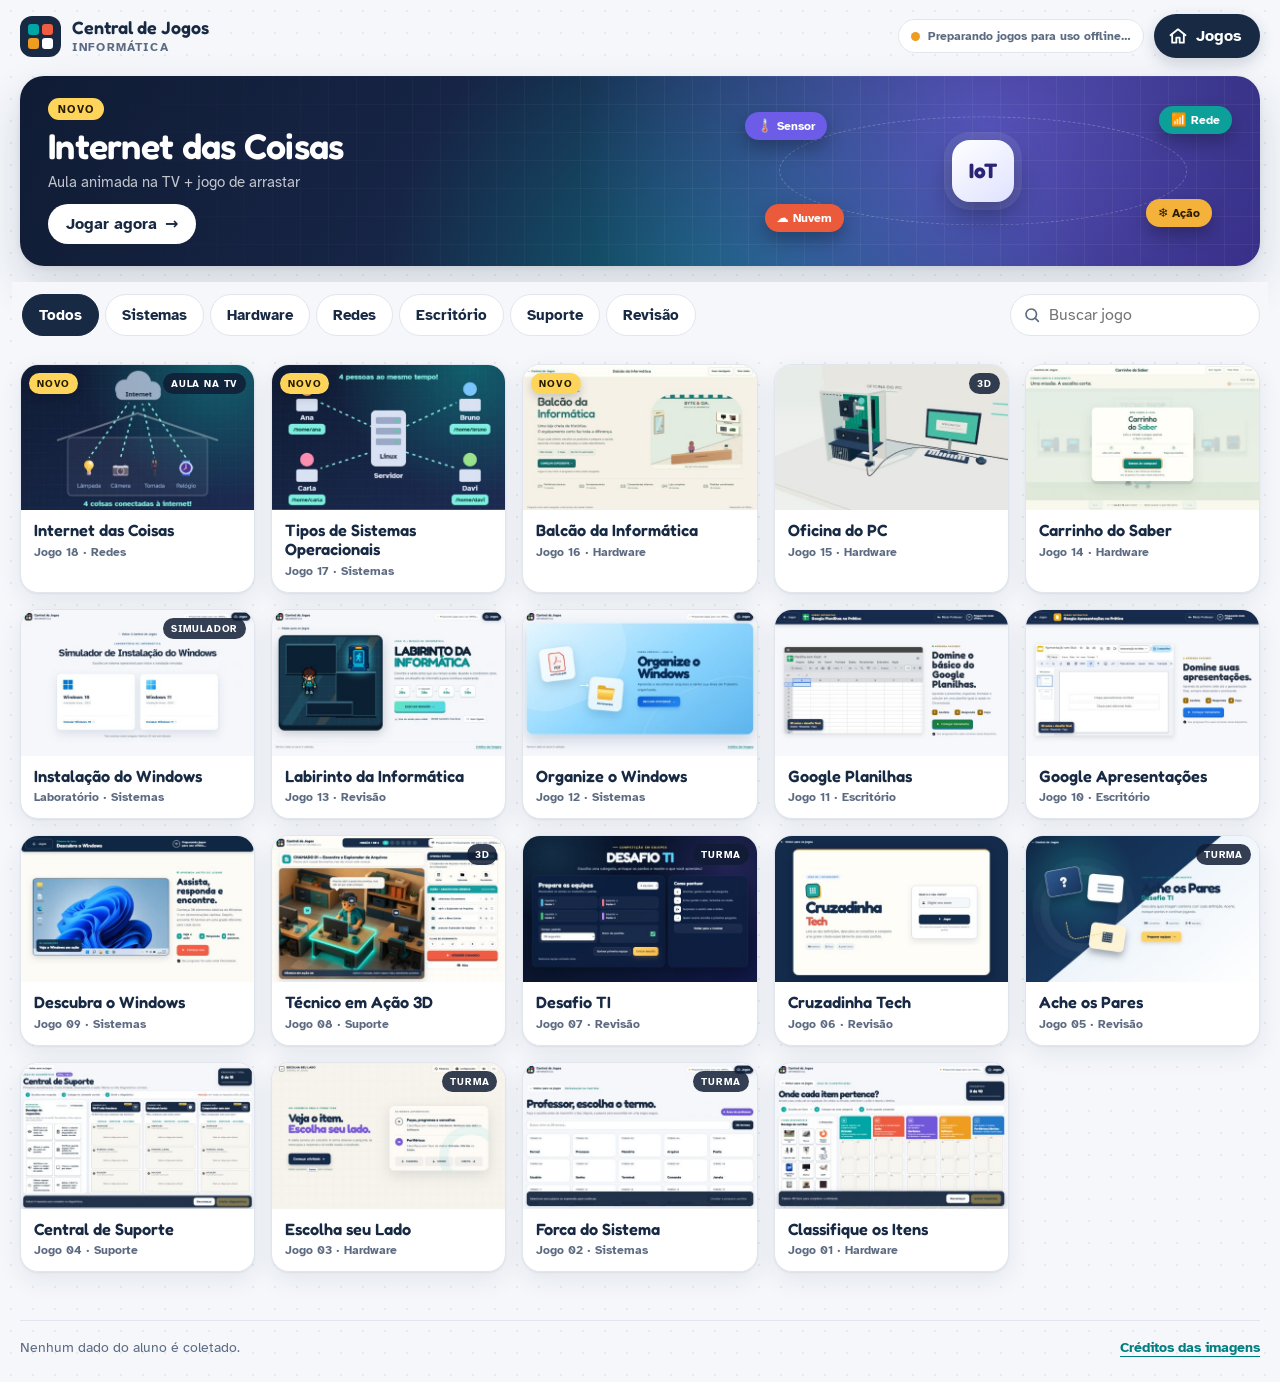
<file: index.html>
<!doctype html>
<html lang="pt-BR">
  <head>
    <meta charset="UTF-8">
    <meta name="viewport" content="width=device-width, initial-scale=1.0">
    <meta name="description" content="Jogos educativos de informática: hardware, sistemas operacionais, suporte técnico e produtividade.">
    <meta name="theme-color" content="#f5f7fb">
    <title>Central de Jogos — Fundamentos de Informática</title>
    <link rel="manifest" href="./manifest.webmanifest">
    <link rel="icon" href="./assets/side-game/icons/apps.svg" type="image/svg+xml">
    <link rel="stylesheet" href="./styles.css?v=2.0.0">
    <link rel="stylesheet" href="./side-game.css?v=1.0.0">
    <link rel="stylesheet" href="./support-game.css?v=2.0.0">
    <link rel="stylesheet" href="./memory-game.css?v=1.0.0">
    <link rel="stylesheet" href="./crossword-game.css?v=1.1.0">
    <link rel="stylesheet" href="./desafio-ti-game.css?v=1.0.0">
    <link rel="stylesheet" href="./windows-discovery-game.css?v=1.0.3">
    <link rel="stylesheet" href="./google-slides-course.css?v=3.0.0">
    <link rel="stylesheet" href="./google-sheets-course.css?v=1.0.6">
    <link rel="stylesheet" href="./windows-file-organizer-game.css?v=1.1.0">
    <link rel="stylesheet" href="./maze-game.css?v=1.1.0">
    <link rel="stylesheet" href="./carrinho-saber.css?v=1.0.0">
    <link rel="stylesheet" href="./balcao-informatica.css?v=1.0.0">
    <link rel="stylesheet" href="./windows-installer.css?v=1.0.0">
    <link rel="stylesheet" href="./tipos-so.css?v=1.2.0">
    <link rel="stylesheet" href="./iot.css?v=1.0.0">
  </head>
  <body>
    <a class="skip-link" href="#main-content">Pular para o conteúdo</a>
    <header class="site-header">
      <a class="brand" href="#/" aria-label="Central de Jogos: página inicial">
        <span class="brand-mark" aria-hidden="true"><span></span><span></span><span></span><span></span></span>
        <span class="brand-copy"><strong>Central de Jogos</strong><small>Informática</small></span>
      </a>
      <div class="header-actions">
        <div id="site-offline-status" class="site-offline-status" data-offline-state="preparing" role="status" aria-live="polite">
          <i class="status-dot" aria-hidden="true"></i><span>Preparando offline…</span><button id="retry-offline" type="button">Tentar de novo</button>
        </div>
        <a class="home-button" href="#/" data-route-link="home">
          <svg viewBox="0 0 24 24" aria-hidden="true"><path d="M3 11 12 4l9 7"/><path d="M5 10v10h5v-6h4v6h5V10"/></svg>
          <span>Jogos</span>
        </a>
      </div>
    </header>

    <main id="main-content">
      <section id="home-screen" class="screen home-screen" data-screen="home">
        <h1 class="visually-hidden">Central de Jogos de Informática</h1>

        <a class="spotlight" href="#/internet-das-coisas">
          <span class="spotlight-copy">
            <span class="tag-new">Novo</span>
            <strong class="spotlight-title">Internet das Coisas</strong>
            <span class="spotlight-text">Aula animada na TV + jogo de arrastar</span>
            <span class="spotlight-cta">Jogar agora <span aria-hidden="true">→</span></span>
          </span>
          <span class="spotlight-art" aria-hidden="true">
            <span class="orbit"></span>
            <span class="core-chip">IoT</span>
            <span class="type-chip t-mono">🌡️ Sensor</span>
            <span class="type-chip t-multi">📶 Rede</span>
            <span class="type-chip t-real">☁️ Nuvem</span>
            <span class="type-chip t-emb">❄️ Ação</span>
          </span>
        </a>

        <div class="library-bar">
          <div class="filters" role="group" aria-label="Filtrar jogos por assunto">
            <button type="button" data-filter="all" aria-pressed="true">Todos</button>
            <button type="button" data-filter="sistemas" aria-pressed="false">Sistemas</button>
            <button type="button" data-filter="hardware" aria-pressed="false">Hardware</button>
            <button type="button" data-filter="redes" aria-pressed="false">Redes</button>
            <button type="button" data-filter="escritorio" aria-pressed="false">Escritório</button>
            <button type="button" data-filter="suporte" aria-pressed="false">Suporte</button>
            <button type="button" data-filter="revisao" aria-pressed="false">Revisão</button>
          </div>
          <label class="game-search">
            <svg viewBox="0 0 24 24" aria-hidden="true"><circle cx="11" cy="11" r="7"/><path d="m16.5 16.5 4 4"/></svg>
            <input id="game-search" type="search" placeholder="Buscar jogo" autocomplete="off" aria-label="Buscar jogo pelo nome">
          </label>
        </div>

        <ul id="game-grid" class="game-grid" aria-label="Jogos, do mais novo ao mais antigo">
          <li data-cat="redes"><a class="game-card" href="#/internet-das-coisas">
            <span class="thumb"><img src="./assets/thumbs/iot.jpg" alt="" loading="lazy"><b class="badge badge-new">Novo</b><b class="badge badge-team">Aula na TV</b></span>
            <span class="card-info"><strong>Internet das Coisas</strong><small>Jogo 18 · Redes</small></span>
          </a></li>
          <li data-cat="sistemas"><a class="game-card" href="#/tipos-de-so">
            <span class="thumb"><img src="./assets/thumbs/tipos-so.jpg" alt="" loading="lazy"><b class="badge badge-new">Novo</b></span>
            <span class="card-info"><strong>Tipos de Sistemas Operacionais</strong><small>Jogo 17 · Sistemas</small></span>
          </a></li>
          <li data-cat="hardware"><a class="game-card" href="#/balcao-da-informatica">
            <span class="thumb"><img src="./assets/thumbs/balcao.jpg" alt="" loading="lazy"><b class="badge badge-new">Novo</b></span>
            <span class="card-info"><strong>Balcão da Informática</strong><small>Jogo 16 · Hardware</small></span>
          </a></li>
          <li data-cat="hardware"><a class="game-card" href="#/oficina-do-pc">
            <span class="thumb"><img src="./assets/thumbs/oficina.jpg" alt="" loading="lazy"><b class="badge badge-3d">3D</b></span>
            <span class="card-info"><strong>Oficina do PC</strong><small>Jogo 15 · Hardware</small></span>
            <small class="game-offline-hint" data-game-offline="oficina-pc">Abra uma vez com internet para jogar offline.</small>
          </a></li>
          <li data-cat="hardware"><a class="game-card" href="#/carrinho-do-saber">
            <span class="thumb"><img src="./assets/thumbs/carrinho.jpg" alt="" loading="lazy"></span>
            <span class="card-info"><strong>Carrinho do Saber</strong><small>Jogo 14 · Hardware</small></span>
          </a></li>
          <li data-cat="sistemas"><a class="game-card" href="#/instalacao-windows">
            <span class="thumb"><img src="./assets/thumbs/instalacao.jpg" alt="" loading="lazy"><b class="badge badge-lab">Simulador</b></span>
            <span class="card-info"><strong>Instalação do Windows</strong><small>Laboratório · Sistemas</small></span>
          </a></li>
          <li data-cat="revisao"><a class="game-card" href="#/labirinto-da-informatica">
            <span class="thumb"><img src="./assets/thumbs/labirinto.jpg" alt="" loading="lazy"></span>
            <span class="card-info"><strong>Labirinto da Informática</strong><small>Jogo 13 · Revisão</small></span>
          </a></li>
          <li data-cat="sistemas"><a class="game-card" href="#/organize-windows">
            <span class="thumb"><img src="./assets/thumbs/organize.jpg" alt="" loading="lazy"></span>
            <span class="card-info"><strong>Organize o Windows</strong><small>Jogo 12 · Sistemas</small></span>
          </a></li>
          <li data-cat="escritorio"><a class="game-card" href="#/google-planilhas">
            <span class="thumb"><img src="./assets/thumbs/planilhas.jpg" alt="" loading="lazy"></span>
            <span class="card-info"><strong>Google Planilhas</strong><small>Jogo 11 · Escritório</small></span>
          </a></li>
          <li data-cat="escritorio"><a class="game-card" href="#/google-apresentacoes">
            <span class="thumb"><img src="./assets/thumbs/apresentacoes.jpg" alt="" loading="lazy"></span>
            <span class="card-info"><strong>Google Apresentações</strong><small>Jogo 10 · Escritório</small></span>
          </a></li>
          <li data-cat="sistemas"><a class="game-card" href="#/descubra-windows">
            <span class="thumb"><img src="./assets/thumbs/descubra.jpg" alt="" loading="lazy"></span>
            <span class="card-info"><strong>Descubra o Windows</strong><small>Jogo 09 · Sistemas</small></span>
          </a></li>
          <li data-cat="suporte"><a class="game-card" href="#/missoes-windows">
            <span class="thumb"><img src="./assets/thumbs/tecnico.jpg" alt="" loading="lazy"><b class="badge badge-3d">3D</b></span>
            <span class="card-info"><strong>Técnico em Ação 3D</strong><small>Jogo 08 · Suporte</small></span>
            <small class="game-offline-hint" data-game-offline="windows-mission">Abra uma vez com internet para jogar offline.</small>
          </a></li>
          <li data-cat="revisao"><a class="game-card" href="#/desafio-ti">
            <span class="thumb"><img src="./assets/thumbs/desafio.jpg" alt="" loading="lazy"><b class="badge badge-team">Turma</b></span>
            <span class="card-info"><strong>Desafio TI</strong><small>Jogo 07 · Revisão</small></span>
          </a></li>
          <li data-cat="revisao"><a class="game-card" href="#/cruzadinha">
            <span class="thumb"><img src="./assets/thumbs/cruzadinha.jpg" alt="" loading="lazy"></span>
            <span class="card-info"><strong>Cruzadinha Tech</strong><small>Jogo 06 · Revisão</small></span>
          </a></li>
          <li data-cat="revisao"><a class="game-card" href="#/ache-os-pares">
            <span class="thumb"><img src="./assets/thumbs/pares.jpg" alt="" loading="lazy"><b class="badge badge-team">Turma</b></span>
            <span class="card-info"><strong>Ache os Pares</strong><small>Jogo 05 · Revisão</small></span>
          </a></li>
          <li data-cat="suporte"><a class="game-card" href="#/suporte-tecnico">
            <span class="thumb"><img src="./assets/thumbs/suporte.jpg" alt="" loading="lazy"></span>
            <span class="card-info"><strong>Central de Suporte</strong><small>Jogo 04 · Suporte</small></span>
          </a></li>
          <li data-cat="hardware"><a class="game-card" href="#/escolha-seu-lado">
            <span class="thumb"><img src="./assets/thumbs/lado.jpg" alt="" loading="lazy"><b class="badge badge-team">Turma</b></span>
            <span class="card-info"><strong>Escolha seu Lado</strong><small>Jogo 03 · Hardware</small></span>
          </a></li>
          <li data-cat="sistemas"><a class="game-card" href="#/forca">
            <span class="thumb"><img src="./assets/thumbs/forca.jpg" alt="" loading="lazy"><b class="badge badge-team">Turma</b></span>
            <span class="card-info"><strong>Forca do Sistema</strong><small>Jogo 02 · Sistemas</small></span>
          </a></li>
          <li data-cat="hardware"><a class="game-card" href="#/classificacao">
            <span class="thumb"><img src="./assets/thumbs/classificacao.jpg" alt="" loading="lazy"></span>
            <span class="card-info"><strong>Classifique os Itens</strong><small>Jogo 01 · Hardware</small></span>
          </a></li>
        </ul>
        <p id="no-games" class="no-games" hidden>Nenhum jogo encontrado. Tente outra palavra.</p>
      </section>

      <section id="classification-screen" class="screen game-screen" data-screen="classification" hidden>
        <div class="game-heading">
          <div>
            <a class="back-link" href="#/">← Voltar para os jogos</a>
            <span class="eyebrow">Jogo de classificação</span>
            <h1>Onde cada item pertence?</h1>
            <p>Arraste cada cartão até um quadrado. No celular ou teclado, selecione o cartão e depois o destino.</p>
          </div>
          <div class="progress-card" aria-live="polite">
            <span>Progresso</span>
            <strong id="classification-progress">0 de 40</strong>
            <div class="progress-track"><span id="classification-progress-bar"></span></div>
          </div>
        </div>

        <aside id="classification-instructions" class="instruction-strip">
          <span class="instruction-number">1</span><p>Escolha um item</p>
          <span aria-hidden="true">→</span>
          <span class="instruction-number">2</span><p>Coloque em uma categoria</p>
          <span aria-hidden="true">→</span>
          <span class="instruction-number">3</span><p>Envie quando completar</p>
        </aside>

        <div class="classification-workspace">
          <section class="items-tray-section" aria-labelledby="tray-title">
            <div class="section-title-row">
              <div><span class="section-label">Itens disponíveis</span><h2 id="tray-title">Bandeja de cartões</h2></div>
              <button id="shuffle-button" class="ghost-button" type="button">↻ Embaralhar</button>
            </div>
            <div id="items-tray" class="items-tray" role="list" aria-describedby="classification-instructions"></div>
          </section>

          <section class="classification-board" aria-label="Categorias e quadrados de classificação">
            <div id="category-grid" class="category-grid"></div>
          </section>
        </div>

        <section id="classification-result" class="result-panel" aria-live="polite" hidden></section>
        <div class="sticky-actions">
          <p id="classification-help">Faltam 40 itens para completar a atividade.</p>
          <div>
            <button id="reset-classification" class="secondary-button" type="button">Recomeçar</button>
            <button id="submit-classification" class="primary-button" type="button" disabled>Enviar respostas</button>
          </div>
        </div>
      </section>

      <section id="hangman-screen" class="screen game-screen" data-screen="hangman" hidden>
        <div id="hangman-app"></div>
      </section>

      <section id="side-game-screen" class="screen" data-screen="side-game" hidden>
        <div id="side-game-app"></div>
      </section>

      <section id="support-game-screen" class="screen game-screen" data-screen="support-game" hidden>
        <div id="support-game-app"></div>
      </section>

      <section id="memory-game-screen" class="screen" data-screen="memory-game" hidden>
        <div id="memory-game-app"></div>
      </section>

      <section id="crossword-game-screen" class="screen" data-screen="crossword-game" hidden>
        <div id="crossword-game-app"></div>
      </section>

      <section id="desafio-ti-screen" class="screen" data-screen="desafio-ti" hidden>
        <div id="desafio-ti-app"></div>
      </section>

      <section id="windows-mission-screen" class="screen" data-screen="windows-mission" hidden>
        <div id="windows-mission-app"></div>
      </section>

      <section id="windows-discovery-screen" class="screen" data-screen="windows-discovery" hidden>
        <div id="windows-discovery-app"></div>
      </section>

      <section id="google-slides-course-screen" class="screen" data-screen="google-slides-course" hidden>
        <div id="google-slides-course-app"></div>
      </section>

      <section id="google-sheets-course-screen" class="screen" data-screen="google-sheets-course" hidden>
        <div id="google-sheets-course-app"></div>
      </section>

      <section id="windows-file-organizer-screen" class="screen" data-screen="windows-file-organizer" hidden>
        <div id="windows-file-organizer-app"></div>
      </section>

      <section id="carrinho-saber-screen" class="screen" data-screen="carrinho-saber" hidden>
        <div id="carrinho-saber-app"></div>
      </section>
      <section id="maze-game-screen" class="screen" data-screen="maze-game" hidden>
        <div id="maze-game-app"></div>
      </section>

      <section id="windows-installer-screen" class="screen windows-installer-screen" data-screen="windows-installer" hidden>
        <div id="windows-installer-app"></div>
      </section>
      <section id="oficina-pc-screen" class="screen" data-screen="oficina-pc" hidden><div id="oficina-pc-app"></div></section>
      <section id="balcao-informatica-screen" class="screen" data-screen="balcao-informatica" hidden><div id="balcao-informatica-app"></div></section>
      <section id="tipos-so-screen" class="screen" data-screen="tipos-so" hidden><div id="tipos-so-app"></div></section>
      <section id="iot-screen" class="screen" data-screen="iot" hidden><div id="iot-app"></div></section>
    </main>

    <footer class="site-footer">
      <p>Nenhum dado do aluno é coletado.</p>
      <button id="open-credits" class="text-button" type="button">Créditos das imagens</button>
    </footer>

    <dialog id="credits-dialog" class="credits-dialog">
      <div class="dialog-header">
        <div><span class="section-label">Transparência</span><h2>Créditos das imagens</h2></div>
        <button id="close-credits" class="icon-button" type="button" aria-label="Fechar créditos">×</button>
      </div>
      <p>As imagens ficam armazenadas no próprio site. Consulte abaixo a fonte e a licença registradas no download.</p>
      <div id="credits-list" class="credits-list"></div>
    </dialog>

    <div id="toast" class="toast" role="status" aria-live="polite"></div>
    <script src="./js/credits-data.js?v=1.0.5"></script>
    <script src="./js/data.js?v=1.0.5"></script>
    <script type="module" src="./js/app.js?v=4.1.0"></script>
  </body>
</html>
</file>
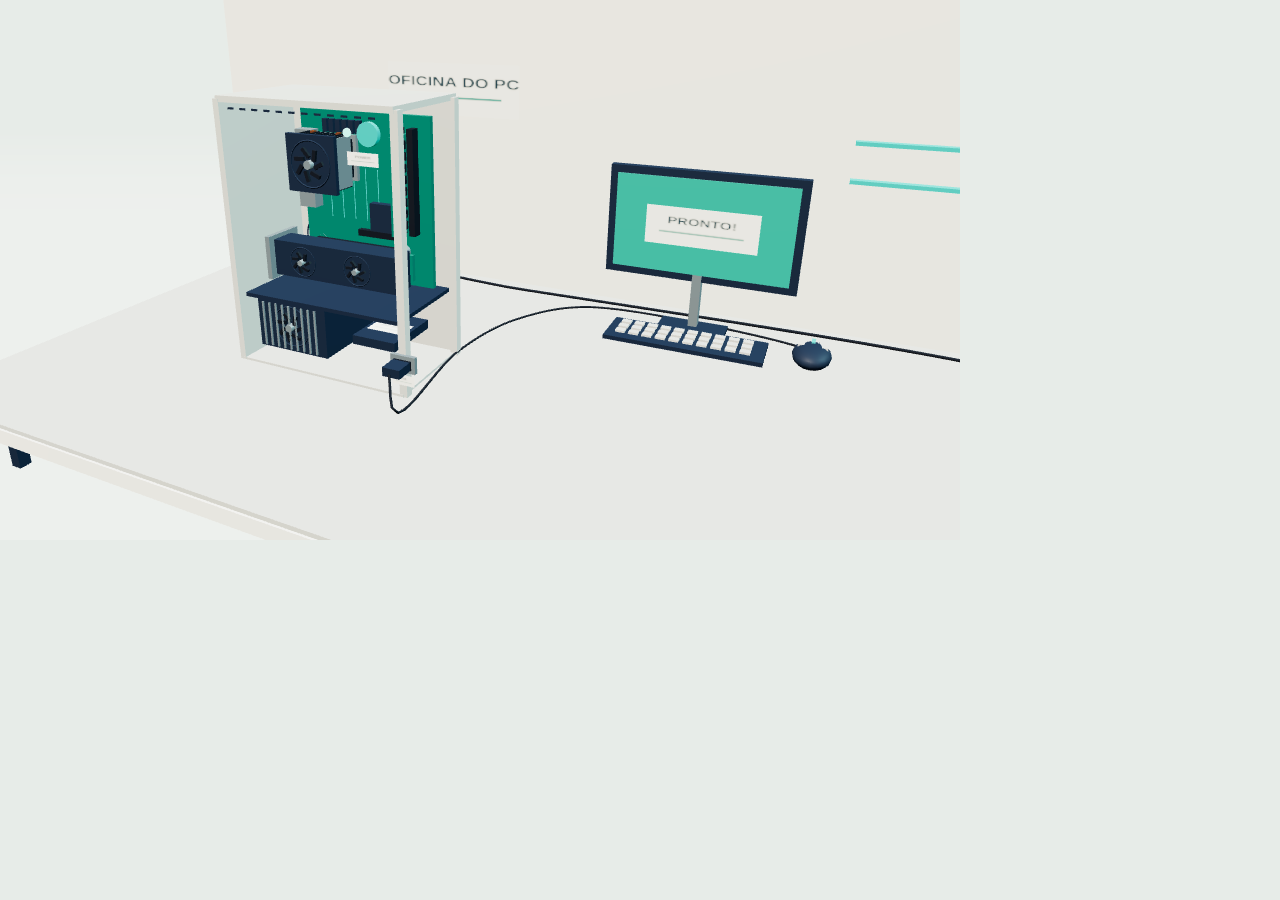
<file: scripts/oficina-preview.html>
<!doctype html><html lang="pt-BR"><meta charset="utf-8"><title>Prévia 3D da Oficina</title><style>html,body{margin:0;background:#e7ece8}main{width:960px;height:540px}canvas{width:100%;height:100%;display:block}</style><main><canvas></canvas></main><script type="module">
import { WorkshopScene } from '../js/oficina-pc-scene.mjs';
import { createState } from '../js/oficina-pc-core.mjs';
import { INSTALL_ORDER } from '../js/oficina-pc-data.mjs';
const preview = new WorkshopScene(document.querySelector('main'), { reducedMotion: true });
preview.sync({ ...createState(), phase: 'POWER_ON', installed: [...INSTALL_ORDER.filter(id => id !== 'hdd'), 'ssd'], plugged: true, mouseConnected: true, powered: true });
preview.navigation.computer();
addEventListener('pagehide', () => preview.destroy(), { once: true });
</script></html>
</file>
<file: styles.css>
@font-face {
  font-family: "Atkinson Hyperlegible";
  font-style: normal;
  font-weight: 400;
  font-display: swap;
  src: url("./assets/fonts/atkinson-hyperlegible-400-latin.woff2") format("woff2");
}

@font-face {
  font-family: "Atkinson Hyperlegible";
  font-style: normal;
  font-weight: 700;
  font-display: swap;
  src: url("./assets/fonts/atkinson-hyperlegible-700-latin.woff2") format("woff2");
}

@font-face {
  font-family: "Fredoka";
  font-style: normal;
  font-weight: 500 700;
  font-display: swap;
  src: url("./assets/fonts/fredoka-500-700-latin.woff2") format("woff2");
}

:root {
  --ink: #182a43;
  --muted: #5d6b82;
  --paper: #f5f7fb;
  --surface: #ffffff;
  --cream: #f5f0e5;
  --line: #e1e6ee;
  --teal: #00a6a6;
  --teal-dark: #007f82;
  --coral: #ee5d41;
  --purple: #7157d9;
  --gold: #ef9d21;
  --blue: #2379ca;
  --green: #198754;
  --red: #d83838;
  --accent: #5b4bdb;
  --shadow: 0 1px 2px rgba(24, 42, 67, 0.06), 0 8px 24px rgba(24, 42, 67, 0.08);
  --shadow-lg: 0 2px 6px rgba(24, 42, 67, 0.08), 0 20px 44px rgba(24, 42, 67, 0.16);
  --radius-lg: 24px;
  --radius-md: 18px;
  --radius-sm: 12px;
  --page: min(1240px, calc(100% - 32px));
  font-family: "Atkinson Hyperlegible", system-ui, sans-serif;
  color: var(--ink);
  background: var(--paper);
  font-synthesis: none;
}

* { box-sizing: border-box; }

html { scroll-behavior: smooth; }

body {
  min-width: 320px;
  min-height: 100vh;
  margin: 0;
  overflow-x: hidden;
  background: radial-gradient(rgba(24, 42, 67, 0.07) 1px, transparent 1.2px) 0 0 / 22px 22px, var(--paper);
}

body::before {
  content: "";
  position: absolute;
  inset: 0 0 auto;
  z-index: -1;
  height: 420px;
  background:
    radial-gradient(ellipse 60% 70% at 15% 0%, rgba(91, 75, 219, 0.10), transparent 70%),
    radial-gradient(ellipse 50% 60% at 90% 10%, rgba(0, 166, 166, 0.10), transparent 70%);
  pointer-events: none;
}

button, a { -webkit-tap-highlight-color: transparent; }
button { font: inherit; }
a { color: inherit; }
img { display: block; max-width: 100%; }
[hidden] { display: none !important; }

:focus-visible {
  outline: 4px solid #ffd45a;
  outline-offset: 3px;
}

.visually-hidden {
  position: absolute !important;
  width: 1px;
  height: 1px;
  overflow: hidden;
  clip: rect(0 0 0 0);
  white-space: nowrap;
}

.skip-link {
  position: fixed;
  top: 10px;
  left: 10px;
  z-index: 1000;
  padding: 10px 16px;
  color: #fff;
  background: var(--ink);
  border-radius: 10px;
  transform: translateY(-150%);
}
.skip-link:focus { transform: translateY(0); }

/* Cabeçalho */
.site-header {
  position: relative;
  z-index: 30;
  display: flex;
  align-items: center;
  justify-content: space-between;
  gap: 14px;
  width: var(--page);
  margin: 0 auto;
  padding: 14px 0;
}

.brand {
  display: inline-flex;
  gap: 11px;
  align-items: center;
  min-width: 0;
  text-decoration: none;
}
.brand-copy { display: grid; line-height: 1.05; }
.brand-copy strong { font-family: "Fredoka", sans-serif; font-size: 1.12rem; font-weight: 600; }
.brand-copy small { margin-top: 3px; color: var(--muted); font-size: .72rem; font-weight: 700; letter-spacing: .1em; text-transform: uppercase; }
.brand-mark {
  display: grid;
  flex: none;
  grid-template-columns: repeat(2, 11px);
  gap: 3px;
  padding: 8px;
  background: var(--ink);
  border-radius: 12px;
  transition: transform .3s ease;
}
.brand:hover .brand-mark { transform: rotate(-8deg); }
.brand-mark span { width: 11px; height: 11px; border-radius: 3px; }
.brand-mark span:nth-child(1) { background: var(--teal); }
.brand-mark span:nth-child(2) { background: var(--coral); }
.brand-mark span:nth-child(3) { background: var(--gold); }
.brand-mark span:nth-child(4) { background: #fff; }

.header-actions { display: flex; align-items: center; gap: 10px; min-width: 0; }

.home-button {
  display: inline-flex;
  flex: none;
  align-items: center;
  gap: 8px;
  min-height: 44px;
  padding: 0 18px 0 14px;
  color: #fff;
  background: var(--ink);
  border-radius: 999px;
  font-weight: 700;
  text-decoration: none;
  box-shadow: 0 6px 16px rgba(24, 42, 67, .18);
  transition: transform .18s ease, box-shadow .18s ease;
}
.home-button:hover { transform: translateY(-2px); box-shadow: 0 10px 22px rgba(24, 42, 67, .22); }
.home-button svg, .game-search svg { width: 20px; height: 20px; fill: none; stroke: currentColor; stroke-width: 2.2; stroke-linecap: round; stroke-linejoin: round; }

.site-offline-status {
  display: inline-flex;
  align-items: center;
  gap: 8px;
  min-width: 0;
  max-width: 270px;
  min-height: 34px;
  padding: 0 12px;
  color: var(--muted);
  background: var(--surface);
  border: 1px solid var(--line);
  border-radius: 999px;
  font-size: .78rem;
  font-weight: 700;
}
.site-offline-status span { overflow: hidden; text-overflow: ellipsis; white-space: nowrap; }
.status-dot { flex: none; width: 9px; height: 9px; background: var(--gold); border-radius: 50%; animation: status-pulse 1.4s ease-in-out infinite; }
.site-offline-status button { display: none; flex: none; min-height: 26px; padding: 0 9px; color: inherit; background: transparent; border: 1px solid currentColor; border-radius: 999px; font-size: .74rem; font-weight: 700; cursor: pointer; }
.site-offline-status[data-offline-state="error"] button { display: inline-flex; align-items: center; }
.site-offline-status[data-offline-state="ready"] { color: #176f46; }
.site-offline-status[data-offline-state="ready"] .status-dot { background: #22a565; animation: none; }
.site-offline-status[data-offline-state="error"] { color: var(--red); border-color: #efc4bd; }
.site-offline-status[data-offline-state="error"] .status-dot { background: var(--red); animation: none; }

main { width: var(--page); margin: 0 auto; }
.screen { min-height: calc(100vh - 150px); }

/* Início */
.home-screen { display: grid; grid-template-columns: minmax(0, 1fr); align-content: start; gap: 16px; padding: 4px 0 48px; }

.spotlight {
  position: relative;
  isolation: isolate;
  display: grid;
  grid-template-columns: minmax(0, 1fr) minmax(250px, 42%);
  align-items: center;
  min-height: 160px;
  padding: 22px 28px;
  overflow: hidden;
  color: #fff;
  text-decoration: none;
  background:
    radial-gradient(circle at 78% 30%, rgba(129, 112, 255, .55), transparent 42%),
    radial-gradient(circle at 58% 130%, rgba(0, 190, 178, .42), transparent 48%),
    linear-gradient(120deg, #101c34 0%, #1b2a52 58%, #2b2474 100%);
  border-radius: var(--radius-lg);
  box-shadow: var(--shadow-lg);
}
.spotlight::before {
  content: "";
  position: absolute;
  inset: 0;
  z-index: -1;
  background-image: linear-gradient(rgba(255,255,255,.05) 1px, transparent 1px), linear-gradient(90deg, rgba(255,255,255,.05) 1px, transparent 1px);
  background-size: 28px 28px;
  mask-image: linear-gradient(90deg, transparent, #000 60%);
}
.spotlight-copy { display: grid; justify-items: start; gap: 7px; }
.tag-new { padding: 4px 10px; color: #251c00; background: #ffd45a; border-radius: 999px; font-size: .7rem; font-weight: 700; letter-spacing: .12em; text-transform: uppercase; }
.spotlight-title { font-family: "Fredoka", sans-serif; font-size: clamp(1.45rem, 2.8vw, 2.25rem); font-weight: 600; line-height: 1.05; letter-spacing: -.02em; }
.spotlight-text { color: rgba(255,255,255,.74); font-size: .96rem; }
.spotlight-cta { display: inline-flex; align-items: center; gap: 8px; margin-top: 6px; padding: 10px 18px; color: var(--ink); background: #fff; border-radius: 999px; font-weight: 700; transition: transform .2s ease; }
.spotlight-cta span { transition: transform .2s ease; }
.spotlight:hover .spotlight-cta { transform: translateY(-2px); }
.spotlight:hover .spotlight-cta span { transform: translateX(4px); }

.spotlight-art { position: relative; height: 140px; }
.orbit { position: absolute; left: 50%; top: 50%; width: 82%; height: 78%; border: 1.5px dashed rgba(255,255,255,.22); border-radius: 50%; transform: translate(-50%, -50%); }
.core-chip {
  position: absolute;
  left: 50%;
  top: 50%;
  display: grid;
  place-items: center;
  width: 62px;
  height: 62px;
  color: #2b2474;
  background: linear-gradient(145deg, #fff, #dfe2ff);
  border-radius: 18px;
  font: 700 1.3rem "Fredoka", sans-serif;
  box-shadow: 0 0 0 8px rgba(255,255,255,.08), 0 12px 30px rgba(0,0,0,.35);
  transform: translate(-50%, -50%);
}
.type-chip { position: absolute; padding: 6px 12px; color: #fff; border-radius: 999px; font-size: .78rem; font-weight: 700; white-space: nowrap; box-shadow: 0 8px 18px rgba(0,0,0,.28); animation: chip-float 4.5s ease-in-out infinite; }
.t-mono { left: 2%; top: 8%; background: #6c5ce7; }
.t-multi { right: 0; top: 4%; background: #0d9f9a; animation-delay: -1.1s; }
.t-real { left: 6%; bottom: 6%; background: #ec5a3c; animation-delay: -2.2s; }
.t-emb { right: 4%; bottom: 10%; color: #2a1d00; background: #f4b23a; animation-delay: -3.3s; }

.library-bar {
  position: sticky;
  top: 0;
  z-index: 20;
  display: flex;
  align-items: center;
  justify-content: space-between;
  gap: 12px;
  margin: 0 -8px;
  padding: 10px 8px;
  background: var(--paper);
}
.filters { display: flex; gap: 6px; min-width: 0; padding: 2px; overflow-x: auto; scrollbar-width: none; }
.filters::-webkit-scrollbar { display: none; }
.filters button {
  flex: none;
  min-height: 42px;
  padding: 0 16px;
  color: var(--ink);
  background: var(--surface);
  border: 1px solid var(--line);
  border-radius: 999px;
  font-size: .92rem;
  font-weight: 700;
  cursor: pointer;
  transition: background .15s ease, color .15s ease, border-color .15s ease;
}
.filters button:hover { border-color: #c3ccda; }
.filters button[aria-pressed="true"] { color: #fff; background: var(--ink); border-color: var(--ink); }
.game-search { position: relative; flex: 0 1 250px; color: var(--muted); }
.game-search svg { position: absolute; top: 50%; left: 13px; width: 18px; height: 18px; transform: translateY(-50%); pointer-events: none; }
.game-search input { width: 100%; min-height: 42px; padding: 0 14px 0 38px; color: var(--ink); background: var(--surface); border: 1px solid var(--line); border-radius: 999px; font: inherit; }
.game-search input:focus { border-color: var(--accent); outline: none; box-shadow: 0 0 0 4px rgba(91, 75, 219, .16); }

.game-grid { display: grid; grid-template-columns: repeat(auto-fill, minmax(205px, 1fr)); gap: 16px; margin: 0; padding: 0; list-style: none; }
.game-card {
  display: flex;
  flex-direction: column;
  height: 100%;
  overflow: hidden;
  color: var(--ink);
  text-decoration: none;
  background: var(--surface);
  border: 1px solid var(--line);
  border-radius: var(--radius-md);
  box-shadow: var(--shadow);
  transition: transform .22s ease, box-shadow .22s ease, border-color .22s ease;
}
.game-card:hover { transform: translateY(-4px); border-color: #cdd5e2; box-shadow: var(--shadow-lg); }
.game-card:active { transform: translateY(-1px) scale(.99); }
.thumb { position: relative; aspect-ratio: 16 / 10; overflow: hidden; background: linear-gradient(135deg, #e5e9f2, #d6deeb); }
.thumb img { width: 100%; height: 100%; object-fit: cover; transition: transform .4s ease; }
.game-card:hover .thumb img { transform: scale(1.05); }
.badge { position: absolute; top: 8px; padding: 4px 8px; border-radius: 999px; font-size: .64rem; font-weight: 700; letter-spacing: .08em; text-transform: uppercase; }
.badge-new { left: 8px; color: #251c00; background: #ffd45a; box-shadow: 0 4px 10px rgba(0,0,0,.18); }
.badge-3d, .badge-team, .badge-lab { right: 8px; color: #fff; background: rgba(16, 28, 52, .84); }
.card-info { display: grid; gap: 4px; padding: 11px 13px 13px; }
.card-info strong { font-family: "Fredoka", sans-serif; font-size: 1.02rem; font-weight: 600; line-height: 1.15; }
.card-info small { color: var(--muted); font-size: .76rem; font-weight: 700; }
.game-offline-hint { display: none; margin: -6px 13px 11px; color: var(--muted); font-size: .7rem; }
.game-offline-hint[data-state] { display: block; }
.game-offline-hint[data-state="ready"] { color: #176f46; }
.no-games { margin: 8px 0; padding: 26px; color: var(--muted); text-align: center; background: var(--surface); border: 1px dashed var(--line); border-radius: var(--radius-md); font-weight: 700; }

.lazy-game-loading { min-height: 55vh; display: grid; place-content: center; padding: 30px; text-align: center; color: #254f47; }
.lazy-game-loading h1 { font-family: "Fredoka", sans-serif; }
.lazy-game-loading progress { width: 220px; accent-color: #168e7d; }
.lazy-game-loading a { margin-top: 16px; }

@keyframes chip-float { 50% { transform: translateY(-7px); } }
@keyframes status-pulse { 50% { opacity: .35; } }

/* Componentes compartilhados pelos jogos */
.eyebrow, .section-label {
  display: inline-flex;
  align-items: center;
  gap: 8px;
  color: var(--teal-dark);
  font-size: .75rem;
  font-weight: 700;
  letter-spacing: .13em;
  text-transform: uppercase;
}
.live-dot { width: 9px; height: 9px; background: var(--teal); border-radius: 50%; box-shadow: 0 0 0 6px rgba(0,166,166,.13); }
.game-heading h1, .hangman-heading h1 {
  margin: 18px 0 20px;
  font-family: "Fredoka", sans-serif;
  font-size: clamp(2.75rem, 5.4vw, 5.7rem);
  line-height: .94;
  letter-spacing: -.045em;
}

.primary-button, .secondary-button, .ghost-button, .text-button, .icon-button {
  border: 0;
  cursor: pointer;
}
.primary-button, .secondary-button {
  display: inline-flex;
  align-items: center;
  justify-content: center;
  gap: 12px;
  min-height: 48px;
  padding: 12px 19px;
  border-radius: 13px;
  font-weight: 700;
  text-decoration: none;
  transition: transform .18s ease, box-shadow .18s ease, opacity .18s ease;
}
.primary-button { color: #fff; background: var(--ink); box-shadow: 0 7px 0 #0d1929; }
.primary-button:hover:not(:disabled) { transform: translateY(-2px); box-shadow: 0 9px 0 #0d1929; }
.primary-button:active:not(:disabled) { transform: translateY(5px); box-shadow: 0 2px 0 #0d1929; }
.primary-button:disabled { cursor: not-allowed; opacity: .43; box-shadow: none; }
.secondary-button { color: var(--ink); background: #fff; border: 2px solid var(--ink); }
.secondary-button:hover { background: var(--cream); }
.ghost-button { padding: 10px 14px; color: var(--ink); background: transparent; border: 1px solid var(--line); border-radius: 12px; font-weight: 700; }
.ghost-button:hover { background: var(--cream); }
.text-button { padding: 0; color: var(--teal-dark); background: transparent; font-weight: 700; text-decoration: underline; text-underline-offset: 4px; }
.icon-button { display: grid; place-items: center; width: 42px; height: 42px; color: var(--ink); background: var(--cream); border-radius: 50%; font-size: 1.7rem; }

.game-screen { padding: 46px 0 110px; }
#classification-screen.game-screen { padding-top: 18px; }
#classification-screen .back-link { margin-bottom: 10px; }
#classification-screen .game-heading { align-items: center; gap: 20px; }
#classification-screen .game-heading h1 { margin: 5px 0; font-size: clamp(2rem, 4vw, 3.35rem); }
#classification-screen .game-heading p { font-size: .92rem; line-height: 1.35; }
.game-heading { display: grid; grid-template-columns: minmax(0,1fr) auto; gap: 36px; align-items: end; }
.game-heading h1, .hangman-heading h1 { margin: 12px 0 10px; font-size: clamp(2.4rem, 5vw, 4.7rem); }
.game-heading p, .hangman-heading p { max-width: 740px; margin: 0; color: var(--muted); font-size: 1.05rem; line-height: 1.55; }
.back-link { display: flex; align-items: center; gap: 6px; width: fit-content; min-height: 40px; margin-bottom: 22px; padding: 0 16px; color: var(--ink); background: var(--surface); border: 1px solid var(--line); border-radius: 999px; font-weight: 700; text-decoration: none; transition: border-color .15s ease, transform .15s ease; }
.back-link:hover { border-color: #c3ccda; transform: translateX(-2px); }
.progress-card { width: 210px; padding: 20px; background: var(--ink); color: #fff; border-radius: 18px; box-shadow: var(--shadow); }
.progress-card span { display: block; font-size: .75rem; letter-spacing: .12em; text-transform: uppercase; opacity: .75; }
.progress-card strong { display: block; margin: 6px 0 12px; font-family: "Fredoka", sans-serif; font-size: 1.35rem; }
.progress-track { height: 7px; overflow: hidden; background: rgba(255,255,255,.2); border-radius: 999px; }
.progress-track span { width: 0; height: 100%; background: var(--teal); border-radius: inherit; transition: width .3s ease; }

.instruction-strip { display: flex; align-items: center; gap: 12px; margin: 34px 0; padding: 14px 18px; color: var(--muted); background: #fff; border: 1px solid var(--line); border-radius: 16px; }
#classification-screen .instruction-strip { margin: 12px 0; padding: 9px 13px; font-size: .84rem; }
.instruction-strip p { margin: 0; font-weight: 700; }
.instruction-number { display: grid; place-items: center; flex: 0 0 auto; width: 28px; height: 28px; color: #fff; background: var(--teal); border-radius: 50%; font-weight: 700; }

.classification-workspace {
  display: grid;
  grid-template-columns: minmax(285px, 320px) minmax(0, 1fr);
  gap: 14px;
  height: max(430px, calc(100vh - 286px));
  max-height: 650px;
  min-height: 0;
}
.items-tray-section { position: relative; z-index: 10; margin-bottom: 26px; padding: 22px; background: rgba(255,255,255,.92); border: 1px solid var(--line); border-radius: 22px; box-shadow: 0 8px 24px rgba(24,42,67,.07); }
.classification-workspace .items-tray-section {
  display: grid;
  grid-template-rows: auto minmax(0, 1fr);
  height: 100%;
  min-height: 0;
  margin: 0;
  padding: 12px;
  overflow: hidden;
}
.section-title-row { display: flex; align-items: center; justify-content: space-between; gap: 20px; margin-bottom: 16px; }
.classification-workspace .section-title-row { gap: 8px; margin-bottom: 10px; }
.section-title-row h2 { margin: 3px 0 0; font-family: "Fredoka", sans-serif; font-size: 1.3rem; }
.classification-workspace .section-title-row h2 { font-size: 1.05rem; }
.classification-workspace .section-title-row .ghost-button { padding: 8px 9px; font-size: .72rem; white-space: nowrap; }
.items-tray { display: grid; grid-template-columns: repeat(8, minmax(94px, 1fr)); gap: 10px; min-height: 130px; }
.classification-workspace .items-tray {
  grid-template-columns: repeat(3, minmax(0, 1fr));
  grid-auto-rows: 86px;
  gap: 7px;
  min-height: 0;
  padding: 3px 4px 6px 2px;
  overflow-x: hidden;
  overflow-y: auto;
  scrollbar-gutter: stable;
}
.items-tray.is-empty { display: grid; place-items: center; min-height: 100px; color: var(--muted); border: 2px dashed var(--line); border-radius: 16px; }
.classification-workspace .items-tray.is-empty { min-height: 0; }

.item-card {
  position: relative;
  display: grid;
  grid-template-rows: minmax(68px, 1fr) auto;
  min-width: 0;
  min-height: 118px;
  padding: 7px;
  color: var(--ink);
  background: #fff;
  border: 2px solid #cfd5da;
  border-radius: 13px;
  box-shadow: 0 5px 0 #cfd5da;
  cursor: grab;
  user-select: none;
  transition: transform .16s ease, border-color .16s ease, box-shadow .16s ease;
}
.item-card:hover { transform: translateY(-3px); border-color: var(--teal); box-shadow: 0 8px 0 rgba(0,166,166,.25); }
.item-card:active { cursor: grabbing; }
.item-card.is-selected { border-color: #ffbc2f; box-shadow: 0 0 0 4px rgba(255,188,47,.25), 0 5px 0 #d59d24; animation: card-pulse .7s ease; }
.item-card.is-locked { cursor: default; }
.item-card.is-correct { border-color: var(--green); box-shadow: 0 5px 0 #a5d7be; }
.item-card.is-wrong { border-color: var(--red); box-shadow: 0 5px 0 #f0aaaa; animation: shake .35s ease; }
.item-card.dragging { opacity: .4; transform: scale(.96); }
.item-card img { width: 100%; height: 68px; object-fit: contain; border-radius: 8px; background: #fff; pointer-events: none; }
.item-card span.item-name { display: grid; place-items: center; min-height: 34px; padding: 5px 2px 1px; font-size: .74rem; font-weight: 700; line-height: 1.05; text-align: center; overflow-wrap: anywhere; }
.classification-workspace .item-card {
  grid-template-rows: minmax(38px, 1fr) auto;
  min-height: 0;
  height: 100%;
  padding: 4px;
  border-radius: 10px;
  box-shadow: 0 3px 0 #cfd5da;
}
.classification-workspace .item-card img { height: 42px; border-radius: 6px; }
.classification-workspace .item-card span.item-name { min-height: 26px; padding-top: 3px; font-size: .63rem; }
.feedback-badge { position: absolute; top: -9px; right: -9px; z-index: 3; display: grid; place-items: center; width: 28px; height: 28px; color: #fff; border: 3px solid #fff; border-radius: 50%; font-weight: 700; }
.feedback-badge.correct { background: var(--green); }
.feedback-badge.wrong { background: var(--red); }

.classification-board { min-width: 0; min-height: 0; overflow: auto; }
.category-grid { display: grid; grid-template-columns: repeat(5, minmax(0,1fr)); gap: 14px; }
.classification-workspace .category-grid { height: 100%; gap: 8px; }
.category-panel { --category-color: var(--teal); overflow: hidden; background: rgba(255,255,255,.76); border: 1px solid var(--line); border-radius: 20px; }
.classification-workspace .category-panel { display: grid; grid-template-rows: auto minmax(0, 1fr); min-width: 0; height: 100%; border-radius: 14px; }
.category-header { min-height: 166px; padding: 18px; color: #fff; background: var(--category-color); }
.classification-workspace .category-header { min-height: 0; padding: 9px; }
.category-icon { display: grid; place-items: center; width: 45px; height: 45px; margin-bottom: 18px; background: rgba(255,255,255,.18); border: 1px solid rgba(255,255,255,.35); border-radius: 12px; font-family: "Fredoka", sans-serif; font-size: .8rem; }
.classification-workspace .category-icon { width: 30px; height: 30px; margin-bottom: 6px; border-radius: 8px; font-size: .62rem; }
.category-header small { display: block; font-size: .65rem; font-weight: 700; letter-spacing: .12em; text-transform: uppercase; opacity: .83; }
.category-header h3 { min-height: 42px; margin: 5px 0 8px; font-family: "Fredoka", sans-serif; font-size: 1.35rem; line-height: 1; }
.classification-workspace .category-header h3 { min-height: 0; margin: 4px 0; font-size: .96rem; }
.category-header p { margin: 0; font-size: .76rem; line-height: 1.25; opacity: .92; }
.classification-workspace .category-header p { font-size: .62rem; line-height: 1.15; }
.category-slots { display: grid; grid-template-columns: repeat(2, minmax(0,1fr)); gap: 9px; padding: 12px; }
.classification-workspace .category-slots { grid-template-rows: repeat(4, minmax(72px, 1fr)); gap: 5px; min-height: 0; padding: 6px; overflow-y: auto; }
.category-slot { position: relative; display: grid; place-items: stretch; min-width: 0; min-height: 128px; padding: 0; background: #f7f5ef; border: 2px dashed #c7c4bb; border-radius: 14px; cursor: pointer; transition: background .16s ease, border-color .16s ease, transform .16s ease; }
.classification-workspace .category-slot { min-height: 72px; border-radius: 9px; }
.category-slot::before { content: attr(data-number); position: absolute; top: 7px; left: 8px; color: #a3a096; font-size: .65rem; font-weight: 700; }
.classification-workspace .category-slot::before { top: 4px; left: 5px; font-size: .55rem; }
.category-slot:hover, .category-slot.drag-over { background: color-mix(in srgb, var(--category-color) 10%, #fff); border-color: var(--category-color); transform: scale(1.015); }
.category-slot .item-card { width: 100%; height: 100%; min-height: 124px; border-color: var(--category-color); box-shadow: none; }
.classification-workspace .category-slot .item-card { min-height: 0; }
.category-slot .item-card:hover { transform: none; box-shadow: none; }
.correct-answer-note { margin: 7px 2px 0; padding: 5px 6px; color: var(--red); background: #fff2f2; border-radius: 7px; font-size: .64rem; font-weight: 700; line-height: 1.1; text-align: center; }

.sticky-actions { position: sticky; z-index: 20; bottom: 16px; display: flex; align-items: center; justify-content: space-between; gap: 20px; margin-top: 28px; padding: 16px 18px; background: rgba(24,42,67,.96); color: #fff; border: 1px solid rgba(255,255,255,.18); border-radius: 18px; box-shadow: 0 12px 35px rgba(24,42,67,.28); backdrop-filter: blur(10px); }
.sticky-actions p { margin: 0; color: rgba(255,255,255,.8); }
.sticky-actions > div { display: flex; gap: 10px; }
.sticky-actions .secondary-button { border-color: #fff; }
.sticky-actions .primary-button { color: var(--ink); background: #ffd45a; box-shadow: 0 6px 0 #b58b21; }
.sticky-actions .primary-button:active:not(:disabled) { box-shadow: 0 2px 0 #b58b21; }

.result-panel { margin-top: 28px; padding: 28px; background: #fff; border: 2px solid var(--ink); border-radius: 22px; box-shadow: 8px 8px 0 rgba(24,42,67,.16); }
.result-panel .result-grid { display: grid; grid-template-columns: auto 1fr; gap: 22px; align-items: center; }
.result-score { display: grid; place-items: center; width: 112px; height: 112px; color: #fff; background: var(--ink); border-radius: 50%; }
.result-score strong { font-family: "Fredoka", sans-serif; font-size: 2.1rem; }
.result-panel h2 { margin: 0 0 6px; font-family: "Fredoka", sans-serif; font-size: 1.9rem; }
.result-panel p { margin: 0; color: var(--muted); }

/* Hangman */
.hangman-heading { display: grid; grid-template-columns: 1fr auto; gap: 30px; align-items: end; margin-bottom: 28px; }
.teacher-badge { display: inline-flex; align-items: center; gap: 8px; padding: 10px 13px; color: #fff; background: var(--purple); border-radius: 999px; font-weight: 700; }
.teacher-badge::before { content: ""; width: 8px; height: 8px; background: #fff; border-radius: 50%; }
.term-toolbar { display: flex; gap: 12px; margin: 22px 0; }
.term-search { flex: 1; min-height: 48px; padding: 0 16px; color: var(--ink); background: #fff; border: 2px solid var(--line); border-radius: 13px; font: inherit; }
.term-search:focus { border-color: var(--purple); outline: 4px solid rgba(113,87,217,.16); }
.term-count { display: grid; place-items: center; min-width: 115px; padding: 0 14px; color: #fff; background: var(--ink); border-radius: 13px; font-weight: 700; }
.term-grid { display: grid; grid-template-columns: repeat(5, minmax(0,1fr)); gap: 12px; }
.term-card { position: relative; display: flex; flex-direction: column; align-items: flex-start; min-height: 128px; padding: 16px; color: var(--ink); background: #fff; border: 2px solid var(--line); border-radius: 16px; cursor: pointer; text-align: left; transition: transform .18s ease, border-color .18s ease, box-shadow .18s ease; }
.term-card:hover { transform: translateY(-3px); border-color: var(--purple); box-shadow: 0 7px 0 rgba(113,87,217,.2); }
.term-card.is-selected { color: #fff; background: var(--purple); border-color: var(--purple); box-shadow: 0 7px 0 #4a3898; }
.term-card small { margin-bottom: auto; opacity: .6; font-weight: 700; }
.term-card strong { font-family: "Fredoka", sans-serif; font-size: 1.12rem; line-height: 1.1; }
.term-card .selected-check { position: absolute; top: 10px; right: 10px; display: none; }
.term-card.is-selected .selected-check { display: block; }
.teacher-actions { position: sticky; z-index: 20; bottom: 16px; display: flex; align-items: center; justify-content: space-between; gap: 20px; margin-top: 26px; padding: 16px 18px; color: #fff; background: rgba(24,42,67,.96); border-radius: 18px; box-shadow: var(--shadow); }
.teacher-actions p { margin: 0; color: rgba(255,255,255,.8); }

.ready-screen { display: grid; place-items: center; min-height: calc(100vh - 240px); text-align: center; }
.ready-card { width: min(650px, 100%); padding: clamp(30px, 7vw, 68px); background: #fff; border: 2px solid var(--ink); border-radius: 30px; box-shadow: 12px 12px 0 rgba(24,42,67,.14); }
.ready-symbol { display: grid; place-items: center; width: 88px; height: 88px; margin: 0 auto 22px; color: #fff; background: var(--teal); border-radius: 26px; font-family: "Fredoka", sans-serif; font-size: 2rem; transform: rotate(-4deg); }
.ready-card h1 { margin: 0 0 12px; font-family: "Fredoka", sans-serif; font-size: clamp(2.2rem, 6vw, 4.2rem); line-height: .95; }
.ready-card p { max-width: 480px; margin: 0 auto 26px; color: var(--muted); font-size: 1.08rem; line-height: 1.55; }
.ready-card .primary-button { margin: 0 auto; }

.hangman-play-layout { display: grid; grid-template-columns: minmax(330px,.82fr) minmax(0,1.18fr); gap: 30px; align-items: stretch; }
.hangman-visual-panel, .word-panel { background: #fff; border: 1px solid var(--line); border-radius: 24px; box-shadow: var(--shadow); }
.hangman-visual-panel { position: relative; display: flex; flex-direction: column; min-height: 570px; padding: 20px; overflow: hidden; }
.attempt-counter { display: flex; align-items: center; justify-content: space-between; gap: 14px; }
.attempt-counter span:first-child { color: var(--muted); font-weight: 700; }
.life-dots { display: flex; gap: 6px; }
.life-dot { width: 13px; height: 13px; background: var(--teal); border-radius: 50%; transition: transform .2s ease, background .2s ease; }
.life-dot.lost { background: #d9d6cb; transform: scale(.7); }
.hangman-stage { position: relative; flex: 1; width: min(100%, 430px); min-height: 420px; margin: 10px auto 0; }
.hangman-stage img { position: absolute; inset: 0; width: 100%; height: 100%; object-fit: contain; }
.hangman-stage img.body-part { opacity: 0; transform: scale(.88) translateY(-8px); transform-origin: center; }
.hangman-stage img.body-part.visible { opacity: 1; transform: scale(1) translateY(0); animation: reveal-part .45s cubic-bezier(.2,.9,.3,1.2); }
.word-panel { display: flex; flex-direction: column; justify-content: center; padding: clamp(24px,4vw,44px); }
.round-label { display: flex; align-items: center; justify-content: space-between; color: var(--muted); font-size: .78rem; font-weight: 700; letter-spacing: .1em; text-transform: uppercase; }
.used-letters { color: var(--coral); letter-spacing: .03em; }
.word-display { display: flex; flex-wrap: wrap; justify-content: center; gap: 10px 7px; margin: 54px 0 46px; }
.word-character { display: grid; place-items: center; width: 38px; height: 51px; border-bottom: 4px solid var(--ink); font-family: "Fredoka", sans-serif; font-size: 2rem; font-weight: 700; text-transform: uppercase; }
.word-character.space { width: 20px; border-bottom: 0; }
.word-character.revealed { color: var(--teal-dark); animation: letter-pop .35s ease; }
.keyboard-label { margin: 0 0 11px; color: var(--muted); font-size: .78rem; font-weight: 700; letter-spacing: .1em; text-transform: uppercase; text-align: center; }
.letter-keyboard { display: grid; grid-template-columns: repeat(9, minmax(38px,1fr)); gap: 8px; }
.letter-key { min-height: 46px; color: var(--ink); background: var(--cream); border: 2px solid #d6d0c2; border-radius: 10px; cursor: pointer; font-family: "Fredoka", sans-serif; font-size: 1rem; font-weight: 700; box-shadow: 0 4px 0 #c4bdad; }
.letter-key:hover:not(:disabled) { color: #fff; background: var(--ink); border-color: var(--ink); transform: translateY(-2px); }
.letter-key:active:not(:disabled) { transform: translateY(3px); box-shadow: 0 1px 0 #c4bdad; }
.letter-key:disabled { cursor: default; box-shadow: none; opacity: .6; }
.letter-key.correct { color: #fff; background: var(--green); border-color: var(--green); opacity: 1; }
.letter-key.wrong { color: #fff; background: var(--red); border-color: var(--red); opacity: 1; animation: shake .35s ease; }
.hangman-message { min-height: 27px; margin: 24px 0 0; color: var(--muted); font-weight: 700; text-align: center; }

.game-result-card { display: grid; grid-template-columns: auto 1fr; gap: 30px; align-items: center; width: min(820px, 100%); padding: clamp(28px, 5vw, 54px); background: #fff; border: 2px solid var(--ink); border-radius: 28px; box-shadow: 12px 12px 0 rgba(24,42,67,.14); }
.result-emblem { display: grid; place-items: center; width: 140px; height: 140px; color: #fff; background: var(--green); border-radius: 50%; font-family: "Fredoka", sans-serif; font-size: 3.4rem; }
.game-result-card.lost .result-emblem { background: var(--coral); }
.game-result-card h1 { margin: 0 0 8px; font-family: "Fredoka", sans-serif; font-size: clamp(2.2rem,5vw,4rem); line-height: .95; }
.answer-reveal { display: inline-block; margin: 12px 0; padding: 8px 14px; color: #fff; background: var(--ink); border-radius: 10px; font-family: "Fredoka", sans-serif; font-size: 1.35rem; }
.game-result-card p { margin: 0 0 22px; color: var(--muted); font-size: 1.05rem; line-height: 1.55; }
.result-actions { display: flex; flex-wrap: wrap; gap: 12px; }

.site-footer { display: flex; align-items: center; justify-content: space-between; gap: 20px; width: var(--page); margin: 0 auto; padding: 18px 0 26px; color: var(--muted); border-top: 1px solid var(--line); font-size: .85rem; }
.site-footer p { margin: 0; }
.credits-dialog { width: min(880px, calc(100% - 28px)); max-height: 82vh; padding: 0; color: var(--ink); background: var(--paper); border: 0; border-radius: 24px; box-shadow: 0 30px 90px rgba(0,0,0,.28); }
.credits-dialog::backdrop { background: rgba(10,22,38,.72); backdrop-filter: blur(4px); }
.dialog-header { position: sticky; top: 0; z-index: 2; display: flex; justify-content: space-between; gap: 20px; padding: 24px; background: var(--paper); border-bottom: 1px solid var(--line); }
.dialog-header h2 { margin: 3px 0 0; font-family: "Fredoka", sans-serif; }
.credits-dialog > p { padding: 0 24px; color: var(--muted); }
.credits-list { display: grid; gap: 8px; padding: 10px 24px 28px; }
.credit-row { display: grid; grid-template-columns: 1.2fr 1fr auto; gap: 16px; align-items: center; padding: 12px; background: #fff; border: 1px solid var(--line); border-radius: 12px; }
.credit-row strong, .credit-row small { display: block; }
.credit-row small { margin-top: 3px; color: var(--muted); }
.credit-row a { color: var(--teal-dark); font-weight: 700; }
.toast { position: fixed; z-index: 100; left: 50%; bottom: 28px; max-width: min(420px,calc(100% - 28px)); padding: 12px 18px; color: #fff; background: var(--ink); border-radius: 12px; box-shadow: var(--shadow); opacity: 0; pointer-events: none; transform: translate(-50%,18px); transition: opacity .2s ease, transform .2s ease; }
.toast.show { opacity: 1; transform: translate(-50%,0); }

@keyframes card-pulse { 50% { transform: scale(1.04); } }
@keyframes shake { 25% { transform: translateX(-5px); } 50% { transform: translateX(5px); } 75% { transform: translateX(-3px); } }
@keyframes reveal-part { 0% { opacity: 0; transform: scale(.72) translateY(-20px); } 70% { transform: scale(1.06) translateY(2px); } 100% { opacity: 1; transform: scale(1) translateY(0); } }
@keyframes letter-pop { 0% { transform: translateY(-9px) scale(.75); opacity: 0; } 70% { transform: translateY(2px) scale(1.1); } 100% { transform: none; opacity: 1; } }

@media (max-width: 1080px) {
  .items-tray { grid-template-columns: repeat(6,minmax(92px,1fr)); }
  .category-grid { grid-template-columns: repeat(3,minmax(0,1fr)); }
  .category-panel:nth-child(4), .category-panel:nth-child(5) { grid-column: span 1; }
  .classification-workspace { grid-template-columns: 240px minmax(0, 1fr); }
  .classification-workspace .items-tray { grid-template-columns: repeat(2, minmax(0, 1fr)); }
  .classification-workspace .category-grid { grid-template-columns: repeat(5, 170px); }
  .term-grid { grid-template-columns: repeat(4,minmax(0,1fr)); }
  .letter-keyboard { grid-template-columns: repeat(7,minmax(38px,1fr)); }
}

@media (max-width: 860px) {
  .spotlight { grid-template-columns: minmax(0, 1fr) 200px; padding: 20px 22px; }
  .spotlight-art { transform: scale(.82); transform-origin: right center; }
  .t-real, .t-emb { display: none; }
  .library-bar { flex-wrap: wrap; }
  .filters { flex: 1 1 100%; order: 2; }
  .game-search { flex: 1 1 100%; }
}

@media (max-width: 760px) {
  :root { --page: calc(100% - 24px); }
  .site-header { padding: 10px 0; }
  .brand-copy small { display: none; }
  .site-offline-status { max-width: 34px; padding: 0; justify-content: center; }
  .site-offline-status span { display: none; }
  .site-offline-status[data-offline-state="error"] { max-width: none; padding: 0 10px; }
  .home-button { min-height: 42px; padding: 0 14px 0 12px; }
  .spotlight { grid-template-columns: 1fr; min-height: 0; padding: 18px; }
  .spotlight-art { display: none; }
  .spotlight-text { font-size: .9rem; }
  .game-grid { grid-template-columns: repeat(2, minmax(0, 1fr)); gap: 10px; }
  .card-info { padding: 9px 10px 11px; }
  .card-info strong { font-size: .94rem; }
  .card-info small { font-size: .7rem; }
  .site-footer { align-items: flex-start; flex-direction: column; gap: 8px; }
  .game-heading, .hangman-heading { grid-template-columns: 1fr; }
  .progress-card { width: 100%; }
  .instruction-strip { align-items: flex-start; overflow-x: auto; }
  .instruction-strip p { min-width: 120px; }
  .items-tray-section { position: sticky; top: 8px; padding: 14px; }
  .items-tray-section.tray-complete { position: relative; top: auto; }
  .items-tray { display: flex; min-height: 119px; overflow-x: auto; scroll-snap-type: x mandatory; padding-bottom: 6px; }
  .items-tray .item-card { flex: 0 0 100px; scroll-snap-align: start; }
  .category-grid { grid-template-columns: 1fr; }
  .category-header { min-height: 138px; }
  .category-slots { grid-template-columns: repeat(2,minmax(0,1fr)); }
  #classification-screen.game-screen { padding-top: 12px; }
  #classification-screen .game-heading { grid-template-columns: minmax(0, 1fr) 118px; gap: 10px; }
  #classification-screen .game-heading h1 { font-size: clamp(1.65rem, 8vw, 2.25rem); }
  #classification-screen .game-heading p { display: none; }
  #classification-screen .progress-card { width: 118px; padding: 12px; }
  #classification-screen .instruction-strip { gap: 7px; margin: 8px 0; padding: 7px 9px; font-size: .72rem; }
  #classification-screen .instruction-strip p { min-width: auto; white-space: nowrap; }
  #classification-screen .instruction-number { width: 22px; height: 22px; }
  .classification-workspace {
    grid-template-columns: 116px minmax(0, 1fr);
    gap: 8px;
    height: max(430px, calc(100vh - 246px));
    max-height: 620px;
  }
  .classification-workspace .items-tray-section { position: relative; top: auto; padding: 8px; }
  .classification-workspace .section-title-row { display: grid; gap: 5px; }
  .classification-workspace .section-title-row .section-label { font-size: .54rem; }
  .classification-workspace .section-title-row h2 { font-size: .82rem; }
  .classification-workspace .section-title-row .ghost-button { width: 100%; padding: 6px 3px; font-size: .62rem; }
  .classification-workspace .items-tray {
    display: grid;
    grid-template-columns: 1fr;
    grid-auto-rows: 88px;
    min-height: 0;
    overflow-x: hidden;
    overflow-y: auto;
    scroll-snap-type: none;
  }
  .classification-workspace .items-tray .item-card { width: 100%; min-width: 0; }
  .classification-workspace .classification-board { overflow-x: auto; overflow-y: hidden; scroll-snap-type: x proximity; }
  .classification-workspace .category-grid { grid-template-columns: repeat(5, 180px); }
  .classification-workspace .category-panel { scroll-snap-align: start; }
  .sticky-actions, .teacher-actions { align-items: stretch; flex-direction: column; bottom: 8px; }
  .sticky-actions > div { display: grid; grid-template-columns: 1fr 1fr; }
  .result-panel .result-grid { grid-template-columns: 1fr; text-align: center; }
  .result-score { margin: auto; }
  .term-grid { grid-template-columns: repeat(2,minmax(0,1fr)); }
  .term-card { min-height: 112px; }
  .hangman-play-layout { grid-template-columns: 1fr; }
  .hangman-visual-panel { min-height: 450px; }
  .hangman-stage { min-height: 350px; }
  .word-panel { padding: 24px 14px; }
  .word-display { gap: 8px 5px; margin: 38px 0; }
  .word-character { width: 29px; height: 43px; font-size: 1.55rem; border-bottom-width: 3px; }
  .letter-keyboard { grid-template-columns: repeat(6,minmax(36px,1fr)); gap: 7px; }
  .letter-key { min-height: 43px; }
  .game-result-card { grid-template-columns: 1fr; text-align: center; }
  .result-emblem { margin: auto; }
  .result-actions { justify-content: center; }
  .credit-row { grid-template-columns: 1fr; }
}

@media (max-width: 430px) {
  .category-slots { gap: 7px; padding: 9px; }
  .category-slot { min-height: 121px; }
  .term-grid { grid-template-columns: 1fr 1fr; gap: 8px; }
  .term-card { padding: 13px; }
  .letter-keyboard { grid-template-columns: repeat(5,minmax(38px,1fr)); }
  .word-character { width: 25px; height: 39px; font-size: 1.35rem; }
}

@media (prefers-reduced-motion: reduce) {
  *, *::before, *::after { scroll-behavior: auto !important; animation-duration: .01ms !important; animation-iteration-count: 1 !important; transition-duration: .01ms !important; }
}
</file>
<file: side-game.css>
:root {
  --side-ink: #142b49;
  --side-muted: #5a6d82;
  --side-paper: #f7f4ec;
  --side-paper-strong: #fffdf8;
  --side-cyan: #11b9bb;
  --side-cyan-dark: #087c83;
  --side-amber: #f0a52d;
  --side-amber-dark: #a35d00;
  --side-violet: #7657d9;
  --side-violet-dark: #4f35a8;
  --side-red: #d8564f;
  --side-border: rgba(20, 43, 73, .18);
  --side-shadow: 0 24px 70px rgba(20, 43, 73, .13);
}

body.side-game-active {
  overflow: hidden;
  background: var(--side-paper);
}

body.side-game-active > .site-header,
body.side-game-active > .site-footer,
body.side-game-active > .ambient,
body.side-game-active > .skip-link {
  display: none;
}

body.side-game-active #main-content,
body.side-game-active .screen[data-screen="side-game"] {
  width: 100%;
  max-width: none;
  min-height: 0;
  margin: 0;
  padding: 0;
}

#side-game-app,
.side-game-shell {
  position: relative;
  width: 100%;
  height: 100vh;
  height: 100dvh;
  overflow: hidden;
  color: var(--side-ink);
  background: var(--side-paper);
}

.side-game-grid {
  position: absolute;
  inset: 0;
  z-index: 0;
  pointer-events: none;
  opacity: .48;
  background-image:
    linear-gradient(rgba(20, 43, 73, .055) 1px, transparent 1px),
    linear-gradient(90deg, rgba(20, 43, 73, .055) 1px, transparent 1px),
    linear-gradient(rgba(20, 43, 73, .025) 1px, transparent 1px),
    linear-gradient(90deg, rgba(20, 43, 73, .025) 1px, transparent 1px);
  background-size: 48px 48px, 48px 48px, 12px 12px, 12px 12px;
}

.side-toolbar {
  position: absolute;
  inset: 0 0 auto;
  z-index: 20;
  height: 76px;
  padding: 14px clamp(24px, 3vw, 54px);
  display: flex;
  align-items: center;
  justify-content: space-between;
  transition: opacity .25s ease;
}

[data-phase="reveal"] .side-toolbar {
  opacity: 0;
  pointer-events: none;
}

.side-logo {
  display: inline-flex;
  gap: 11px;
  align-items: center;
  color: var(--side-ink);
  text-decoration: none;
}

.side-logo-mark {
  width: 34px;
  height: 34px;
  display: grid;
  place-items: center;
  padding: 5px;
  border: 2px solid var(--side-ink);
  border-radius: 10px;
  background: var(--side-paper-strong);
}
.side-logo-mark img { width: 22px; height: 22px; filter: invert(17%) sepia(22%) saturate(1468%) hue-rotate(170deg) brightness(92%); }
.side-logo strong, .side-logo small { display: block; line-height: 1.05; }
.side-logo strong { font-family: "Fredoka", sans-serif; font-size: 1rem; text-transform: uppercase; letter-spacing: .035em; }
.side-logo small { margin-top: 4px; color: var(--side-muted); font-size: .7rem; letter-spacing: .075em; text-transform: uppercase; }

.side-toolbar-actions { display: flex; align-items: center; gap: 8px; }
.side-toolbar-actions button,
.side-dialog-heading button {
  min-height: 42px;
  padding: 0 13px;
  display: inline-flex;
  align-items: center;
  justify-content: center;
  gap: 7px;
  border: 1px solid var(--side-border);
  border-radius: 12px;
  color: var(--side-ink);
  background: rgba(255, 253, 248, .84);
  font: 700 .78rem "Atkinson Hyperlegible", sans-serif;
  cursor: pointer;
  backdrop-filter: blur(8px);
}
.side-toolbar-actions button:hover { border-color: var(--side-ink); transform: translateY(-1px); }
.side-toolbar-actions img, .side-dialog-heading button img { width: 19px; height: 19px; }

.side-stage {
  position: relative;
  z-index: 2;
  width: 100%;
  height: 100%;
  outline: none;
}

.side-stage h1,
.side-stage h2,
.side-dialog h2 {
  margin: 0;
  color: var(--side-ink);
  font-family: "Fredoka", sans-serif;
}

.side-stage p { margin: 0; }

.side-overline {
  display: inline-flex;
  align-items: center;
  gap: 8px;
  color: var(--side-cyan-dark);
  font-size: clamp(.72rem, .9vw, .9rem);
  font-weight: 700;
  letter-spacing: .16em;
  text-transform: uppercase;
}
.side-overline::before { content: ""; width: 26px; height: 3px; border-radius: 3px; background: currentColor; }

.side-primary-button,
.side-secondary-button,
.side-danger-button,
.side-reveal-button {
  min-height: 50px;
  border: 0;
  border-radius: 14px;
  padding: 0 22px;
  display: inline-flex;
  align-items: center;
  justify-content: center;
  gap: 9px;
  font: 700 .92rem "Atkinson Hyperlegible", sans-serif;
  cursor: pointer;
  transition: transform .18s ease, box-shadow .18s ease, opacity .18s ease;
}
.side-primary-button { color: #fff; background: var(--side-ink); box-shadow: 0 10px 24px rgba(20, 43, 73, .2); }
.side-primary-button:hover:not(:disabled) { transform: translateY(-2px); box-shadow: 0 14px 28px rgba(20, 43, 73, .27); }
.side-primary-button:disabled { cursor: progress; opacity: .6; }
.side-primary-button img, .side-secondary-button img { width: 20px; height: 20px; filter: brightness(0) invert(1); }
.side-secondary-button { color: var(--side-ink); background: #eef1f3; border: 1px solid var(--side-border); }
.side-danger-button { color: #fff; background: var(--side-red); }
.side-large-button { min-height: 62px; padding-inline: 28px; font-size: 1.04rem; }
kbd { border: 1px solid rgba(20, 43, 73, .24); border-bottom-width: 3px; border-radius: 6px; padding: 2px 7px; color: var(--side-ink); background: #fff; font: 700 .72rem "Atkinson Hyperlegible", sans-serif; }

/* Introdução */
.side-intro-view {
  height: 100%;
  padding: 8.5vh clamp(42px, 7vw, 126px) 5vh;
  display: grid;
  grid-template-columns: minmax(0, .92fr) minmax(480px, 1.08fr);
  align-items: center;
  gap: clamp(48px, 7vw, 128px);
}
.side-intro-copy { max-width: 650px; }
.side-intro-copy h1 { margin: 18px 0 20px; font-size: clamp(3.4rem, 5.6vw, 7rem); line-height: .92; letter-spacing: -.045em; }
.side-intro-copy h1 em { color: var(--side-violet); font-style: normal; }
.side-intro-copy > p { max-width: 620px; color: var(--side-muted); font-size: clamp(1rem, 1.35vw, 1.35rem); line-height: 1.48; }
.side-intro-copy .side-primary-button { margin-top: 34px; }
.side-intro-copy > small { display: block; margin-top: 17px; color: var(--side-muted); }

.side-rules-card {
  position: relative;
  padding: clamp(28px, 3.6vw, 54px);
  border: 1px solid var(--side-border);
  border-radius: 28px;
  background: rgba(255, 253, 248, .86);
  box-shadow: var(--side-shadow);
  overflow: hidden;
}
.side-rules-card::after { content: ""; position: absolute; right: -80px; bottom: -100px; width: 250px; height: 250px; border: 50px solid rgba(17, 185, 187, .09); border-radius: 50%; }
.side-card-number { position: relative; z-index: 1; display: block; margin-bottom: 10px; color: var(--side-muted); font-size: .74rem; font-weight: 700; letter-spacing: .15em; text-transform: uppercase; }
.side-rules-card article { position: relative; z-index: 1; display: grid; grid-template-columns: 46px 1fr; gap: 17px; padding: 25px 0; border-top: 1px solid var(--side-border); }
.side-rule-index { width: 42px; height: 42px; display: grid; place-items: center; border: 2px solid var(--side-ink); border-radius: 50%; font: 700 .82rem "Fredoka", sans-serif; }
.side-rules-card article:nth-of-type(2) .side-rule-index { color: #fff; border-color: var(--side-violet); background: var(--side-violet); }
.side-rules-card h2 { font-size: clamp(1.25rem, 1.55vw, 1.65rem); }
.side-rules-card p { margin-top: 8px; color: var(--side-muted); line-height: 1.42; }
.side-position-map { position: relative; z-index: 1; display: grid; grid-template-columns: repeat(3, 1fr); gap: 8px; margin-top: 9px; }
.side-position-map span { min-height: 66px; padding: 10px; display: flex; align-items: center; justify-content: center; gap: 8px; border-radius: 12px; color: var(--side-ink); background: rgba(20, 43, 73, .055); font-size: .76rem; font-weight: 700; text-align: center; text-transform: uppercase; }
.side-position-map img { width: 20px; height: 20px; }

/* Roleta */
.side-wheel-view {
  height: 100%;
  padding: 82px clamp(40px, 5.4vw, 104px) 30px;
  display: grid;
  grid-template-columns: minmax(300px, .74fr) minmax(560px, 1.26fr);
  grid-template-rows: 1fr auto;
  align-items: center;
  column-gap: clamp(32px, 5vw, 90px);
}
.side-wheel-copy { max-width: 500px; }
.side-wheel-copy h1 { margin: 17px 0 15px; font-size: clamp(2.7rem, 4vw, 5rem); line-height: .98; letter-spacing: -.035em; }
.side-wheel-copy p { color: var(--side-muted); font-size: clamp(1rem, 1.2vw, 1.2rem); line-height: 1.5; }
.side-wheel-wrap { position: relative; justify-self: center; width: min(71vh, 49vw); aspect-ratio: 1; }
.side-wheel-pointer { position: absolute; z-index: 5; left: 50%; top: -2px; width: 54px; height: 54px; display: grid; place-items: center; transform: translate(-50%, -18%); filter: drop-shadow(0 7px 7px rgba(20,43,73,.2)); }
.side-wheel-pointer img { width: 100%; height: 100%; transform: rotate(180deg); filter: invert(17%) sepia(22%) saturate(1468%) hue-rotate(170deg) brightness(92%); }
.side-wheel {
  --wheel-angle: 0deg;
  position: absolute;
  inset: 4%;
  border: 9px solid var(--side-paper-strong);
  border-radius: 50%;
  background:
    radial-gradient(circle at center, transparent 0 25%, rgba(255,255,255,.7) 25.3% 26%, transparent 26.3%),
    conic-gradient(from -15deg, #0ba8ac 0 30deg, #e2a127 30deg 60deg, #7157d2 60deg 90deg, #43c2bd 90deg 120deg, #f4bb3e 120deg 150deg, #8a6fe5 150deg 180deg, #0f969e 180deg 210deg, #df8d20 210deg 240deg, #6646c7 240deg 270deg, #24b6b3 270deg 300deg, #efad32 300deg 330deg, #8064dc 330deg 360deg);
  box-shadow: var(--side-shadow), inset 0 0 0 2px rgba(20,43,73,.1);
  transform: rotate(var(--wheel-angle));
  will-change: transform;
}
.side-wheel::after { content: ""; position: absolute; inset: 0; border-radius: 50%; background: repeating-conic-gradient(from -15deg, transparent 0 29.5deg, rgba(255,255,255,.78) 29.5deg 30deg); }
.side-wheel-center { position: absolute; z-index: 4; inset: 35%; display: grid; place-content: center; border: 7px solid rgba(255,255,255,.78); border-radius: 50%; text-align: center; color: #fff; background: var(--side-ink); box-shadow: 0 14px 30px rgba(20,43,73,.28); }
.side-wheel-center span { font: 700 clamp(1.6rem, 3vw, 2.8rem)/.9 "Fredoka", sans-serif; }
.side-wheel-center small { margin-top: 4px; font-size: .65rem; letter-spacing: .16em; text-transform: uppercase; }
.side-wheel-card { position: absolute; z-index: 3; inset: 50%; transform: rotate(var(--segment-angle)) translateY(calc(-1 * min(28vh, 19.3vw))); transform-origin: 0 0; }
.side-wheel-card-inner { width: clamp(48px, 5.8vw, 88px); transform: translate(-50%, -50%) rotate(calc(var(--counter-angle) - var(--wheel-angle))); text-align: center; color: var(--side-ink); }
.side-wheel-card-inner img { width: clamp(43px, 4.6vw, 70px); height: clamp(43px, 4.6vw, 70px); padding: 7px; border: 2px solid rgba(255,255,255,.88); border-radius: 14px; object-fit: contain; background: rgba(255,255,255,.92); box-shadow: 0 5px 12px rgba(20,43,73,.16); }
.side-wheel-card-inner span { margin-top: 5px; display: block; overflow: hidden; color: #fff; font-size: clamp(.52rem, .62vw, .72rem); font-weight: 700; line-height: 1.05; text-shadow: 0 1px 3px rgba(20,43,73,.65); }
.side-wheel-actions { grid-column: 1; align-self: start; display: flex; align-items: center; gap: 18px; }
.side-wheel-actions small { color: var(--side-muted); }
.side-spin-button { min-width: 190px; }

/* Revelação */
.side-reveal-view { position: relative; height: 100%; display: grid; place-items: center; overflow: hidden; }
.side-reveal-view::before, .side-reveal-view::after { content: ""; position: absolute; width: 44vmin; height: 44vmin; border: 1px solid rgba(20,43,73,.08); transform: rotate(45deg); }
.side-reveal-view::before { left: -27vmin; top: -20vmin; }
.side-reveal-view::after { right: -24vmin; bottom: -22vmin; }
.side-reveal-orbit { position: absolute; width: min(65vmin, 680px); aspect-ratio: 1; border: 1px solid rgba(20,43,73,.11); border-radius: 50%; animation: reveal-ring 4s ease-out both; }
.side-reveal-orbit::before, .side-reveal-orbit::after { content: ""; position: absolute; border-radius: 50%; border: 1px solid rgba(20,43,73,.08); }
.side-reveal-orbit::before { inset: 9%; }
.side-reveal-orbit::after { inset: 23%; }
.side-reveal-item { position: relative; z-index: 2; margin: 0; text-align: center; animation: reveal-item .7s cubic-bezier(.2,.85,.3,1.1) both; }
.side-reveal-item div { width: min(34vmin, 360px); aspect-ratio: 1; margin-inline: auto; display: flex; align-items: center; justify-content: center; padding: clamp(24px, 4vmin, 54px); border-radius: 34px; background: var(--side-paper-strong); box-shadow: var(--side-shadow); overflow: hidden; }
.side-reveal-item img { width: 100%; height: 100%; max-width: 100%; max-height: 100%; margin: auto; object-fit: contain; object-position: center; }
.side-reveal-item figcaption { margin-top: 25px; font: 700 clamp(2.2rem, 4.5vw, 5.2rem)/1 "Fredoka", sans-serif; letter-spacing: -.035em; }

/* Escolha */
.side-choice-view { position: relative; height: 100%; overflow: hidden; isolation: isolate; }
.side-choice-heading { position: absolute; z-index: 8; top: clamp(78px, 9vh, 105px); left: 50%; width: min(660px, 54vw); transform: translateX(-50%); text-align: center; }
.side-choice-heading h1 { margin-top: 8px; font-size: clamp(2rem, 3.1vw, 3.8rem); line-height: 1; }
.side-zones { position: absolute; inset: 0; }
.side-zone { position: absolute; display: flex; flex-direction: column; justify-content: center; color: #fff; overflow: hidden; }
.side-zone::after { content: ""; position: absolute; width: 36vw; height: 36vw; border: 1px solid rgba(255,255,255,.2); border-radius: 50%; }
.side-zone strong { position: relative; z-index: 2; font: 700 clamp(2rem, 4vw, 5.2rem)/.92 "Fredoka", sans-serif; letter-spacing: -.035em; text-transform: uppercase; }
.side-zone small { position: relative; z-index: 2; margin-top: 7px; font-size: clamp(.63rem, .8vw, .78rem); font-weight: 700; letter-spacing: .16em; text-transform: uppercase; opacity: .78; }
.side-zone-arrow { position: relative; z-index: 2; width: clamp(68px, 6.4vw, 110px); height: clamp(68px, 6.4vw, 110px); margin-bottom: 13px; filter: brightness(0) invert(1); }
.side-zone-left { left: -8vw; top: 27%; width: 44vw; height: 73%; padding: 10vh 5vw 3vh 14vw; align-items: flex-start; clip-path: polygon(0 0, 100% 17%, 74% 100%, 0 100%); background: var(--side-cyan); }
.side-zone-left::after { left: -14vw; bottom: -16vw; }
.side-zone-right { right: -8vw; top: 27%; width: 44vw; height: 73%; padding: 10vh 14vw 3vh 5vw; align-items: flex-end; text-align: right; clip-path: polygon(0 17%, 100% 0, 100% 100%, 26% 100%); background: var(--side-violet); }
.side-zone-right::after { right: -14vw; bottom: -16vw; }
.side-zone-center { z-index: 1; left: 50%; bottom: 13vh; width: 49vw; height: 35vh; padding: 4vh 3vw 7vh; align-items: center; justify-content: flex-start; color: var(--side-ink); text-align: center; transform: translateX(-50%); clip-path: polygon(0 0, 100% 0, 80% 100%, 20% 100%); background: var(--side-amber); }
.side-zone-center::after { left: 5vw; bottom: -24vw; }
.side-zone-center .side-zone-arrow { order: 2; margin: 11px 0 0; }
.side-zone-center strong { order: 1; }
.side-zone-center small { order: 3; }
.side-zone-center strong { font-size: clamp(1.65rem, 3.1vw, 3.8rem); }

.side-choice-item { position: absolute; z-index: 10; left: 50%; top: 35%; margin: 0; transform: translate(-50%, -50%); text-align: center; }
.side-choice-item div { width: clamp(280px, 24vw, 420px); height: clamp(170px, 22vh, 240px); margin-inline: auto; display: flex; align-items: center; justify-content: center; padding: clamp(19px, 2.5vw, 42px); border: 2px solid rgba(20,43,73,.13); border-radius: 28px; background: var(--side-paper-strong); box-shadow: 0 27px 60px rgba(20,43,73,.22); overflow: hidden; }
.side-choice-item img { width: 100%; height: 100%; max-width: 100%; max-height: 100%; margin: auto; object-fit: contain; object-position: center; }
.side-choice-item figcaption { width: max-content; max-width: min(70vw, 840px); margin: 11px auto 0; padding: 6px 17px; display: block; border-radius: 8px; color: var(--side-ink); background: rgba(255,253,248,.94); font: 700 clamp(1.4rem, 2.7vw, 3.2rem)/1 "Fredoka", sans-serif; overflow-wrap: anywhere; text-align: center; box-shadow: 0 4px 14px rgba(20,43,73,.12); }

.side-timer-panel { position: absolute; z-index: 12; left: 50%; bottom: 18px; display: flex; align-items: center; gap: 10px; transform: translateX(-50%); }
.side-timer { min-width: 176px; height: 76px; padding: 8px 17px; display: grid; grid-template-columns: auto; align-content: center; border: 2px solid var(--side-ink); border-radius: 15px; color: var(--side-ink); background: var(--side-paper-strong); box-shadow: 0 10px 24px rgba(20,43,73,.15); text-align: center; }
.side-timer span { font: 700 2.2rem/1 "Fredoka", sans-serif; font-variant-numeric: tabular-nums; }
.side-timer small { margin-top: 3px; font-size: .55rem; font-weight: 700; letter-spacing: .13em; text-transform: uppercase; }
.side-timer.is-tense { color: #a5482d; border-color: #db6949; animation: timer-pulse 1s ease-in-out infinite; }
.side-timer.is-critical { color: #fff; border-color: var(--side-red); background: var(--side-red); animation-duration: .45s; }
.side-pause-button { height: 54px; padding: 0 15px; display: inline-flex; align-items: center; gap: 7px; border: 1px solid var(--side-border); border-radius: 13px; color: var(--side-ink); background: var(--side-paper-strong); font: 700 .78rem "Atkinson Hyperlegible", sans-serif; cursor: pointer; }
.side-pause-button img { width: 20px; height: 20px; }
.side-reveal-button { min-height: 54px; color: #fff; background: var(--side-ink); }
.side-choice-view.is-paused::after { content: "PAUSADO"; position: absolute; z-index: 11; inset: 0; display: grid; place-items: center; color: #fff; background: rgba(20,43,73,.62); font: 700 clamp(3rem, 7vw, 7rem) "Fredoka", sans-serif; letter-spacing: .08em; backdrop-filter: blur(6px); }
.side-choice-view.is-paused .side-timer-panel { z-index: 13; }

/* Resultado */
.side-result-view { height: 100%; padding: 90px clamp(42px, 7vw, 130px) 28px; display: grid; grid-template-columns: minmax(330px, .8fr) minmax(560px, 1.2fr); grid-template-rows: auto 1fr auto; column-gap: clamp(45px, 7vw, 120px); }
.side-result-heading { grid-column: 1 / -1; max-width: 1040px; }
.side-result-heading h1 { margin: 10px 0 8px; font-size: clamp(2.25rem, 3.7vw, 4.8rem); line-height: .98; letter-spacing: -.035em; }
.side-result-heading p { max-width: 900px; color: var(--side-muted); font-size: clamp(.96rem, 1.18vw, 1.18rem); line-height: 1.4; }
.side-result-layout { grid-column: 1 / -1; display: grid; grid-template-columns: minmax(290px, .72fr) minmax(550px, 1.28fr); align-items: center; gap: clamp(45px, 7vw, 120px); }
.side-result-item { margin: 0; text-align: center; }
.side-result-item div { width: min(27vh, 270px); aspect-ratio: 1; margin-inline: auto; padding: 30px; display: flex; align-items: center; justify-content: center; border-radius: 25px; background: var(--side-paper-strong); box-shadow: var(--side-shadow); overflow: hidden; }
.side-result-item img { width: 100%; height: 100%; max-width: 100%; max-height: 100%; margin: auto; object-fit: contain; object-position: center; }
.side-result-item figcaption { margin-top: 13px; font: 700 clamp(1.4rem, 2.2vw, 2.5rem) "Fredoka", sans-serif; }
.side-result-options { display: grid; gap: 10px; }
.side-result-option { min-height: 76px; padding: 10px 20px; display: grid; grid-template-columns: 37px 1fr auto; align-items: center; gap: 14px; border: 1px solid var(--side-border); border-radius: 15px; color: var(--side-muted); background: rgba(255,253,248,.78); }
.side-result-option img { width: 30px; height: 30px; opacity: .62; }
.side-result-option span { font: 700 clamp(1rem, 1.5vw, 1.45rem) "Fredoka", sans-serif; }
.side-result-option strong { font-size: .72rem; letter-spacing: .14em; text-transform: uppercase; }
.side-result-option.is-correct { min-height: 96px; color: #fff; border-color: var(--side-cyan-dark); background: var(--side-cyan-dark); box-shadow: 0 15px 30px rgba(8,124,131,.22); transform: scale(1.025); }
.side-result-option.is-correct[data-direction="center"] { color: var(--side-ink); border-color: var(--side-amber); background: var(--side-amber); box-shadow: 0 15px 30px rgba(240,165,45,.24); }
.side-result-option.is-correct[data-direction="right"] { border-color: var(--side-violet); background: var(--side-violet); box-shadow: 0 15px 30px rgba(118,87,217,.24); }
.side-result-option.is-correct[data-direction="center"] img { filter: none; }
.side-result-option.is-correct img { filter: brightness(0) invert(1); opacity: 1; }
.side-result-actions { grid-column: 1 / -1; display: flex; align-items: center; justify-content: center; gap: 16px; }
.side-result-actions small { color: var(--side-muted); }

/* Diálogos */
.side-dialog { width: min(620px, calc(100vw - 32px)); max-height: min(760px, calc(100dvh - 36px)); padding: 0; border: 1px solid var(--side-border); border-radius: 24px; color: var(--side-ink); background: var(--side-paper-strong); box-shadow: 0 34px 90px rgba(20,43,73,.26); overflow: auto; }
.side-dialog::backdrop { background: rgba(20,43,73,.54); backdrop-filter: blur(5px); }
.side-dialog-heading { position: sticky; top: 0; z-index: 2; padding: 24px 26px 18px; display: flex; align-items: center; justify-content: space-between; border-bottom: 1px solid var(--side-border); background: var(--side-paper-strong); }
.side-dialog-heading span { color: var(--side-muted); font-size: .7rem; font-weight: 700; letter-spacing: .14em; text-transform: uppercase; }
.side-dialog-heading h2 { margin-top: 3px; font-size: 1.8rem; }
.side-dialog-heading button { width: 42px; padding: 0; }
.side-history-list { max-height: 54vh; padding: 12px 26px; overflow: auto; }
.side-history-list article { min-height: 70px; display: grid; grid-template-columns: 30px 54px 1fr; align-items: center; gap: 13px; border-bottom: 1px solid var(--side-border); }
.side-history-list article > span { color: var(--side-muted); font: 700 .73rem "Fredoka", sans-serif; }
.side-history-list article > img { width: 48px; height: 48px; padding: 5px; border-radius: 10px; object-fit: contain; background: #fff; }
.side-history-list article strong, .side-history-list article small { display: block; }
.side-history-list article small { margin-top: 3px; color: var(--side-muted); }
.side-empty-history { min-height: 220px; display: grid; place-items: center; align-content: center; gap: 12px; color: var(--side-muted); text-align: center; }
.side-empty-history img { width: 44px; height: 44px; opacity: .55; }
.side-dialog-actions { padding: 18px 26px 24px; display: flex; justify-content: flex-end; gap: 10px; }
.side-settings-form { padding: 24px 26px 0; }
.side-settings-form fieldset { margin: 0 0 20px; padding: 0; border: 0; }
.side-settings-form legend { margin-bottom: 10px; font-weight: 700; }
.side-duration-options { display: grid; grid-template-columns: repeat(4, 1fr); gap: 8px; }
.side-duration-options input { position: absolute; opacity: 0; }
.side-duration-options span { min-height: 48px; display: grid; place-items: center; border: 1px solid var(--side-border); border-radius: 10px; color: var(--side-muted); background: #fff; font-weight: 700; cursor: pointer; }
.side-duration-options input:checked + span { color: #fff; border-color: var(--side-ink); background: var(--side-ink); }
.side-switch { padding: 15px 0; display: flex; align-items: center; justify-content: space-between; gap: 18px; border-top: 1px solid var(--side-border); cursor: pointer; }
.side-switch strong, .side-switch small { display: block; }
.side-switch small { margin-top: 3px; color: var(--side-muted); }
.side-switch input { appearance: none; width: 48px; height: 27px; flex: 0 0 auto; border-radius: 999px; background: #ccd4dc; cursor: pointer; transition: background .2s; }
.side-switch input::after { content: ""; display: block; width: 21px; height: 21px; margin: 3px; border-radius: 50%; background: #fff; box-shadow: 0 2px 5px rgba(20,43,73,.25); transition: transform .2s; }
.side-switch input:checked { background: var(--side-cyan-dark); }
.side-switch input:checked::after { transform: translateX(21px); }
.side-confirm-dialog { width: min(450px, calc(100vw - 32px)); padding: 32px; text-align: center; }
.side-confirm-icon { width: 64px; height: 64px; margin: 0 auto 17px; display: grid; place-items: center; border-radius: 50%; background: #f9e6e2; }
.side-confirm-icon img { width: 31px; height: 31px; }
.side-confirm-dialog h2 { font-size: 1.8rem; }
.side-confirm-dialog p { margin: 10px auto 4px; color: var(--side-muted); line-height: 1.45; }
.side-confirm-dialog .side-dialog-actions { padding: 20px 0 0; justify-content: center; }
.side-live-region { position: fixed; width: 1px; height: 1px; overflow: hidden; clip-path: inset(50%); white-space: nowrap; }

.side-toolbar-actions button:focus-visible,
.side-primary-button:focus-visible,
.side-secondary-button:focus-visible,
.side-danger-button:focus-visible,
.side-reveal-button:focus-visible,
.side-pause-button:focus-visible,
.side-logo:focus-visible,
.side-switch input:focus-visible,
.side-duration-options input:focus-visible + span {
  outline: 4px solid #fff;
  box-shadow: 0 0 0 7px var(--side-violet);
}

@keyframes reveal-item { from { opacity: 0; transform: translateY(22px) scale(.88); } to { opacity: 1; transform: none; } }
@keyframes reveal-ring { from { opacity: 0; transform: scale(.35); } 35% { opacity: 1; } to { opacity: .55; transform: scale(1); } }
@keyframes timer-pulse { 50% { transform: scale(1.055); } }

@media (max-width: 1100px) {
  .side-toolbar-actions button span { display: none; }
  .side-intro-view { grid-template-columns: .9fr 1.1fr; gap: 42px; padding-inline: 42px; }
  .side-wheel-view { grid-template-columns: .68fr 1.32fr; padding-inline: 42px; }
  .side-wheel-wrap { width: min(67vh, 58vw); }
  .side-wheel-card { transform: rotate(var(--segment-angle)) translateY(calc(-1 * min(26.4vh, 22.8vw))); }
  .side-result-view, .side-result-layout { column-gap: 48px; }
}

@media (max-height: 800px) and (min-width: 900px) {
  .side-toolbar { height: 62px; padding-block: 9px; }
  .side-logo-mark { width: 30px; height: 30px; }
  .side-intro-view { padding-top: 8vh; }
  .side-intro-copy h1 { font-size: clamp(3.1rem, 5vw, 5.2rem); }
  .side-rules-card { padding: 25px 32px; }
  .side-rules-card article { padding: 16px 0; }
  .side-position-map span { min-height: 52px; }
  .side-wheel-view { padding-top: 62px; padding-bottom: 18px; }
  .side-wheel-wrap { width: min(73vh, 51vw); }
  .side-wheel-card { transform: rotate(var(--segment-angle)) translateY(calc(-1 * min(28.6vh, 20vw))); }
  .side-choice-heading { top: 65px; }
  .side-zone-left, .side-zone-right { top: 25%; height: 75%; }
  .side-choice-item div { width: min(34vw, 350px); height: min(22vh, 175px); padding: 24px; }
  .side-result-view { padding-top: 68px; }
  .side-result-heading h1 { font-size: clamp(2rem, 3.4vw, 3.9rem); }
  .side-result-heading p { line-height: 1.25; }
  .side-result-item div { width: min(24vh, 220px); }
  .side-result-option { min-height: 62px; }
  .side-result-option.is-correct { min-height: 76px; }
}

@media (max-width: 760px) {
  .side-game-shell { overflow-y: auto; }
  .side-toolbar { position: fixed; height: 64px; padding: 10px 14px; background: rgba(247,244,236,.9); backdrop-filter: blur(8px); }
  .side-logo small, .side-toolbar-actions button:nth-child(-n+2) { display: none; }
  .side-toolbar-actions button { width: 40px; min-height: 40px; padding: 0; }
  .side-intro-view, .side-wheel-view, .side-result-view { min-height: 100dvh; height: auto; padding: 90px 20px 30px; display: block; }
  .side-intro-copy h1 { font-size: clamp(3.1rem, 16vw, 5rem); }
  .side-rules-card { margin-top: 38px; padding: 25px 21px; }
  .side-position-map { grid-template-columns: 1fr; }
  .side-wheel-copy { text-align: center; }
  .side-wheel-wrap { width: min(88vw, 560px); margin: 28px auto; }
  .side-wheel-card { transform: rotate(var(--segment-angle)) translateY(-35.2vw); }
  .side-wheel-card-inner span { display: none; }
  .side-wheel-actions { justify-content: center; }
  .side-choice-heading { top: 76px; width: 88vw; }
  .side-choice-heading h1 { font-size: 1.8rem; }
  .side-zone-left, .side-zone-right { top: 29%; width: 60vw; height: 71%; }
  .side-zone-left { left: -22vw; padding: 10vh 5vw 3vh 27vw; }
  .side-zone-right { right: -22vw; padding: 10vh 27vw 3vh 5vw; }
  .side-zone-center { width: 70vw; }
  .side-zone strong { font-size: 1.65rem; }
  .side-zone-center strong { font-size: 1.35rem; }
  .side-zone small { display: none; }
  .side-choice-item { top: 38%; }
  .side-choice-item div { width: 210px; height: 138px; padding: 18px; }
  .side-choice-item figcaption { font-size: 1.08rem; }
  .side-timer-panel { bottom: 10px; width: calc(100vw - 20px); justify-content: center; }
  .side-timer { min-width: 105px; height: 58px; padding: 6px 10px; }
  .side-timer span { font-size: 1.5rem; }
  .side-pause-button span { display: none; }
  .side-pause-button { width: 50px; padding: 0; justify-content: center; }
  .side-reveal-button { min-height: 50px; padding-inline: 14px; font-size: .8rem; }
  .side-result-heading { text-align: center; }
  .side-result-heading h1 { font-size: 2.4rem; }
  .side-result-layout { display: block; }
  .side-result-item { margin: 28px 0 20px; }
  .side-result-options { margin-bottom: 25px; }
  .side-result-actions { margin-top: 16px; }
}

@media (prefers-reduced-motion: reduce) {
  .side-game-shell *, .side-game-shell *::before, .side-game-shell *::after { scroll-behavior: auto !important; animation-duration: .01ms !important; animation-iteration-count: 1 !important; transition-duration: .01ms !important; }
}
</file>
<file: support-game.css>
/* Central de Suporte */
.support-card .card-kicker { color: var(--blue); }

.support-preview {
  position: relative;
  min-height: 100%;
  overflow: hidden;
  background:
    linear-gradient(rgba(255,255,255,.12) 1px, transparent 1px),
    linear-gradient(90deg, rgba(255,255,255,.12) 1px, transparent 1px),
    var(--blue);
  background-size: 22px 22px;
}
.support-preview::before {
  content: "";
  position: absolute;
  width: 170px;
  height: 170px;
  right: -70px;
  bottom: -76px;
  border: 28px solid rgba(255,255,255,.12);
  border-radius: 50%;
}

.support-preview-headset {
  position: absolute;
  top: 64px;
  left: 28px;
  color: #fff;
  font: 700 2.1rem/1 "Fredoka", sans-serif;
  letter-spacing: -.4em;
  transform: rotate(-8deg);
}

.support-preview-ticket {
  position: absolute;
  width: 118px;
  height: 82px;
  padding: 22px 12px 10px;
  display: grid;
  gap: 6px;
  background: #fff;
  border: 3px solid var(--ink);
  border-radius: 12px;
  box-shadow: 6px 7px 0 rgba(24,42,67,.28);
}

.support-preview-ticket::before {
  content: "CHAMADO";
  position: absolute;
  top: 7px;
  left: 10px;
  font-size: .48rem;
  font-weight: 700;
  letter-spacing: .12em;
}

.support-preview-ticket i { height: 7px; background: var(--cream); border-radius: 999px; }
.support-preview-ticket i:nth-child(2) { width: 78%; }
.support-preview-ticket i:nth-child(3) { width: 58%; }
.support-preview-ticket.ticket-one { top: 92px; left: 52%; transform: translateX(-50%) rotate(4deg); }
.support-preview-ticket.ticket-two { top: 155px; left: 24px; transform: rotate(-5deg); }

.support-preview-check {
  position: absolute;
  z-index: 2;
  right: 25px;
  bottom: 31px;
  display: grid;
  place-items: center;
  width: 48px;
  height: 48px;
  color: #fff;
  background: var(--green);
  border: 4px solid #fff;
  border-radius: 50%;
  font: 700 1.5rem/1 "Fredoka", sans-serif;
  box-shadow: 4px 5px 0 rgba(24,42,67,.28);
}

body.support-game-active { overflow: hidden; }
body.support-game-active > .site-header,
body.support-game-active > .site-footer,
body.support-game-active > .ambient,
body.support-game-active > .skip-link { display: none; }
body.support-game-active #main-content { width: min(1340px, calc(100% - 24px)); }

#support-game-screen.game-screen { min-height: 100dvh; padding: 8px 0; }
.support-game-shell {
  display: grid;
  grid-template-rows: auto auto minmax(0, 1fr) auto;
  height: calc(100dvh - 16px);
  min-height: 0;
}

.support-game-heading {
  display: grid;
  grid-template-columns: minmax(0, 1fr) 185px;
  gap: 18px;
  align-items: center;
}

.support-game-heading .back-link { margin-bottom: 4px; font-size: .82rem; }
.support-heading-meta { display: flex; align-items: center; gap: 9px; }
.support-level-pill { padding: 4px 8px; color: #fff; background: var(--purple); border-radius: 999px; font-size: .68rem; font-weight: 700; letter-spacing: .06em; text-transform: uppercase; }
.support-game-heading h1 { margin: 3px 0; font: 700 clamp(2.35rem, 3.8vw, 3.45rem)/.96 "Fredoka", sans-serif; letter-spacing: -.035em; }
.support-game-heading p { max-width: 850px; margin: 0; color: var(--muted); font-size: .98rem; line-height: 1.25; }
.support-game-heading .progress-card { width: 185px; padding: 15px 17px; }

.support-instructions {
  display: flex;
  align-items: center;
  justify-content: space-between;
  gap: 16px;
  margin: 8px 0;
  padding: 8px 12px;
  color: var(--muted);
  background: #fff;
  border: 1px solid var(--line);
  border-radius: 15px;
}

.support-steps { display: flex; align-items: center; gap: 8px; min-width: 0; }
.support-steps p { margin: 0; font-size: .82rem; font-weight: 700; white-space: nowrap; }
.support-steps i { color: #a4acb7; font-style: normal; }
.support-steps .instruction-number { width: 24px; height: 24px; font-size: .74rem; }
.support-distractor-warning { margin: 0; font-size: .8rem; line-height: 1.2; text-align: right; }
.support-distractor-warning strong { color: var(--coral); }

.support-workspace {
  display: grid;
  grid-template-columns: minmax(325px, 350px) minmax(0, 1fr);
  gap: 12px;
  height: auto;
  min-height: 0;
}

.support-tray-section {
  display: grid;
  grid-template-rows: auto auto minmax(0, 1fr);
  min-width: 0;
  min-height: 0;
  padding: 12px;
  overflow: hidden;
  background: rgba(255,255,255,.94);
  border: 1px solid var(--line);
  border-radius: 20px;
  box-shadow: 0 8px 24px rgba(24,42,67,.07);
  transition: border-color .16s ease, box-shadow .16s ease;
}

.support-tray-section.is-drag-over {
  border-color: var(--teal);
  box-shadow: inset 0 0 0 3px rgba(0,166,166,.14), 0 8px 24px rgba(24,42,67,.07);
}

.support-section-title { display: flex; align-items: flex-start; justify-content: space-between; gap: 8px; }
.support-section-title h2 { margin: 2px 0 0; font: 700 1.14rem/1.05 "Fredoka", sans-serif; }
.support-section-title .section-label { font-size: .62rem; }
.support-tray-actions { display: grid; grid-template-columns: 1fr 1fr; gap: 5px; }
.support-tray-actions .ghost-button { min-height: 34px; padding: 6px 7px; font-size: .68rem; white-space: nowrap; }
.support-tray-actions .ghost-button:disabled { cursor: not-allowed; opacity: .42; }
.support-tray-help { margin: 7px 0 8px; color: var(--muted); font-size: .7rem; line-height: 1.2; }

.support-answer-grid {
  display: grid;
  grid-template-columns: repeat(2, minmax(0, 1fr));
  grid-auto-rows: minmax(92px, auto);
  gap: 6px;
  align-content: start;
  min-height: 0;
  padding: 2px 3px 5px 1px;
  overflow-x: hidden;
  overflow-y: auto;
  scrollbar-gutter: stable;
}

.support-tray-empty { grid-column: 1 / -1; align-self: center; margin: 0; padding: 20px 12px; color: var(--muted); border: 2px dashed var(--line); border-radius: 13px; font-size: .78rem; text-align: center; }

.support-answer-card {
  position: relative;
  display: grid;
  grid-template-columns: 24px minmax(0, 1fr);
  gap: 8px;
  align-items: center;
  width: 100%;
  min-width: 0;
  min-height: 92px;
  padding: 8px;
  overflow: hidden;
  color: var(--ink);
  background: #fff;
  border: 2px solid #cfd5da;
  border-radius: 10px;
  box-shadow: 0 3px 0 #cfd5da;
  cursor: grab;
  text-align: left;
  user-select: none;
  transition: transform .16s ease, border-color .16s ease, box-shadow .16s ease, opacity .16s ease;
}

.support-answer-card:hover:not(.is-locked) { transform: translateY(-2px); border-color: var(--teal); box-shadow: 0 5px 0 rgba(0,166,166,.24); }
.support-answer-card:active:not(.is-locked) { cursor: grabbing; }
.support-answer-card img { width: 23px; height: 23px; object-fit: contain; opacity: .72; pointer-events: none; }
.support-answer-card > span { min-width: 0; max-width: 100%; font-size: .75rem; font-weight: 700; line-height: 1.16; white-space: normal; overflow-wrap: anywhere; hyphens: auto; text-wrap: pretty; }
.support-answer-card.is-selected { border-color: #ffbc2f; box-shadow: 0 0 0 3px rgba(255,188,47,.25), 0 3px 0 #d59d24; animation: support-card-pulse .55s ease; }
.support-answer-card.is-dragging { opacity: .35; transform: scale(.96); }
.support-answer-card.is-locked { cursor: default; }
.support-answer-card.is-correct { border-color: var(--green); box-shadow: 0 3px 0 #a5d7be; animation: support-correct-pop .35s ease; }
.support-answer-card.is-wrong { border-color: var(--red); box-shadow: 0 3px 0 #f0aaaa; animation: support-shake .34s ease; }

.support-feedback-badge {
  position: absolute;
  top: -7px;
  right: -7px;
  display: grid;
  place-items: center;
  width: 23px;
  height: 23px;
  color: #fff;
  border: 3px solid #fff;
  border-radius: 50%;
  font-size: .72rem;
}
.support-feedback-badge.correct { background: var(--green); }
.support-feedback-badge.wrong { background: var(--red); }

.support-board {
  display: grid;
  grid-template-columns: repeat(3, minmax(0, 1fr));
  gap: 9px;
  min-width: 0;
  min-height: 0;
}

.support-ticket {
  position: relative;
  display: grid;
  grid-template-rows: auto auto auto minmax(0, 1fr);
  min-width: 0;
  min-height: 0;
  padding: 9px;
  overflow: hidden;
  background: rgba(255,255,255,.9);
  border: 1px solid var(--line);
  border-radius: 17px;
  box-shadow: 0 7px 20px rgba(24,42,67,.06);
  transition: border-color .25s ease, box-shadow .25s ease, transform .25s ease;
}

.support-ticket::before,
.support-ticket::after {
  content: "";
  position: absolute;
  top: 76px;
  width: 14px;
  height: 14px;
  background: var(--paper);
  border: 1px solid var(--line);
  border-radius: 50%;
}
.support-ticket::before { left: -8px; }
.support-ticket::after { right: -8px; }
.support-ticket.is-resolved { border-color: var(--green); box-shadow: 0 0 0 3px rgba(25,135,84,.11), 0 8px 24px rgba(25,135,84,.1); animation: support-ticket-resolved .45s ease; }

.support-ticket-header {
  position: relative;
  display: grid;
  grid-template-columns: minmax(0, 1fr) 36px;
  gap: 6px;
  align-items: center;
  min-height: 56px;
  padding: 7px 8px;
  color: #fff;
  background: var(--ink);
  border-radius: 11px;
}
.support-ticket-number span { display: block; margin-bottom: 3px; color: rgba(255,255,255,.68); font-size: .55rem; font-weight: 700; letter-spacing: .12em; text-transform: uppercase; }
.support-ticket-number strong { display: block; font: 700 .98rem/1 "Fredoka", sans-serif; }
.support-ticket-icon { display: grid; place-items: center; width: 34px; height: 34px; background: rgba(255,255,255,.14); border: 1px solid rgba(255,255,255,.25); border-radius: 9px; }
.support-ticket-icon img { width: 22px; height: 22px; filter: brightness(0) invert(1); }
.support-ticket-status { position: absolute; top: 5px; right: 47px; padding: 2px 5px; color: var(--ink); background: #ffd45a; border-radius: 999px; font-size: .49rem; font-weight: 700; letter-spacing: .06em; text-transform: uppercase; }
.support-ticket.is-resolved .support-ticket-status { color: #fff; background: var(--green); }

.support-ticket blockquote { min-height: 36px; margin: 6px 2px 4px; color: var(--muted); font-size: .75rem; font-weight: 700; line-height: 1.18; }
.support-ticket-flow { display: flex; align-items: center; justify-content: center; gap: 4px; margin-bottom: 5px; color: var(--teal-dark); font-size: .55rem; font-weight: 700; letter-spacing: .03em; text-transform: uppercase; }
.support-ticket-flow i { color: #a4acb7; font-style: normal; }

.support-ticket-slots { display: grid; grid-template-rows: repeat(3, minmax(0, 1fr)); gap: 5px; min-height: 0; }
.support-slot {
  position: relative;
  display: grid;
  grid-template-rows: auto minmax(0, 1fr);
  min-width: 0;
  min-height: 0;
  padding: 5px;
  background: #f8f6f0;
  border: 2px dashed #c7c4bb;
  border-radius: 10px;
  cursor: pointer;
  transition: background .16s ease, border-color .16s ease, transform .16s ease;
}
.support-slot:hover:not(.is-locked), .support-slot.is-drag-over { background: #eefafa; border-color: var(--teal); transform: scale(1.01); }
.support-slot.has-card { border-style: solid; }
.support-slot.is-locked { cursor: default; border-color: var(--green); background: #f0faf5; }
.support-slot.is-wrong { border-color: var(--red); background: #fff3f3; animation: support-shake .34s ease; }

.support-slot-label { display: grid; grid-template-columns: 18px minmax(0,1fr) auto; gap: 5px; align-items: center; min-height: 24px; padding: 0 2px 3px; }
.support-slot-label > img { width: 16px; height: 16px; opacity: .7; }
.support-slot-label span { display: grid; min-width: 0; }
.support-slot-label strong { font-size: .64rem; letter-spacing: .055em; text-transform: uppercase; }
.support-slot-label small { color: var(--muted); font-size: .53rem; white-space: nowrap; overflow: hidden; text-overflow: ellipsis; }
.support-slot-check { display: grid; place-items: center; width: 19px; height: 19px; color: #fff; background: var(--green); border-radius: 50%; font-size: .64rem; }
.support-slot-content { display: grid; min-width: 0; min-height: 0; }
.support-slot-placeholder { display: grid; place-items: center; min-height: 41px; color: #918e86; border-radius: 7px; font-size: .64rem; font-weight: 700; text-align: center; }
.support-slot .support-answer-card { height: 100%; min-height: 0; box-shadow: none; }
.support-slot .support-answer-card:hover { transform: none; box-shadow: none; }
.support-slot .support-answer-card > span { font-size: .7rem; line-height: 1.14; }
.support-error-note { position: absolute; z-index: 4; right: 5px; bottom: 5px; left: 5px; margin: 0; padding: 4px 5px; color: #8e2020; background: rgba(255,255,255,.96); border: 1px solid #efb1b1; border-radius: 6px; font-size: .52rem; font-weight: 700; line-height: 1.1; text-align: center; }

.support-sticky-actions {
  position: relative;
  z-index: 20;
  bottom: auto;
  display: flex;
  align-items: center;
  justify-content: space-between;
  gap: 18px;
  margin-top: 8px;
  padding: 10px 14px;
  color: #fff;
  background: rgba(24,42,67,.96);
  border: 1px solid rgba(255,255,255,.18);
  border-radius: 16px;
  box-shadow: 0 12px 35px rgba(24,42,67,.28);
  backdrop-filter: blur(10px);
}
.support-sticky-actions p { margin: 0; color: rgba(255,255,255,.82); font-size: .86rem; }
.support-sticky-actions > div { display: flex; gap: 9px; }
.support-sticky-actions .primary-button, .support-sticky-actions .secondary-button { min-height: 43px; padding: 9px 15px; }
.support-sticky-actions .secondary-button { border-color: #fff; }
.support-sticky-actions .primary-button { color: var(--ink); background: #ffd45a; box-shadow: 0 5px 0 #b58b21; }

.support-analysis-backdrop,
.support-level-backdrop,
.support-completion-backdrop {
  position: fixed;
  inset: 0;
  z-index: 150;
  display: grid;
  place-items: center;
  padding: 18px;
  background: rgba(10,22,38,.76);
  backdrop-filter: blur(5px);
}

.support-analysis-card {
  width: min(390px, 100%);
  padding: 34px;
  color: var(--ink);
  background: #fff;
  border: 2px solid var(--ink);
  border-radius: 24px;
  box-shadow: 12px 12px 0 rgba(0,0,0,.22);
  text-align: center;
}
.support-analysis-card strong { display: block; margin-top: 18px; font: 700 1.5rem/1 "Fredoka", sans-serif; text-transform: uppercase; }
.support-analysis-card p { margin: 8px 0 18px; color: var(--muted); font-size: .88rem; }
.support-scanner { position: relative; display: grid; place-items: center; width: 76px; height: 76px; margin: auto; overflow: hidden; background: var(--cream); border: 2px solid var(--line); border-radius: 22px; }
.support-scanner img { width: 35px; height: 35px; }
.support-scanner span { position: absolute; right: 8px; left: 8px; height: 3px; background: var(--teal); box-shadow: 0 0 12px var(--teal); animation: support-scan 1s ease-in-out infinite; }
.support-analysis-progress { height: 8px; overflow: hidden; background: var(--cream); border-radius: 999px; }
.support-analysis-progress span { display: block; width: 100%; height: 100%; background: var(--teal); border-radius: inherit; transform-origin: left; animation: support-analysis-progress 1.2s linear both; }

.support-level-complete {
  width: min(640px, 100%);
  padding: 28px;
  color: var(--ink);
  background: var(--paper);
  border: 2px solid var(--ink);
  border-radius: 28px;
  box-shadow: 14px 14px 0 rgba(0,0,0,.22);
  text-align: center;
  animation: support-completion-in .42s cubic-bezier(.2,.9,.3,1.12);
}
.support-level-emblem { display: grid; place-items: center; width: 62px; height: 62px; margin: 0 auto 11px; color: #fff; background: var(--purple); border-radius: 19px; font: 700 2rem/1 "Fredoka", sans-serif; box-shadow: 0 0 0 8px rgba(108,78,183,.12); transform: rotate(-3deg); }
.support-level-complete h2 { margin: 7px 0 4px; font: 700 clamp(1.9rem, 5vw, 2.65rem)/1 "Fredoka", sans-serif; }
.support-level-complete > p { margin: 0 auto 14px; max-width: 480px; color: var(--muted); line-height: 1.35; }
.support-level-progress { display: inline-grid; margin-bottom: 15px; padding: 8px 18px; color: #fff; background: var(--ink); border-radius: 12px; }
.support-level-progress strong { font: 700 1.35rem/1 "Fredoka", sans-serif; }
.support-level-progress span { margin-top: 3px; font-size: .68rem; }
.support-next-preview { display: grid; grid-template-columns: repeat(3, minmax(0, 1fr)); gap: 8px; margin-bottom: 18px; }
.support-next-preview span { display: grid; grid-template-columns: 30px minmax(0, 1fr); gap: 8px; align-items: center; padding: 11px; background: #fff; border: 1px solid var(--line); border-radius: 12px; font-size: .78rem; font-weight: 700; text-align: left; }
.support-next-preview img { width: 28px; height: 28px; }

.support-completion {
  width: min(820px, 100%);
  max-height: min(96dvh, 760px);
  padding: 22px;
  overflow-y: auto;
  color: var(--ink);
  background: var(--paper);
  border: 2px solid var(--ink);
  border-radius: 28px;
  box-shadow: 14px 14px 0 rgba(0,0,0,.22);
  text-align: center;
  animation: support-completion-in .42s cubic-bezier(.2,.9,.3,1.12);
}
.support-completion-emblem { display: grid; place-items: center; width: 56px; height: 56px; margin: 0 auto 8px; color: #fff; background: var(--green); border-radius: 50%; font: 700 1.8rem/1 "Fredoka", sans-serif; box-shadow: 0 0 0 7px rgba(25,135,84,.12); }
.support-completion h2 { margin: 5px 0 4px; font: 700 clamp(1.8rem, 4vw, 2.75rem)/1 "Fredoka", sans-serif; }
.support-completion-lead { margin: 0 0 10px; color: var(--muted); }
.support-completion-stats { display: flex; justify-content: center; gap: 9px; margin-bottom: 11px; }
.support-completion-stats div { display: grid; min-width: 150px; padding: 8px 15px; color: #fff; background: var(--ink); border-radius: 12px; }
.support-completion-stats strong { font: 700 1.35rem/1 "Fredoka", sans-serif; }
.support-completion-stats span { margin-top: 3px; font-size: .68rem; }
.support-reasoning-title { display: inline-block; margin: 0 0 8px; padding: 5px 10px; color: var(--teal-dark); background: rgba(0,166,166,.1); border-radius: 999px; font-size: .72rem; font-weight: 700; letter-spacing: .08em; text-transform: uppercase; }
.support-summary-grid { display: grid; grid-template-columns: repeat(3, minmax(0,1fr)); gap: 8px; text-align: left; }
.support-summary-grid article { display: grid; grid-template-columns: 27px minmax(0,1fr); gap: 7px; padding: 8px; background: #fff; border: 1px solid var(--line); border-radius: 12px; }
.support-summary-grid img { width: 25px; height: 25px; }
.support-summary-grid strong { font: 700 .87rem/1 "Fredoka", sans-serif; }
.support-summary-grid p { margin: 5px 0 0; color: var(--muted); font-size: .66rem; line-height: 1.3; }
.support-summary-grid p b { color: var(--ink); }
.support-summary-grid p span { color: var(--teal); font-weight: 700; }
.support-completion-actions { display: flex; justify-content: center; gap: 10px; margin-top: 12px; }

@keyframes support-card-pulse { 50% { transform: scale(1.025); } }
@keyframes support-shake { 25% { transform: translateX(-4px); } 50% { transform: translateX(4px); } 75% { transform: translateX(-2px); } }
@keyframes support-correct-pop { 50% { transform: scale(1.025); } }
@keyframes support-ticket-resolved { 50% { transform: translateY(-3px); } }
@keyframes support-scan { 0%, 100% { transform: translateY(-24px); } 50% { transform: translateY(24px); } }
@keyframes support-analysis-progress { from { transform: scaleX(0); } to { transform: scaleX(1); } }
@keyframes support-completion-in { from { opacity: 0; transform: translateY(18px) scale(.96); } to { opacity: 1; transform: none; } }

@media (max-width: 1120px) {
  .support-workspace { grid-template-columns: 250px minmax(0,1fr); }
  .support-board { grid-template-columns: repeat(3, 275px); overflow-x: auto; scroll-snap-type: x proximity; }
  .support-ticket { scroll-snap-align: start; }
  .support-tray-actions { grid-template-columns: 1fr; }
  .support-section-title { align-items: center; }
  .support-tray-actions .ghost-button { min-height: 29px; padding: 4px 6px; }
}

@media (max-width: 760px) {
  body.support-game-active { overflow: auto; }
  body.support-game-active #main-content { width: min(100% - 20px, 1180px); }
  #support-game-screen.game-screen { min-height: 100dvh; padding: 8px 0 96px; }
  .support-game-shell { display: block; height: auto; }
  .support-game-heading { grid-template-columns: minmax(0,1fr) 116px; gap: 9px; }
  .support-game-heading .back-link { margin-bottom: 5px; font-size: .76rem; }
  .support-game-heading h1 { font-size: clamp(1.72rem, 8vw, 2.25rem); }
  .support-game-heading p { display: none; }
  .support-game-heading .progress-card { width: 116px; padding: 11px; }
  .support-instructions { align-items: stretch; flex-direction: column; gap: 6px; margin: 8px 0; padding: 7px 8px; overflow: visible; }
  .support-steps { width: 100%; min-width: 0; gap: 4px; }
  .support-steps p { flex: 1; font-size: .66rem; line-height: 1.06; white-space: normal; }
  .support-steps i { font-size: .7rem; }
  .support-distractor-warning { text-align: left; }
  .support-workspace { grid-template-columns: 1fr; height: auto; }
  .support-tray-section { max-height: 440px; }
  .support-answer-grid { grid-auto-rows: minmax(82px, auto); }
  .support-answer-card { min-height: 82px; }
  .support-answer-card > span { font-size: .76rem; }
  .support-board { grid-template-columns: 1fr; overflow: visible; }
  .support-ticket { min-height: 465px; }
  .support-sticky-actions { position: sticky; align-items: stretch; flex-direction: column; bottom: 7px; }
  .support-sticky-actions > div { display: grid; grid-template-columns: 1fr 1fr; }
  .support-level-complete { padding: 24px 16px; }
  .support-next-preview { grid-template-columns: 1fr; }
  .support-completion { padding: 22px 16px; }
  .support-summary-grid { grid-template-columns: 1fr; }
}

@media (max-width: 430px) {
  .support-game-heading { grid-template-columns: minmax(0,1fr) 105px; }
  .support-game-heading .progress-card { width: 105px; }
  .support-heading-meta { align-items: flex-start; flex-direction: column; gap: 4px; }
  .support-section-title { display: grid; }
  .support-tray-actions { grid-template-columns: 1fr 1fr; }
  .support-completion-stats { display: grid; grid-template-columns: 1fr 1fr; }
  .support-completion-stats div { min-width: 0; }
  .support-completion-actions { align-items: stretch; flex-direction: column; }
}

@media (prefers-reduced-motion: reduce) {
  .support-game-shell *,
  .support-game-shell *::before,
  .support-game-shell *::after {
    scroll-behavior: auto !important;
    animation-duration: .01ms !important;
    animation-iteration-count: 1 !important;
    transition-duration: .01ms !important;
  }
}
</file>
<file: memory-game.css>
:root {
  --memory-ink: #152d4d;
  --memory-muted: #60738b;
  --memory-navy: #142b4c;
  --memory-teal: #27c2b5;
  --memory-gold: #ffd267;
  --memory-danger: #e84f53;
}

body.memory-game-active { overflow: hidden; background: #eaf1f8; }
body.memory-game-active > .site-header,
body.memory-game-active > .site-footer,
body.memory-game-active > .ambient,
body.memory-game-active > .skip-link { display: none; }
body.memory-game-active #main-content,
body.memory-game-active .screen[data-screen="memory-game"] { width: 100%; max-width: none; margin: 0; padding: 0; }
#memory-game-screen,
#memory-game-app { width: 100%; height: 100dvh; }

.memory-shell { position: relative; width: 100%; min-height: 100dvh; color: var(--memory-ink); font-family: "Atkinson Hyperlegible",sans-serif; isolation: isolate; }
.memory-shell h1,.memory-shell h2,.memory-shell button,.memory-shell summary { font-family: "Fredoka",sans-serif; }
.memory-primary-button,.memory-secondary-button { display: inline-flex; align-items: center; justify-content: center; gap: 12px; min-height: 48px; padding: 12px 21px; border: 0; border-radius: 14px; cursor: pointer; text-decoration: none; font-weight: 700; transition: transform .18s ease,box-shadow .18s ease,background .18s ease; }
.memory-primary-button { color: #102844; background: var(--memory-gold); box-shadow: 0 9px 20px rgba(117,86,16,.2); }
.memory-primary-button:hover { transform: translateY(-2px); box-shadow: 0 12px 26px rgba(117,86,16,.28); }
.memory-secondary-button { color: var(--memory-ink); background: #fff; border: 1px solid #c9d6e4; }
.memory-secondary-button:hover { background: #edf4fb; transform: translateY(-1px); }
.memory-text-button,.memory-back-link { color: #45627f; background: none; border: 0; cursor: pointer; text-decoration: none; font-weight: 700; }
.memory-overline { display: block; color: #138c83; font: 700 .78rem/1.1 "Atkinson Hyperlegible",sans-serif; letter-spacing: .12em; text-transform: uppercase; }

/* Intro */
.memory-intro-shell { display: grid; grid-template-columns: minmax(360px,.9fr) minmax(440px,1.1fr); place-items: center; gap: clamp(35px,7vw,110px); padding: clamp(45px,7vw,100px); overflow: hidden; background: radial-gradient(circle at 22% 30%,rgba(39,194,181,.3),transparent 28%),linear-gradient(140deg,#102846 0%,#18375e 48%,#eef5fb 48%,#fff 100%); }
.memory-back-link { position: absolute; z-index: 5; top: 24px; left: 30px; color: #e8f6ff; }
.memory-intro-art { position: relative; width: min(42vw,480px); aspect-ratio: 1; }
.memory-intro-art::before { content: ""; position: absolute; inset: 10%; border: 1px solid rgba(255,255,255,.16); border-radius: 50%; box-shadow: 0 0 0 45px rgba(255,255,255,.035),0 0 0 90px rgba(255,255,255,.025); }
.memory-intro-card { position: absolute; display: grid; place-items: center; width: 40%; aspect-ratio: 4/3; color: #fff; border: 3px solid rgba(255,255,255,.66); border-radius: 24px; background: linear-gradient(145deg,#315b91,#18345c); box-shadow: 0 24px 40px rgba(2,15,33,.35); font: 700 clamp(2.5rem,6vw,5rem)/1 "Fredoka",sans-serif; }
.intro-card-one { top: 4%; left: 7%; transform: rotate(-10deg); }
.intro-card-two { right: 3%; bottom: 3%; color: #163455; background: #fff4d5; transform: rotate(8deg); }
.intro-card-three { right: 5%; top: 11%; gap: 9px; padding: 10%; background: #fff; transform: rotate(5deg); }
.intro-card-three i { display: block; width: 100%; height: 9px; border-radius: 10px; background: #8097b0; }
.memory-intro-path { position: absolute; left: 31%; bottom: 18%; width: 42%; height: 22%; border: 5px dashed var(--memory-gold); border-width: 0 0 5px 5px; border-radius: 0 0 0 45px; transform: rotate(-12deg); }
.memory-intro-copy { max-width: 620px; }
.memory-intro-copy h1 { margin: 18px 0; color: var(--memory-ink); font-size: clamp(3.2rem,6vw,6.3rem); line-height: .82; letter-spacing: -.055em; }
.memory-intro-copy h1 em { display: block; margin-top: .22em; color: #1b887f; font-size: .48em; font-style: normal; letter-spacing: .02em; }
.memory-intro-copy > p { max-width: 570px; margin: 0; color: #506881; font-size: clamp(1.1rem,1.5vw,1.35rem); line-height: 1.5; }
.memory-feature-row { display: flex; gap: 8px; margin: 27px 0; }
.memory-feature-row span { display: flex; align-items: baseline; gap: 6px; padding: 9px 13px; color: #49627c; background: #eff5fa; border: 1px solid #d8e3ed; border-radius: 999px; font-size: .86rem; }
.memory-feature-row b { color: var(--memory-ink); font-size: 1.05rem; }
.memory-start-button { min-width: 220px; min-height: 55px; font-size: 1.05rem; }

/* Equipes */
.memory-setup-shell { height: 100dvh; overflow: auto; padding: clamp(20px,3vw,42px); background: radial-gradient(circle at 95% 8%,rgba(39,194,181,.18),transparent 25%),#edf3f8; }
.memory-setup-header { display: grid; grid-template-columns: 150px minmax(0,1fr) 150px; align-items: start; width: min(1240px,100%); margin: 0 auto 20px; }
.memory-setup-header > div { text-align: center; }
.memory-setup-header h1 { margin: 4px 0; font-size: clamp(2rem,4vw,3.35rem); line-height: 1; }
.memory-setup-header p { margin: 4px 0; color: var(--memory-muted); font-size: 1rem; }
.memory-setup-header .memory-text-button { justify-self: start; padding: 10px 0; }
.memory-team-count { justify-self: end; padding: 8px 12px; color: #52708c; background: #fff; border: 1px solid #d2deea; border-radius: 999px; font-weight: 700; }
.memory-setup-content { display: grid; grid-template-columns: minmax(0,1fr) 300px; gap: 18px; width: min(1240px,100%); margin: 0 auto; }
.memory-team-list { display: grid; grid-template-columns: repeat(2,minmax(0,1fr)); gap: 12px; }
.memory-team-editor-card { position: relative; display: grid; grid-template-columns: 42px minmax(0,1fr); gap: 10px 12px; padding: 16px; background: #fff; border: 1px solid #cedbe7; border-top: 4px solid var(--team-color); border-radius: 17px; box-shadow: 0 8px 20px rgba(28,58,88,.07); }
.memory-team-number { display: grid; place-items: center; width: 36px; height: 36px; color: #fff; background: var(--team-color); border-radius: 11px; font-weight: 800; }
.memory-team-fields { display: grid; grid-template-columns: 1fr 1fr; gap: 9px; }
.memory-team-fields label,.memory-color-field > span { color: #58708a; font-size: .72rem; font-weight: 700; letter-spacing: .04em; text-transform: uppercase; }
.memory-team-fields input { display: block; width: 100%; height: 39px; margin-top: 4px; padding: 7px 10px; color: var(--memory-ink); background: #f8fbfd; border: 1px solid #cbd8e5; border-radius: 9px; font: 700 .9rem "Atkinson Hyperlegible",sans-serif; }
.memory-team-fields input:focus { outline: 3px solid color-mix(in srgb,var(--team-color) 25%,transparent); border-color: var(--team-color); }
.memory-color-field { grid-column: 2; display: flex; align-items: center; gap: 10px; }
.memory-color-palette { display: flex; gap: 6px; }
.memory-color-palette button { width: 23px; height: 23px; padding: 0; background: var(--swatch); border: 3px solid #fff; border-radius: 50%; box-shadow: 0 0 0 1px #b9c7d6; cursor: pointer; }
.memory-color-palette button.is-selected { box-shadow: 0 0 0 3px var(--swatch); transform: scale(.85); }
.memory-color-palette button:disabled { opacity: .18; cursor: not-allowed; }
.memory-team-preview { grid-column: 2; display: flex; align-items: center; gap: 8px; min-width: 0; padding: 7px 10px; background: var(--team-tint); border-radius: 10px; }
.memory-team-dot { flex: 0 0 auto; width: 12px; height: 12px; background: var(--team-color); border-radius: 50%; }
.memory-team-preview div { min-width: 0; }
.memory-team-preview strong,.memory-team-preview small { display: block; overflow: hidden; text-overflow: ellipsis; white-space: nowrap; }
.memory-team-preview strong { font-family: "Fredoka",sans-serif; }
.memory-team-preview small { margin-top: 2px; color: #5f7287; }
.memory-remove-team { position: absolute; top: 6px; right: 7px; display: grid; place-items: center; width: 25px; height: 25px; color: #73869a; background: #f2f6f9; border: 0; border-radius: 50%; cursor: pointer; }
.memory-add-team { width: 100%; min-height: 43px; margin-top: 12px; color: #315878; background: rgba(255,255,255,.65); border: 2px dashed #aac0d4; border-radius: 14px; cursor: pointer; font-weight: 700; }
.memory-add-team:hover { background: #fff; }
.memory-add-team:disabled { opacity: .5; cursor: not-allowed; }
.memory-match-options { align-self: start; padding: 16px; background: #173353; border-radius: 18px; box-shadow: 0 14px 30px rgba(21,45,77,.2); }
.memory-match-options details { color: #dce9f5; }
.memory-match-options summary { padding: 3px 0 13px; cursor: pointer; color: #fff; font-size: .96rem; }
.memory-match-options fieldset { margin: 4px 0 12px; padding: 0; border: 0; }
.memory-match-options legend { margin-bottom: 6px; color: #a9bfd3; font-size: .72rem; font-weight: 700; letter-spacing: .08em; text-transform: uppercase; }
.memory-category-options { display: grid; grid-template-columns: 1fr 1fr; gap: 5px; }
.memory-category-options label { display: grid; grid-template-columns: 17px 20px minmax(0,1fr); align-items: center; gap: 3px; padding: 6px; background: rgba(255,255,255,.07); border-radius: 8px; font-size: .74rem; cursor: pointer; }
.memory-category-options label small { display: none; }
.memory-category-options input { accent-color: var(--memory-gold); }
.memory-size-options { display: flex; flex-wrap: wrap; gap: 6px; }
.memory-size-options label { padding: 5px 7px; color: #dce9f5; background: rgba(255,255,255,.07); border-radius: 7px; font-size: .78rem; }
.memory-replay-option { display: flex; align-items: center; gap: 7px; font-size: .8rem; }
.memory-replay-option input { accent-color: var(--memory-gold); }
.memory-setup-summary { margin: 13px 0; padding: 13px; color: #e7f2fa; background: rgba(255,255,255,.08); border: 1px solid rgba(255,255,255,.1); border-radius: 12px; }
.memory-setup-summary span,.memory-setup-summary strong { display: block; }
.memory-setup-summary span { color: #9db7ce; font-size: .72rem; text-transform: uppercase; }
.memory-setup-summary strong { margin: 4px 0; font-family: "Fredoka",sans-serif; }
.memory-setup-summary p { margin: 0; color: #b7cadb; font-size: .75rem; }
.memory-form-error { min-height: 20px; margin: 0 0 7px; color: #ffd9d9; font-size: .8rem; }
.memory-match-options > .memory-primary-button { width: 100%; }

/* Partida */
.memory-game-shell { display: grid; grid-template-rows: auto minmax(0,1fr); height: 100dvh; min-height: 0; padding: 7px 9px 9px; overflow: hidden; background: radial-gradient(circle at 12% 10%,rgba(39,194,181,.15),transparent 23%),radial-gradient(circle at 88% 85%,rgba(94,168,255,.16),transparent 25%),#dfe9f3; }
.memory-hud { display: grid; grid-template-columns: 175px minmax(260px,1fr) 265px; grid-template-rows: 59px 33px; align-items: center; gap: 5px 10px; min-height: 97px; padding: 5px 9px; color: #fff; background: linear-gradient(120deg,#132e4f,#1d426a); border-radius: 15px; box-shadow: 0 6px 18px rgba(11,31,53,.2); }
.memory-round-status { display: flex; flex-direction: column; gap: 4px; padding-left: 3px; text-transform: uppercase; }
.memory-round-status span { color: #8ee1d9; font-size: .74rem; font-weight: 800; letter-spacing: .1em; }
.memory-round-status strong { font-family: "Fredoka",sans-serif; font-size: .93rem; }
.memory-round-status b { color: var(--memory-gold); }
.memory-current-team { position: relative; display: grid; grid-template-columns: auto minmax(0,auto) auto; align-items: baseline; justify-content: center; gap: 7px; min-width: 0; padding: 5px 13px; color: var(--memory-ink); background: var(--active-team-tint); border: 2px solid var(--active-team); border-radius: 12px; box-shadow: 0 0 18px color-mix(in srgb,var(--active-team) 32%,transparent); transition: border-color .3s ease,background .3s ease; }
.memory-current-team::before { content: ""; width: 9px; height: 9px; background: var(--active-team); border-radius: 50%; }
.memory-current-team small { color: #596d83; font-size: .69rem; font-weight: 800; letter-spacing: .07em; text-transform: uppercase; }
.memory-current-team strong { max-width: 250px; overflow: hidden; color: var(--active-team); font-size: clamp(1.12rem,2vw,1.55rem); line-height: 1; text-overflow: ellipsis; white-space: nowrap; text-transform: uppercase; }
.memory-current-team span { max-width: 180px; overflow: hidden; color: #50647a; font-size: .75rem; text-overflow: ellipsis; white-space: nowrap; }
.memory-hud-actions { display: flex; justify-content: flex-end; gap: 5px; }
.memory-hud-actions button { display: flex; align-items: center; justify-content: center; gap: 5px; min-height: 35px; padding: 5px 9px; color: #e6f1fb; background: rgba(255,255,255,.08); border: 1px solid rgba(255,255,255,.18); border-radius: 9px; cursor: pointer; font: 700 .7rem "Atkinson Hyperlegible",sans-serif; }
.memory-hud-actions button:hover { background: rgba(255,255,255,.16); }
.memory-score-strip { grid-column: 1/-1; display: grid; grid-auto-flow: column; grid-auto-columns: minmax(86px,1fr); gap: 5px; overflow: hidden; }
.memory-score-strip > div { display: grid; grid-template-columns: 8px minmax(0,1fr) auto; align-items: center; gap: 5px; min-width: 0; height: 29px; padding: 4px 8px; color: #c6d7e6; background: rgba(255,255,255,.07); border: 1px solid transparent; border-radius: 8px; font-size: .77rem; }
.memory-score-strip > div.is-current { color: var(--memory-ink); background: var(--team-tint); border-color: var(--team-color); }
.memory-score-strip i { width: 8px; height: 8px; background: var(--team-color); border-radius: 50%; }
.memory-score-strip span { overflow: hidden; text-overflow: ellipsis; white-space: nowrap; }
.memory-score-strip strong { color: #fff; font: 700 .95rem "Fredoka",sans-serif; }
.memory-score-strip .is-current strong { color: var(--team-color); }
.memory-board-wrap { display: grid; place-items: stretch; width: 100%; min-height: 0; padding-top: 7px; }
.memory-board { display: grid; grid-template-columns: repeat(var(--memory-columns),minmax(0,1fr)); grid-template-rows: repeat(var(--memory-rows),minmax(0,1fr)); gap: clamp(5px,.65vw,10px); width: min(100%,1800px); height: 100%; min-height: 0; margin: auto; perspective: 1100px; }
.memory-card { position: relative; min-width: 0; min-height: 0; padding: 0; background: transparent; border: 0; border-radius: clamp(9px,1vw,15px); cursor: pointer; perspective: 1000px; }
.memory-card:focus-visible { outline: 4px solid var(--memory-gold); outline-offset: 1px; }
.memory-card:disabled { cursor: default; }
.memory-card-inner { position: absolute; inset: 0; display: block; transform-style: preserve-3d; transition: transform .5s cubic-bezier(.25,.7,.25,1); }
.memory-card.is-flipped .memory-card-inner { transform: rotateY(180deg); }
.memory-card-side { position: absolute; inset: 0; display: grid; overflow: hidden; border: 2px solid rgba(255,255,255,.78); border-radius: inherit; box-shadow: 0 4px 12px rgba(26,50,77,.18); backface-visibility: hidden; -webkit-backface-visibility: hidden; }
.memory-card-back { place-items: center; color: #fff; background: radial-gradient(circle at 30% 25%,rgba(255,255,255,.17),transparent 25%),linear-gradient(145deg,#285587,#17365d); }
.memory-card-back::before { content: ""; position: absolute; inset: 8px; border: 1px solid rgba(255,255,255,.2); border-radius: calc(clamp(9px,1vw,15px) - 2px); }
.memory-card-back b { display: grid; place-items: center; width: clamp(38px,5.5vh,58px); height: clamp(38px,5.5vh,58px); color: var(--memory-gold); border: 2px solid rgba(255,255,255,.55); border-radius: 50%; font: 700 clamp(1.6rem,4vh,2.5rem)/1 "Fredoka",sans-serif; text-shadow: 0 3px 8px rgba(0,0,0,.22); }
.memory-card-back i { position: absolute; right: 9px; bottom: 7px; color: rgba(255,255,255,.55); font: 700 .65rem "Fredoka",sans-serif; letter-spacing: .1em; }
.memory-card:hover:not(.is-flipped) .memory-card-inner { transform: translateY(-3px) rotateX(2deg); }
.memory-card-front { color: var(--memory-ink); background: #fff; border-color: #bdccda; transform: rotateY(180deg); }
.memory-image-face { display: grid; grid-template-rows: minmax(0,1fr) auto; gap: 2px; min-height: 0; padding: clamp(5px,.7vw,10px); background: linear-gradient(#fff,#f4f8fb); }
.memory-image-face img,.memory-card-visual { display: block; width: 100%; height: 100%; min-height: 0; object-fit: contain; }
.memory-image-face strong { display: block; overflow: hidden; padding: 3px 4px 1px; font: 700 clamp(.72rem,min(1.15vw,1.75vh),1.05rem)/1.05 "Fredoka",sans-serif; text-align: center; text-overflow: ellipsis; white-space: nowrap; }
.memory-definition-face { display: grid; grid-template-rows: auto minmax(0,1fr); align-items: center; min-height: 0; padding: clamp(7px,1vw,15px); background: linear-gradient(145deg,#fff,#edf5fb); }
.memory-definition-face > span { justify-self: center; padding: 2px 7px; color: #547087; background: #dce9f3; border-radius: 99px; font-size: clamp(.56rem,.75vw,.7rem); font-weight: 800; letter-spacing: .08em; text-transform: uppercase; }
.memory-definition-face p { display: -webkit-box; align-self: center; overflow: hidden; margin: 0; color: #193656; font: 700 clamp(.9rem,min(1.08vw,1.8vh),1.22rem)/1.2 "Atkinson Hyperlegible",sans-serif; text-align: center; text-wrap: balance; -webkit-box-orient: vertical; -webkit-line-clamp: 6; }
.memory-owner-badge { position: absolute; top: 5px; right: 5px; max-width: calc(100% - 10px); overflow: hidden; padding: 3px 6px; color: #fff; background: var(--owner-color); border-radius: 7px; font-size: clamp(.55rem,.7vw,.7rem); font-style: normal; font-weight: 800; text-overflow: ellipsis; white-space: nowrap; box-shadow: 0 2px 5px rgba(0,0,0,.18); }
.memory-card.is-correct .memory-card-side { border-color: #19b86d; box-shadow: 0 0 0 3px rgba(25,184,109,.25),0 0 24px rgba(25,184,109,.6); animation: memory-correct-pop .48s ease; }
.memory-card.is-wrong .memory-card-side { border-color: var(--memory-danger); box-shadow: 0 0 0 3px rgba(232,79,83,.25); animation: memory-shake .38s ease; }
.memory-card.is-matched .memory-card-front { background: linear-gradient(var(--owner-tint),#fff); border-color: var(--owner-color); box-shadow: inset 0 0 0 2px color-mix(in srgb,var(--owner-color) 50%,transparent),0 0 13px color-mix(in srgb,var(--owner-color) 28%,transparent); }
.memory-card.is-matched { cursor: default; }
.memory-feedback { position: fixed; z-index: 40; left: 50%; top: 48%; max-width: min(90vw,650px); padding: 14px 26px; opacity: 0; color: #fff; background: #173758; border: 2px solid rgba(255,255,255,.5); border-radius: 14px; box-shadow: 0 18px 40px rgba(9,27,48,.34); transform: translate(-50%,-35%) scale(.94); pointer-events: none; font: 700 clamp(1.05rem,2.3vw,1.7rem)/1.1 "Fredoka",sans-serif; text-align: center; text-transform: uppercase; transition: opacity .2s ease,transform .2s ease; }
.memory-feedback.is-visible { opacity: 1; transform: translate(-50%,-50%) scale(1); }
.memory-feedback.is-success { color: #063d26; background: #d9ffe9; border-color: #20b76d; }
.memory-feedback.is-error { background: #bf3540; }
.memory-feedback.is-warning { color: #493400; background: #ffe39c; border-color: #e3af21; }
.memory-feedback.is-turn { background: var(--feedback-color,#173758); }
.memory-live-region { position: absolute; width: 1px; height: 1px; overflow: hidden; clip: rect(0 0 0 0); }

/* Resultados */
.memory-modal-layer { position: fixed; z-index: 60; inset: 0; display: grid; place-items: center; padding: 15px; background: rgba(10,30,52,.74); backdrop-filter: blur(7px); }
.memory-result-modal { width: min(620px,100%); max-height: calc(100dvh - 30px); overflow: auto; padding: clamp(20px,3vw,34px); background: #f8fbfe; border: 2px solid #fff; border-radius: 24px; box-shadow: 0 30px 70px rgba(4,17,32,.45); text-align: center; animation: memory-modal-in .36s ease; }
.memory-result-icon { display: grid; place-items: center; width: 55px; height: 55px; margin: 0 auto 10px; color: #fff; background: var(--memory-teal); border-radius: 50%; font: 700 1.8rem "Fredoka",sans-serif; box-shadow: 0 0 0 8px rgba(39,194,181,.15); }
.memory-result-modal h2 { margin: 6px 0; font-size: clamp(2rem,4vw,3.2rem); }
.memory-result-modal > p { margin: 0 0 14px; color: var(--memory-muted); }
.memory-ranking { display: grid; gap: 7px; }
.memory-ranking > div { display: grid; grid-template-columns: 34px 10px minmax(0,1fr) auto; align-items: center; gap: 8px; padding: 9px 12px; background: var(--team-tint); border: 1px solid color-mix(in srgb,var(--team-color) 36%,#cad8e5); border-radius: 11px; text-align: left; }
.memory-ranking i { width: 10px; height: 10px; background: var(--team-color); border-radius: 50%; }
.memory-ranking strong { overflow: hidden; text-overflow: ellipsis; white-space: nowrap; }
.memory-ranking b { color: var(--team-color); }
.memory-new-content { display: flex; align-items: center; justify-content: center; gap: 9px; margin: 12px 0; padding: 8px; color: #46627d; background: #e8f1f7; border-radius: 10px; font-size: .8rem; }
.memory-new-content b { color: #138c83; font: 700 1.25rem "Fredoka",sans-serif; }
.memory-result-actions,.memory-final-actions { display: flex; justify-content: center; gap: 8px; flex-wrap: wrap; }
.memory-final-shell { display: grid; align-content: center; justify-items: center; min-height: 100dvh; padding: clamp(22px,4vw,55px); overflow: auto; background: radial-gradient(circle at 50% 15%,rgba(255,210,103,.27),transparent 25%),linear-gradient(140deg,#102846,#1b4169); color: #fff; text-align: center; }
.memory-final-shell .memory-overline { color: #7ee0d6; }
.memory-final-shell > h1 { margin: 9px 0 4px; font-size: clamp(2.7rem,6vw,5.8rem); line-height: .95; text-transform: uppercase; }
.memory-final-subtitle { margin: 0 0 18px; color: #c9dbea; font-size: 1.08rem; }
.memory-podium { display: flex; align-items: stretch; justify-content: center; gap: 10px; width: min(1060px,100%); margin: 0 0 20px; }
.memory-podium article { flex: 1 1 0; min-width: 0; max-width: 250px; padding: 16px 12px; color: var(--memory-ink); background: var(--team-tint); border: 3px solid var(--team-color); border-radius: 17px; box-shadow: 0 15px 30px rgba(0,0,0,.25); }
.memory-podium article.is-leader { transform: translateY(-8px); box-shadow: 0 0 0 5px rgba(255,210,103,.22),0 20px 35px rgba(0,0,0,.3); }
.memory-podium article > span { font-size: 1.6rem; }
.memory-podium article i { display: block; width: 13px; height: 13px; margin: 4px auto; background: var(--team-color); border-radius: 50%; }
.memory-podium h2 { overflow: hidden; margin: 4px 0; color: var(--team-color); font-size: clamp(1rem,2vw,1.5rem); text-overflow: ellipsis; white-space: nowrap; }
.memory-podium p { overflow: hidden; margin: 3px 0 8px; color: #5b7086; font-size: .8rem; text-overflow: ellipsis; white-space: nowrap; }
.memory-podium strong { color: var(--memory-ink); }
.memory-final-actions .memory-secondary-button { color: #e8f2fb; background: rgba(255,255,255,.08); border-color: rgba(255,255,255,.3); }
.memory-final-confetti { color: var(--memory-gold); letter-spacing: .3em; }
.memory-loading { display: grid; place-content: center; justify-items: center; gap: 5px; color: #fff; background: linear-gradient(140deg,#102846,#1b4169); }
.memory-loading p { margin: 10px 0 0; font: 700 1.5rem "Fredoka",sans-serif; }
.memory-loading small { color: #b8ccdd; }
.memory-loader { width: 54px; height: 54px; border: 5px solid rgba(255,255,255,.2); border-top-color: var(--memory-gold); border-radius: 50%; animation: memory-spin .8s linear infinite; }
.memory-confetti { position: fixed; z-index: 90; inset: 0; overflow: hidden; pointer-events: none; }
.memory-confetti i { position: absolute; top: -15px; left: var(--x); width: 9px; height: 14px; border-radius: 2px; animation: memory-confetti-fall 1.8s var(--delay) ease-in forwards; }

@keyframes memory-spin { to { transform: rotate(360deg); } }
@keyframes memory-correct-pop { 50% { transform: scale(1.04); } }
@keyframes memory-shake { 20%,60% { transform: translateX(-5px); } 40%,80% { transform: translateX(5px); } }
@keyframes memory-modal-in { from { opacity: 0; transform: translateY(18px) scale(.95); } }
@keyframes memory-confetti-fall { to { transform: translateY(var(--fall)) rotate(var(--spin)); opacity: .15; } }

@media (max-width: 1050px) {
  .memory-intro-shell { grid-template-columns: .8fr 1.2fr; padding: 55px 38px; }
  .memory-setup-content { grid-template-columns: minmax(0,1fr) 270px; }
  .memory-team-fields { grid-template-columns: 1fr; }
  .memory-hud { grid-template-columns: 145px minmax(220px,1fr) 230px; }
  .memory-hud-actions button span { display: none; }
  .memory-hud-actions button { width: 42px; font-size: 1rem; }
  .memory-current-team span { display: none; }
}

@media (max-width: 760px) {
  body.memory-game-active { overflow: auto; }
  #memory-game-screen,#memory-game-app { height: auto; min-height: 100dvh; }
  .memory-intro-shell { grid-template-columns: 1fr; gap: 15px; padding: 65px 23px 35px; background: linear-gradient(165deg,#102846 0%,#18375e 43%,#eef5fb 43%,#fff 100%); }
  .memory-back-link { left: 20px; }
  .memory-intro-art { width: min(78vw,330px); }
  .memory-intro-copy { text-align: center; }
  .memory-intro-copy h1 { font-size: clamp(3rem,15vw,4.5rem); }
  .memory-feature-row { justify-content: center; flex-wrap: wrap; }
  .memory-setup-shell { height: auto; min-height: 100dvh; padding: 18px 12px; }
  .memory-setup-header { grid-template-columns: 1fr auto; }
  .memory-setup-header > div { grid-column: 1/-1; grid-row: 2; margin-top: 10px; }
  .memory-team-count { grid-column: 2; grid-row: 1; }
  .memory-setup-content { grid-template-columns: 1fr; }
  .memory-team-list { grid-template-columns: 1fr; }
  .memory-team-editor-card { grid-template-columns: 36px minmax(0,1fr); }
  .memory-match-options { position: static; }
  .memory-game-shell { height: auto; min-height: 100dvh; overflow: visible; padding: 5px; }
  .memory-hud { position: sticky; z-index: 10; top: 0; grid-template-columns: 88px minmax(0,1fr) 92px; grid-template-rows: 55px auto; border-radius: 10px; }
  .memory-round-status strong { font-size: .7rem; }
  .memory-hud-actions button { width: 27px; min-height: 30px; padding: 2px; }
  .memory-hud-actions button:last-child { display: none; }
  .memory-score-strip { grid-auto-columns: minmax(90px,1fr); overflow-x: auto; }
  .memory-board-wrap { overflow: auto; }
  .memory-board { grid-template-columns: repeat(4,minmax(82px,1fr)); grid-template-rows: none; grid-auto-rows: 125px; gap: 5px; min-width: 355px; height: auto; }
  .memory-definition-face p { font-size: .72rem; -webkit-line-clamp: 7; }
  .memory-image-face strong { font-size: .68rem; }
  .memory-podium { display: grid; grid-template-columns: repeat(2,minmax(0,1fr)); }
  .memory-podium article { max-width: none; }
  .memory-final-actions { flex-direction: column; width: min(420px,100%); }
}

@media (max-height: 650px) and (min-width: 761px) {
  .memory-hud { grid-template-rows: 50px 28px; min-height: 83px; }
  .memory-current-team { padding-block: 3px; }
  .memory-score-strip > div { height: 25px; }
  .memory-card-back b { width: 34px; height: 34px; font-size: 1.45rem; }
  .memory-definition-face p { font-size: .78rem; }
}

@media (prefers-reduced-motion: reduce) {
  .memory-shell *,
  .memory-shell *::before,
  .memory-shell *::after { scroll-behavior: auto !important; animation-duration: .01ms !important; animation-iteration-count: 1 !important; transition-duration: .01ms !important; }
}
</file>
<file: crossword-game.css>
:root {
  --crossword-ink: #152d4d;
  --crossword-navy: #142b4c;
  --crossword-paper: #fffdf8;
  --crossword-surface: #ffffff;
  --crossword-teal: #18a99e;
  --crossword-blue: #2c79c9;
  --crossword-gold: #f3b536;
  --crossword-coral: #df5a49;
  --crossword-green: #16875e;
  --crossword-muted: #5c7188;
  --crossword-line: #cbd7e2;
}

.crossword-home-card { background: #fffefa; }
.crossword-home-card .card-kicker { color: var(--crossword-blue); }
.crossword-home-preview {
  display: grid;
  place-content: center;
  justify-items: center;
  gap: 12px;
  min-height: 220px;
  color: #fff;
  background: var(--crossword-blue);
}
.crossword-home-preview img { width: 92px; height: 92px; filter: brightness(0) invert(1); }
.crossword-home-preview span { padding: 7px 12px; color: var(--crossword-ink); background: #fff; border-radius: 999px; font-weight: 800; }

body.crossword-game-active { overflow: hidden; background: #e8eff5; }
body.crossword-game-active > .site-header,
body.crossword-game-active > .site-footer,
body.crossword-game-active > .ambient,
body.crossword-game-active > .skip-link { display: none; }
body.crossword-game-active #main-content,
body.crossword-game-active .screen[data-screen="crossword-game"] { width: 100%; max-width: none; margin: 0; padding: 0; }
#crossword-game-screen,
#crossword-game-app { width: 100%; height: 100dvh; }

.crossword-shell {
  position: relative;
  width: 100%;
  min-height: 100dvh;
  color: var(--crossword-ink);
  font-family: "Atkinson Hyperlegible", sans-serif;
  isolation: isolate;
}
.crossword-shell h1,
.crossword-shell h2,
.crossword-shell button { font-family: "Fredoka", sans-serif; }
.crossword-shell button { -webkit-tap-highlight-color: transparent; }
.crossword-icon { display: block; width: 20px; height: 20px; }
.crossword-overline { display: block; color: #0d7f78; font-size: .72rem; font-weight: 800; letter-spacing: .12em; text-transform: uppercase; }
.crossword-primary-button,
.crossword-secondary-button {
  display: inline-flex;
  align-items: center;
  justify-content: center;
  gap: 9px;
  min-height: 46px;
  padding: 11px 18px;
  border-radius: 12px;
  cursor: pointer;
  font-weight: 800;
  transition: transform .18s ease, box-shadow .18s ease, opacity .18s ease;
}
.crossword-primary-button { color: #fff; background: var(--crossword-ink); border: 0; box-shadow: 0 6px 0 #09192b; }
.crossword-primary-button:hover:not(:disabled) { transform: translateY(-2px); box-shadow: 0 8px 0 #09192b; }
.crossword-primary-button:active:not(:disabled) { transform: translateY(4px); box-shadow: 0 2px 0 #09192b; }
.crossword-primary-button:disabled { opacity: .38; cursor: not-allowed; box-shadow: none; }
.crossword-primary-button .crossword-icon { filter: brightness(0) invert(1); }
.crossword-secondary-button { color: var(--crossword-ink); background: #fff; border: 2px solid var(--crossword-ink); }

/* Entrada */
.crossword-intro-shell { display: grid; place-items: center; padding: 62px 28px 28px; background: var(--crossword-navy); }
.crossword-back-link { position: absolute; top: 22px; left: 28px; display: inline-flex; align-items: center; gap: 8px; color: #e8f3fb; text-decoration: none; font-weight: 800; }
.crossword-back-link .crossword-icon { filter: brightness(0) invert(1); }
.crossword-intro-card {
  display: grid;
  grid-template-columns: minmax(0,1.05fr) minmax(330px,.75fr);
  gap: clamp(34px,6vw,84px);
  align-items: center;
  width: min(1080px,100%);
  min-height: min(690px,calc(100dvh - 90px));
  padding: clamp(34px,5vw,70px);
  background: var(--crossword-paper);
  border: 5px solid #fff;
  border-top-color: var(--crossword-gold);
  border-radius: 28px;
  box-shadow: 0 28px 70px rgba(1,15,34,.38);
}
.crossword-intro-copy { position: relative; }
.crossword-game-badge { display: inline-flex; padding: 6px 10px; color: var(--crossword-blue); background: #e7f2ff; border: 0; border-radius: 999px; font-size: .7rem; font-weight: 800; letter-spacing: .12em; text-transform: uppercase; }
button.crossword-game-badge { cursor: default; }
.crossword-grid-mark { display: grid; place-items: center; width: 76px; height: 76px; margin: 24px 0 16px; background: var(--crossword-teal); border: 4px solid var(--crossword-ink); border-radius: 18px; box-shadow: 7px 7px 0 var(--crossword-gold); transform: rotate(-3deg); }
.crossword-grid-mark img { width: 48px; height: 48px; filter: brightness(0) invert(1); }
.crossword-intro-copy h1 { max-width: 650px; margin: 10px 0 17px; font-size: clamp(3.4rem,7vw,6.6rem); line-height: .82; letter-spacing: -.06em; }
.crossword-intro-copy h1 em { display: block; margin-top: .2em; color: var(--crossword-coral); font-style: normal; font-size: .72em; }
.crossword-intro-copy > p { max-width: 610px; margin: 0; color: var(--crossword-muted); font-size: clamp(1rem,1.45vw,1.24rem); line-height: 1.5; }
.crossword-feature-row { display: flex; flex-wrap: wrap; gap: 8px; margin-top: 25px; }
.crossword-feature-row span { padding: 8px 11px; color: var(--crossword-muted); background: #edf3f7; border: 1px solid #d4e0e9; border-radius: 999px; font-size: .8rem; }
.crossword-feature-row b { color: var(--crossword-ink); }
.crossword-name-form { padding: clamp(24px,3vw,38px); background: #fff; border: 2px solid var(--crossword-line); border-radius: 20px; box-shadow: 0 14px 32px rgba(30,57,83,.12); }
.crossword-name-form > label,
.crossword-modal form label { display: block; margin-bottom: 8px; color: var(--crossword-ink); font-weight: 800; }
.crossword-name-input-wrap { display: grid; grid-template-columns: 25px minmax(0,1fr); align-items: center; gap: 8px; min-height: 54px; padding: 0 14px; background: #f5f8fa; border: 2px solid #c5d3de; border-radius: 12px; }
.crossword-name-input-wrap:focus-within { border-color: var(--crossword-blue); box-shadow: 0 0 0 4px rgba(44,121,201,.14); }
.crossword-name-input-wrap input { min-width: 0; height: 48px; padding: 0; color: var(--crossword-ink); background: transparent; border: 0; outline: 0; font: 700 1.05rem "Atkinson Hyperlegible",sans-serif; }
.crossword-name-form .crossword-primary-button { width: 100%; }
.crossword-name-form > small { display: block; margin-top: 14px; color: var(--crossword-muted); font-size: .73rem; line-height: 1.35; text-align: center; }
.crossword-form-error { min-height: 22px; margin: 8px 0; color: #b43a32; font-size: .82rem; }

/* Loading */
.crossword-loading-shell { display: grid; align-content: center; justify-items: center; padding: 30px; color: #fff; background: var(--crossword-navy); text-align: center; }
.crossword-loading-shell .crossword-overline { color: #77ddd4; }
.crossword-loading-shell h1 { margin: 16px 0 8px; font-size: clamp(2.8rem,7vw,5.6rem); }
.crossword-loading-shell p { margin: 0 0 20px; color: #c5d9e9; font-size: 1.05rem; }
.crossword-loader { display: grid; grid-template-columns: repeat(2,28px); gap: 5px; margin-bottom: 24px; }
.crossword-loader span { width: 28px; height: 28px; background: var(--crossword-gold); border-radius: 5px; animation: crossword-loader 1s ease-in-out infinite; }
.crossword-loader span:nth-child(2) { animation-delay: .12s; background: var(--crossword-teal); }
.crossword-loader span:nth-child(3) { animation-delay: .24s; background: var(--crossword-blue); }
.crossword-loader span:nth-child(4) { animation-delay: .36s; background: var(--crossword-coral); }
.crossword-loading-track { width: min(430px,78vw); height: 8px; overflow: hidden; background: rgba(255,255,255,.15); border-radius: 999px; }
.crossword-loading-track span { display: block; width: 33%; height: 100%; background: var(--crossword-gold); border-radius: inherit; transition: width .4s ease; }

/* Partida */
.crossword-play-shell { display: grid; grid-template-rows: auto minmax(0,1fr); height: 100dvh; min-height: 0; padding: 8px; overflow: hidden; background: #dfe8f0; user-select: none; -webkit-user-select: none; }
.crossword-hud {
  display: grid;
  grid-template-columns: auto minmax(170px,1fr) auto auto auto auto;
  align-items: center;
  gap: 8px;
  min-height: 64px;
  padding: 8px 10px;
  color: #fff;
  background: var(--crossword-navy);
  border-radius: 14px;
  box-shadow: 0 6px 16px rgba(14,37,61,.22);
}
.crossword-hud button,
.crossword-hud-back { display: inline-flex; align-items: center; justify-content: center; gap: 7px; min-height: 40px; padding: 8px 11px; color: #e9f4fb; background: rgba(255,255,255,.08); border: 1px solid rgba(255,255,255,.16); border-radius: 9px; text-decoration: none; cursor: pointer; font-weight: 800; }
.crossword-hud .crossword-icon { filter: brightness(0) invert(1); }
.crossword-player { min-width: 0; padding: 0 8px; }
.crossword-player span,
.crossword-hud-stat span { display: block; color: #9eb7cd; font-size: .63rem; font-weight: 800; letter-spacing: .1em; text-transform: uppercase; }
.crossword-player strong { display: block; overflow: hidden; color: #fff; font-size: 1.15rem; text-overflow: ellipsis; white-space: nowrap; }
.crossword-hud-stat { min-width: 74px; padding: 5px 10px; text-align: center; }
.crossword-hud-stat strong { color: var(--crossword-gold); font: 800 1.05rem "Fredoka",sans-serif; }
.crossword-hint-button b { display: grid; place-items: center; min-width: 22px; height: 22px; color: var(--crossword-ink); background: var(--crossword-gold); border-radius: 50%; }
.crossword-hud button:disabled { opacity: .42; cursor: not-allowed; }

.crossword-workspace { display: grid; grid-template-columns: minmax(0,3fr) minmax(270px,1fr); gap: 9px; min-height: 0; padding-top: 8px; }
.crossword-board-panel,
.crossword-clues-panel { min-height: 0; background: var(--crossword-surface); border: 1px solid #cbd8e3; border-radius: 16px; box-shadow: 0 8px 22px rgba(35,57,78,.08); }
.crossword-board-panel { display: grid; grid-template-rows: auto minmax(0,1fr) auto; padding: 13px; }
.crossword-board-heading { display: flex; align-items: end; justify-content: space-between; gap: 15px; padding: 0 3px 10px; border-bottom: 1px solid #dde5ec; }
.crossword-board-heading > div { display: flex; align-items: center; gap: 10px; }
.crossword-board-heading h1 { margin: 0; font-size: clamp(1.35rem,2vw,2rem); }
.crossword-board-heading p { margin: 0; color: var(--crossword-muted); font-size: .8rem; }
.crossword-board-scroll { display: grid; place-items: center; min-height: 0; overflow: auto; padding: 12px; overscroll-behavior: contain; }
.crossword-board {
  --crossword-cell-size: 34px;
  display: grid;
  grid-template-columns: repeat(var(--crossword-columns),var(--crossword-cell-size));
  grid-template-rows: repeat(var(--crossword-rows),var(--crossword-cell-size));
  gap: 2px;
  width: max-content;
  height: max-content;
  padding: 8px;
  background: #eef3f7;
  border: 1px solid #d4dfe8;
  border-radius: 12px;
}
.crossword-cell { position: relative; display: grid; width: var(--crossword-cell-size); height: var(--crossword-cell-size); background: #fff; border: 2px solid #6d8194; border-radius: 4px; box-shadow: 0 2px 0 rgba(21,45,77,.14); transition: border-color .16s ease, background .16s ease, transform .16s ease, box-shadow .16s ease; }
.crossword-cell input { width: 100%; height: 100%; padding: 4px 1px 0; color: var(--crossword-ink); background: transparent; border: 0; outline: 0; font: 800 calc(var(--crossword-cell-size) * .56)/1 "Fredoka",sans-serif; text-align: center; text-transform: uppercase; caret-color: var(--crossword-blue); }
.crossword-cell-number { position: absolute; z-index: 2; top: 1px; left: 2px; color: #52687d; font: 800 max(7px,calc(var(--crossword-cell-size) * .2))/1 "Atkinson Hyperlegible",sans-serif; pointer-events: none; }
.crossword-cell.is-active { border-color: var(--crossword-blue); background: #eaf4ff; box-shadow: 0 0 0 2px rgba(44,121,201,.18); }
.crossword-cell.is-correct { border-color: var(--crossword-green); background: #e2f7ee; box-shadow: 0 0 0 2px rgba(22,135,94,.15); }
.crossword-cell.is-hint { border-color: #cf9015; background: #fff0c3; }
.crossword-cell.is-invalid { border-color: var(--crossword-coral); background: #fff0ed; box-shadow: 0 0 0 2px rgba(223,90,73,.18); }
.crossword-cell.is-typed { animation: crossword-letter-pop .2s ease; }
.crossword-cell.is-celebrating { animation: crossword-correct-pop .48s ease; }
.crossword-cell.is-shaking { animation: crossword-shake .36s ease; }
.crossword-cell.is-revealing,
.crossword-cell.is-teacher-fill { animation: crossword-hint-pop .48s ease; }
.crossword-board-footer { display: flex; align-items: center; justify-content: space-between; gap: 12px; min-height: 57px; padding: 9px 3px 0; border-top: 1px solid #dde5ec; }
.crossword-board-footer > span { color: var(--crossword-muted); font-size: .8rem; line-height: 1.3; }
.crossword-board-footer > span[data-type="correct"] { color: var(--crossword-green); font-weight: 800; }
.crossword-board-footer > span[data-type="wrong"] { color: #b33a30; font-weight: 800; }
.crossword-board-footer > span[data-type="hint"] { color: #9a6510; font-weight: 800; }

.crossword-clues-panel { display: grid; grid-template-rows: auto minmax(0,1fr); padding: 13px; overflow: hidden; }
.crossword-clues-heading { display: flex; align-items: center; justify-content: space-between; padding: 2px 2px 11px; border-bottom: 1px solid #dde5ec; }
.crossword-clues-heading h2 { margin: 3px 0 0; font-size: 1.55rem; }
.crossword-clues-heading > span { display: grid; place-items: center; min-width: 52px; height: 38px; color: #fff; background: var(--crossword-blue); border-radius: 999px; font-weight: 800; }
.crossword-clue-list { display: grid; align-content: start; gap: 7px; overflow-y: auto; padding: 10px 3px 2px; }
.crossword-clue { display: grid; grid-template-columns: 32px minmax(0,1fr) 22px; gap: 8px; align-items: start; width: 100%; padding: 9px; color: var(--crossword-ink); background: #f8fafc; border: 1px solid #d5e0e9; border-radius: 10px; cursor: pointer; text-align: left; transition: border-color .16s ease, background .16s ease, transform .16s ease; }
.crossword-clue:hover { transform: translateX(-2px); border-color: #9fb9cf; }
.crossword-clue.is-active { background: #eaf4ff; border-color: var(--crossword-blue); box-shadow: 0 0 0 2px rgba(44,121,201,.12); }
.crossword-clue.is-solved { background: #e9f7f1; border-color: #77bc9f; }
.crossword-clue.is-invalid { background: #fff0ed; border-color: var(--crossword-coral); }
.crossword-clue-number { display: grid; place-items: center; width: 30px; height: 30px; color: #fff; background: var(--crossword-gold); border-radius: 50%; font: 800 .9rem "Fredoka",sans-serif; }
.crossword-clue.is-solved .crossword-clue-number { background: var(--crossword-green); }
.crossword-clue-copy { display: grid; gap: 3px; min-width: 0; }
.crossword-clue-copy small { color: #678097; font-size: .62rem; font-weight: 800; letter-spacing: .07em; text-transform: uppercase; }
.crossword-clue-copy > span { font: 700 .85rem/1.26 "Atkinson Hyperlegible",sans-serif; }
.crossword-clue-status { min-height: 22px; }
.crossword-clue-status img { width: 20px; height: 20px; filter: invert(42%) sepia(45%) saturate(885%) hue-rotate(105deg); }
.crossword-clue.is-celebrating { animation: crossword-correct-pop .48s ease; }
.crossword-clue.is-shaking { animation: crossword-shake .36s ease; }

/* Modais */
.crossword-modal-layer { position: fixed; z-index: 80; inset: 0; display: grid; place-items: center; padding: 18px; background: rgba(8,25,45,.76); backdrop-filter: blur(5px); user-select: text; -webkit-user-select: text; }
.crossword-modal { position: relative; width: min(500px,100%); max-height: calc(100dvh - 36px); overflow: auto; padding: 30px; background: #fff; border: 3px solid #fff; border-top-color: var(--crossword-gold); border-radius: 22px; box-shadow: 0 28px 70px rgba(0,0,0,.36); text-align: center; animation: crossword-modal-in .28s ease; }
.crossword-modal-close { position: absolute; top: 10px; right: 10px; display: grid; place-items: center; width: 34px; height: 34px; color: var(--crossword-ink); background: #edf2f6; border: 0; border-radius: 50%; cursor: pointer; font-size: 1.35rem; }
.crossword-modal-icon,
.crossword-result-seal { display: grid; place-items: center; width: 58px; height: 58px; margin: 0 auto 14px; background: #e7f2ff; border-radius: 17px; }
.crossword-modal-icon img,
.crossword-result-seal img { width: 30px; height: 30px; }
.crossword-result-seal { background: #daf4e8; border-radius: 50%; }
.crossword-result-seal img { filter: invert(42%) sepia(45%) saturate(885%) hue-rotate(105deg); }
.crossword-modal h2 { margin: 7px 0 9px; font-size: clamp(1.8rem,4vw,2.6rem); }
.crossword-modal > p { margin: 0 auto 20px; color: var(--crossword-muted); line-height: 1.45; }
.crossword-modal form { text-align: left; }
.crossword-modal form input { width: 100%; height: 50px; padding: 10px 13px; color: var(--crossword-ink); background: #f6f9fb; border: 2px solid #c6d5e0; border-radius: 10px; font: 700 1rem "Atkinson Hyperlegible",sans-serif; }
.crossword-modal form .crossword-primary-button { width: 100%; }
.crossword-modal-actions { display: flex; justify-content: center; gap: 8px; flex-wrap: wrap; }
.crossword-result-stats { display: grid; grid-template-columns: repeat(3,1fr); gap: 8px; margin: 18px 0; }
.crossword-result-stats div { padding: 12px 8px; background: #edf3f7; border-radius: 11px; }
.crossword-result-stats strong,
.crossword-result-stats span { display: block; }
.crossword-result-stats strong { font: 800 1.35rem "Fredoka",sans-serif; }
.crossword-result-stats span { margin-top: 3px; color: var(--crossword-muted); font-size: .7rem; text-transform: uppercase; }
.crossword-assisted-badge { margin: 0 0 18px; padding: 9px; color: #7a5310; background: #fff1c8; border: 1px solid #ebc15f; border-radius: 10px; font-size: .82rem; font-weight: 800; }

@keyframes crossword-loader { 50% { transform: scale(.72); opacity: .55; } }
@keyframes crossword-letter-pop { 50% { transform: translateY(-3px) scale(1.08); } }
@keyframes crossword-correct-pop { 45% { transform: scale(1.06); } }
@keyframes crossword-hint-pop { 40% { transform: rotate(-3deg) scale(1.12); box-shadow: 0 0 0 6px rgba(243,181,54,.22); } }
@keyframes crossword-shake { 20%,60% { transform: translateX(-4px); } 40%,80% { transform: translateX(4px); } }
@keyframes crossword-modal-in { from { opacity: 0; transform: translateY(16px) scale(.96); } }

@media (max-width: 1080px) {
  .header-nav a { padding-inline: 10px; font-size: .84rem; }
  .crossword-workspace { grid-template-columns: minmax(0,3.2fr) minmax(240px,1fr); }
  .crossword-hud { grid-template-columns: auto minmax(120px,1fr) auto auto auto auto; }
  .crossword-hud button span,
  .crossword-hud-back span { display: none; }
  .crossword-clue { grid-template-columns: 28px minmax(0,1fr) 20px; gap: 6px; padding: 7px; }
  .crossword-clue-number { width: 27px; height: 27px; }
  .crossword-clue-copy > span { font-size: .78rem; }
}

@media (max-width: 820px) {
  body.crossword-game-active { overflow: auto; }
  #crossword-game-screen,
  #crossword-game-app { height: auto; min-height: 100dvh; }
  .crossword-intro-shell { padding: 64px 14px 18px; }
  .crossword-intro-card { grid-template-columns: 1fr; gap: 24px; padding: 28px; }
  .crossword-intro-copy { text-align: center; }
  .crossword-grid-mark { margin-inline: auto; }
  .crossword-intro-copy > p { margin-inline: auto; }
  .crossword-feature-row { justify-content: center; }
  .crossword-play-shell { height: auto; min-height: 100dvh; overflow: visible; }
  .crossword-hud { position: sticky; z-index: 20; top: 0; grid-template-columns: auto minmax(100px,1fr) auto auto auto; }
  .crossword-hud-stat:nth-of-type(2) { display: none; }
  .crossword-workspace { grid-template-columns: 1fr; }
  .crossword-board-panel { min-height: 70dvh; }
  .crossword-board-scroll { min-height: 52dvh; }
  .crossword-clues-panel { min-height: 540px; }
  .crossword-clue-list { max-height: none; }
}

@media (max-width: 520px) {
  .crossword-intro-card { padding: 22px 16px; }
  .crossword-intro-copy h1 { font-size: clamp(3rem,17vw,4.4rem); }
  .crossword-hud { gap: 4px; padding: 6px; }
  .crossword-player strong { font-size: .9rem; }
  .crossword-hud-stat { min-width: 58px; padding-inline: 4px; }
  .crossword-hud button,
  .crossword-hud-back { width: 38px; min-height: 38px; padding: 7px; }
  .crossword-hint-button b { position: absolute; margin: -28px 0 0 26px; }
  .crossword-board-heading { align-items: start; flex-direction: column; gap: 5px; }
  .crossword-board-panel { padding: 9px; }
  .crossword-board-scroll { padding: 8px 0; }
  .crossword-board { gap: 1px; padding: 5px; }
  .crossword-board-footer { align-items: stretch; flex-direction: column; }
  .crossword-result-stats { grid-template-columns: 1fr; }
  .crossword-modal-actions { flex-direction: column; }
}

@media (max-height: 680px) and (min-width: 821px) {
  .crossword-hud { min-height: 55px; }
  .crossword-board-panel,
  .crossword-clues-panel { padding: 9px; }
  .crossword-board-footer { min-height: 50px; }
  .crossword-clue { padding: 7px 8px; }
  .crossword-clue-copy > span { font-size: .78rem; }
}

@media (prefers-reduced-motion: reduce) {
  .crossword-shell *,
  .crossword-shell *::before,
  .crossword-shell *::after { scroll-behavior: auto !important; animation-duration: .01ms !important; animation-iteration-count: 1 !important; transition-duration: .01ms !important; }
}
</file>
<file: desafio-ti-game.css>
body.desafio-ti-active { overflow: hidden; background: #071226; }
body.desafio-ti-active .site-header,
body.desafio-ti-active .site-footer,
body.desafio-ti-active .ambient { display: none; }
body.desafio-ti-active #main-content { width: 100%; max-width: none; margin: 0; padding: 0; }

#desafio-ti-app {
  --dt-bg: #071226;
  --dt-panel: #102246;
  --dt-panel-soft: #172d58;
  --dt-line: rgba(151,196,255,.22);
  --dt-ink: #f7fbff;
  --dt-muted: #b8c9df;
  --dt-gold: #ffd76a;
  --dt-cyan: #58d6ff;
  min-height: 100dvh;
  color: var(--dt-ink);
  background:
    radial-gradient(circle at 12% 12%,rgba(88,214,255,.14),transparent 28%),
    radial-gradient(circle at 88% 22%,rgba(139,92,246,.19),transparent 32%),
    linear-gradient(145deg,#071226,#0b1731 58%,#111846);
  font-family: "Atkinson Hyperlegible",sans-serif;
}

#desafio-ti-app *, #desafio-ti-app *::before, #desafio-ti-app *::after { box-sizing: border-box; }
#desafio-ti-app button, #desafio-ti-app input, #desafio-ti-app select { font: inherit; }
#desafio-ti-app button { cursor: pointer; }
#desafio-ti-app button:focus-visible,
#desafio-ti-app input:focus-visible,
#desafio-ti-app select:focus-visible,
#desafio-ti-app a:focus-visible { outline: 4px solid #fff; outline-offset: 3px; }

.dt-shell { position: relative; min-height: 100dvh; overflow: hidden; }
.dt-shell::before { content: ""; position: fixed; inset: 0; pointer-events: none; opacity: .28; background-image: linear-gradient(rgba(255,255,255,.035) 1px,transparent 1px),linear-gradient(90deg,rgba(255,255,255,.035) 1px,transparent 1px); background-size: 30px 30px; }
.dt-setup-shell { min-height: 100dvh; overflow: auto; padding: clamp(20px,4vw,48px); }

.dt-setup-header { width: min(1100px,100%); margin: 0 auto 24px; text-align: center; }
.dt-kicker { display: inline-flex; align-items: center; gap: 8px; margin-bottom: 8px; color: var(--dt-gold); font-weight: 700; font-size: clamp(.82rem,1.4vw,1rem); letter-spacing: .16em; text-transform: uppercase; }
.dt-kicker::before { content: ""; width: 28px; height: 3px; background: currentColor; border-radius: 9px; }
.dt-setup-header h1 { margin: 0; font: 700 clamp(2.5rem,6vw,5rem)/.95 "Fredoka",sans-serif; letter-spacing: -.04em; }
.dt-setup-header h1 span { color: var(--dt-cyan); }
.dt-setup-header p { max-width: 720px; margin: 14px auto 0; color: var(--dt-muted); font-size: clamp(1rem,2vw,1.3rem); }

.dt-setup-layout { position: relative; z-index: 1; display: grid; grid-template-columns: minmax(0,1.25fr) minmax(300px,.75fr); gap: 20px; width: min(1180px,100%); margin: auto; }
.dt-panel { border: 1px solid var(--dt-line); border-radius: 24px; background: rgba(13,31,65,.86); box-shadow: 0 26px 70px rgba(0,0,0,.28); backdrop-filter: blur(12px); }
.dt-config-panel { padding: clamp(20px,3vw,34px); }
.dt-panel-heading { display: flex; align-items: flex-start; justify-content: space-between; gap: 18px; margin-bottom: 20px; }
.dt-panel-heading h2 { margin: 0; font: 700 clamp(1.45rem,3vw,2.2rem)/1 "Fredoka",sans-serif; }
.dt-panel-heading p { margin: 7px 0 0; color: var(--dt-muted); }
.dt-team-count { min-width: 112px; padding: 10px 12px; color: #14203b; background: #fff; border: 0; border-radius: 12px; font-weight: 700; }
.dt-team-fields { display: grid; grid-template-columns: repeat(2,minmax(0,1fr)); gap: 12px; }
.dt-team-field { display: grid; grid-template-columns: 12px 1fr; align-items: center; gap: 10px; padding: 10px 12px; border: 1px solid var(--dt-line); border-radius: 14px; background: rgba(255,255,255,.045); }
.dt-team-field i { width: 12px; height: 40px; border-radius: 8px; background: var(--team-color); }
.dt-team-field label { display: grid; gap: 3px; color: var(--dt-muted); font-size: .78rem; font-weight: 700; text-transform: uppercase; letter-spacing: .08em; }
.dt-team-field input { min-width: 0; padding: 0; border: 0; color: #fff; background: transparent; font-size: 1.1rem; font-weight: 700; }
.dt-settings-row { display: grid; grid-template-columns: 1fr 1fr; gap: 12px; margin-top: 18px; }
.dt-setting { padding: 14px; border-radius: 14px; background: rgba(255,255,255,.055); }
.dt-setting label { display: block; margin-bottom: 8px; color: var(--dt-muted); font-weight: 700; }
.dt-setting select { width: 100%; padding: 10px; color: #14203b; background: #fff; border: 0; border-radius: 10px; font-weight: 700; }
.dt-toggle { display: flex; align-items: center; justify-content: space-between; min-height: 66px; }
.dt-toggle input { width: 26px; height: 26px; accent-color: #5ee0ad; }
.dt-setup-actions { display: flex; flex-wrap: wrap; justify-content: flex-end; gap: 10px; margin-top: 22px; }

.dt-button { display: inline-flex; align-items: center; justify-content: center; gap: 8px; min-height: 48px; padding: 11px 18px; border: 0; border-radius: 13px; color: #12203c; background: #fff; font-weight: 700; text-decoration: none; transition: transform .18s ease,filter .18s ease,background .18s ease; }
.dt-button:hover { transform: translateY(-2px); filter: brightness(1.04); }
.dt-button-primary { color: #101b35; background: linear-gradient(135deg,#ffd76a,#ffb847); box-shadow: 0 10px 28px rgba(255,184,71,.22); }
.dt-button-cyan { background: linear-gradient(135deg,#74e3ff,#4db7ff); }
.dt-button-success { color: #08271d; background: #6ee7b7; }
.dt-button-danger { color: #3d0711; background: #fda4af; }
.dt-button-ghost { color: #fff; border: 1px solid var(--dt-line); background: rgba(255,255,255,.06); }
.dt-button:disabled { cursor: not-allowed; opacity: .48; transform: none; }

.dt-info-panel { display: grid; align-content: start; gap: 14px; padding: clamp(20px,3vw,30px); }
.dt-info-panel h2 { margin: 0; font: 700 1.55rem/1 "Fredoka",sans-serif; }
.dt-rules { display: grid; gap: 10px; margin: 0; padding: 0; list-style: none; }
.dt-rules li { display: grid; grid-template-columns: 38px 1fr; align-items: center; gap: 10px; color: var(--dt-muted); }
.dt-rules strong { display: grid; place-items: center; width: 38px; height: 38px; border-radius: 11px; color: #11203d; background: #fff; font-size: 1.1rem; }
.dt-saved-card { padding: 16px; border: 1px solid rgba(255,215,106,.38); border-radius: 16px; background: rgba(255,215,106,.09); }
.dt-saved-card strong { display: block; color: var(--dt-gold); font: 700 1.1rem/1.1 "Fredoka",sans-serif; }
.dt-saved-card p { margin: 8px 0 12px; color: var(--dt-muted); }

.dt-game-shell { display: grid; grid-template-rows: auto auto minmax(0,1fr); height: 100dvh; }
.dt-topbar { position: relative; z-index: 3; display: grid; grid-template-columns: minmax(220px,1fr) auto minmax(220px,1fr); align-items: center; gap: 12px; min-height: 62px; padding: 8px clamp(12px,2vw,24px); border-bottom: 1px solid var(--dt-line); background: rgba(5,15,35,.9); backdrop-filter: blur(14px); }
.dt-brand { display: flex; align-items: center; gap: 10px; min-width: 0; }
.dt-brand-mark { display: grid; place-items: center; width: 38px; height: 38px; border: 2px solid var(--dt-cyan); border-radius: 12px; color: var(--dt-cyan); font: 700 1rem/1 "Fredoka",sans-serif; }
.dt-brand strong { display: block; font: 700 1.05rem/1 "Fredoka",sans-serif; }
.dt-brand small { color: var(--dt-muted); }
.dt-round-status { text-align: center; }
.dt-round-status strong { display: block; color: var(--dt-gold); font: 700 1rem/1 "Fredoka",sans-serif; letter-spacing: .06em; text-transform: uppercase; }
.dt-round-status span { color: var(--dt-muted); font-size: .82rem; }
.dt-toolbar { display: flex; justify-content: flex-end; gap: 6px; }
.dt-icon-button { display: grid; place-items: center; min-width: 40px; height: 40px; padding: 0 10px; color: #fff; border: 1px solid var(--dt-line); border-radius: 11px; background: rgba(255,255,255,.06); font-weight: 700; }
.dt-icon-button:hover { background: rgba(255,255,255,.13); }

.dt-scoreboard { position: relative; z-index: 2; display: grid; grid-template-columns: repeat(var(--team-count),minmax(0,1fr)); gap: 8px; padding: 8px clamp(10px,1.5vw,20px); border-bottom: 1px solid var(--dt-line); background: rgba(8,23,51,.76); }
.dt-team-score { position: relative; min-width: 0; padding: 8px 10px 7px 14px; color: #fff; border: 1px solid var(--dt-line); border-radius: 13px; background: rgba(255,255,255,.055); text-align: left; overflow: hidden; transition: transform .2s ease,background .2s ease,box-shadow .2s ease; }
.dt-team-score::before { content: ""; position: absolute; inset: 0 auto 0 0; width: 5px; background: var(--team-color); }
.dt-team-score.is-current { border-color: var(--team-color); background: color-mix(in srgb,var(--team-color) 18%,#102246); box-shadow: 0 0 0 2px color-mix(in srgb,var(--team-color) 42%,transparent),0 8px 24px rgba(0,0,0,.22); transform: translateY(-2px); }
.dt-team-score.is-answering { animation: dt-pulse-team 1s ease infinite; }
.dt-team-select { display: block; width: 100%; padding: 0; color: inherit; border: 0; background: transparent; text-align: left; }
.dt-team-select:disabled { cursor: default; }
.dt-team-score-name { display: flex; align-items: center; gap: 6px; min-width: 0; color: var(--dt-muted); font-size: clamp(.69rem,1.25vw,.92rem); font-weight: 700; text-transform: uppercase; letter-spacing: .04em; }
.dt-team-score-name span { overflow: hidden; text-overflow: ellipsis; white-space: nowrap; }
.dt-team-score.is-current .dt-team-score-name { color: #fff; }
.dt-current-label { flex: none; padding: 2px 5px; border-radius: 5px; color: #12203c; background: var(--team-color); font-size: .62rem; }
.dt-team-score-value { display: flex; align-items: baseline; justify-content: space-between; gap: 8px; margin-top: 3px; }
.dt-team-score-value strong { font: 700 clamp(1.15rem,2vw,1.8rem)/1 "Fredoka",sans-serif; white-space: nowrap; }
.dt-team-tools { display: flex; gap: 3px; opacity: .72; }
.dt-mini-button { min-width: 28px; height: 25px; padding: 0 4px; color: #fff; border: 0; border-radius: 7px; background: rgba(255,255,255,.1); font-size: .72rem; font-weight: 700; }
.dt-mini-button:hover { background: rgba(255,255,255,.22); }

.dt-board-area { position: relative; z-index: 1; min-height: 0; padding: clamp(8px,1.3vw,16px); }
.dt-board { display: grid; grid-template-columns: repeat(6,minmax(0,1fr)); grid-template-rows: minmax(54px,.72fr) repeat(5,minmax(54px,1fr)); gap: clamp(5px,.65vw,10px); height: 100%; }
.dt-category-card { display: grid; place-items: center; min-width: 0; padding: 7px; border: 1px solid color-mix(in srgb,var(--category-color) 45%,transparent); border-radius: 13px; background: linear-gradient(160deg,color-mix(in srgb,var(--category-color) 20%,#172d58),#102246); text-align: center; }
.dt-category-card strong { font: 700 clamp(.72rem,1.35vw,1.2rem)/1.05 "Fredoka",sans-serif; text-transform: uppercase; text-wrap: balance; }
.dt-value-card { position: relative; display: grid; place-items: center; min-width: 0; color: var(--dt-gold); border: 1px solid rgba(118,159,255,.3); border-radius: 13px; background: linear-gradient(145deg,#173674,#292b7b); box-shadow: inset 0 1px 0 rgba(255,255,255,.1),0 7px 18px rgba(0,0,0,.2); font: 700 clamp(1.35rem,3vw,2.55rem)/1 "Fredoka",sans-serif; transition: transform .16s ease,filter .16s ease,box-shadow .16s ease; }
.dt-value-card:hover,.dt-value-card:focus-visible { transform: translateY(-3px); filter: brightness(1.16); box-shadow: 0 10px 26px rgba(0,0,0,.3); }
.dt-value-card.is-surprise { color: #fff; background: linear-gradient(145deg,#5b2f9e,#253e94); }
.dt-value-card.is-surprise::after { content: "SURPRESA"; position: absolute; bottom: 7px; font: 700 clamp(.48rem,.75vw,.68rem)/1 "Atkinson Hyperlegible",sans-serif; letter-spacing: .12em; }
.dt-value-card.is-used { cursor: default; color: transparent; border-color: rgba(255,255,255,.045); background: rgba(255,255,255,.025); box-shadow: none; pointer-events: none; }
.dt-value-card.is-used::before { content: "✓"; color: rgba(255,255,255,.16); font-size: 1.6rem; }

.dt-question-area { position: relative; z-index: 1; display: grid; min-height: 0; padding: clamp(12px,2vw,24px); overflow: auto; }
.dt-question-card { position: relative; display: grid; align-content: center; width: min(1280px,100%); height: 100%; min-height: 0; margin: auto; padding: clamp(20px,4vw,52px); border: 1px solid var(--dt-line); border-radius: clamp(20px,3vw,34px); background: linear-gradient(145deg,rgba(18,42,88,.97),rgba(28,30,92,.97)); box-shadow: 0 30px 100px rgba(0,0,0,.35); text-align: center; overflow: hidden; }
.dt-question-card::before { content: ""; position: absolute; width: 420px; height: 420px; top: -260px; right: -120px; border-radius: 50%; background: var(--question-color,#58d6ff); opacity: .1; }
.dt-question-card.has-answer { padding-block: clamp(12px,2vh,22px); }
.dt-question-card.has-answer .dt-question-meta { margin-bottom: 7px; }
.dt-question-card.has-answer .dt-answering-banner { margin-bottom: 7px; }
.dt-question-card.has-answer .dt-question-text { font-size: clamp(1.35rem,2.7vw,2.65rem); }
.dt-question-card.has-answer .dt-answer-panel { margin-top: clamp(10px,1.6vh,16px); padding: clamp(10px,1.5vw,16px); }
.dt-question-card.has-answer .dt-answer-panel strong { font-size: clamp(1.25rem,2.25vw,2.15rem); }
.dt-question-card.has-answer .dt-answer-panel p { margin-top: 6px; font-size: clamp(.88rem,1.25vw,1.05rem); }
.dt-question-card.has-answer .dt-question-controls { margin-top: clamp(9px,1.5vh,14px); }
.dt-question-card.has-answer .dt-teacher-actions { margin-top: 8px; padding-top: 9px; }
.dt-question-card.has-answer .dt-helper { margin-top: 5px; }
.dt-question-meta { position: relative; display: flex; flex-wrap: wrap; align-items: center; justify-content: center; gap: 10px; margin-bottom: clamp(14px,2vh,24px); }
.dt-question-meta span { padding: 7px 12px; border: 1px solid var(--dt-line); border-radius: 999px; color: var(--dt-muted); background: rgba(255,255,255,.055); font-weight: 700; text-transform: uppercase; letter-spacing: .06em; }
.dt-question-meta strong { color: var(--dt-gold); font: 700 clamp(1.1rem,2vw,1.45rem)/1 "Fredoka",sans-serif; }
.dt-double-banner { display: inline-flex; align-items: center; justify-self: center; gap: 8px; margin-bottom: 10px; padding: 8px 15px; border-radius: 999px; color: #2e1800; background: linear-gradient(135deg,#fff19b,#ffb13c); font-weight: 800; letter-spacing: .08em; text-transform: uppercase; animation: dt-surprise .7s ease both; }
.dt-answering-banner { margin: 0 auto 12px; color: var(--dt-cyan); font: 700 clamp(1rem,1.6vw,1.25rem)/1 "Fredoka",sans-serif; }
.dt-question-text { position: relative; max-width: 1100px; margin: 0 auto; font: 600 clamp(1.55rem,3.7vw,3.45rem)/1.14 "Fredoka",sans-serif; text-wrap: balance; }
.dt-answer-panel { position: relative; max-width: 1020px; margin: clamp(18px,3vh,30px) auto 0; padding: clamp(16px,2vw,26px); border: 1px solid rgba(110,231,183,.4); border-radius: 18px; background: rgba(18,76,68,.34); animation: dt-reveal .4s ease both; }
.dt-answer-panel span { color: #9cead0; font-size: .85rem; font-weight: 700; letter-spacing: .13em; text-transform: uppercase; }
.dt-answer-panel strong { display: block; margin-top: 5px; color: #fff; font: 700 clamp(1.45rem,3vw,2.7rem)/1 "Fredoka",sans-serif; }
.dt-answer-panel p { margin: 9px auto 0; color: #d3eee7; font-size: clamp(.95rem,1.5vw,1.2rem); }
.dt-question-controls { position: relative; display: flex; flex-wrap: wrap; align-items: center; justify-content: center; gap: 9px; margin-top: clamp(18px,3vh,28px); }
.dt-timer { display: inline-flex; align-items: center; gap: 9px; min-height: 48px; padding: 7px 9px 7px 14px; border: 1px solid var(--dt-line); border-radius: 13px; background: rgba(2,12,31,.45); }
.dt-timer strong { min-width: 58px; font: 700 1.4rem/1 "Fredoka",sans-serif; }
.dt-timer.is-warning { color: #ffd76a; border-color: #ffd76a; animation: dt-timer-warning .6s ease infinite; }
.dt-timer.is-expired { color: #fda4af; border-color: #fb7185; }
.dt-teacher-actions { position: relative; display: flex; flex-wrap: wrap; justify-content: center; gap: 9px; margin-top: 12px; padding-top: 12px; border-top: 1px solid var(--dt-line); }
.dt-teacher-actions::before { content: "CONTROLE DO PROFESSOR"; position: absolute; top: -8px; padding: 0 8px; color: var(--dt-muted); background: #1b245c; font-size: .65rem; font-weight: 700; letter-spacing: .12em; }
.dt-helper { margin: 9px 0 0; color: var(--dt-muted); font-size: .88rem; }
.dt-steal-grid { display: grid; grid-template-columns: repeat(auto-fit,minmax(160px,1fr)); gap: 9px; width: min(780px,100%); margin: 14px auto 0; }
.dt-steal-team { min-height: 54px; color: #fff; border: 2px solid var(--team-color); border-radius: 13px; background: color-mix(in srgb,var(--team-color) 16%,#102246); font-weight: 700; }
.dt-outcome { position: relative; display: grid; place-items: center; gap: 8px; margin: 18px auto 0; animation: dt-score-pop .45s ease both; }
.dt-outcome strong { font: 700 clamp(2rem,5vw,4.4rem)/1 "Fredoka",sans-serif; }
.dt-outcome.is-correct strong { color: #6ee7b7; }
.dt-outcome.is-wrong strong { color: #fda4af; }
.dt-outcome span { color: var(--dt-muted); font-size: 1.05rem; }

.dt-final-card { width: min(1180px,100%); margin: auto; }
.dt-final-intro { text-align: center; }
.dt-final-intro .dt-trophy { display: grid; place-items: center; width: 110px; height: 110px; margin: 0 auto 18px; border: 2px solid rgba(255,215,106,.48); border-radius: 34px; color: var(--dt-gold); background: rgba(255,215,106,.1); font: 700 3.3rem/1 "Fredoka",sans-serif; }
.dt-final-intro h1,.dt-result-card h1 { margin: 0; font: 700 clamp(2.4rem,6vw,5.4rem)/.95 "Fredoka",sans-serif; }
.dt-final-intro p { max-width: 700px; margin: 14px auto 24px; color: var(--dt-muted); font-size: 1.2rem; }
.dt-final-grading { display: grid; grid-template-columns: repeat(auto-fit,minmax(210px,1fr)); gap: 10px; margin-top: 18px; }
.dt-final-team { padding: 14px; border: 1px solid var(--dt-line); border-radius: 15px; background: rgba(255,255,255,.055); }
.dt-final-team strong { display: block; margin-bottom: 10px; font: 700 1.05rem/1 "Fredoka",sans-serif; }
.dt-final-team-actions { display: grid; grid-template-columns: 1fr 1fr; gap: 7px; }
.dt-final-choice { min-height: 40px; color: #fff; border: 1px solid var(--dt-line); border-radius: 9px; background: rgba(255,255,255,.07); font-weight: 700; }
.dt-final-choice.is-selected[data-result="correct"] { color: #09261c; background: #6ee7b7; }
.dt-final-choice.is-selected[data-result="wrong"] { color: #3d0711; background: #fda4af; }

.dt-result-card { position: relative; z-index: 1; width: min(950px,100%); margin: auto; padding: clamp(24px,4vw,52px); border: 1px solid var(--dt-line); border-radius: 28px; background: rgba(13,31,65,.94); box-shadow: 0 28px 90px rgba(0,0,0,.35); text-align: center; overflow: hidden; }
.dt-result-card h1 span { display: block; color: var(--dt-gold); }
.dt-ranking { display: grid; gap: 9px; margin: 24px auto; text-align: left; }
.dt-rank-row { display: grid; grid-template-columns: 52px 1fr auto; align-items: center; gap: 10px; padding: 12px 16px; border: 1px solid var(--dt-line); border-radius: 14px; background: rgba(255,255,255,.055); }
.dt-rank-row.is-winner { border-color: rgba(255,215,106,.58); background: rgba(255,215,106,.11); }
.dt-rank-number { color: var(--dt-gold); font: 700 1.4rem/1 "Fredoka",sans-serif; }
.dt-rank-name { font: 700 1.1rem/1 "Fredoka",sans-serif; }
.dt-rank-score { color: var(--dt-cyan); font: 700 1.3rem/1 "Fredoka",sans-serif; }
.dt-confetti { position: absolute; inset: 0; pointer-events: none; overflow: hidden; }
.dt-confetti i { position: absolute; top: -20px; left: var(--x); width: 9px; height: 18px; border-radius: 3px; background: var(--color); transform: rotate(var(--rotation)); animation: dt-confetti-fall var(--duration) var(--delay) ease-in forwards; }

.dt-modal-backdrop { position: fixed; z-index: 20; inset: 0; display: grid; place-items: center; padding: 20px; background: rgba(1,6,18,.78); backdrop-filter: blur(8px); }
.dt-modal { width: min(620px,100%); max-height: min(720px,90dvh); overflow: auto; padding: 24px; border: 1px solid var(--dt-line); border-radius: 22px; color: #fff; background: #102246; box-shadow: 0 28px 100px rgba(0,0,0,.5); }
.dt-modal h2 { margin: 0 0 8px; font: 700 1.8rem/1 "Fredoka",sans-serif; }
.dt-modal p { color: var(--dt-muted); }
.dt-shortcuts { display: grid; grid-template-columns: auto 1fr; gap: 8px 14px; margin: 20px 0; }
.dt-shortcuts kbd { min-width: 52px; padding: 5px 8px; color: #13213f; border-radius: 7px; background: #fff; font-weight: 700; text-align: center; }
.dt-announcer { position: fixed; width: 1px; height: 1px; overflow: hidden; clip: rect(0,0,0,0); white-space: nowrap; }

@keyframes dt-pulse-team { 50% { box-shadow: 0 0 0 4px color-mix(in srgb,var(--team-color) 45%,transparent); } }
@keyframes dt-surprise { from { opacity: 0; transform: scale(.5) rotate(-7deg); } 70% { transform: scale(1.08) rotate(2deg); } }
@keyframes dt-reveal { from { opacity: 0; transform: translateY(14px); } }
@keyframes dt-score-pop { from { opacity: 0; transform: scale(.7); } 70% { transform: scale(1.08); } }
@keyframes dt-timer-warning { 50% { background: rgba(255,215,106,.17); transform: scale(1.03); } }
@keyframes dt-confetti-fall { to { transform: translateY(110dvh) rotate(720deg); } }

@media (max-width: 1050px) {
  .dt-setup-layout { grid-template-columns: 1fr; }
  .dt-info-panel { grid-template-columns: 1fr 1fr; }
  .dt-saved-card { grid-column: 1/-1; }
  .dt-topbar { grid-template-columns: 1fr auto; }
  .dt-round-status { display: none; }
  .dt-scoreboard { overflow-x: auto; grid-template-columns: repeat(var(--team-count),minmax(170px,1fr)); }
}

@media (max-width: 760px) {
  body.desafio-ti-active { overflow: auto; }
  .dt-shell,.dt-game-shell { min-height: 100dvh; height: auto; overflow: visible; }
  .dt-team-fields,.dt-settings-row,.dt-info-panel { grid-template-columns: 1fr; }
  .dt-topbar { position: sticky; top: 0; }
  .dt-brand small { display: none; }
  .dt-scoreboard { position: sticky; top: 62px; }
  .dt-board-area { overflow-x: auto; min-height: 690px; }
  .dt-board { min-width: 900px; height: 670px; }
  .dt-question-area { min-height: calc(100dvh - 190px); }
  .dt-question-card { min-height: 560px; }
}

@media (max-height: 700px) and (min-width: 761px) {
  .dt-topbar { min-height: 50px; }
  .dt-scoreboard { padding-block: 5px; }
  .dt-team-score { padding-block: 5px; }
  .dt-team-score-value strong { font-size: 1.18rem; }
  .dt-board-area { padding: 7px 10px 10px; }
  .dt-board { grid-template-rows: minmax(44px,.68fr) repeat(5,minmax(43px,1fr)); gap: 5px; }
  .dt-value-card { font-size: clamp(1.2rem,2.4vw,2rem); }
  .dt-question-card { padding-block: 16px; }
  .dt-question-text { font-size: clamp(1.45rem,3vw,2.5rem); }
  .dt-question-controls { margin-top: 14px; }
}

@media (prefers-reduced-motion: reduce) {
  #desafio-ti-app *,#desafio-ti-app *::before,#desafio-ti-app *::after { scroll-behavior: auto !important; animation-duration: .01ms !important; animation-iteration-count: 1 !important; transition-duration: .01ms !important; }
}
</file>
<file: windows-discovery-game.css>
body.windows-discovery-active {
  overflow: hidden;
  background: #fdfbf5;
}

body.windows-discovery-active > :is(.site-header, .ambient, .site-footer, #site-offline-status) { display: none; }
body.windows-discovery-active main { width: 100%; max-width: none; margin: 0; }
body.windows-discovery-active #windows-discovery-screen { min-height: 100vh; }

.wd-shell {
  min-height: 100vh;
  color: #102744;
  background-color: #fdfbf5;
  font-family: "Atkinson Hyperlegible", sans-serif;
}

.wd-shell button,
.wd-shell a { font: inherit; }

.wd-shell .sr-only {
  position: absolute !important;
  width: 1px !important;
  height: 1px !important;
  padding: 0 !important;
  margin: -1px !important;
  overflow: hidden !important;
  clip: rect(0, 0, 0, 0) !important;
  white-space: nowrap !important;
  border: 0 !important;
}

.wd-shell button:focus-visible,
.wd-shell a:focus-visible {
  outline: 4px solid #f5b726;
  outline-offset: 3px;
}

.wd-topbar {
  height: 86px;
  display: grid;
  grid-template-columns: 150px minmax(260px, 1fr) minmax(330px, 520px) 210px;
  align-items: center;
  gap: 22px;
  padding: 0 24px;
  color: #fff;
  background: #102744;
  border-radius: 0 0 20px 20px;
  box-shadow: 0 5px 16px rgba(16, 39, 68, .2);
}

.wd-topbar.is-compact { grid-template-columns: 150px minmax(290px, 1fr) 190px 210px; }

.wd-games-link {
  min-height: 56px;
  display: inline-flex;
  align-items: center;
  justify-content: center;
  gap: 10px;
  padding: 0 16px;
  color: #fff;
  border: 2px solid rgba(255, 255, 255, .22);
  border-radius: 14px;
  text-decoration: none;
  font-weight: 700;
  font-size: 1.08rem;
}

.wd-games-link img { width: 26px; height: 26px; filter: brightness(0) invert(1); }

.wd-brand-block { display: grid; gap: 2px; }
.wd-brand-block span { color: #21c6be; font-size: .82rem; font-weight: 700; letter-spacing: .05em; }
.wd-brand-block strong { font-family: "Fredoka", sans-serif; font-size: clamp(1.42rem, 2.1vw, 2rem); line-height: 1; }

.wd-top-progress { display: flex; justify-content: center; }
.wd-lesson-progress { width: min(100%, 420px); display: grid; gap: 8px; }
.wd-lesson-progress strong { text-align: center; font-family: "Fredoka", sans-serif; font-size: 1rem; letter-spacing: .08em; }
.wd-lesson-progress strong em { color: #ff654e; font-style: normal; font-size: 1.35rem; }
.wd-lesson-progress > span { height: 7px; overflow: hidden; border-radius: 99px; background: #536379; }
.wd-lesson-progress > span i { display: block; height: 100%; border-radius: inherit; background: #21c6be; transition: width .25s ease; }

.wd-offline {
  display: flex;
  align-items: center;
  justify-content: flex-end;
  gap: 10px;
  color: #fff;
  font-weight: 700;
  line-height: 1.15;
}
.wd-offline img { width: 40px; height: 40px; padding: 8px; border: 2px solid #21c6be; border-radius: 50%; filter: brightness(0) invert(1); }
.wd-offline span { max-width: 140px; }
.wd-offline button { display: none; min-height: 36px; padding: 0 9px; color: #fff; border: 1px solid rgba(255,255,255,.45); border-radius: 9px; background: transparent; font-size: .78rem; font-weight: 700; cursor: pointer; }
.wd-offline[data-state="error"] { flex-wrap: wrap; }
.wd-offline[data-state="error"] button { display: inline-flex; align-items: center; }

.wd-eyebrow {
  display: inline-flex;
  align-items: center;
  gap: 8px;
  color: #129f99;
  font-weight: 700;
  font-size: .9rem;
  letter-spacing: .12em;
  text-transform: uppercase;
}
.wd-eyebrow i { width: 11px; height: 11px; border-radius: 50%; background: #21c6be; }

.wd-primary,
.wd-secondary {
  min-height: 54px;
  display: inline-flex;
  align-items: center;
  justify-content: center;
  gap: 9px;
  padding: 0 22px;
  border-radius: 14px;
  font-weight: 700;
  cursor: pointer;
}
.wd-primary { color: #fff; border: 2px solid #f45e47; background: #f45e47; box-shadow: 0 4px 0 #b83d2b; }
.wd-secondary { color: #102744; border: 2px solid #c9d2dc; background: #fff; }
.wd-primary img,
.wd-secondary img { width: 22px; height: 22px; }
.wd-primary img { filter: brightness(0) invert(1); }

.wd-intro { min-height: calc(100vh - 86px); display: grid; grid-template-columns: minmax(0, 1.35fr) minmax(360px, .65fr); gap: 44px; align-items: center; padding: 42px clamp(32px, 5vw, 78px); }
.wd-intro-media { position: relative; overflow: hidden; border: 2px solid #102744; border-radius: 18px; background: #b9d7ec; box-shadow: 0 14px 34px rgba(16, 39, 68, .15); }
.wd-intro-media > img { width: 100%; aspect-ratio: 16/9; object-fit: cover; }
.wd-intro-media-label { position: absolute; left: 18px; bottom: 18px; display: grid; gap: 3px; padding: 12px 16px; color: #fff; border-radius: 12px; background: rgba(16, 39, 68, .93); }
.wd-intro-media-label span { color: #21c6be; font-weight: 700; text-transform: uppercase; letter-spacing: .08em; font-size: .76rem; }
.wd-intro-media-label strong { font-family: "Fredoka", sans-serif; font-size: 1.25rem; }
.wd-intro-copy h1 { max-width: 560px; margin: 14px 0 16px; font-family: "Fredoka", sans-serif; font-size: clamp(2.5rem, 4vw, 4.4rem); line-height: .98; }
.wd-intro-copy > p { max-width: 540px; margin: 0; color: #536379; font-size: 1.15rem; line-height: 1.5; }
.wd-intro-steps { display: grid; grid-template-columns: repeat(3, 1fr); gap: 10px; margin: 28px 0; }
.wd-intro-steps span { display: flex; align-items: center; gap: 8px; font-weight: 700; }
.wd-intro-steps b { width: 30px; height: 30px; display: grid; place-items: center; border-radius: 9px; color: #fff; background: #129f99; }
.wd-intro-actions { display: flex; flex-wrap: wrap; gap: 12px; }
.wd-save-note { margin-top: 22px !important; display: flex; align-items: center; gap: 8px; font-size: .95rem !important; }
.wd-save-note img { width: 21px; height: 21px; }

.wd-quiz-layout {
  height: calc(100vh - 86px);
  display: grid;
  grid-template-columns: minmax(0, 1.85fr) minmax(350px, 1fr);
  gap: clamp(24px, 3vw, 48px);
  align-items: center;
  padding: 32px clamp(28px, 3vw, 48px);
}
.wd-video-column { min-width: 0; }
.wd-video-frame { position: relative; overflow: hidden; aspect-ratio: 16/9; border: 2px solid #102744; border-radius: 16px 16px 0 0; background: #c9dceb; }
.wd-video-frame video { width: 100%; height: 100%; display: block; object-fit: cover; }
.wd-video-play { position: absolute; inset: 50% auto auto 50%; transform: translate(-50%, -50%); min-height: 54px; display: none; align-items: center; gap: 8px; padding: 0 20px; border: 0; border-radius: 14px; color: #fff; background: #102744; font-weight: 700; cursor: pointer; }
.wd-video-play.is-visible { display: flex; }
.wd-video-play img { width: 24px; height: 24px; filter: brightness(0) invert(1); }
.wd-video-wait { position: absolute; left: 16px; top: 16px; display: flex; align-items: center; gap: 8px; padding: 8px 11px; border-radius: 10px; color: #fff; background: rgba(16,39,68,.92); font-size: .82rem; }
.wd-video-wait span { width: 9px; height: 9px; border-radius: 50%; background: #f5b726; }
.wd-video-wait.is-playing span { background: #21c6be; }
.wd-video-controls { min-height: 66px; display: grid; grid-template-columns: minmax(0, 1fr) auto; align-items: center; gap: 18px; padding: 10px 14px; color: #fff; border-radius: 0 0 16px 16px; background: #102744; }
.wd-video-controls span { font-size: .92rem; line-height: 1.3; }
.wd-video-controls button { min-height: 42px; display: flex; align-items: center; gap: 7px; padding: 0 12px; color: #fff; border: 1px solid rgba(255,255,255,.25); border-radius: 10px; background: transparent; font-weight: 700; cursor: pointer; }
.wd-video-controls img { width: 20px; height: 20px; filter: brightness(0) invert(1); }

.wd-question-column { align-self: stretch; min-width: 0; min-height: 0; display: flex; flex-direction: column; justify-content: center; padding: 8px 0; }
.wd-question-column h2 { margin: 20px 0 24px; font-family: "Fredoka", sans-serif; font-size: clamp(2.15rem, 3.45vw, 4.15rem); line-height: 1.02; }
.wd-answer-lock { min-height: 96px; display: flex; align-items: center; justify-content: center; gap: 10px; padding: 18px; color: #536379; border: 2px dashed #aab6c2; border-radius: 15px; text-align: center; font-weight: 700; }
.wd-answer-lock img { width: 26px; height: 26px; opacity: .65; }
.wd-answers { display: grid; gap: 12px; }
.wd-answers[hidden] { display: none; }
.wd-answers button { min-height: 82px; display: grid; grid-template-columns: 76px 1fr; align-items: stretch; overflow: hidden; padding: 0; color: #102744; border: 2px solid #129f99; border-radius: 14px; background: #fff; text-align: left; cursor: pointer; }
.wd-answers button:nth-child(even) { border-color: #f45e47; }
.wd-answers button span { display: grid; place-items: center; color: #fff; background: #129f99; font-family: "Fredoka", sans-serif; font-size: 2rem; }
.wd-answers button:nth-child(even) span { background: #f45e47; }
.wd-answers button strong { align-self: center; padding: 12px 20px; font-family: "Fredoka", sans-serif; font-size: clamp(1.12rem, 1.6vw, 1.45rem); line-height: 1.05; }
.wd-answers button.is-correct { border-color: #238b57; background: #eaf7ef; box-shadow: inset 0 0 0 3px #238b57; }
.wd-answers button.is-correct span { background: #238b57; }
.wd-answers button.is-wrong { border-color: #b73d36; background: #fff0ed; opacity: .8; }
.wd-answer-feedback { margin-top: 14px; padding: 14px 16px; border-radius: 14px; border: 2px solid #a8d7bb; background: #eef9f2; }
.wd-answer-feedback.is-wrong { border-color: #f2b4aa; background: #fff2ef; }
.wd-answer-feedback > strong { font-family: "Fredoka", sans-serif; font-size: 1.22rem; }
.wd-answer-feedback p { margin: 4px 0 12px; line-height: 1.3; }
.wd-answer-feedback .wd-primary { width: 100%; min-height: 46px; box-shadow: none; }
.wd-answer-feedback .wd-primary img { width: 20px; }

@media (min-width: 901px) {
  .wd-question-column.has-feedback h2 {
    margin: 12px 0 16px;
    font-size: clamp(2rem, 3vw, 3.65rem);
  }

  .wd-question-column.has-feedback .wd-answers { gap: 8px; }

  .wd-question-column.has-feedback .wd-answers button { min-height: 68px; }

  .wd-question-column.has-feedback .wd-answer-feedback {
    display: grid;
    grid-template-columns: minmax(0, 1fr) auto;
    grid-template-areas:
      "title action"
      "copy action";
    align-items: center;
    column-gap: 16px;
    margin-top: 10px;
    padding: 12px 14px;
  }

  .wd-question-column.has-feedback .wd-answer-feedback > strong { grid-area: title; }

  .wd-question-column.has-feedback .wd-answer-feedback p {
    grid-area: copy;
    margin: 2px 0 0;
  }

  .wd-question-column.has-feedback .wd-answer-feedback .wd-primary {
    grid-area: action;
    width: auto;
    min-width: 176px;
    padding-inline: 16px;
  }
}

.wd-result { min-height: calc(100vh - 86px); display: flex; flex-direction: column; align-items: center; justify-content: center; padding: 34px; text-align: center; }
.wd-result > img { width: 94px; height: 94px; margin-bottom: 18px; }
.wd-result h1 { margin: 12px 0; font-family: "Fredoka", sans-serif; font-size: clamp(3rem, 6vw, 5.5rem); line-height: .95; }
.wd-result p { max-width: 650px; margin: 0; color: #536379; font-size: 1.2rem; line-height: 1.5; }
.wd-result-actions { display: flex; gap: 14px; margin-top: 28px; }

.wd-found-progress { display: grid; justify-items: center; }
.wd-found-progress strong { color: #f5b726; font-family: "Fredoka", sans-serif; font-size: 1.55rem; line-height: 1; }
.wd-found-progress span { font-size: .76rem; text-transform: uppercase; letter-spacing: .08em; }
.wd-word-layout { height: calc(100vh - 86px); display: grid; grid-template-columns: minmax(660px, 1.55fr) minmax(350px, .75fr); gap: 20px; padding: 18px 28px 22px; }
.wd-grid-panel,
.wd-word-panel { overflow: hidden; border: 1px solid #d8dee5; border-radius: 16px; background: #fff; box-shadow: 0 10px 28px rgba(16,39,68,.09); }
.wd-grid-panel { display: grid; grid-template-rows: auto minmax(0, 1fr); padding: 14px; }
.wd-grid-heading { min-height: 58px; display: flex; align-items: center; justify-content: space-between; gap: 18px; padding: 0 6px 12px; }
.wd-grid-heading h1 { margin: 3px 0 0; font-family: "Fredoka", sans-serif; font-size: 1.55rem; }
.wd-grid-heading > div:last-child { text-align: right; }
.wd-grid-heading > div:last-child span { display: block; color: #6c7a89; font-size: .72rem; font-weight: 700; text-transform: uppercase; letter-spacing: .09em; }
.wd-grid-heading > div:last-child strong { font-family: "Fredoka", sans-serif; font-size: 1.25rem; }
.wd-letter-grid { width: min(100%, calc(100vh - 212px), 612px); aspect-ratio: 1; align-self: center; justify-self: center; display: grid; grid-template-columns: repeat(20, 1fr); grid-template-rows: repeat(20, 1fr); gap: 2px; padding: 8px; border-radius: 12px; background: #e9eef3; }
.wd-letter-grid button { min-width: 0; min-height: 0; display: grid; place-items: center; padding: 0; color: #102744; border: 1px solid #c6d1dc; border-radius: 5px; background: #fff; font-family: "Fredoka", sans-serif; font-size: clamp(.64rem, 1.15vw, .96rem); line-height: 1; cursor: pointer; }
.wd-letter-grid button:hover { border-color: #129f99; background: #e8f8f6; }
.wd-letter-grid button.is-selected { color: #102744; border-color: #f5b726; background: #ffe7a1; box-shadow: inset 0 0 0 1px #f5b726; }
.wd-letter-grid button.is-found { color: #fff; border-color: #129f99; background: #129f99; }
.wd-word-panel { display: flex; flex-direction: column; padding: 20px; }
.wd-word-panel h2 { margin: 6px 0 4px; font-family: "Fredoka", sans-serif; font-size: 1.8rem; }
.wd-word-help { margin: 0 0 10px; color: #657484; font-size: .88rem; line-height: 1.25; }
.wd-word-help strong { color: #102744; }
.wd-surprise-found { display: flex; align-items: center; gap: 7px; margin: -2px 0 8px; padding: 7px 9px; color: #72510a; border: 1px solid #f5b726; border-radius: 9px; background: #fff7db; font-size: .82rem; line-height: 1.2; }
.wd-surprise-found img { width: 18px; height: 18px; opacity: .75; }
.wd-word-list { flex: 1; min-height: 0; display: grid; grid-template-columns: 1fr 1fr; align-content: start; gap: 6px 10px; overflow: auto; margin: 0; padding: 2px 4px 8px 0; list-style: none; }
.wd-word-list li { min-height: 34px; display: flex; align-items: center; gap: 7px; padding: 5px 7px; border-bottom: 1px solid #e3e7eb; font-weight: 700; font-size: .86rem; }
.wd-word-list img { width: 18px; height: 18px; opacity: .65; }
.wd-word-list li.is-found { color: #238b57; text-decoration: line-through; }
.wd-word-list li.is-found img { opacity: 1; }
.wd-selection-preview { display: grid; gap: 2px; margin-top: 8px; padding: 10px 12px; border-radius: 10px; background: #eef4f8; }
.wd-selection-preview span { color: #657484; font-size: .72rem; font-weight: 700; text-transform: uppercase; letter-spacing: .08em; }
.wd-selection-preview strong { min-height: 24px; font-family: "Fredoka", sans-serif; font-size: 1rem; overflow-wrap: anywhere; }
.wd-word-message { min-height: 24px; padding-top: 7px; color: #657484; font-size: .82rem; }
.wd-word-message.is-warning { color: #aa4a2d; font-weight: 700; }
.wd-word-message.is-success { color: #238b57; font-weight: 700; }
.wd-word-actions { display: grid; grid-template-columns: 1fr 1fr; gap: 8px; }
.wd-word-actions button { min-height: 42px; display: flex; align-items: center; justify-content: center; gap: 6px; padding: 0 8px; color: #102744; border: 1px solid #bdc8d2; border-radius: 10px; background: #fff; font-weight: 700; cursor: pointer; }
.wd-word-actions button:disabled { opacity: .45; cursor: not-allowed; }
.wd-word-actions img { width: 18px; height: 18px; }

@media (max-width: 1180px) {
  .wd-topbar { grid-template-columns: 126px minmax(220px, 1fr) minmax(280px, 390px) 168px; gap: 12px; padding-inline: 14px; }
  .wd-games-link { min-height: 50px; padding-inline: 10px; }
  .wd-offline { font-size: .83rem; }
  .wd-offline img { width: 35px; height: 35px; }
  .wd-quiz-layout { grid-template-columns: minmax(0, 1.65fr) minmax(330px, 1fr); gap: 20px; padding: 24px; }
  .wd-answers button { min-height: 72px; grid-template-columns: 62px 1fr; }
  .wd-word-layout { grid-template-columns: minmax(620px, 1.45fr) minmax(320px, .75fr); padding-inline: 18px; }
  .wd-letter-grid { width: min(100%, calc(100vh - 212px), 570px); }
}

@media (max-width: 900px) {
  body.windows-discovery-active { overflow: auto; }
  .wd-topbar { height: auto; min-height: 82px; grid-template-columns: 110px 1fr; padding-block: 12px; }
  .wd-top-progress,
  .wd-offline { display: none; }
  .wd-intro,
  .wd-quiz-layout,
  .wd-word-layout { height: auto; min-height: calc(100vh - 82px); grid-template-columns: 1fr; }
  .wd-intro { padding: 24px; }
  .wd-quiz-layout { padding: 22px; }
  .wd-question-column h2 { font-size: 2.4rem; }
  .wd-word-layout { padding: 14px; }
  .wd-letter-grid { width: min(100%, 620px); }
  .wd-word-list { max-height: 330px; }
}

@media (prefers-reduced-motion: reduce) {
  .wd-shell *, .wd-shell *::before, .wd-shell *::after { scroll-behavior: auto !important; transition: none !important; animation: none !important; }
}
</file>
<file: google-slides-course.css>
body.google-slides-course-active {
  overflow: hidden;
  background: #f7f9fc;
}

body.google-slides-course-active > :is(.site-header, .ambient, .site-footer, #site-offline-status) { display: none; }
body.google-slides-course-active main { width: 100%; max-width: none; margin: 0; }
body.google-slides-course-active #google-slides-course-screen { min-height: 100vh; }

.google-slides-home-card { --card-accent: #f9ab00; }
.google-slides-home-preview {
  min-height: 190px;
  position: relative;
  display: grid;
  place-items: center;
  overflow: hidden;
  padding: 28px;
  color: #293241;
  background: linear-gradient(145deg, #fff8df 0%, #ffe08a 100%);
}
.google-slides-home-preview::before {
  content: "";
  width: 82%;
  aspect-ratio: 16/9;
  border: 8px solid #fff;
  border-top-width: 22px;
  border-radius: 8px;
  background: linear-gradient(#eef1f5 0 0) 0 -15px/100% 1px no-repeat, #fff;
  box-shadow: -34px 20px 0 -18px #f4b400, 0 14px 26px rgba(105, 72, 4, .18);
}
.google-slides-home-preview span {
  position: absolute;
  right: 16px;
  bottom: 14px;
  padding: 7px 10px;
  color: #fff;
  border-radius: 9px;
  background: #9a6700;
  font-size: .78rem;
  font-weight: 800;
  letter-spacing: .04em;
  text-transform: uppercase;
}

.gsc-shell {
  --gsc-navy: #172b4d;
  --gsc-blue: #1a73e8;
  --gsc-yellow: #f9ab00;
  --gsc-gold: #fbbc04;
  --gsc-ink: #233044;
  --gsc-muted: #64748b;
  --gsc-line: #d7dee8;
  --gsc-bg: #f6f8fb;
  min-height: 100vh;
  width: 100%;
  max-width: 100vw;
  overflow-x: hidden;
  color: var(--gsc-ink);
  background: var(--gsc-bg);
  font-family: "Atkinson Hyperlegible", sans-serif;
}

.gsc-shell *, .gsc-shell *::before, .gsc-shell *::after { box-sizing: border-box; }
.gsc-shell button, .gsc-shell a { font: inherit; }
.gsc-shell button:focus-visible, .gsc-shell a:focus-visible {
  outline: 4px solid var(--gsc-gold);
  outline-offset: 3px;
}

.gsc-topbar {
  min-height: 78px;
  display: grid;
  grid-template-columns: 112px minmax(250px, 1fr) minmax(270px, 380px) auto;
  align-items: center;
  gap: 18px;
  padding: 10px 22px;
  color: #fff;
  background: var(--gsc-navy);
  box-shadow: 0 5px 18px rgba(15, 30, 54, .2);
}

.gsc-games-link {
  min-height: 48px;
  display: inline-flex;
  align-items: center;
  justify-content: center;
  gap: 8px;
  padding: 0 13px;
  color: #fff;
  border: 1px solid rgba(255,255,255,.28);
  border-radius: 12px;
  text-decoration: none;
  font-weight: 800;
}
.gsc-games-link img { width: 22px; height: 22px; filter: brightness(0) invert(1); }
.gsc-brand { min-width: 0; display: flex; align-items: center; gap: 12px; }
.gsc-brand-icon {
  width: 42px;
  height: 42px;
  flex: 0 0 auto;
  display: grid;
  place-items: center;
  color: #fff;
  border-radius: 10px;
  background: var(--gsc-yellow);
  font-size: 1.55rem;
  transform: rotate(90deg);
}
.gsc-brand div { min-width: 0; display: grid; }
.gsc-brand small { color: #ffd970; font-size: .75rem; font-weight: 800; letter-spacing: .08em; text-transform: uppercase; }
.gsc-brand strong { overflow: hidden; font-family: "Fredoka", sans-serif; font-size: clamp(1.15rem, 1.7vw, 1.65rem); line-height: 1.05; text-overflow: ellipsis; white-space: nowrap; }

.gsc-course-progress { display: grid; gap: 6px; }
.gsc-course-progress strong { text-align: center; font-family: "Fredoka", sans-serif; font-size: .88rem; letter-spacing: .08em; }
.gsc-course-progress strong em { color: #ffd05a; font-style: normal; font-size: 1.18rem; }
.gsc-course-progress > span { height: 7px; overflow: hidden; border-radius: 99px; background: #52627b; }
.gsc-course-progress > span i { display: block; height: 100%; border-radius: inherit; background: var(--gsc-gold); transition: width .2s ease; }

.gsc-top-actions { min-width: 0; display: flex; align-items: center; justify-content: flex-end; gap: 8px; }
.gsc-teacher-button, .gsc-fullscreen-button {
  min-height: 44px;
  display: inline-flex;
  align-items: center;
  justify-content: center;
  gap: 7px;
  padding: 0 13px;
  color: #fff;
  border: 1px solid rgba(255,255,255,.28);
  border-radius: 11px;
  background: transparent;
  font-weight: 700;
  cursor: pointer;
}
.gsc-teacher-button img, .gsc-fullscreen-button img { width: 18px; height: 18px; filter: brightness(0) invert(1); }
.gsc-teacher-button.is-preview { color: var(--gsc-navy); background: #ffd970; border-color: #ffd970; }
.gsc-fullscreen-button[hidden] { display: none; }
.gsc-offline { display: flex; align-items: center; gap: 8px; max-width: 190px; font-size: .82rem; font-weight: 700; line-height: 1.1; }
.gsc-offline img { width: 34px; height: 34px; flex: 0 0 auto; padding: 7px; border: 2px solid #ffd05a; border-radius: 50%; filter: brightness(0) invert(1); }
.gsc-offline button { display: none; min-height: 44px; padding: 0 8px; color: #fff; border: 1px solid rgba(255,255,255,.4); border-radius: 8px; background: transparent; cursor: pointer; }
.gsc-offline[data-state="error"] { flex-wrap: wrap; }
.gsc-offline[data-state="error"] button { display: inline-flex; align-items: center; }

.gsc-eyebrow { display: inline-flex; align-items: center; gap: 7px; color: #9a6700; font-size: .78rem; font-weight: 800; letter-spacing: .11em; text-transform: uppercase; }
.gsc-eyebrow i { width: 9px; height: 9px; border-radius: 50%; background: var(--gsc-gold); }
.gsc-primary, .gsc-secondary {
  min-height: 50px;
  display: inline-flex;
  align-items: center;
  justify-content: center;
  gap: 8px;
  padding: 0 20px;
  border-radius: 12px;
  font-weight: 800;
  text-decoration: none;
  cursor: pointer;
}
.gsc-primary { color: #fff; border: 2px solid var(--gsc-blue); background: var(--gsc-blue); box-shadow: 0 4px 0 #1255aa; }
.gsc-secondary { color: var(--gsc-navy); border: 2px solid #c6cfdb; background: #fff; }
.gsc-primary img, .gsc-secondary img { width: 20px; height: 20px; }
.gsc-primary img { filter: brightness(0) invert(1); }

.gsc-intro {
  min-height: calc(100vh - 78px);
  display: grid;
  grid-template-columns: minmax(620px, 1.35fr) minmax(360px, .65fr);
  grid-template-areas: "simulator copy";
  align-items: center;
  gap: clamp(28px, 4vw, 58px);
  padding: 34px clamp(28px, 4vw, 70px);
}
.gsc-intro-copy { grid-area: copy; }
.gsc-intro-simulator { grid-area: simulator; position: relative; min-width: 0; }
.gsc-intro-simulator .gsc-simulator { height: min(63vh, 590px); }
.gsc-intro-badge { position: absolute; left: 18px; bottom: 18px; display: grid; gap: 2px; padding: 11px 14px; color: #fff; border-radius: 11px; background: rgba(23,43,77,.94); box-shadow: 0 6px 18px rgba(23,43,77,.25); }
.gsc-intro-badge strong { color: #ffd05a; font-family: "Fredoka", sans-serif; }
.gsc-intro-badge span { font-size: .8rem; }
.gsc-intro-copy h1 { max-width: 580px; margin: 12px 0 14px; font-family: "Fredoka", sans-serif; font-size: clamp(2.7rem, 4.3vw, 4.9rem); line-height: .96; }
.gsc-intro-copy > p { max-width: 540px; margin: 0; color: var(--gsc-muted); font-size: 1.08rem; line-height: 1.48; }
.gsc-intro-steps { display: grid; grid-template-columns: repeat(3, 1fr); gap: 8px; margin: 24px 0; }
.gsc-intro-steps span { display: flex; align-items: center; gap: 7px; font-weight: 800; }
.gsc-intro-steps b { width: 30px; height: 30px; display: grid; place-items: center; color: #fff; border-radius: 8px; background: #9a6700; }
.gsc-resume-note { margin-top: 15px !important; font-size: .93rem !important; }
.gsc-save-note { display: flex; align-items: center; gap: 7px; margin-top: 18px !important; font-size: .9rem !important; }
.gsc-save-note img { width: 19px; height: 19px; }

.gsc-lesson-layout {
  height: calc(100vh - 78px);
  display: grid;
  grid-template-columns: minmax(720px, 1.68fr) minmax(350px, .72fr);
  gap: 16px;
  padding: 15px 18px 17px;
}
.gsc-simulator-column { min-width: 0; min-height: 0; display: grid; grid-template-rows: auto minmax(0, 1fr) auto; gap: 9px; }
.gsc-simulator-heading { min-height: 44px; display: flex; align-items: center; justify-content: space-between; gap: 12px; }
.gsc-simulator-heading h1 { margin: 2px 0 0; font-family: "Fredoka", sans-serif; font-size: clamp(1.3rem, 1.8vw, 1.75rem); line-height: 1; }
.gsc-preview-chip { padding: 6px 9px; color: #6e4b00; border: 1px solid #f0bc35; border-radius: 8px; background: #fff5cc; font-size: .78rem; font-weight: 800; }
[data-simulator-host] { min-height: 0; }

.gsc-video-demo { height: 100%; min-height: 390px; display: grid; grid-template-rows: minmax(0, 1fr) auto; gap: 10px; padding: 14px; border: 1px solid #b9c1cb; border-radius: 13px; background: #172b4d; box-shadow: 0 9px 24px rgba(35,48,68,.12); }
.gsc-video-demo video { width: 100%; height: 100%; min-height: 0; object-fit: contain; border-radius: 8px; background: #0d1728; }
.gsc-video-demo p { margin: 0; color: #fff; line-height: 1.35; }

.gsc-simulator {
  height: 100%;
  min-height: 390px;
  position: relative;
  overflow: hidden;
  display: grid;
  grid-template-rows: 52px 44px 44px minmax(0, 1fr);
  color: #202124;
  border: 1px solid #b9c1cb;
  border-radius: 13px;
  background: #fff;
  box-shadow: 0 9px 24px rgba(35,48,68,.12);
  font-family: Arial, sans-serif;
  container-type: inline-size;
}
.gsc-simulator.is-demo button, .gsc-simulator.is-demo [role="menuitem"] { pointer-events: none; }
.gsc-app-titlebar { min-width: 0; display: grid; grid-template-columns: 44px minmax(0,1fr) auto auto auto; align-items: center; gap: 6px; padding: 4px 8px; border-bottom: 1px solid #edf0f4; }
.gsc-slides-mark { width: 44px; height: 44px; display: grid; place-items: center; padding: 0; color: #fff; border: 0; border-radius: 7px; background: #f9ab00; font-size: 1rem; transform: rotate(90deg); cursor: pointer; }
.gsc-slides-mark.is-identified { box-shadow: 0 0 0 3px #1a73e8; }
.gsc-app-titlebar > div { min-width: 0; display: flex; align-items: center; gap: 10px; }
.gsc-app-titlebar strong { overflow: hidden; font-size: .86rem; text-overflow: ellipsis; white-space: nowrap; }
.gsc-app-titlebar > button:not(.gsc-slides-mark) { min-height: 44px; padding: 0 10px; border: 0; border-radius: 15px; font-size: .7rem; font-weight: 700; cursor: pointer; }
.gsc-title-action { color: #354052; background: #eef2f7; }
.gsc-share-button { color: #075db8; background: #c2e7ff; }

.gsc-menu-row { display: flex; align-items: center; gap: 1px; overflow-x: auto; overflow-y: hidden; padding: 0 8px; border-bottom: 1px solid #eef1f4; scrollbar-width: thin; white-space: nowrap; }
.gsc-menu-row button { min-height: 44px; padding: 0 5px; color: #25272a; border: 0; border-radius: 4px; background: transparent; font-size: clamp(.58rem, 1.04cqw, .75rem); cursor: pointer; }
.gsc-menu-row button, .gsc-toolbar > * { flex: 0 0 auto; }
.gsc-menu-row button:hover, .gsc-menu-row button[aria-expanded="true"] { background: #eef2f7; }
.gsc-toolbar { min-width: 0; display: flex; align-items: center; gap: 3px; overflow-x: auto; overflow-y: hidden; padding: 4px 8px; background: #f1f3f4; scrollbar-width: thin; }
.gsc-toolbar button { width: 44px; min-width: 44px; min-height: 44px; display: grid; place-items: center; padding: 0; color: #303134; border: 0; border-radius: 5px; background: transparent; font-size: .98rem; cursor: pointer; }
.gsc-toolbar button:hover { background: #dfe3e8; }
.gsc-toolbar button.is-muted { color: #9ba3ad; }
.gsc-toolbar button.gsc-text-tool { width: max-content; min-width: max-content; padding: 0 9px; font-size: clamp(.55rem, .9cqw, .7rem); white-space: nowrap; }
.gsc-toolbar .gsc-plus { font-size: 1.5rem; font-weight: 700; line-height: 1; }
.gsc-tool-divider { width: 1px; height: 24px; flex: 0 0 auto; margin: 0 3px; background: #c8cdd3; }
.gsc-zoom { min-width: 49px; padding: 0 4px; font-size: .68rem; }
.gsc-toolbar-spacer { flex: 1; }
.gsc-toolbar > span:not(.gsc-tool-divider):not(.gsc-toolbar-spacer):not(.gsc-zoom) { padding: 0 4px; color: #3c4043; font-size: clamp(.54rem, .9cqw, .68rem); white-space: nowrap; }
.gsc-menu-row::-webkit-scrollbar, .gsc-toolbar::-webkit-scrollbar { height: 6px; }
.gsc-menu-row::-webkit-scrollbar-thumb, .gsc-toolbar::-webkit-scrollbar-thumb { border-radius: 99px; background: #aeb8c5; }
.gsc-menu-row:focus-visible, .gsc-toolbar:focus-visible { outline: 3px solid var(--gsc-gold); outline-offset: -3px; }

.gsc-slide-workspace { min-height: 0; display: grid; grid-template-columns: 118px minmax(0,1fr); background: #f1f3f4; }
.gsc-thumbnails { min-height: 0; overflow-y: auto; padding: 7px 8px 12px; border-right: 1px solid #d5d9df; background: #fff; }
.gsc-thumbnails.is-focused { box-shadow: inset 4px 0 #1a73e8; }
.gsc-thumbnails .gsc-thumbnails-label { width: 100%; min-height: 36px; margin: 0 0 5px; padding: 0 4px; color: #68717e; border: 0; background: transparent; font-size: .68rem; font-weight: 700; text-align: center; cursor: pointer; }
.gsc-thumbnails button { width: 100%; min-height: 78px; position: relative; display: grid; grid-template-columns: 17px 1fr; gap: 4px; margin-bottom: 10px; padding: 3px; color: #4b5563; border: 2px solid transparent; border-radius: 7px; background: transparent; cursor: pointer; }
.gsc-thumbnails button.gsc-thumbnails-label { min-height: 44px; display: block; }
.gsc-thumbnails button > span { padding-top: 3px; font-size: .67rem; }
.gsc-thumbnails button i { min-width: 0; display: grid; place-items: center; border: 1px solid #aeb5bf; background: #fff; box-shadow: 0 1px 2px rgba(0,0,0,.12); }
.gsc-thumbnails button i b { width: 50%; height: 5px; background: #d5d9df; }
.gsc-thumbnails button i small { width: 65%; height: 3px; background: #e4e7eb; }
.gsc-thumbnails button.is-selected { border-color: #1a73e8; background: #e8f0fe; }
.gsc-canvas-area { min-width: 0; min-height: 0; display: grid; place-items: center; overflow: hidden; padding: 16px 22px; }
.gsc-slide-canvas { width: min(94%, 760px); max-height: 94%; aspect-ratio: 16/9; position: relative; display: flex; flex-direction: column; align-items: center; justify-content: center; gap: 10px; padding: 9%; color: #4f5155; border: 1px solid #9da3aa; background: #fff; box-shadow: 0 2px 5px rgba(0,0,0,.15); }
.gsc-canvas-focus-layer { position: absolute; z-index: 0; inset: 0; width: 100%; height: 100%; padding: 0; border: 0; background: transparent; cursor: pointer; }
.gsc-canvas-focus-layer.is-focused { box-shadow: inset 0 0 0 4px #1a73e8; }
.gsc-title-placeholder, .gsc-subtitle-placeholder, .gsc-text-element { z-index: 2; width: 100%; min-height: 44px; display: block; padding: 5px; color: inherit; border: 1px dashed #b3b7bc; background: rgba(255,255,255,.76); text-align: center; cursor: pointer; }
.gsc-title-placeholder { font-size: clamp(1.05rem, 3.1cqw, 2.3rem); }
.gsc-subtitle-placeholder { font-size: clamp(.72rem, 1.6cqw, 1.1rem); }
.gsc-text-element.is-selected { outline: 3px solid #1a73e8; outline-offset: 2px; }
.gsc-text-element.role-textbox { position: absolute; left: 18%; bottom: 12%; width: 55%; }
.gsc-slide-canvas.layout-title-body { align-items: stretch; justify-content: flex-start; padding-top: 10%; }
.gsc-slide-canvas.theme-dourado { border: 7px solid #f9ab00; box-shadow: inset 0 12px #172b4d, 0 2px 5px rgba(0,0,0,.15); }
.gsc-sim-image { position: absolute; z-index: 3; display: grid; place-items: center; align-content: center; color: #fff; border: 3px solid #1a73e8; border-radius: 5px; background: linear-gradient(145deg,#1a73e8,#6ca9f2); box-shadow: 0 4px 10px rgba(26,115,232,.25); transform: translate(-50%,-50%); }
.gsc-sim-image i { font-size: clamp(1rem, 3cqw, 2.2rem); font-style: normal; }
.gsc-sim-image small { font-size: .65rem; }
.gsc-sim-shape { position: absolute; z-index: 2; width: 24%; height: 18%; border: 3px solid #9a6700; border-radius: 4px; background: #ffe082; transform: translate(-50%,-50%); }
.gsc-sim-arrow { position: absolute; z-index: 2; color: #1a73e8; font-size: clamp(2rem, 6cqw, 4.6rem); line-height: 1; transform: translate(-50%,-50%); }
.gsc-canvas-chip { position: absolute; z-index: 4; right: 8px; bottom: 8px; padding: 4px 7px; color: #704d00; border-radius: 6px; background: #fff2bb; font-size: .65rem; font-weight: 700; }
.gsc-empty-slide { display: grid; justify-items: center; gap: 7px; color: #68717e; }

.gsc-floating-menu { position: absolute; z-index: 30; top: 94px; width: 205px; display: grid; padding: 6px 0; border: 1px solid #c9ced4; border-radius: 6px; background: #fff; box-shadow: 0 8px 22px rgba(0,0,0,.2); }
.gsc-slide-menu { left: 190px; }
.gsc-insert-menu { left: 102px; }
.gsc-format-menu { left: 145px; }
.gsc-floating-menu button { min-height: 44px; display: flex; align-items: center; justify-content: space-between; padding: 0 15px; color: #202124; border: 0; background: transparent; text-align: left; font-size: .78rem; cursor: pointer; }
.gsc-floating-menu button:hover, .gsc-floating-menu button:focus { background: #eef2f7; }
.gsc-floating-menu > span { height: 1px; margin: 4px 0; background: #e2e5e9; }
.gsc-floating-menu kbd { color: #667085; font: inherit; font-size: .68rem; }
.gsc-comment-badge { position: absolute; z-index: 12; right: 12px; top: 150px; padding: 6px 9px; color: #704d00; border-radius: 8px; background: #ffe082; font-size: .72rem; font-weight: 700; }
.gsc-share-popover { position: absolute; z-index: 31; top: 55px; right: 10px; width: 235px; display: grid; gap: 3px; padding: 12px; color: #16345b; border: 1px solid #8ab4e8; border-radius: 9px; background: #e8f1fd; box-shadow: 0 8px 20px rgba(0,0,0,.16); font-size: .75rem; }
.gsc-present-overlay { position: absolute; z-index: 40; inset: 140px 20px 20px 138px; display: grid; place-items: center; align-content: center; gap: 10px; color: #fff; border-radius: 6px; background: #172b4d; text-align: center; }
.gsc-present-overlay strong { font-family: "Fredoka",sans-serif; font-size: clamp(1.8rem,4vw,3.8rem); }
.gsc-present-overlay span { color: #ffd05a; font-weight: 700; }

.gsc-demo-cursor { position: absolute; z-index: 20; left: -18px; top: -18px; color: #111; filter: drop-shadow(1px 2px 1px rgba(255,255,255,.9)); font-size: 1.75rem; transform: translate(35px, 125px) rotate(-42deg); transform-origin: 0 0; transition-property: transform; transition-timing-function: cubic-bezier(.2,.75,.3,1); pointer-events: none; }
.gsc-click-ring { position: absolute; z-index: 19; display: none; width: 34px; height: 34px; border: 4px solid #fbbc04; border-radius: 50%; pointer-events: none; }
.gsc-simulator .is-demo-clicked { animation: gsc-demo-click .32s ease; }
.gsc-simulator .is-demo-highlighted { animation: gsc-highlight .8s ease-in-out infinite alternate; }
@keyframes gsc-demo-click { 50% { box-shadow: 0 0 0 7px rgba(251,188,4,.45); transform: scale(.96); } }
@keyframes gsc-highlight { from { box-shadow: 0 0 0 3px #fbbc04; } to { box-shadow: 0 0 0 8px rgba(251,188,4,.25); } }

.gsc-demo-launch { display: grid; gap: 7px; }
.gsc-play-instruction { min-height: 44px; display: flex; align-items: center; gap: 9px; margin: 0; padding: 9px 12px; color: #5f4100; border: 2px solid #f0bc35; border-radius: 10px; background: #fff5cc; font-weight: 700; }
.gsc-play-instruction img { width: 22px; height: 22px; flex: 0 0 auto; }
.gsc-play-instruction strong { color: #253957; }
.gsc-demo-controls { min-height: 46px; display: flex; align-items: center; gap: 8px; }
.gsc-demo-controls button { min-height: 44px; display: inline-flex; align-items: center; justify-content: center; gap: 7px; padding: 0 13px; color: var(--gsc-navy); border: 1px solid #c6cfdb; border-radius: 10px; background: #fff; font-weight: 800; cursor: pointer; }
.gsc-demo-controls button.is-primary { color: #fff; border-color: var(--gsc-navy); background: var(--gsc-navy); }
.gsc-demo-controls button:disabled { opacity: .45; cursor: not-allowed; }
.gsc-demo-controls img { width: 18px; height: 18px; }
.gsc-demo-controls .is-primary img { filter: brightness(0) invert(1); }

.gsc-learning-panel { min-width: 0; min-height: 0; overflow-y: auto; padding: 18px; border: 1px solid var(--gsc-line); border-radius: 15px; background: #fff; box-shadow: 0 8px 24px rgba(35,48,68,.09); }
.gsc-stepper { display: grid; grid-template-columns: repeat(3,1fr); gap: 5px; margin: 0 0 20px; padding: 0; list-style: none; }
.gsc-stepper li { min-width: 0; display: grid; justify-items: center; gap: 5px; color: #667085; text-align: center; font-size: .72rem; text-transform: uppercase; }
.gsc-stepper li::after { content: ""; width: 100%; height: 4px; grid-row: 1; align-self: center; border-radius: 9px; background: #e3e7ed; }
.gsc-stepper li span { z-index: 1; width: 29px; height: 29px; grid-row: 1; display: grid; place-items: center; color: #667085; border: 2px solid #d5dbe3; border-radius: 50%; background: #fff; font-weight: 800; }
.gsc-stepper li strong { overflow: hidden; max-width: 100%; text-overflow: ellipsis; }
.gsc-stepper li.is-active span { color: #fff; border-color: var(--gsc-yellow); background: var(--gsc-yellow); box-shadow: 0 0 0 4px #fff1c1; }
.gsc-stepper li.is-active strong { color: #744f00; }
.gsc-stepper li.is-done span { color: #fff; border-color: #18864b; background: #18864b; }
.gsc-stepper li.is-done::after { background: #95d5b2; }
.gsc-stage-content { animation: gsc-stage-in .22s ease both; }
@keyframes gsc-stage-in { from { opacity: 0; transform: translateY(8px); } to { opacity: 1; transform: none; } }
.gsc-stage-kicker { color: #9a6700; font-size: .77rem; font-weight: 800; letter-spacing: .12em; text-transform: uppercase; }
.gsc-stage-content h2 { margin: 6px 0 9px; font-family: "Fredoka", sans-serif; font-size: clamp(2rem, 3vw, 3.1rem); line-height: .98; }
.gsc-stage-content > p { margin: 0 0 15px; color: var(--gsc-muted); font-size: 1rem; line-height: 1.42; }
.gsc-observation-card, .gsc-task-card { display: grid; gap: 5px; margin: 16px 0; padding: 14px; border: 2px solid #f0c454; border-radius: 12px; background: #fff8dd; }
.gsc-observation-card strong, .gsc-task-card span { color: #744f00; font-size: .78rem; letter-spacing: .07em; text-transform: uppercase; }
.gsc-observation-card p { margin: 0; line-height: 1.35; }
.gsc-observation-card > span { color: #596577; font-size: .8rem; font-weight: 700; }
.gsc-task-card strong { font-family: "Fredoka", sans-serif; font-size: 1.4rem; line-height: 1.15; }
.gsc-stage-success, .gsc-feedback { margin: 14px 0; padding: 12px 13px; border: 2px solid #9bd0b2; border-radius: 12px; background: #eef9f3; }
.gsc-stage-success strong, .gsc-feedback strong { font-family: "Fredoka", sans-serif; font-size: 1.05rem; }
.gsc-stage-success p, .gsc-feedback p { margin: 4px 0 0; line-height: 1.32; }
.gsc-feedback.is-guidance { border-color: #f0c454; background: #fff8dd; }
.gsc-feedback.is-progress { border-color: #9ec3ef; background: #eef6ff; }
.gsc-feedback .gsc-secondary { width: 100%; min-height: 44px; margin-top: 10px; }
.gsc-stage-hint, .gsc-practice-hint { padding: 12px; color: #526176 !important; border-radius: 10px; background: #eef2f7; }
.gsc-next-stage { width: 100%; margin-top: 8px; }
.gsc-question { color: var(--gsc-ink) !important; font-family: "Fredoka", sans-serif; font-size: clamp(1.35rem, 2vw, 1.8rem) !important; line-height: 1.1 !important; }
.gsc-answer-list { display: grid; gap: 8px; }
.gsc-answer-list button { min-height: 52px; display: grid; grid-template-columns: 48px 1fr; align-items: stretch; overflow: hidden; padding: 0; color: var(--gsc-ink); border: 2px solid #cbd4df; border-radius: 10px; background: #fff; text-align: left; cursor: pointer; }
.gsc-answer-list button > span { display: grid; place-items: center; color: #fff; background: #61718a; font-family: "Fredoka", sans-serif; font-size: 1.2rem; }
.gsc-answer-list button > strong { align-self: center; padding: 9px 12px; font-size: .94rem; }
.gsc-answer-list button:hover { border-color: var(--gsc-blue); background: #f1f7ff; }
.gsc-answer-list button.is-correct { border-color: #18864b; background: #eef9f3; }
.gsc-answer-list button.is-correct > span { background: #18864b; }
.gsc-answer-list button:disabled { cursor: default; opacity: .86; }

.gsc-challenge-panel { padding: 14px; }
.gsc-challenge-panel > h2 { margin: 4px 0 6px; font-family: "Fredoka",sans-serif; font-size: clamp(1.65rem,2.3vw,2.25rem); line-height: 1; }
.gsc-challenge-panel > p { margin: 0 0 7px; color: var(--gsc-muted); font-size: .9rem; line-height: 1.25; }
.gsc-challenge-progress { display: grid; grid-template-columns: auto 1fr; align-items: center; gap: 2px 9px; margin: 6px 0; padding: 7px 10px; border-radius: 10px; background: #fff5cf; }
.gsc-challenge-progress strong { grid-row: 1 / 3; color: #744f00; font-family: "Fredoka",sans-serif; font-size: 1.8rem; }
.gsc-challenge-progress span { color: #6d5a2c; font-size: .78rem; font-weight: 700; }
.gsc-challenge-progress i { height: 6px; overflow: hidden; border-radius: 8px; background: #dfd4b5; }
.gsc-challenge-progress b { display: block; height: 100%; border-radius: inherit; background: #f9ab00; transition: width .2s ease; }
.gsc-challenge-checklist { display: grid; grid-template-columns: repeat(2,minmax(0,1fr)); gap: 4px; margin: 6px 0; padding: 0; list-style: none; }
.gsc-challenge-checklist li { min-height: 40px; display: flex; align-items: center; gap: 6px; padding: 4px 6px; color: #516071; border-radius: 7px; background: #f3f6f9; font-size: .76rem; font-weight: 700; line-height: 1.1; }
.gsc-challenge-checklist li span { width: 21px; color: #7d8794; font-size: 1rem; text-align: center; }
.gsc-challenge-checklist li.is-done { color: #17643b; background: #e8f7ef; }
.gsc-challenge-checklist li.is-done span { color: #18864b; }
.gsc-challenge-panel .gsc-feedback { margin: 7px 0; padding: 8px 10px; }
.gsc-challenge-panel .gsc-feedback p { font-size: .83rem; }

.gsc-result { min-height: calc(100vh - 78px); display: flex; flex-direction: column; align-items: center; justify-content: center; padding: 30px; text-align: center; }
.gsc-result-mark { width: 84px; height: 84px; display: grid; place-items: center; margin-bottom: 14px; color: #fff; border-radius: 50%; background: #18864b; box-shadow: 0 0 0 10px #dff5e8; font-size: 2.8rem; font-weight: 800; }
.gsc-result h1 { max-width: 880px; margin: 12px 0; font-family: "Fredoka", sans-serif; font-size: clamp(2.7rem, 5vw, 5rem); line-height: .95; }
.gsc-result > p { max-width: 720px; margin: 0; color: var(--gsc-muted); font-size: 1.12rem; }
.gsc-stat-grid { width: min(820px, 100%); display: grid; grid-template-columns: repeat(4,1fr); gap: 10px; margin: 25px 0; }
.gsc-stat-grid article { display: grid; gap: 3px; padding: 15px 10px; border: 1px solid var(--gsc-line); border-radius: 12px; background: #fff; }
.gsc-stat-grid strong { color: #9a6700; font-family: "Fredoka", sans-serif; font-size: 2rem; }
.gsc-stat-grid span { color: var(--gsc-muted); font-size: .82rem; font-weight: 700; }
.gsc-result .gsc-teacher-note { margin-bottom: 16px; font-size: .9rem; }
.gsc-result-actions { display: flex; gap: 10px; }

.gsc-modal-backdrop { position: fixed; z-index: 100; inset: 0; display: grid; place-items: center; padding: 20px; background: rgba(9,20,38,.7); }
.gsc-teacher-panel { width: min(880px, 100%); max-height: 90vh; overflow-y: auto; padding: 20px; border-radius: 16px; background: #fff; box-shadow: 0 24px 70px rgba(0,0,0,.35); }
.gsc-teacher-panel > header { display: flex; align-items: center; justify-content: space-between; gap: 14px; padding-bottom: 13px; border-bottom: 1px solid var(--gsc-line); }
.gsc-teacher-panel h2 { margin: 3px 0 0; font-family: "Fredoka", sans-serif; font-size: 2rem; }
.gsc-teacher-panel > header > button { width: 44px; height: 44px; color: var(--gsc-navy); border: 1px solid var(--gsc-line); border-radius: 10px; background: #fff; font-size: 1.6rem; cursor: pointer; }
.gsc-teacher-summary { display: flex; align-items: center; gap: 10px; margin: 15px 0; padding: 12px 14px; border-radius: 11px; background: #eef3f8; }
.gsc-teacher-summary strong { font-family: "Fredoka", sans-serif; font-size: 1.65rem; }
.gsc-teacher-summary span { flex: 1; color: var(--gsc-muted); }
.gsc-teacher-summary b { color: #744f00; }
.gsc-teacher-tools { display: grid; grid-template-columns: auto minmax(220px,1fr) auto; align-items: center; gap: 8px; margin-bottom: 12px; }
.gsc-teacher-tools label { color: var(--gsc-muted); font-size: .82rem; font-weight: 700; }
.gsc-teacher-tools select, .gsc-teacher-tools button { min-height: 44px; padding: 0 10px; color: var(--gsc-navy); border: 1px solid #bfc9d6; border-radius: 9px; background: #fff; font: inherit; font-weight: 700; }
.gsc-teacher-lessons { display: grid; gap: 8px; }
.gsc-teacher-lessons article { display: grid; grid-template-columns: minmax(220px,1fr) auto; align-items: center; gap: 14px; padding: 12px; border: 1px solid var(--gsc-line); border-radius: 11px; }
.gsc-teacher-lessons article > div:first-child { display: grid; gap: 2px; }
.gsc-teacher-lessons article span, .gsc-teacher-lessons article small { color: var(--gsc-muted); font-size: .77rem; }
.gsc-teacher-lessons article strong { font-family: "Fredoka", sans-serif; font-size: 1.05rem; }
.gsc-teacher-lessons article > div:last-child { display: flex; gap: 6px; }
.gsc-teacher-lessons button, .gsc-teacher-panel > footer button { min-height: 44px; padding: 0 10px; color: var(--gsc-navy); border: 1px solid #bfc9d6; border-radius: 9px; background: #fff; font-weight: 700; cursor: pointer; }
.gsc-teacher-lessons button:disabled { opacity: .45; cursor: not-allowed; }
.gsc-teacher-panel > footer { display: flex; align-items: center; justify-content: flex-end; gap: 8px; margin-top: 16px; padding-top: 14px; border-top: 1px solid var(--gsc-line); }
.gsc-teacher-panel > footer p { flex: 1; margin: 0; font-weight: 700; }
.gsc-teacher-panel .is-danger { color: #a42b24; border-color: #e5a8a3; background: #fff4f3; }
.gsc-teacher-auth { width: min(460px, 100%); }
.gsc-teacher-auth-copy { display: flex; align-items: center; gap: 12px; margin: 18px 0; color: var(--gsc-muted); line-height: 1.4; }
.gsc-teacher-auth-copy img { width: 36px; height: 36px; flex: 0 0 auto; }
.gsc-teacher-auth-copy p { margin: 0; }
.gsc-teacher-auth-form { display: grid; gap: 8px; }
.gsc-teacher-auth-form label { color: var(--gsc-navy); font-size: .86rem; font-weight: 800; }
.gsc-teacher-auth-form input { width: 100%; min-height: 48px; padding: 0 12px; color: var(--gsc-ink); border: 2px solid #bfc9d6; border-radius: 9px; background: #fff; font: inherit; }
.gsc-teacher-auth-form input:focus { border-color: var(--gsc-blue); outline: 3px solid rgba(26,115,232,.18); }
.gsc-teacher-auth-form input[aria-invalid="true"] { border-color: #b42318; }
.gsc-teacher-auth-error { min-height: 20px; margin: 0; color: #b42318; font-weight: 700; }
.gsc-teacher-auth-form .gsc-primary { width: 100%; margin-top: 4px; }

/* Simulador fiel à interface desktop do Google Apresentações. */
@font-face {
  font-family: "Material Symbols Outlined";
  src: url("./assets/google-slides/material-symbols-outlined.ttf") format("truetype");
  font-style: normal;
  font-weight: 400;
  font-display: block;
}

.gsc-ms {
  display: inline-block;
  overflow: hidden;
  font-family: "Material Symbols Outlined";
  font-size: 20px;
  font-style: normal;
  font-weight: 400;
  font-variation-settings: "FILL" 0, "wght" 400, "GRAD" 0, "opsz" 20;
  letter-spacing: normal;
  line-height: 1;
  text-transform: none;
  white-space: nowrap;
  word-wrap: normal;
}

.gsc-slides-faithful {
  grid-template-rows: 86px 44px minmax(0, 1fr);
  border-radius: 8px;
  background: #f8fafd;
  font-family: Arial, Helvetica, sans-serif;
}
.gsc-slides-faithful .gsc-app-titlebar {
  min-width: 0;
  display: grid;
  grid-template-columns: 40px minmax(0, 1fr) auto;
  grid-template-rows: 42px 38px;
  gap: 0 6px;
  align-items: center;
  padding: 3px 8px 0;
  border-bottom: 0;
  background: #fff;
}
.gsc-slides-faithful .gsc-slides-mark {
  width: 36px;
  height: 36px;
  grid-row: 1 / 3;
  align-self: start;
  margin-top: 4px;
  padding: 0;
  border: 0;
  border-radius: 4px;
  background: transparent;
  transform: none;
}
.gsc-slides-faithful .gsc-slides-mark img { width: 32px; height: 32px; display: block; }
.gsc-slides-faithful .gsc-file-identity {
  min-width: 0;
  grid-row: 1 / 3;
  display: grid;
  grid-template-rows: 42px 38px;
  align-items: center;
}
.gsc-slides-faithful .gsc-file-identity > div:first-child { min-width: 0; display: flex; align-items: center; gap: 2px; }
.gsc-slides-faithful .gsc-file-identity strong {
  max-width: 240px;
  overflow: hidden;
  margin-right: 5px;
  color: #3c4043;
  font-size: 1rem;
  font-weight: 400;
  text-overflow: ellipsis;
  white-space: nowrap;
}
.gsc-slides-faithful .gsc-file-identity .gsc-icon-tool,
.gsc-slides-faithful .gsc-title-actions .gsc-icon-tool {
  width: 34px;
  min-width: 34px;
  min-height: 34px;
  display: grid;
  place-items: center;
  padding: 0;
  color: #444746;
  border: 0;
  border-radius: 50%;
  background: transparent;
}
.gsc-slides-faithful .gsc-saved-icon { display: grid; place-items: center; width: 30px; height: 30px; color: #444746; }
.gsc-slides-faithful .gsc-title-actions {
  min-width: 0;
  grid-column: 3;
  grid-row: 1;
  display: flex;
  align-items: center;
  gap: 2px;
}
.gsc-slides-faithful .gsc-present-button,
.gsc-slides-faithful .gsc-share-button {
  min-height: 40px;
  display: inline-flex;
  align-items: center;
  gap: 4px;
  padding: 0 11px;
  border-radius: 20px;
  font-size: .72rem;
  font-weight: 600;
  white-space: nowrap;
}
.gsc-slides-faithful .gsc-present-button { color: #3c4043; border: 1px solid #747775; background: #fff; }
.gsc-slides-faithful .gsc-share-button { color: #004a77; border: 0; background: #c2e7ff; }
.gsc-slides-faithful .gsc-menu-row {
  min-width: 0;
  grid-row: 2;
  display: flex;
  align-items: center;
  gap: 0;
  overflow-x: auto;
  overflow-y: hidden;
  padding: 0;
  border: 0;
  background: #fff;
}
.gsc-slides-faithful .gsc-menu-row button {
  min-height: 34px;
  padding: 0 5px;
  color: #202124;
  border-radius: 4px;
  font-size: clamp(.61rem, 1.05cqw, .77rem);
  font-weight: 400;
}
.gsc-slides-faithful .gsc-menu-search {
  min-width: 82px;
  display: inline-flex;
  align-items: center;
  gap: 5px;
  margin-right: 4px;
  padding: 0 10px !important;
  border-radius: 18px !important;
  background: #f1f3f4 !important;
}
.gsc-slides-faithful .gsc-toolbar {
  min-width: 0;
  display: flex;
  align-items: center;
  gap: 1px;
  overflow-x: auto;
  overflow-y: hidden;
  margin: 0 8px 4px;
  padding: 2px 6px;
  border-radius: 20px;
  background: #edf2fa;
}
.gsc-slides-faithful .gsc-toolbar button {
  width: 40px;
  min-width: 40px;
  min-height: 40px;
  border-radius: 6px;
  font-size: .76rem;
}
.gsc-slides-faithful .gsc-toolbar button:hover,
.gsc-slides-faithful .gsc-toolbar button:focus-visible,
.gsc-slides-faithful .gsc-toolbar button.is-active-tool,
.gsc-slides-faithful .gsc-toolbar button.is-pressed { background: #d3e3fd; }
.gsc-split-tool { min-width: 62px; display: grid; grid-template-columns: 40px 22px; align-items: center; border-right: 1px solid #c7cbd1; }
.gsc-slides-faithful .gsc-split-tool .gsc-new-slide-menu { width: 22px; min-width: 22px; }
.gsc-slides-faithful .gsc-zoom-tool { width: 58px; min-width: 58px; display: flex; align-items: center; justify-content: center; gap: 1px; }
.gsc-slides-faithful .gsc-font-tool { width: 92px; min-width: 72px; display: flex; align-items: center; justify-content: space-between; padding: 0 5px; }
.gsc-font-size-control { display: grid; grid-template-columns: 36px 42px 36px; align-items: center; }
.gsc-slides-faithful .gsc-font-size-control button { width: 36px; min-width: 36px; }
.gsc-font-size-control input {
  width: 42px;
  height: 30px;
  padding: 0 3px;
  color: #202124;
  border: 1px solid #747775;
  border-radius: 4px;
  background: #fff;
  font: 400 .82rem Arial, sans-serif;
  text-align: center;
  appearance: textfield;
}
.gsc-font-size-control input::-webkit-inner-spin-button { display: none; }
.gsc-slides-faithful .gsc-letter-tool { font-family: Arial, sans-serif; font-size: .9rem; }
.gsc-slides-faithful .gsc-color-tool { display: flex; align-items: center; justify-content: center; gap: 0; }
.gsc-color-a { position: relative; font: 700 1rem Arial, sans-serif; }
.gsc-color-a i { position: absolute; left: -2px; right: -2px; bottom: -4px; height: 3px; }
.gsc-slides-faithful .gsc-align-tool { display: flex; align-items: center; justify-content: center; }
.gsc-slides-faithful .gsc-toolbar button.gsc-text-tool { width: max-content; min-width: max-content; padding: 0 9px; white-space: nowrap; }
.gsc-slides-faithful .gsc-format-options { width: auto; min-width: 105px; padding: 0 7px; white-space: nowrap; }
.gsc-slides-faithful .gsc-tool-divider { height: 28px; }
.gsc-slides-faithful .gsc-slide-workspace { grid-template-columns: 104px minmax(0, 1fr); background: #f0f2f5; }
.gsc-slides-faithful .gsc-thumbnails { padding: 5px 7px 10px; }
.gsc-slides-faithful .gsc-thumbnails button { min-height: 64px; margin-bottom: 6px; }
.gsc-slides-faithful .gsc-thumbnails button.gsc-thumbnails-label { min-height: 32px; margin-bottom: 2px; }
.gsc-slides-faithful .gsc-canvas-area { padding: 10px 16px; }
.gsc-slides-faithful .gsc-slide-canvas { width: min(96%, 760px); max-height: 96%; gap: 8px; padding: 8%; }
.gsc-live-editor { outline: 2px solid #1a73e8 !important; outline-offset: 1px; cursor: text !important; user-select: text; }
.gsc-live-editor:empty::before { content: attr(aria-label); color: #777; }
.gsc-slides-faithful .gsc-title-placeholder,
.gsc-slides-faithful .gsc-subtitle-placeholder,
.gsc-slides-faithful .gsc-text-element { min-height: 38px; }
.gsc-slides-faithful .gsc-text-element.is-selected { outline: 2px solid #1a73e8; }
.gsc-slides-faithful .gsc-sim-image {
  display: block;
  overflow: visible;
  border: 0;
  border-radius: 0;
  background: transparent;
  box-shadow: none;
  cursor: move;
}
.gsc-slides-faithful .gsc-sim-image img { width: 100%; height: 100%; display: block; object-fit: cover; }
.gsc-slides-faithful .gsc-sim-image.is-selected { outline: 2px solid #1a73e8; outline-offset: 1px; }
.gsc-image-handle { width: 10px; height: 10px; position: absolute; z-index: 2; border: 1px solid #1a73e8; border-radius: 50%; background: #fff; }
.gsc-handle-nw { left: -6px; top: -6px; }
.gsc-handle-ne { right: -6px; top: -6px; }
.gsc-handle-se { right: -7px; bottom: -7px; min-width: 18px !important; min-height: 18px !important; cursor: nwse-resize; }
.gsc-handle-sw { left: -6px; bottom: -6px; }
.gsc-slides-faithful .gsc-demo-cursor { width: 25px; height: 38px; object-fit: contain; transform: translate(35px, 125px); }

.gsc-slides-faithful .gsc-floating-menu {
  top: 78px;
  width: 238px;
  max-height: min(360px, calc(100% - 86px));
  overflow-y: auto;
  padding: 5px 0;
  border: 1px solid #dadce0;
  border-radius: 4px;
  box-shadow: 0 8px 20px rgba(60,64,67,.28);
}
.gsc-slides-faithful .gsc-floating-menu button { min-height: 34px; gap: 10px; padding: 0 12px 0 20px; font-size: .77rem; }
.gsc-slides-faithful .gsc-floating-menu button > span:first-child { flex: 1; text-align: left; }
.gsc-slides-faithful .gsc-floating-menu kbd { margin-left: auto; font-size: .68rem; }
.gsc-menu-arrow { flex: 0 !important; font-size: 1.2rem; }
.gsc-menu-file { left: 46px; }
.gsc-menu-edit { left: 86px; }
.gsc-menu-view { left: 125px; }
.gsc-menu-insert { left: 165px; }
.gsc-menu-format { left: 214px; }
.gsc-menu-slide { left: 270px; }
.gsc-menu-arrange { left: 311px; }
.gsc-menu-tools { left: 374px; }
.gsc-menu-extensions { left: 444px; }
.gsc-menu-help { left: 511px; }
.gsc-slides-faithful .gsc-submenu { left: min(405px, calc(100% - 248px)); top: 111px; }
.gsc-slides-faithful .gsc-third-menu { left: min(645px, calc(100% - 248px)); top: 145px; }
.gsc-slides-faithful .gsc-toolbar-menu { top: 125px; left: min(330px, calc(100% - 248px)); }
.gsc-slides-faithful .gsc-layout-menu { left: min(500px, calc(100% - 248px)); }
.gsc-color-palette {
  width: 190px;
  position: absolute;
  z-index: 32;
  top: 125px;
  left: min(610px, calc(100% - 200px));
  display: grid;
  grid-template-columns: repeat(4, 36px);
  gap: 6px;
  padding: 12px;
  border: 1px solid #dadce0;
  border-radius: 4px;
  background: #fff;
  box-shadow: 0 8px 20px rgba(60,64,67,.28);
}
.gsc-color-palette > span { grid-column: 1 / -1; font-size: .75rem; font-weight: 700; }
.gsc-color-palette button,
.gsc-background-colors button { min-width: 36px; min-height: 36px; border: 1px solid #9aa0a6; border-radius: 3px; background: var(--swatch); }
.gsc-color-palette button:focus-visible,
.gsc-background-colors button.is-selected { outline: 3px solid #1a73e8; outline-offset: 2px; }
.gsc-side-editor {
  width: 220px;
  position: absolute;
  z-index: 28;
  top: 130px;
  right: 0;
  bottom: 0;
  overflow-y: auto;
  padding: 10px;
  border-left: 1px solid #dadce0;
  background: #fff;
  box-shadow: -3px 0 10px rgba(60,64,67,.12);
}
.gsc-side-editor header { display: flex; align-items: center; justify-content: space-between; margin-bottom: 10px; }
.gsc-side-editor header button { width: 36px; min-width: 36px; min-height: 36px; border: 0; background: transparent; }
.gsc-side-editor > button { width: 100%; min-height: 74px; display: grid; grid-template-columns: 72px 1fr; align-items: center; gap: 8px; margin-bottom: 8px; padding: 7px; border: 1px solid #dadce0; background: #fff; text-align: left; }
.gsc-side-editor > button i { width: 70px; height: 52px; display: block; border: 1px solid #9aa0a6; }
.gsc-side-editor .theme-light { background: #fff; }
.gsc-side-editor .theme-gold { background: #fff2cc; box-shadow: inset 0 8px #f9ab00; }
.gsc-side-editor .theme-blue { background: #d9eaf7; box-shadow: inset 0 8px #1a73e8; }
.gsc-motion-panel { display: grid; align-content: start; gap: 8px; }
.gsc-motion-panel select,
.gsc-motion-panel > button { width: 100%; min-height: 40px; padding: 0 8px; border: 1px solid #9aa0a6; border-radius: 4px; background: #fff; font: inherit; }
.gsc-dialog-backdrop { position: absolute; z-index: 40; inset: 0; display: grid; place-items: center; background: rgba(32,33,36,.35); }
.gsc-sim-dialog { width: min(360px, 90%); display: grid; gap: 12px; padding: 18px; border-radius: 8px; background: #fff; box-shadow: 0 12px 34px rgba(0,0,0,.28); }
.gsc-sim-dialog h3 { margin: 0; font-size: 1.15rem; }
.gsc-background-colors { display: flex; gap: 10px; }
.gsc-sim-dialog footer { display: flex; justify-content: flex-end; gap: 8px; }
.gsc-sim-dialog footer button { min-height: 40px; padding: 0 14px; color: #0b57d0; border: 0; border-radius: 4px; background: transparent; font-weight: 700; }
.gsc-comment-composer { width: 280px; position: absolute; z-index: 38; top: 52px; right: 112px; display: grid; gap: 8px; padding: 12px; border: 1px solid #dadce0; border-radius: 6px; background: #fff; box-shadow: 0 8px 24px rgba(60,64,67,.28); }
.gsc-comment-composer textarea { min-height: 82px; resize: none; padding: 9px; border: 1px solid #9aa0a6; border-radius: 4px; font: inherit; }
.gsc-comment-composer > div { display: flex; justify-content: flex-end; gap: 8px; }
.gsc-comment-composer button,
.gsc-share-popover button { min-height: 38px; padding: 0 12px; color: #fff; border: 0; border-radius: 18px; background: #0b57d0; font-weight: 700; }
.gsc-slides-faithful .gsc-comment-badge { top: 139px; display: flex; align-items: center; gap: 3px; }
.gsc-slides-faithful .gsc-share-popover { top: 50px; width: 290px; gap: 10px; padding: 16px; color: #202124; border-color: #dadce0; border-radius: 8px; background: #fff; }
.gsc-slides-faithful .gsc-present-overlay { inset: 130px 18px 18px 120px; }
.gsc-slides-faithful:has(.gsc-font-size-control) .gsc-optional-tool,
.gsc-slides-faithful:has(.gsc-font-size-control) .gsc-format-options { display: none; }

@container (max-width: 760px) {
  .gsc-menu-row button { padding-inline: 3px; }
  .gsc-toolbar button.gsc-text-tool { padding-inline: 7px; }
}

@container (max-width: 820px) {
  .gsc-slides-faithful :is(.gsc-menu-file, .gsc-menu-edit, .gsc-menu-view, .gsc-menu-insert, .gsc-menu-format, .gsc-menu-slide, .gsc-menu-arrange, .gsc-menu-tools, .gsc-menu-extensions, .gsc-menu-help) {
    left: 8px;
  }
  .gsc-slides-faithful:has(.gsc-submenu):not(:has(.gsc-third-menu)) :is(.gsc-menu-file, .gsc-menu-edit, .gsc-menu-view, .gsc-menu-insert, .gsc-menu-format, .gsc-menu-slide, .gsc-menu-arrange, .gsc-menu-tools, .gsc-menu-extensions, .gsc-menu-help, .gsc-submenu) {
    width: min(238px, calc((100% - 24px) / 2));
  }
  .gsc-slides-faithful:has(.gsc-submenu):not(:has(.gsc-third-menu)) .gsc-submenu {
    right: 8px;
    left: auto;
  }
  .gsc-slides-faithful:has(.gsc-third-menu) :is(.gsc-menu-file, .gsc-menu-edit, .gsc-menu-view, .gsc-menu-insert, .gsc-menu-format, .gsc-menu-slide, .gsc-menu-arrange, .gsc-menu-tools, .gsc-menu-extensions, .gsc-menu-help, .gsc-submenu, .gsc-third-menu) {
    width: calc((100% - 32px) / 3);
  }
  .gsc-slides-faithful:has(.gsc-third-menu) .gsc-submenu {
    right: auto;
    left: 50%;
    transform: translateX(-50%);
  }
  .gsc-slides-faithful:has(.gsc-third-menu) .gsc-third-menu {
    right: 8px;
    left: auto;
    transform: none;
  }
  .gsc-slides-faithful:has(.gsc-submenu) .gsc-floating-menu button {
    height: auto;
    min-height: 38px;
    padding-block: 6px;
    white-space: normal;
  }
}

@media (max-width: 1180px) {
  .gsc-topbar { grid-template-columns: 100px minmax(210px,1fr) minmax(240px,320px) auto; gap: 10px; padding-inline: 14px; }
  .gsc-offline { display: none; }
  .gsc-lesson-layout { grid-template-columns: minmax(650px, 1.55fr) minmax(330px, .75fr); padding-inline: 12px; }
  .gsc-intro { grid-template-columns: minmax(560px,1.25fr) minmax(330px,.75fr); }
}

@media (max-width: 1100px) {
  body.google-slides-course-active { overflow-x: hidden; overflow-y: auto; }
  .gsc-topbar { grid-template-columns: 96px 1fr auto; }
  .gsc-course-progress { display: none; }
  .gsc-teacher-button { font-size: .82rem; }
  .gsc-intro, .gsc-lesson-layout { height: auto; min-height: calc(100vh - 78px); grid-template-columns: 1fr; }
  .gsc-intro { grid-template-areas: "copy" "simulator"; }
  .gsc-intro { padding: 22px; }
  .gsc-intro-simulator .gsc-simulator { height: min(58vw, 560px); min-height: 410px; }
  .gsc-lesson-layout { padding: 14px; }
  .gsc-simulator-column { min-height: 630px; }
  .gsc-learning-panel { overflow: visible; }
  .gsc-stat-grid { grid-template-columns: repeat(2,1fr); }
}

@media (max-width: 620px) {
  .gsc-topbar { grid-template-columns: 88px 1fr; min-height: 72px; }
  .gsc-brand-icon { display: none; }
  .gsc-top-actions { grid-column: 1 / -1; justify-content: stretch; }
  .gsc-top-actions :is(.gsc-teacher-button, .gsc-fullscreen-button) { flex: 1; }
  .gsc-intro { padding: 14px; }
  .gsc-intro-simulator { display: none; }
  .gsc-intro-steps { grid-template-columns: 1fr; }
  .gsc-lesson-layout { padding: 10px; }
  .gsc-simulator-column { min-height: 535px; }
  .gsc-simulator { min-height: 390px; }
  .gsc-toolbar > span:not(.gsc-tool-divider):not(.gsc-toolbar-spacer):not(.gsc-zoom) { display: none; }
  .gsc-slide-workspace { grid-template-columns: 88px 1fr; }
  .gsc-thumbnails button { min-height: 61px; grid-template-columns: 13px 1fr; }
  .gsc-canvas-area { padding: 10px; }
  .gsc-slide-menu { left: 112px; }
  .gsc-app-titlebar { grid-template-columns: 44px minmax(0,1fr) auto auto; }
  .gsc-title-action:first-of-type { display: none; }
  .gsc-share-button { padding-inline: 6px !important; }
  .gsc-teacher-tools { grid-template-columns: 1fr; }
  .gsc-challenge-checklist { grid-template-columns: 1fr; }
  .gsc-demo-controls { display: grid; grid-template-columns: 1fr; }
  .gsc-demo-controls button { width: 100%; }
  .gsc-teacher-lessons article { grid-template-columns: 1fr; }
  .gsc-teacher-lessons article > div:last-child { flex-wrap: wrap; }
  .gsc-teacher-summary { align-items: flex-start; flex-wrap: wrap; }
  .gsc-result-actions { flex-direction: column; width: 100%; }
}

@media (max-height: 720px) {
  body.google-slides-course-active { overflow-x: hidden; overflow-y: auto; }
  .gsc-intro, .gsc-lesson-layout { height: auto; min-height: calc(100vh - 78px); }
  .gsc-simulator-column { min-height: 600px; }
  .gsc-learning-panel { overflow: visible; }
}

@media (prefers-reduced-motion: reduce) {
  .gsc-shell *, .gsc-shell *::before, .gsc-shell *::after {
    scroll-behavior: auto !important;
    transition-duration: .01ms !important;
    animation-duration: .01ms !important;
    animation-iteration-count: 1 !important;
  }
}
</file>
<file: google-sheets-course.css>
@font-face {
  font-family: "Roboto Sheets";
  src: url("./assets/google-sheets/roboto-400.ttf") format("truetype");
  font-weight: 400;
  font-display: swap;
}

@font-face {
  font-family: "Roboto Sheets";
  src: url("./assets/google-sheets/roboto-500.ttf") format("truetype");
  font-weight: 500;
  font-display: swap;
}

@font-face {
  font-family: "Roboto Sheets";
  src: url("./assets/google-sheets/roboto-700.ttf") format("truetype");
  font-weight: 700;
  font-display: swap;
}

@font-face {
  font-family: "Material Symbols Sheets";
  src: url("./assets/google-sheets/material-symbols-outlined.ttf") format("truetype");
  font-display: block;
}

body.google-sheets-course-active {
  min-width: 0;
  overflow-x: hidden;
  background: #eef7f0;
}

body.google-sheets-course-active > :is(.site-header, .ambient, .site-footer, #site-offline-status) { display: none; }
body.google-sheets-course-active main { width: 100%; max-width: none; margin: 0; }
body.google-sheets-course-active #google-sheets-course-screen { min-height: 100vh; }

.google-sheets-home-card { --card-accent: #0f9d58; }
.google-sheets-home-preview {
  position: relative;
  display: grid;
  place-items: center;
  min-height: 180px;
  overflow: hidden;
  border: 1px solid #c9d4cc;
  border-radius: 18px;
  background: #e4e7e5;
}
.google-sheets-home-preview img { width: 58px; height: 58px; image-rendering: auto; filter: drop-shadow(0 6px 8px rgb(0 0 0 / .16)); }
.google-sheets-home-preview span {
  position: absolute;
  right: 14px;
  bottom: 14px;
  padding: 7px 10px;
  border-radius: 999px;
  color: #fff;
  background: #137333;
  font-size: .75rem;
  font-weight: 700;
}
.google-sheets-home-preview img,
.google-sheets-home-preview span { z-index: 1; }

.gsh-shell { --gsc-accent: #188038; --gsc-accent-deep: #0d652d; }
.gsh-topbar { border-bottom-color: #b7d9c2; }
.gsh-topbar .gsc-course-progress > span { height: auto; overflow: visible; border-radius: 0; background: transparent; color: #b9c7d7; font-size: .78rem; text-align: center; }
.gsh-topbar .gsc-course-progress strong { color: #fff; }
.gsh-course-logo { width: 36px; height: 36px; object-fit: contain; }
.gsh-intro .gsc-eyebrow i,
.gsh-shell .gsc-eyebrow i { background: #16a765; }
.gsh-shell .gsc-primary { background: #188038; }
.gsh-shell .gsc-primary:hover { background: #0d652d; }
.gsh-shell .gsc-stepper li.is-active span,
.gsh-shell .gsc-stepper li.is-done span { border-color: #188038; background: #188038; }
.gsh-shell .gsc-stage-kicker { color: #137333; }
.gsh-shell .gsc-task-card { border-color: #34a853; background: #e6f4ea; }
.gsh-shell .gsc-stage-success { border-color: #81c995; background: #e6f4ea; }
.gsh-shell .gsc-restart-lesson { width: 100%; margin-top: 10px; }
.gsh-shell .gsc-demo-controls button {
  min-width: 0;
  color: var(--gsc-navy, #182a43) !important;
  font-size: 1rem !important;
  line-height: 1.1 !important;
  text-indent: 0 !important;
  overflow: visible !important;
  white-space: nowrap !important;
}
.gsh-shell .gsc-demo-controls button.is-primary { color: #fff !important; }
.gsh-shell .gsc-demo-controls img { display: inline-block; flex: 0 0 auto; }
.gsh-intro-simulator { min-width: 0; }
.gsh-intro-simulator .gsh-intro-badge { z-index: 5; }
.gsh-intro-simulator .gsh-simulator { height: 474px; }
.gsh-intro-badge { border-color: #81c995; }

.gsh-ms {
  display: inline-block;
  flex: 0 0 auto;
  width: 20px;
  overflow: hidden;
  color: currentColor;
  font-family: "Material Symbols Sheets";
  font-size: 20px;
  font-style: normal;
  font-weight: normal;
  font-variation-settings: "FILL" 0, "wght" 400, "GRAD" 0, "opsz" 20;
  line-height: 1;
  text-align: center;
  white-space: nowrap;
}

.gsh-simulator {
  position: relative;
  display: flex;
  width: 100%;
  min-width: 0;
  height: clamp(474px, calc(100vh - 218px), 580px);
  min-height: 430px;
  overflow: hidden;
  border: 1px solid #bdc1c6;
  border-radius: 12px;
  outline: none;
  background: #e0e0e0;
  box-shadow: 0 8px 24px rgb(32 33 36 / .12);
  contain: inline-size;
  color: #202124;
  font-family: "Roboto Sheets", Arial, sans-serif;
  font-size: 13px;
  flex-direction: column;
}
.gsh-lesson-layout,
.gsh-lesson-layout > * { min-width: 0; }
.gsh-simulator:focus-visible { box-shadow: 0 0 0 4px rgb(24 128 56 / .22), 0 8px 24px rgb(32 33 36 / .12); }

.gsh-app-strip {
  display: flex;
  flex: 0 0 30px;
  height: 30px;
  padding-left: 10px;
  color: #f1f3f4;
  background: #454545;
  align-items: center;
}
.gsh-app-strip .gsh-ms { width: 20px; font-size: 19px; }

.gsh-document-header {
  display: grid;
  flex: 0 0 65px;
  height: 65px;
  min-width: 0;
  padding: 8px 8px 0 14px;
  background: #dfe2e5;
  grid-template-columns: 39px minmax(0, 1fr) 34px;
  align-items: start;
}
.gsh-logo-button {
  width: 34px;
  height: 34px;
  margin-top: 8px;
  padding: 0;
  border: 0;
  border-radius: 6px;
  background: transparent;
}
.gsh-logo-button img { display: block; width: 34px; height: 34px; object-fit: contain; }
.gsh-file-area { min-width: 0; }
.gsh-file-title { display: flex; height: 31px; gap: 12px; color: #4b4d50; font-size: 18px; align-items: center; }
.gsh-file-title .gsh-ms { color: #5f6368; font-size: 19px; }
.gsh-menu-bar {
  display: flex;
  max-width: 100%;
  height: 26px;
  overflow-x: auto;
  overflow-y: hidden;
  scrollbar-width: thin;
  white-space: nowrap;
  align-items: center;
}
.gsh-menu-bar button {
  flex: 0 0 auto;
  height: 24px;
  padding: 2px 9px;
  border: 0;
  border-radius: 4px;
  background: transparent;
  color: #202124;
  font: inherit;
  font-size: 14px;
}
.gsh-menu-bar button:hover,
.gsh-menu-bar button:focus-visible { background: #cfd5d1; outline: none; }
.gsh-header-more { width: 32px; height: 32px; margin-top: 8px; padding: 6px; border: 0; background: transparent; color: #3c4043; }

.gsh-toolbar-scroll {
  flex: 0 0 42px;
  height: 42px;
  overflow-x: auto;
  overflow-y: hidden;
  background: #d9dde1;
  scrollbar-width: thin;
}
.gsh-toolbar {
  display: flex;
  width: max-content;
  min-width: 100%;
  height: 42px;
  padding: 4px 18px 4px 24px;
  gap: 2px;
  align-items: center;
}
.gsh-toolbar button {
  display: inline-flex;
  flex: 0 0 auto;
  height: 32px;
  min-width: 30px;
  padding: 5px 6px;
  gap: 3px;
  border: 0;
  border-radius: 5px;
  background: transparent;
  color: #4d5156;
  font: inherit;
  align-items: center;
  justify-content: center;
}
.gsh-toolbar button:hover,
.gsh-toolbar button:focus-visible { background: #c9ced2; outline: none; }
.gsh-toolbar button.is-active { color: #174ea6; background: #c2d7f5; box-shadow: inset 0 0 0 1px #8ab4f8; }
.gsh-toolbar .gsh-search-menus { min-width: 100px; padding-inline: 10px; border-radius: 18px; background: #d5d9dd; justify-content: flex-start; }
.gsh-toolbar .gsh-zoom { min-width: 68px; }
.gsh-toolbar .gsh-font-menu { width: 102px; justify-content: space-between; }
.gsh-toolbar .gsh-number-menu { color: #6b6f73; font-size: 12px; }
.gsh-toolbar .gsh-text-button { font-size: 20px; }
.gsh-toolbar .gsh-font-size { min-width: 35px; border: 1px solid #9aa0a6; background: #eef0f1; font-size: 15px; }
.gsh-toolbar .gsh-letter-button { font-family: Arial, sans-serif; font-size: 16px; }
.gsh-toolbar .gsh-color-button { position: relative; font: 500 17px Arial, sans-serif; }
.gsh-toolbar .gsh-color-button span { position: absolute; right: 6px; bottom: 4px; left: 6px; height: 3px; background: #202124; }
.gsh-toolbar .gsh-divider { flex: 0 0 1px; width: 1px; height: 24px; margin: 0 5px; background: #bdc1c6; }

.gsh-formula-row {
  display: grid;
  flex: 0 0 35px;
  height: 35px;
  min-width: 0;
  border-bottom: 1px solid #c6c9cc;
  background: #e1e3e6;
  grid-template-columns: 102px 42px minmax(0, 1fr);
  align-items: center;
}
.gsh-name-box { display: flex; height: 34px; padding: 0 12px; border: 0; border-right: 1px solid #c4c7c5; background: transparent; color: #202124; font: 13px "Roboto Sheets", Arial, sans-serif; align-items: center; justify-content: space-between; }
.gsh-name-box .gsh-ms { width: 16px; font-size: 17px; }
.gsh-fx { color: #9aa0a6; font: italic 17px Georgia, serif; text-align: center; }
.gsh-formula-row input { width: 100%; height: 33px; min-width: 0; padding: 5px 10px; border: 0; outline: 0; background: transparent; color: #202124; font: 14px "Roboto Sheets", Arial, sans-serif; }
.gsh-formula-row input:focus { background: #f8f9fa; box-shadow: inset 0 -2px #1a73e8; }

.gsh-grid-scroll {
  position: relative;
  flex: 1 1 auto;
  min-height: 0;
  overflow: auto;
  background: #e0e0e0;
  scrollbar-color: #aeb2b5 #e1e3e4;
  scrollbar-width: thin;
}
.gsh-grid {
  display: grid;
  width: max-content;
  min-width: 100%;
  grid-template-columns: 45px repeat(var(--sheet-columns), 101px);
  grid-auto-rows: 22px;
}
.gsh-corner,
.gsh-column-header,
.gsh-row-header,
.gsh-cell {
  min-width: 0;
  min-height: 0;
  padding: 0 4px;
  border: 0;
  border-right: 1px solid #c9ccca;
  border-bottom: 1px solid #c9ccca;
  border-radius: 0;
  background: #e0e0e0;
  color: #202124;
  font: 12px "Roboto Sheets", Arial, sans-serif;
}
.gsh-corner { position: sticky; z-index: 4; top: 0; left: 0; background: #d9dcdf; }
.gsh-column-header { position: sticky; z-index: 3; top: 0; background: #d9dcdf; text-align: center; }
.gsh-row-header { position: sticky; z-index: 2; left: 0; background: #d9dcdf; text-align: center; }
.gsh-column-header.is-selected,
.gsh-row-header.is-selected { color: #174ea6; background: #b9d2f3; box-shadow: inset 0 0 0 2px #4d90fe; font-weight: 700; }
.gsh-cell {
  position: relative;
  overflow: hidden;
  background: var(--cell-fill);
  color: var(--cell-color);
  font-size: var(--cell-size);
  text-align: var(--cell-align);
  white-space: nowrap;
  text-overflow: ellipsis;
  cursor: cell;
}
.gsh-cell:hover { background-color: color-mix(in srgb, var(--cell-fill), #e8f0fe 35%); }
.gsh-cell:focus-visible { outline: 3px solid #1a73e8; outline-offset: -3px; box-shadow: 0 0 0 2px #fff; }
.gsh-cell.is-selected { background-color: color-mix(in srgb, var(--cell-fill), #b7d2fa 58%); }
.gsh-cell.is-active { z-index: 1; overflow: visible; outline: 3px solid #1a73e8; outline-offset: -3px; }
.gsh-cell.is-active::after { content: ""; position: absolute; right: -3px; bottom: -3px; width: 7px; height: 7px; border: 1px solid #fff; border-radius: 50%; background: #1a73e8; }
.gsh-cell.has-border { box-shadow: inset 0 0 0 1px #5f6368; }
.gsh-cell.is-selected:not(.is-active) { z-index: 1; box-shadow: inset 0 0 0 2px #1a73e8; }
.gsh-cell.has-border.is-selected:not(.is-active) { box-shadow: inset 0 0 0 1px #5f6368, inset 0 0 0 3px #1a73e8; }
.gsh-cell.is-copied,
.gsh-cell.is-cut { z-index: 2; outline: 2px dashed #188038; outline-offset: -3px; animation: gsh-clipboard-selection .9s linear infinite; }
.gsh-cell-editor { position: absolute; z-index: 6; inset: 0; width: 100%; height: 100%; padding: 0 4px; border: 0; outline: 2px solid #1a73e8; background: #fff; color: #202124; font: inherit; cursor: text; caret-color: #1a73e8; }
.gsh-simulator .is-identified { position: relative; z-index: 8; outline: 3px solid #188038; outline-offset: -2px; background-color: #e6f4ea; }

.gsh-status-bar {
  min-height: 38px;
  display: flex;
  flex: 0 0 auto;
  align-items: center;
  justify-content: space-between;
  gap: 12px;
  padding: 6px 12px;
  border-top: 1px solid #c7ccd1;
  background: #f8f9fa;
  color: #3c4043;
  font: 500 12px "Roboto Sheets", Arial, sans-serif;
}
.gsh-status-bar.has-action { color: #0d652d; background: #e6f4ea; border-top-color: #9bd0b2; }
.gsh-status-message,
.gsh-selection-summary { display: flex; min-width: 0; align-items: center; gap: 7px; }
.gsh-status-message { flex: 1 1 auto; }
.gsh-status-message strong { overflow: hidden; text-overflow: ellipsis; white-space: nowrap; }
.gsh-status-bar .gsh-ms { flex: 0 0 auto; font-size: 18px; }
.gsh-selection-summary { flex: 0 0 auto; padding: 4px 8px; border: 1px solid #b7c7dc; border-radius: 999px; background: #fff; color: #174ea6; font-weight: 700; white-space: nowrap; }

.gsh-entry-tip { display: flex; align-items: flex-start; gap: 9px; margin: 12px 0; padding: 11px 12px; color: #174ea6 !important; border: 1px solid #9ec3ef; border-radius: 10px; background: #eef6ff; line-height: 1.35; }
.gsh-entry-tip .gsh-ms { flex: 0 0 auto; margin-top: 1px; }
.gsh-practice-checklist { margin: 12px 0; padding: 12px; border: 1px solid #cbd4df; border-radius: 10px; background: #fff; }
.gsh-practice-checklist > strong { color: #334155; font-family: "Fredoka", sans-serif; }
.gsh-practice-checklist ul { display: grid; gap: 7px; margin: 9px 0 0; padding: 0; list-style: none; }
.gsh-practice-checklist li { display: flex; align-items: center; gap: 8px; color: #526176; font-size: .9rem; }
.gsh-practice-checklist li .gsh-ms { color: #7b8798; font-size: 19px; }
.gsh-practice-checklist li.is-done { color: #0d652d; font-weight: 700; }
.gsh-practice-checklist li.is-done .gsh-ms { color: #188038; }

@keyframes gsh-clipboard-selection {
  50% { outline-color: #34a853; }
}

.gsh-menu-panel {
  position: absolute;
  z-index: 20;
  display: flex;
  width: 250px;
  max-height: min(330px, calc(100% - 150px));
  padding: 7px 0;
  overflow: auto;
  border: 1px solid #dadce0;
  border-radius: 4px;
  background: #fff;
  box-shadow: 0 8px 20px rgb(60 64 67 / .28);
  flex-direction: column;
}
.gsh-primary-menu { top: 88px; left: clamp(8px, 16vw, 235px); }
.gsh-primary-menu:has(.gsh-palette) { top: 134px; left: clamp(8px, 55vw, 700px); }
.gsh-submenu { top: 112px; left: calc(clamp(8px, 16vw, 235px) + 246px); }
.gsh-menu-panel button { display: flex; flex: 0 0 auto; min-height: 36px; padding: 7px 18px; border: 0; background: #fff; color: #202124; font: 14px "Roboto Sheets", Arial, sans-serif; text-align: left; align-items: center; justify-content: space-between; }
.gsh-menu-panel button:hover,
.gsh-menu-panel button:focus-visible { background: #f1f3f4; outline: none; }
.gsh-menu-panel p { margin: 4px 14px 8px; color: #5f6368; font-size: 12px; font-weight: 500; }
.gsh-menu-panel hr { width: 100%; margin: 5px 0; border: 0; border-top: 1px solid #e0e0e0; }
.gsh-palette { display: grid; padding: 5px 10px; grid-template-columns: 1fr 1fr; gap: 6px; }
.gsh-palette button { min-height: 46px; border: 2px solid #dadce0; border-radius: 4px; font-size: 12px; justify-content: center; }
.gsh-palette button[data-color="#1a73e8"] { color: #fff; background: #1a73e8; }
.gsh-palette button[data-color="#202124"] { color: #fff; background: #202124; }
.gsh-palette button[data-color="#fce8b2"] { background: #fce8b2; }
.gsh-palette button[data-color="#d9ead3"] { background: #d9ead3; }

.gsh-simulator .is-demo-target {
  position: relative;
  z-index: 25;
  outline: 3px solid #fbbc04 !important;
  outline-offset: 2px;
  box-shadow: 0 0 0 7px rgb(251 188 4 / .24);
}
.gsh-simulator .is-demo-clicked { animation: gsc-demo-click .32s ease; }
.gsh-demo-cursor {
  position: absolute;
  z-index: 40;
  top: -14px;
  left: -14px;
  width: 25px;
  height: 38px;
  object-fit: contain;
  filter: drop-shadow(1px 2px 1px rgb(255 255 255 / .9));
  pointer-events: none;
  transform-origin: 0 0;
  transition-property: transform, opacity;
  transition-timing-function: cubic-bezier(.2, .75, .3, 1);
}
.gsh-simulator .gsc-click-ring {
  z-index: 39;
  display: block;
  opacity: 0;
  transform: scale(.45);
}
.gsh-simulator .gsc-click-ring.is-visible { animation: gsh-click-ring .42s ease-out; }
@keyframes gsh-click-ring {
  0% { opacity: .95; transform: scale(.35); }
  100% { opacity: 0; transform: scale(1.35); }
}

.gsh-keyboard-aid { margin: 14px 0; padding: 10px; border: 1px solid #b7d9c2; border-radius: 12px; background: #f0f8f2; }
.gsh-keyboard-aid img { display: block; width: 100%; max-height: 180px; object-fit: contain; }
.gsh-keyboard-aid figcaption { margin-top: 7px; color: #3c5442; font-size: .82rem; }
@media (max-width: 1180px) {
  .gsh-lesson-layout { grid-template-columns: minmax(610px, 1.45fr) minmax(320px, .75fr); }
}

@media (max-width: 1100px) {
  body.google-sheets-course-active { overflow-x: hidden; overflow-y: auto; }
  .gsh-intro,
  .gsh-lesson-layout { height: auto; min-height: calc(100vh - 78px); grid-template-columns: 1fr; }
  .gsh-intro { grid-template-areas: "copy" "simulator"; }
  .gsh-intro-simulator .gsh-simulator { height: min(58vw, 520px); min-height: 430px; }
  .gsh-lesson-layout .gsc-simulator-column { min-height: 610px; }
  .gsh-lesson-layout .gsc-learning-panel { overflow: visible; }
  .gsh-simulator { height: min(62vw, 560px); }
}

@media (max-width: 820px) {
  .gsh-primary-menu { left: 8px; width: min(238px, calc((100% - 24px) / 2)); }
  .gsh-submenu { right: 8px; left: auto; width: min(238px, calc((100% - 24px) / 2)); }
  .gsh-menu-panel button { height: auto; min-height: 39px; white-space: normal; }
  .gsh-status-bar { align-items: flex-start; flex-direction: column; gap: 4px; }
  .gsh-status-message strong { white-space: normal; }
  .gsh-selection-summary { max-width: 100%; overflow: hidden; text-overflow: ellipsis; }
}

@media (max-width: 620px) {
  .gsh-course-logo { display: none; }
  .gsh-intro-simulator { display: none; }
  .gsh-simulator { height: 440px; min-height: 400px; border-radius: 8px; }
  .gsh-document-header { padding-left: 8px; grid-template-columns: 37px minmax(0, 1fr) 30px; }
  .gsh-file-title { font-size: 16px; }
  .gsh-menu-bar button { padding-inline: 7px; }
  .gsh-toolbar { padding-left: 8px; }
  .gsh-formula-row { grid-template-columns: 82px 36px minmax(0, 1fr); }
  .gsh-grid { grid-template-columns: 42px repeat(var(--sheet-columns), 92px); }
}

@media (max-height: 720px) {
  body.google-sheets-course-active { overflow-x: hidden; overflow-y: auto; }
  .gsh-intro,
  .gsh-lesson-layout { height: auto; min-height: calc(100vh - 78px); }
  .gsh-lesson-layout .gsc-learning-panel { overflow: visible; }
  .gsh-simulator { height: 474px; }
}

@media (prefers-reduced-motion: reduce) {
  .gsh-shell *, .gsh-shell *::before, .gsh-shell *::after {
    scroll-behavior: auto !important;
    transition-duration: .01ms !important;
    animation-duration: .01ms !important;
    animation-iteration-count: 1 !important;
  }
}
</file>
<file: windows-file-organizer-game.css>
:root {
  --wfo-blue: #0b5ed7;
  --wfo-blue-dark: #073f99;
  --wfo-cyan: #69d7f5;
  --wfo-ink: #10243e;
  --wfo-muted: #55708f;
  --wfo-line: #d2e0ef;
  --wfo-surface: rgba(255,255,255,.92);
  --wfo-green: #147a4b;
  --wfo-red: #b42335;
}

body.windows-file-organizer-active { overflow: hidden; background: #cdeaff; }
body.windows-file-organizer-active :is(.site-header,.ambient,.site-footer,#site-offline-status,.skip-link) { display: none !important; }
body.windows-file-organizer-active #main-content { width: 100%; max-width: none; min-height: 100dvh; margin: 0; padding: 0; }
body.windows-file-organizer-active #windows-file-organizer-screen { height: 100dvh; overflow: hidden; }

#windows-file-organizer-app:fullscreen { width: 100%; height: 100%; background: #cdeaff; }
#windows-file-organizer-app button,
#windows-file-organizer-app a { font: inherit; }
#windows-file-organizer-app button { color: inherit; }
#windows-file-organizer-app button:focus-visible,
#windows-file-organizer-app a:focus-visible { outline: 4px solid #ffcc45; outline-offset: 3px; }

.wfo-start {
  position: relative;
  display: grid;
  grid-template-columns: minmax(300px,.9fr) minmax(420px,1.1fr);
  align-items: center;
  gap: clamp(30px,6vw,84px);
  min-height: min(690px,calc(100vh - 190px));
  padding: clamp(34px,5vw,76px);
  overflow: hidden;
  border: 1px solid rgba(255,255,255,.8);
  border-radius: 34px;
  background: linear-gradient(145deg,#dff5ff 0%,#8ed7ff 52%,#5cb5ee 100%);
  box-shadow: 0 30px 70px rgba(24,67,111,.2);
}
.wfo-start::before,.wfo-start::after {
  position: absolute;
  content: "";
  border: 2px solid rgba(255,255,255,.32);
  border-radius: 40%;
  transform: rotate(-22deg);
}
.wfo-start::before { inset: -45% 58% 25% -18%; background: rgba(255,255,255,.15); }
.wfo-start::after { inset: 54% -14% -48% 52%; }
.wfo-start-copy,.wfo-start-art { position: relative; z-index: 1; }
.wfo-start-copy h1 {
  max-width: 680px;
  margin: 8px 0 12px;
  color: #082c56;
  font-family: "Fredoka",sans-serif;
  font-size: clamp(3rem,6vw,6.4rem);
  line-height: .88;
  letter-spacing: -.05em;
}
.wfo-start-copy > p { max-width: 650px; margin: 0 0 22px; color: #214f77; font-size: clamp(1rem,1.6vw,1.35rem); line-height: 1.45; }
.wfo-kicker { display: block; color: #07529f; font-size: .73rem; font-weight: 800; letter-spacing: .14em; text-transform: uppercase; }
.wfo-resume-note,.wfo-fullscreen-warning { padding: 10px 14px; border-radius: 12px; background: rgba(255,255,255,.7); font-size: .9rem !important; }
.wfo-fullscreen-warning { color: #82202b !important; }
.wfo-start-art { height: 360px; }
.wfo-start-file,.wfo-start-folder {
  position: absolute;
  display: grid;
  place-items: center;
  width: 185px;
  min-height: 180px;
  padding: 25px;
  border: 1px solid rgba(255,255,255,.84);
  border-radius: 30px;
  background: rgba(255,255,255,.78);
  box-shadow: 0 25px 55px rgba(22,73,120,.2);
}
.wfo-start-file { top: 10px; left: 2%; transform: rotate(-7deg); animation: wfo-float 3.6s ease-in-out infinite; }
.wfo-start-folder { right: 1%; bottom: 0; transform: rotate(5deg); animation: wfo-float 3.6s .7s ease-in-out infinite; }
.wfo-start-art img { width: 105px; height: 105px; object-fit: contain; }
.wfo-start-art b { color: #143b62; font-size: .92rem; }
.wfo-start-arrow { position: absolute; top: 44%; left: 47%; color: #fff; font-size: 4.5rem; font-weight: 900; text-shadow: 0 6px 20px rgba(11,94,215,.3); }

.wfo-primary,.wfo-secondary,.wfo-icon-button {
  display: inline-flex;
  align-items: center;
  justify-content: center;
  gap: 9px;
  min-height: 44px;
  padding: 10px 20px;
  border: 0;
  border-radius: 12px;
  font-weight: 800;
  text-decoration: none;
  cursor: pointer;
}
.wfo-primary { color: #fff !important; background: linear-gradient(135deg,var(--wfo-blue),#2389ef); box-shadow: 0 10px 22px rgba(11,94,215,.24); letter-spacing: .03em; }
.wfo-primary:hover { filter: brightness(1.06); transform: translateY(-1px); }
.wfo-primary:disabled,.wfo-secondary:disabled { cursor: not-allowed; filter: grayscale(.6); opacity: .48; transform: none; }
.wfo-secondary { border: 1px solid #b9ccdf; color: #173b5e !important; background: #fff; }
.wfo-start-copy .wfo-secondary { margin-left: 8px; }
.wfo-start-button { min-height: 58px; padding-inline: 28px; border-radius: 16px; font-size: 1.04rem; }

.wfo-shell {
  display: grid;
  grid-template-rows: 62px minmax(0,1fr);
  width: 100%;
  height: 100dvh;
  overflow: hidden;
  color: var(--wfo-ink);
  background: linear-gradient(135deg,#dff5ff,#d6e8ff 48%,#ebf8ff);
}
.wfo-topbar {
  z-index: 20;
  display: grid;
  grid-template-columns: minmax(210px,1fr) auto minmax(210px,1fr);
  align-items: center;
  gap: 18px;
  min-width: 0;
  padding: 8px 18px;
  border-bottom: 1px solid rgba(54,107,157,.18);
  background: rgba(250,253,255,.86);
  box-shadow: 0 5px 20px rgba(49,91,132,.1);
  backdrop-filter: blur(18px);
}
.wfo-brand { display: inline-flex; align-items: center; gap: 10px; min-width: 0; color: var(--wfo-ink); text-decoration: none; }
.wfo-brand > span:last-child { display: grid; line-height: 1.05; }
.wfo-brand strong { font-family: "Fredoka",sans-serif; font-size: 1rem; }
.wfo-brand small { color: var(--wfo-muted); font-size: .67rem; }
.wfo-window-mark { display: grid; grid-template-columns: repeat(2,10px); grid-template-rows: repeat(2,10px); gap: 2px; padding: 8px; border-radius: 10px; background: #e6f4ff; }
.wfo-window-mark i { background: var(--wfo-blue); }
.wfo-progress { display: flex; gap: 5px; margin: 0; padding: 0; list-style: none; }
.wfo-progress li { display: flex; align-items: center; gap: 5px; padding: 5px 9px; border-radius: 999px; color: #6f8296; font-size: .68rem; font-weight: 700; }
.wfo-progress li span { display: grid; place-items: center; width: 22px; height: 22px; border: 2px solid #b9c7d5; border-radius: 50%; font-size: .65rem; }
.wfo-progress li.is-active { color: #124477; background: #e7f3ff; }
.wfo-progress li.is-active span { border-color: var(--wfo-blue); color: #fff; background: var(--wfo-blue); }
.wfo-progress li.is-complete span { border-color: var(--wfo-green); background: var(--wfo-green); }
.wfo-toolbar { display: flex; justify-content: flex-end; gap: 7px; }
.wfo-icon-button { min-height: 38px; padding: 7px 11px; border: 1px solid #cbd8e5; color: #234767 !important; background: rgba(255,255,255,.9); font-size: .75rem; }
.wfo-stage { position: relative; min-height: 0; overflow: hidden; }
.wfo-stage > section { width: 100%; height: 100%; min-height: 0; }
.wfo-shell img,.wfo-start img { -webkit-user-drag: none; user-select: none; }
.wfo-fullscreen-banner { position: absolute; z-index: 65; top: 8px; left: 50%; display: flex; align-items: center; gap: 10px; width: min(720px,calc(100% - 28px)); padding: 9px 12px; border: 1px solid #e69aa5; border-radius: 11px; color: #79212e; background: #fff1f3; box-shadow: 0 12px 30px rgba(89,24,35,.16); font-size: .76rem; transform: translateX(-50%); }
.wfo-fullscreen-banner button { flex: 0 0 auto; min-height: 30px; padding: 4px 9px; border: 1px solid #c46b79; border-radius: 7px; color: #79212e; background: #fff; cursor: pointer; }

.wfo-lesson-screen,.wfo-match-screen,.wfo-guided-screen,.wfo-media-screen {
  display: grid;
  max-width: 1540px;
  margin: 0 auto;
  padding: clamp(12px,1.6vw,24px);
}
.wfo-lesson-screen { grid-template-rows: auto auto minmax(0,1fr) auto; gap: 11px; }
.wfo-lesson-heading { text-align: center; }
.wfo-lesson-heading h1,.wfo-compact-heading h1,.wfo-desktop-heading h1 {
  margin: 2px 0 3px;
  font-family: "Fredoka",sans-serif;
  font-size: clamp(1.45rem,2.4vw,2.25rem);
  line-height: 1;
}
.wfo-lesson-heading p,.wfo-compact-heading p,.wfo-desktop-heading p { margin: 0; color: var(--wfo-muted); font-size: .87rem; }
.wfo-extension-trail { display: flex; align-items: center; gap: 16px; width: min(1120px,100%); margin: 0 auto; }
.wfo-extension-trail > strong { flex: 0 0 auto; padding: 6px 11px; border-radius: 999px; color: #fff; background: var(--wfo-blue-dark); font-size: .72rem; }
.wfo-extension-trail ol { position: relative; display: grid; grid-template-columns: repeat(11,1fr); gap: 4px; width: 100%; margin: 0; padding: 0; list-style: none; }
.wfo-extension-trail ol::before { position: absolute; z-index: 0; top: 12px; right: 3%; left: 3%; height: 3px; border-radius: 999px; background: #b9d1e5; content: ""; }
.wfo-extension-trail li { position: relative; z-index: 1; display: grid; justify-items: center; gap: 1px; color: #6c8295; font-size: .58rem; }
.wfo-extension-trail li span { display: grid; place-items: center; width: 27px; height: 27px; border: 3px solid #c1d5e6; border-radius: 50%; background: #f7fbff; font-size: .62rem; font-weight: 900; }
.wfo-extension-trail li small { font-size: .57rem; font-weight: 800; }
.wfo-extension-trail li.is-complete span { border-color: var(--wfo-green); color: #fff; background: var(--wfo-green); }
.wfo-extension-trail li.is-current { color: var(--wfo-blue-dark); }
.wfo-extension-trail li.is-current span { border-color: #fff; color: #fff; background: var(--wfo-blue); box-shadow: 0 0 0 4px rgba(11,94,215,.18); transform: scale(1.08); }
.wfo-extension-lesson-card { display: grid; grid-template-columns: minmax(260px,.7fr) minmax(460px,1.3fr); align-items: stretch; width: min(1080px,100%); min-height: 0; margin: 0 auto; overflow: hidden; border: 1px solid #bad4e8; border-radius: 25px; background: rgba(255,255,255,.9); box-shadow: 0 18px 48px rgba(30,78,119,.14); animation: wfo-card-in .28s both; }
.wfo-extension-visual { position: relative; display: grid; place-items: center; align-content: center; gap: 10px; min-height: 0; padding: 24px; overflow: hidden; background: linear-gradient(145deg,#dff4ff,#8bd7f4); }
.wfo-extension-visual::before,.wfo-extension-visual::after { position: absolute; width: 210px; aspect-ratio: 1; border: 3px solid rgba(255,255,255,.42); border-radius: 38%; content: ""; transform: rotate(28deg); }
.wfo-extension-visual::before { top: -125px; right: -85px; }
.wfo-extension-visual::after { bottom: -150px; left: -80px; }
.wfo-extension-visual img { position: relative; z-index: 1; width: clamp(105px,12vw,160px); height: clamp(105px,12vw,160px); object-fit: contain; filter: drop-shadow(0 12px 14px rgba(16,72,114,.2)); }
.wfo-extension-number { position: absolute; z-index: 2; top: 16px; left: 16px; padding: 6px 10px; border-radius: 999px; color: #fff; background: rgba(9,62,105,.82); font-size: .67rem; font-weight: 800; letter-spacing: .05em; text-transform: uppercase; }
.wfo-extension-visual > strong { position: relative; z-index: 1; padding: 5px 15px; border-radius: 999px; color: #fff; background: var(--wfo-blue-dark); font-family: "Fredoka",sans-serif; font-size: clamp(1.4rem,2.3vw,2.2rem); letter-spacing: .02em; }
.wfo-extension-copy { display: grid; align-content: center; gap: 9px; min-width: 0; padding: clamp(20px,3vw,38px); }
.wfo-extension-copy h2 { margin: 0; font-family: "Fredoka",sans-serif; font-size: clamp(1.65rem,2.7vw,2.7rem); line-height: 1; }
.wfo-extension-copy > p { margin: 0; color: var(--wfo-muted); font-size: clamp(.88rem,1.15vw,1.04rem); line-height: 1.4; }
.wfo-extension-copy dl { display: grid; grid-template-columns: repeat(2,minmax(0,1fr)); gap: 8px; margin: 2px 0 0; }
.wfo-extension-copy dl > div { min-width: 0; padding: 10px 12px; border: 1px solid #c8dceb; border-radius: 12px; background: #f5faff; }
.wfo-extension-copy dt { margin-bottom: 3px; color: #637a8e; font-size: .66rem; font-weight: 800; letter-spacing: .06em; text-transform: uppercase; }
.wfo-extension-copy dd { display: flex; align-items: center; gap: 6px; margin: 0; color: #153e64; font-size: .82rem; font-weight: 800; }
.wfo-extension-copy dd img { width: 25px; height: 22px; object-fit: contain; }
.wfo-extension-example { display: grid; gap: 3px; padding: 10px 14px; border: 2px solid #8dbfe7; border-radius: 14px; background: #eaf6ff; }
.wfo-extension-example > span { color: #376284; font-size: .64rem; font-weight: 800; letter-spacing: .07em; text-transform: uppercase; }
.wfo-extension-example strong { overflow-wrap: anywhere; font-family: "Fredoka",sans-serif; font-size: clamp(1.25rem,2.1vw,2rem); }
.wfo-extension-example mark { padding: 1px 5px; border-radius: 5px; color: #fff; background: var(--wfo-blue); }
.wfo-extension-example small { color: #4b6c88; font-size: .7rem; }
.wfo-intro-actions { justify-content: space-between; width: min(1080px,100%); margin: 0 auto; }
.wfo-intro-actions > span { color: var(--wfo-muted); font-size: .68rem; }
.wfo-extension-demo {
  display: flex;
  align-items: baseline;
  justify-content: center;
  flex-wrap: wrap;
  padding: 8px 18px;
  border: 1px solid #bed7ec;
  border-radius: 16px;
  background: rgba(255,255,255,.78);
  font-family: "Fredoka",sans-serif;
  font-size: 1.8rem;
}
.wfo-extension-demo strong { position: relative; color: #fff; background: var(--wfo-blue); animation: wfo-extension 2.2s ease-in-out infinite; }
.wfo-extension-demo small { width: 100%; margin-top: 3px; color: var(--wfo-muted); font-family: "Atkinson Hyperlegible",sans-serif; font-size: .74rem; text-align: center; }
.wfo-type-grid { display: grid; grid-template-columns: repeat(6,minmax(0,1fr)); align-content: center; gap: 8px; min-height: 0; }
.wfo-type-card {
  display: grid;
  grid-template-columns: 46px minmax(0,1fr);
  align-items: center;
  gap: 9px;
  min-width: 0;
  min-height: 82px;
  padding: 8px 10px;
  border: 1px solid #c6daeb;
  border-radius: 15px;
  background: rgba(255,255,255,.88);
  box-shadow: 0 5px 16px rgba(32,74,112,.08);
  animation: wfo-card-in .45s both;
  animation-delay: var(--delay);
}
.wfo-type-card img { width: 44px; height: 44px; object-fit: contain; }
.wfo-type-card div { min-width: 0; }
.wfo-type-card strong,.wfo-type-card span,.wfo-type-card p { display: block; overflow: hidden; text-overflow: ellipsis; }
.wfo-type-card strong { display: -webkit-box; font-size: .75rem; line-height: 1.05; overflow-wrap: anywhere; -webkit-box-orient: vertical; -webkit-line-clamp: 2; }
.wfo-type-card span { color: var(--wfo-blue-dark); font-size: .62rem; font-weight: 800; text-transform: uppercase; }
.wfo-type-card p { display: -webkit-box; margin: 2px 0 0; color: var(--wfo-muted); font-size: .64rem; line-height: 1.18; -webkit-box-orient: vertical; -webkit-line-clamp: 2; }
.wfo-stage-actions { display: flex; align-items: center; justify-content: center; min-height: 46px; }

.wfo-match-screen { grid-template-rows: auto minmax(0,1fr) auto auto; gap: 8px; }
.wfo-compact-heading { display: flex; align-items: flex-end; justify-content: space-between; gap: 24px; }
.wfo-match-tools { display: flex; gap: 7px; flex: 0 0 auto; }
.wfo-match-tools .wfo-secondary { min-height: 38px; padding: 7px 12px; font-size: .74rem; }
.wfo-match-board {
  position: relative;
  display: grid;
  grid-template-columns: minmax(280px,.86fr) minmax(270px,.76fr);
  justify-content: space-between;
  gap: clamp(180px,24vw,420px);
  min-height: 0;
  padding: 8px clamp(20px,5vw,80px);
  overflow: hidden;
  border: 1px solid #bbd2e7;
  border-radius: 20px;
  background: rgba(255,255,255,.72);
}
.wfo-match-column { z-index: 2; display: grid; align-content: center; gap: 5px; min-height: 0; }
.wfo-match-column h2 { margin: 0 0 2px; color: #5c7691; font-size: .69rem; letter-spacing: .12em; text-transform: uppercase; }
.wfo-match-item,.wfo-category-target {
  display: flex;
  align-items: center;
  min-height: 31px;
  border: 1px solid #c7d9e8;
  border-radius: 10px;
  background: #fff;
}
.wfo-match-item { position: relative; justify-content: space-between; padding: 2px 2px 2px 8px; transition: background .16s,border-color .16s,box-shadow .16s,transform .16s; }
.wfo-match-item.is-selected { border-color: #fff; color: #fff; background: linear-gradient(100deg,#0759bb,#1581e4); box-shadow: 0 0 0 4px rgba(11,94,215,.23),0 8px 18px rgba(12,82,157,.2); transform: translateX(5px); }
.wfo-match-item.is-selected .wfo-file-label { color: #fff; }
.wfo-match-item.is-selected .wfo-file-label::before { display: grid; place-items: center; width: 19px; height: 19px; flex: 0 0 auto; border-radius: 50%; color: #0870d7; background: #fff; content: "✓"; font-size: .7rem; font-weight: 900; }
.wfo-file-label { display: flex; align-items: center; gap: 8px; min-width: 0; padding: 0; border: 0; background: transparent; cursor: pointer; }
.wfo-file-label img { width: 25px; height: 25px; object-fit: contain; }
.wfo-file-label span { overflow: hidden; font-size: .74rem; font-weight: 700; text-overflow: ellipsis; white-space: nowrap; }
.wfo-source-dot,.wfo-target-dot { display: block; flex: 0 0 auto; width: 17px; height: 17px; border: 4px solid #fff; border-radius: 50%; background: var(--wfo-blue); box-shadow: 0 0 0 2px #7fadd8; }
.wfo-source-dot { padding: 0; cursor: grab; touch-action: none; }
.wfo-source-dot:active { cursor: grabbing; }
.wfo-category-target { position: relative; gap: 8px; width: 100%; padding: 4px 10px; text-align: left; cursor: pointer; transition: background .16s,border-color .16s,box-shadow .16s,transform .16s; }
.wfo-category-target.is-selection-target { padding-right: 82px; border-color: #3a8fd8; background: #e7f4ff; box-shadow: 0 0 0 3px rgba(11,94,215,.11); }
.wfo-category-target.is-selection-target::after { position: absolute; right: 7px; padding: 3px 6px; border-radius: 999px; color: #fff; background: var(--wfo-blue); content: "CLIQUE AQUI"; font-size: .5rem; font-weight: 900; letter-spacing: .04em; }
.wfo-category-target.is-drop-target { border-color: #fff; background: #dff8ff; box-shadow: 0 0 0 5px rgba(11,94,215,.24); transform: scale(1.025); }
.wfo-category-target img { width: 28px; height: 25px; }
.wfo-category-target strong { font-size: .78rem; }
.wfo-lines { position: absolute; z-index: 1; inset: 0; width: 100%; height: 100%; overflow: visible; pointer-events: none; }
.wfo-line,.wfo-temp-line { fill: none; stroke: #376b9a; stroke-width: 3; stroke-linecap: round; }
.wfo-temp-line { opacity: 0; stroke: #0876e1; stroke-width: 4; stroke-dasharray: 8 5; filter: drop-shadow(0 2px 3px rgba(5,71,137,.35)); transition: opacity .06s; }
.wfo-temp-line.is-visible { opacity: 1; }
.wfo-line.is-correct { stroke: var(--wfo-green); }
.wfo-line.is-wrong { stroke: var(--wfo-red); }
.wfo-line-hit { fill: none; stroke: transparent; stroke-width: 16; pointer-events: stroke; cursor: pointer; }
.wfo-line-check { fill: var(--wfo-green); font-size: 18px; font-weight: 900; }
.wfo-feedback {
  display: flex;
  align-items: center;
  justify-content: center;
  gap: 10px;
  min-height: 36px;
  padding: 6px 12px;
  border: 1px solid #c8d9e8;
  border-radius: 11px;
  color: #31536f;
  background: rgba(255,255,255,.8);
  font-size: .76rem;
}
.wfo-feedback.is-success { border-color: #8ed3b4; color: #0d6040; background: #ecfff6; }
.wfo-feedback.is-error { border-color: #efacb5; color: #862130; background: #fff1f3; }
.wfo-feedback.is-selection { border-color: #6bb0e8; color: #084f96; background: #eaf6ff; box-shadow: 0 0 0 3px rgba(11,94,215,.08); }

.wfo-media-screen {
  grid-template-columns: minmax(330px,.72fr) minmax(520px,1.28fr);
  grid-template-rows: minmax(0,1fr) auto;
  align-items: center;
  gap: clamp(24px,4vw,68px);
  padding: clamp(28px,5vw,70px);
}
.wfo-media-copy h1,.wfo-transition-screen h1,.wfo-final-screen h1 { margin: 5px 0 14px; font-family: "Fredoka",sans-serif; font-size: clamp(2.2rem,4.6vw,4.8rem); line-height: .94; letter-spacing: -.035em; }
.wfo-media-copy > p,.wfo-transition-screen > p,.wfo-final-screen > p { color: var(--wfo-muted); font-size: clamp(1rem,1.4vw,1.24rem); line-height: 1.45; }
.wfo-media {
  position: relative;
  display: grid;
  place-items: center;
  width: 100%;
  overflow: hidden;
  border: 8px solid rgba(255,255,255,.84);
  border-radius: 24px;
  background: #bfe7ff;
  box-shadow: 0 22px 55px rgba(28,79,123,.2);
  aspect-ratio: 16/9;
}
.wfo-media video { width: 100%; height: 100%; object-fit: cover; background: #ccecff; }
.wfo-easy-method { display: grid; grid-template-columns: repeat(2,minmax(0,1fr)); gap: 8px; margin-top: 16px; padding: 14px; border: 2px solid #7eb8e7; border-radius: 16px; background: #eef8ff; }
.wfo-easy-method > strong,.wfo-easy-method > small { grid-column: 1/-1; }
.wfo-easy-method > strong { color: var(--wfo-blue-dark); font-family: "Fredoka",sans-serif; font-size: 1.05rem; }
.wfo-easy-method > span { display: flex; align-items: center; gap: 7px; color: #174a76; font-size: .82rem; font-weight: 800; }
.wfo-easy-method b { display: grid; place-items: center; width: 25px; height: 25px; border-radius: 50%; color: #fff; background: var(--wfo-blue); }
.wfo-easy-method > small { color: var(--wfo-muted); font-size: .7rem; }
.wfo-media-fallback { position: absolute; inset: 0; display: none; place-items: center; align-content: center; gap: 14px; color: #164777; background: linear-gradient(135deg,#dff5ff,#9edaff); }
.wfo-media.is-static .wfo-media-fallback { display: grid; }
.wfo-media.is-static video { display: none; }
.wfo-media-fallback span { font-size: 5rem; animation: wfo-demo-move 2.6s ease-in-out infinite; }
.wfo-media-fallback .is-properties-demo { animation: wfo-demo-click 2.4s ease-in-out infinite; }
.wfo-media-screen .wfo-stage-actions { grid-column: 1/-1; }
.wfo-touchpad-tip { display: grid; grid-template-columns: 52px 1fr; margin-top: 24px; padding: 13px; border: 1px solid #add0eb; border-radius: 16px; background: rgba(255,255,255,.72); }
.wfo-touchpad-tip > span { grid-row: 1/3; font-size: 1.8rem; }
.wfo-touchpad-tip p { margin: 2px 0 0; color: var(--wfo-muted); font-size: .8rem; }

.wfo-guided-screen { grid-template-rows: auto minmax(0,1fr) auto auto; gap: 9px; }
.wfo-mini-progress { width: 210px; height: 9px; overflow: hidden; border-radius: 999px; background: #c8daea; }
.wfo-mini-progress span { display: block; height: 100%; border-radius: inherit; background: linear-gradient(90deg,var(--wfo-blue),#56c9ec); }
.wfo-guided-desktop {
  position: relative;
  display: grid;
  grid-template-columns: minmax(250px,.65fr) minmax(480px,1.35fr);
  align-items: center;
  min-height: 0;
  padding: 28px 8%;
  overflow: hidden;
  border: 1px solid rgba(255,255,255,.8);
  border-radius: 22px;
  background: linear-gradient(145deg,#1696db,#76d2f0 55%,#dff8ff);
}
.wfo-guided-desktop::after,.wfo-desktop-canvas::after { position: absolute; right: -8%; bottom: -45%; width: 56%; aspect-ratio: 1; border: 3px solid rgba(255,255,255,.35); border-radius: 44%; content: ""; transform: rotate(28deg); }
.wfo-guided-folders { z-index: 2; display: grid; grid-template-columns: repeat(2,minmax(180px,1fr)); gap: clamp(24px,6vw,80px); }

.wfo-folder {
  position: relative;
  z-index: 2;
  display: grid;
  place-items: center;
  gap: 1px;
  min-width: 0;
  padding: 6px;
  border: 2px solid transparent;
  border-radius: 13px;
  background: rgba(255,255,255,.08);
  cursor: pointer;
  touch-action: none;
}
.wfo-guided-folders .wfo-folder { min-height: 180px; background: rgba(255,255,255,.72); box-shadow: 0 18px 35px rgba(20,77,118,.18); }
.wfo-folder > img { width: 66px; height: 58px; object-fit: contain; }
.wfo-guided-folders .wfo-folder > img { width: 112px; height: 98px; }
.wfo-folder strong { max-width: 100%; overflow: hidden; color: #103f6a; font-size: .73rem; text-overflow: ellipsis; white-space: nowrap; }
.wfo-guided-folders .wfo-folder strong { font-size: 1rem; }
.wfo-folder small,.wfo-folder > span { color: #426784; font-size: .64rem; }
.wfo-folder.has-file,.wfo-folder.is-drop-target { border-color: #fff; background: rgba(223,249,255,.94); box-shadow: 0 0 0 5px rgba(11,94,215,.2); }
.wfo-folder.is-selection-target { border-color: #fff; background: rgba(239,250,255,.96); box-shadow: 0 0 0 4px rgba(11,94,215,.22),0 10px 22px rgba(16,78,129,.14); }
.wfo-folder.is-selection-target::after { position: absolute; right: 4px; bottom: 4px; left: 4px; padding: 3px 4px; border-radius: 999px; color: #fff; background: var(--wfo-blue); content: "CLIQUE PARA MOVER"; font-size: .48rem; font-weight: 900; letter-spacing: .035em; text-align: center; }
.wfo-folder-rail .wfo-folder.is-selection-target small { visibility: hidden; }
.wfo-folder.has-file > span { display: flex; align-items: center; gap: 5px; font-weight: 700; }
.wfo-folder.has-file > span img { width: 24px; height: 24px; object-fit: contain; }
.wfo-folder.is-complete { border-color: #40b47d; background: rgba(232,255,245,.94); }
.wfo-folder-check { position: absolute; top: 3px; right: 5px; display: grid; place-items: center; width: 21px; height: 21px; border-radius: 50%; color: #fff !important; background: var(--wfo-green); font-weight: 900; }
.wfo-folder-check:empty { display: none; }

.wfo-file {
  position: relative;
  z-index: 3;
  display: grid;
  justify-items: center;
  align-content: center;
  gap: 3px;
  min-width: 0;
  min-height: 72px;
  padding: 4px;
  border: 2px solid transparent;
  border-radius: 9px;
  color: #fff !important;
  background: transparent;
  text-shadow: 0 1px 3px rgba(3,29,55,.9);
  cursor: pointer;
  touch-action: none;
  user-select: none;
}
.wfo-guided-desktop > .wfo-file { width: 160px; min-height: 150px; justify-self: center; }
.wfo-file:hover { border-color: rgba(255,255,255,.9); background: rgba(24,102,164,.36); }
.wfo-file.is-selected { z-index: 5; border-color: #fff; background: rgba(3,72,140,.88); box-shadow: 0 0 0 5px #24c8ff,0 12px 24px rgba(4,41,80,.35); transform: translateY(-3px) scale(1.05); }
.wfo-file.is-dragging { opacity: .55; transform: scale(.94); }
.wfo-file.is-incorrect { border-color: #fff; background: rgba(160,25,43,.72); }
.wfo-file-icon { position: relative; display: grid; place-items: center; width: 56px; height: 55px; }
.wfo-guided-desktop .wfo-file-icon { width: 92px; height: 92px; }
.wfo-file-icon img { max-width: 100%; max-height: 100%; object-fit: contain; filter: drop-shadow(0 3px 3px rgba(0,0,0,.2)); }
.wfo-file-icon i { position: absolute; top: -3px; right: -7px; display: grid; place-items: center; width: 22px; height: 22px; border-radius: 50%; color: #fff; background: var(--wfo-red); font-size: .78rem; font-style: normal; font-weight: 900; text-shadow: none; }
.wfo-file-icon i:empty { display: none; }
.wfo-file-name { display: -webkit-box; max-width: 112px; overflow: hidden; font-size: .7rem; line-height: 1.08; text-align: center; overflow-wrap: anywhere; -webkit-box-orient: vertical; -webkit-line-clamp: 2; }
.wfo-file-selected-badge { position: absolute; right: 2px; bottom: 2px; left: 2px; display: none; padding: 2px 3px; border-radius: 999px; color: #073c73; background: #fff; font-size: .48rem; font-weight: 900; letter-spacing: .035em; text-align: center; text-shadow: none; text-transform: uppercase; }
.wfo-file.is-selected .wfo-file-selected-badge { display: block; }
.wfo-guided-desktop .wfo-file-name { max-width: 160px; padding: 3px 8px; border-radius: 999px; background: rgba(7,44,80,.78); color: #fff; font-size: 1rem; font-weight: 700; }
.wfo-guided-desktop .wfo-file-selected-badge { right: 10px; bottom: 7px; left: 10px; padding: 4px; font-size: .58rem; }

.wfo-transition-screen,.wfo-final-screen {
  position: relative;
  display: flex;
  flex-direction: column;
  align-items: center;
  justify-content: center;
  padding: 38px;
  overflow: hidden;
  text-align: center;
}
.wfo-transition-screen::before,.wfo-final-screen::before { position: absolute; inset: 8% 10%; border: 1px solid rgba(43,111,172,.16); border-radius: 48px; content: ""; background: rgba(255,255,255,.45); }
.wfo-transition-screen > *,.wfo-final-screen > * { position: relative; z-index: 1; }
.wfo-transition-screen > p,.wfo-final-screen > p { max-width: 720px; margin: 0 0 26px; }
.wfo-transition-icon { position: relative; margin-bottom: 14px; }
.wfo-transition-icon img { width: 130px; height: 105px; }
.wfo-transition-icon span { position: absolute; right: -12px; bottom: -4px; display: grid; place-items: center; width: 50px; height: 50px; border: 4px solid #fff; border-radius: 50%; color: #fff; background: var(--wfo-blue); font-weight: 900; }
.wfo-hidden-name-demo { display: grid; grid-template-columns: 1fr auto 1fr; align-items: center; gap: 28px; margin-bottom: 25px; padding: 16px 28px; border-radius: 18px; background: rgba(255,255,255,.82); box-shadow: 0 12px 30px rgba(33,80,122,.12); }
.wfo-hidden-name-demo span::after { margin-left: 24px; color: var(--wfo-blue); content: "→"; }
.wfo-hidden-name-demo del { color: var(--wfo-red); font-weight: 800; }

.wfo-desktop-screen { display: grid; grid-template-rows: 55px minmax(0,1fr) 58px; gap: 7px; padding: 8px 12px 10px; }
.wfo-desktop-heading { display: flex; align-items: center; justify-content: space-between; gap: 22px; min-width: 0; }
.wfo-desktop-heading h1 { font-size: clamp(1.3rem,2vw,1.8rem); }
.wfo-desktop-heading > p { max-width: 50%; text-align: right; }
.wfo-desktop-layout { display: grid; grid-template-columns: minmax(0,1fr) 232px; gap: 9px; min-height: 0; }
.wfo-desktop-canvas {
  position: relative;
  min-width: 0;
  min-height: 0;
  overflow: hidden;
  border: 1px solid rgba(255,255,255,.75);
  border-radius: 17px;
  background: linear-gradient(145deg,#077ec7 0%,#20a8df 42%,#91e0ed 100%);
  box-shadow: inset 0 0 50px rgba(4,75,132,.16);
}
.wfo-wallpaper-shape { position: absolute; border: 2px solid rgba(255,255,255,.25); border-radius: 34%; transform: rotate(35deg); }
.wfo-wallpaper-shape.one { width: 44%; aspect-ratio: 1; right: -8%; top: -35%; background: rgba(255,255,255,.09); }
.wfo-wallpaper-shape.two { width: 42%; aspect-ratio: 1; left: 21%; bottom: -58%; }
.wfo-file-grid {
  position: relative;
  z-index: 2;
  display: grid;
  grid-template-columns: repeat(5,minmax(78px,1fr));
  grid-template-rows: repeat(4,minmax(72px,1fr));
  grid-auto-flow: column;
  gap: 1px 8px;
  width: min(760px,82%);
  height: 100%;
  padding: 7px 12px;
}
.wfo-folder-rail {
  display: grid;
  grid-template-columns: repeat(2,minmax(0,1fr));
  grid-template-rows: repeat(4,minmax(0,1fr));
  gap: 7px;
  min-height: 0;
  padding: 7px;
  border: 1px solid #c0d5e7;
  border-radius: 17px;
  background: rgba(255,255,255,.72);
}
.wfo-folder-rail .wfo-folder { border-color: #d2dfeb; background: rgba(255,255,255,.74); box-shadow: 0 4px 12px rgba(42,82,117,.07); }
.wfo-folder-rail .wfo-folder:hover { border-color: #78acd8; background: #fff; }
.wfo-folder-rail .wfo-folder > img { width: 55px; height: 48px; }
.wfo-desktop-footer { display: grid; grid-template-columns: minmax(0,1fr) auto; align-items: center; gap: 10px; min-width: 0; }
.wfo-desktop-footer .wfo-feedback { justify-content: flex-start; min-width: 0; }

.wfo-folder-window {
  position: absolute;
  z-index: 8;
  top: 16px;
  right: 18px;
  bottom: 16px;
  left: 18px;
  display: grid;
  grid-template-rows: 43px 42px minmax(0,1fr);
  overflow: hidden;
  border: 1px solid rgba(104,139,170,.6);
  border-radius: 14px;
  background: rgba(250,253,255,.96);
  box-shadow: 0 24px 70px rgba(14,55,91,.28);
  backdrop-filter: blur(18px);
}
.wfo-folder-window header { display: flex; align-items: center; gap: 9px; padding: 5px 9px; border-bottom: 1px solid #d7e2ec; background: rgba(234,243,251,.92); }
.wfo-folder-window header img { width: 27px; height: 25px; }
.wfo-folder-window header button { margin-left: auto; width: 31px; height: 31px; border: 0; border-radius: 7px; background: transparent; cursor: pointer; }
.wfo-folder-window header button:hover { color: #fff; background: #c42b1c; }
.wfo-folder-window-toolbar { padding: 4px 9px; border-bottom: 1px solid #e0e8ef; }
.wfo-folder-window-toolbar .wfo-secondary { min-height: 32px; padding: 4px 10px; font-size: .7rem; }
.wfo-folder-file-grid { display: grid; grid-template-columns: repeat(7,minmax(76px,1fr)); grid-auto-rows: 95px; align-content: start; gap: 5px; min-height: 0; padding: 9px; overflow: auto; }
.wfo-folder-file-grid > p { grid-column: 1/-1; align-self: center; color: var(--wfo-muted); text-align: center; }
.wfo-folder-window .wfo-file { color: var(--wfo-ink) !important; text-shadow: none; }
.wfo-folder-window .wfo-file:hover,.wfo-folder-window .wfo-file.is-selected { border-color: #5ca2df; background: #e5f2ff; }

.wfo-context-menu {
  position: fixed;
  z-index: 80;
  display: grid;
  width: 216px;
  padding: 7px;
  border: 1px solid rgba(128,153,177,.65);
  border-radius: 11px;
  background: rgba(249,252,255,.97);
  box-shadow: 0 18px 48px rgba(9,35,61,.3);
  backdrop-filter: blur(20px);
}
.wfo-context-menu button { min-height: 34px; padding: 6px 12px; border: 0; border-radius: 6px; background: transparent; text-align: left; }
.wfo-context-menu button:not(:disabled) { cursor: pointer; }
.wfo-context-menu button:not(:disabled):hover { background: #dfecf8; }
.wfo-context-menu button:disabled { color: #718296; }
.wfo-context-menu hr { width: 100%; margin: 4px 0; border: 0; border-top: 1px solid #d8e2ec; }
.wfo-modal-backdrop { position: fixed; z-index: 90; inset: 0; display: grid; place-items: center; padding: 20px; background: rgba(12,35,60,.32); }
.wfo-properties { width: min(490px,calc(100vw - 32px)); overflow: hidden; border: 1px solid #819bb3; border-radius: 11px; background: #f8fbfe; box-shadow: 0 24px 80px rgba(3,25,47,.36); }
.wfo-properties header { display: flex; align-items: center; gap: 9px; min-height: 46px; padding: 6px 8px 6px 13px; border-bottom: 1px solid #d2dce6; background: #eef4f9; }
.wfo-properties header img { width: 29px; height: 29px; object-fit: contain; }
.wfo-properties header button { margin-left: auto; width: 34px; height: 34px; border: 0; border-radius: 7px; background: transparent; cursor: pointer; }
.wfo-properties header button:hover { color: #fff; background: #c42b1c; }
.wfo-properties-body { padding: 22px; }
.wfo-property-file { display: flex; align-items: center; gap: 14px; margin-bottom: 20px; }
.wfo-property-file img { width: 58px; height: 58px; object-fit: contain; }
.wfo-properties dl { display: grid; gap: 7px; margin: 0; }
.wfo-properties dl > div { display: grid; grid-template-columns: 130px minmax(0,1fr); gap: 10px; padding: 8px 10px; border-radius: 8px; }
.wfo-properties dl > div.is-highlighted { border: 2px solid var(--wfo-blue); background: #e6f3ff; box-shadow: 0 0 0 4px rgba(11,94,215,.1); }
.wfo-properties dt { color: #536b80; }
.wfo-properties dd { margin: 0; font-weight: 700; }
.wfo-properties footer { display: flex; justify-content: flex-end; padding: 10px 14px; border-top: 1px solid #dae3eb; background: #f1f5f9; }
.wfo-properties footer .wfo-primary { min-width: 96px; min-height: 36px; padding-block: 6px; }

.wfo-final-badge { display: grid; place-items: center; width: 96px; height: 96px; margin-bottom: 14px; border: 8px solid rgba(255,255,255,.78); border-radius: 50%; color: #fff; background: linear-gradient(145deg,#22ad72,#0b6e44); box-shadow: 0 18px 35px rgba(14,117,73,.24); font-size: 3.2rem; font-weight: 900; }
.wfo-final-screen h1 { margin-bottom: 5px; color: #0c5d3d; }
.wfo-competencies { display: grid; grid-template-columns: repeat(4,minmax(150px,1fr)); gap: 10px; width: min(900px,90vw); margin: 8px auto 24px; }
.wfo-competencies > div { display: grid; grid-template-columns: 34px 1fr; align-items: center; padding: 12px; border: 1px solid #a9d8c2; border-radius: 14px; background: rgba(245,255,250,.9); text-align: left; }
.wfo-competencies span { grid-row: 1/3; display: grid; place-items: center; width: 26px; height: 26px; border-radius: 50%; color: #fff; background: var(--wfo-green); }
.wfo-competencies strong { font-size: .84rem; }
.wfo-competencies small { color: var(--wfo-green); font-size: .7rem; }
.wfo-final-actions { display: flex; gap: 10px; }
.wfo-confetti { position: absolute; inset: 0; pointer-events: none; }
.wfo-confetti i { position: absolute; top: -8%; left: calc((var(--i) + 1) * 5.2%); width: 9px; height: 18px; border-radius: 3px; background: hsl(calc(var(--i) * 37deg) 78% 55%); animation: wfo-confetti 3.8s calc(var(--i) * -110ms) linear infinite; }
.wfo-live { position: fixed; width: 1px; height: 1px; overflow: hidden; clip-path: inset(50%); white-space: nowrap; }

@keyframes wfo-float { 50% { translate: 0 -12px; } }
@keyframes wfo-extension { 0%,22% { opacity: 0; transform: translateX(-12px); } 42%,88% { opacity: 1; transform: none; } }
@keyframes wfo-card-in { from { opacity: 0; transform: translateY(9px); } }
@keyframes wfo-demo-move { 0%,18% { transform: translateX(-130px); } 72%,100% { transform: translateX(130px); } }
@keyframes wfo-demo-click { 0%,38%,100% { transform: scale(1); } 48%,60% { transform: scale(.82); } }
@keyframes wfo-confetti { to { top: 108%; transform: rotate(540deg); } }

@media (max-width: 1100px) {
  .wfo-topbar { grid-template-columns: minmax(190px,1fr) auto; }
  .wfo-progress { display: none; }
  .wfo-extension-lesson-card { grid-template-columns: minmax(230px,.62fr) minmax(390px,1.38fr); }
  .wfo-extension-copy { padding: 18px 22px; }
  .wfo-match-board { gap: 120px; padding-inline: 28px; }
  .wfo-media-screen { grid-template-columns: .8fr 1.2fr; padding: 24px; }
  .wfo-desktop-layout { grid-template-columns: minmax(0,1fr) 205px; }
  .wfo-folder-file-grid { grid-template-columns: repeat(5,minmax(72px,1fr)); }
}

@media (max-width: 760px) {
  body.windows-file-organizer-active { overflow: auto; }
  body.windows-file-organizer-active #windows-file-organizer-screen { height: auto; min-height: 100dvh; overflow: visible; }
  .wfo-start { grid-template-columns: 1fr; min-height: 700px; padding: 25px; }
  .wfo-start-art { display: none; }
  .wfo-shell { height: auto; min-height: 100dvh; overflow: visible; }
  .wfo-topbar { position: sticky; top: 0; grid-template-columns: 1fr auto; }
  .wfo-toolbar .wfo-icon-button span { display: none; }
  .wfo-stage { overflow: visible; }
  .wfo-stage > section { min-height: calc(100dvh - 62px); height: auto; }
  .wfo-lesson-screen { grid-template-rows: auto auto auto auto; }
  .wfo-extension-trail { align-items: flex-start; gap: 8px; }
  .wfo-extension-trail ol { grid-template-columns: repeat(6,1fr); row-gap: 6px; }
  .wfo-extension-trail ol::before,.wfo-extension-trail li small { display: none; }
  .wfo-extension-lesson-card { grid-template-columns: 1fr; }
  .wfo-extension-visual { min-height: 230px; }
  .wfo-extension-copy dl { grid-template-columns: 1fr; }
  .wfo-intro-actions { flex-wrap: wrap; gap: 8px; }
  .wfo-intro-actions > span { order: 3; width: 100%; text-align: center; }
  .wfo-compact-heading { align-items: flex-start; flex-direction: column; gap: 8px; }
  .wfo-match-board { grid-template-columns: 1fr 1fr; gap: 60px; padding-inline: 8px; }
  .wfo-match-tools { flex-wrap: wrap; }
  .wfo-media-screen { grid-template-columns: 1fr; grid-template-rows: auto auto auto; }
  .wfo-media-screen .wfo-stage-actions { grid-column: auto; }
  .wfo-guided-desktop { grid-template-columns: 1fr; gap: 18px; min-height: 520px; }
  .wfo-guided-folders { grid-template-columns: 1fr 1fr; }
  .wfo-desktop-screen { grid-template-rows: auto minmax(650px,1fr) auto; }
  .wfo-desktop-heading { align-items: flex-start; flex-direction: column; gap: 3px; }
  .wfo-desktop-heading > p { max-width: none; text-align: left; }
  .wfo-desktop-layout { grid-template-columns: 1fr; }
  .wfo-file-grid { width: 100%; height: 570px; grid-template-columns: repeat(4,minmax(68px,1fr)); grid-template-rows: repeat(5,110px); grid-auto-flow: row; }
  .wfo-folder-rail { grid-template-columns: repeat(4,minmax(0,1fr)); grid-template-rows: repeat(2,120px); }
  .wfo-desktop-footer { grid-template-columns: 1fr; }
  .wfo-folder-window { position: fixed; z-index: 40; inset: 72px 10px 10px; }
  .wfo-competencies { grid-template-columns: repeat(2,minmax(0,1fr)); }
}

@media (max-height: 730px) and (min-width: 761px) {
  .wfo-shell { grid-template-rows: 56px minmax(0,1fr); }
  .wfo-topbar { padding-block: 5px; }
  .wfo-extension-lesson-card { grid-template-columns: minmax(220px,.58fr) minmax(420px,1.42fr); }
  .wfo-extension-visual img { width: 105px; height: 105px; }
  .wfo-extension-copy { gap: 6px; padding: 14px 22px; }
  .wfo-extension-copy > p { font-size: .82rem; }
  .wfo-extension-copy dl > div,.wfo-extension-example { padding-block: 7px; }
  .wfo-lesson-screen,.wfo-match-screen,.wfo-guided-screen { padding-block: 8px; }
  .wfo-guided-folders .wfo-folder { min-height: 150px; }
  .wfo-guided-folders .wfo-folder > img { width: 88px; height: 78px; }
  .wfo-desktop-screen { grid-template-rows: 48px minmax(0,1fr) 54px; }
  .wfo-file-icon { width: 50px; height: 48px; }
}

@media (prefers-reduced-motion: reduce) {
  .wfo-start-file,.wfo-start-folder,.wfo-extension-demo strong,.wfo-type-card,.wfo-extension-lesson-card,.wfo-media-fallback span,.wfo-confetti i { animation: none !important; }
  .wfo-media video { display: none; }
  .wfo-media .wfo-media-fallback { display: grid; }
  .wfo-primary:hover { transform: none; }
}
</file>
<file: maze-game.css>
.maze-home-card { --card-accent: #18b99b; }
.maze-home-preview {
  position: relative;
  min-height: 112px;
  overflow: hidden;
  background: #0b2032;
  background-image: linear-gradient(rgba(84,205,211,.12) 2px,transparent 2px),linear-gradient(90deg,rgba(84,205,211,.12) 2px,transparent 2px);
  background-size: 24px 24px;
}
.maze-home-preview::before,.maze-home-preview::after { content:""; position:absolute; background:#173a50; border:2px solid #37627a; box-shadow:0 5px 0 #071521; }
.maze-home-preview::before { inset:12px 46% 55px 10px; }
.maze-home-preview::after { inset:54px 10px 12px 48%; }
.maze-home-hero { position:absolute; left:43%; top:44%; width:62px; height:62px; transform:translate(-50%,-50%); background:url("./assets/maze-game/player-sprites.png") 0 0/400% 400% no-repeat; image-rendering:pixelated; filter:drop-shadow(0 5px 4px rgba(0,0,0,.4)); }
.maze-home-exit { position:absolute; right:13px; top:10px; width:55px; height:55px; background:url("./assets/maze-game/lab-props.png") 33.333% 100%/400% 400% no-repeat; image-rendering:pixelated; filter:drop-shadow(0 0 9px #30d9f2); }
.maze-home-preview > b { position:absolute; right:9px; bottom:8px; padding:4px 7px; border-radius:999px; color:#062337; background:#62e5c3; font-size:.62rem; letter-spacing:.04em; }

.maze-start-screen,.maze-game-shell { --maze-navy:#081827; --maze-panel:#10283a; --maze-panel-2:#17384d; --maze-cyan:#52d9e7; --maze-mint:#62e5c3; --maze-orange:#ff9b42; --maze-cream:#f4fbff; font-family:"Atkinson Hyperlegible",sans-serif; }
.maze-start-screen { position:relative; display:grid; grid-template-columns:minmax(360px,1fr) minmax(420px,1fr); align-items:center; gap:clamp(28px,5vw,76px); min-height:calc(100vh - 150px); padding:46px 16px 64px; color:#10283a; }
.maze-back-link { position:absolute; top:18px; left:12px; color:#21465d; font-weight:700; text-decoration:none; }
.maze-start-art { position:relative; min-height:500px; overflow:hidden; border:8px solid #10283a; border-radius:34px; background:#17384d; background-image:linear-gradient(rgba(98,229,195,.08) 2px,transparent 2px),linear-gradient(90deg,rgba(98,229,195,.08) 2px,transparent 2px); background-size:54px 54px; box-shadow:0 22px 0 #0a1b29,0 34px 60px rgba(15,43,61,.24); }
.maze-art-wall { position:absolute; z-index:1; background:#0b2032; border:4px solid #315c70; box-shadow:inset 0 6px #46758b,0 8px #06131e; }
.maze-art-wall.wall-a { inset:38px 44% 280px 32px; }
.maze-art-wall.wall-b { inset:190px 28px 48px 55%; }
.maze-art-wall.wall-c { left:26%; right:28%; bottom:52px; height:78px; }
.maze-start-path { position:absolute; inset:0; background:linear-gradient(122deg,transparent 0 36%,rgba(82,217,231,.12) 36% 43%,transparent 43% 58%,rgba(255,155,66,.14) 58% 64%,transparent 64%); }
.maze-start-character { position:absolute; z-index:3; left:25%; top:50%; width:170px; height:170px; transform:translate(-50%,-50%); background:url("./assets/maze-game/player-sprites.png") 0 0/400% 400% no-repeat; image-rendering:pixelated; filter:drop-shadow(0 14px 8px rgba(0,0,0,.42)); animation:maze-character-bob 1.4s steps(2,end) infinite; }
.maze-start-exit { position:absolute; z-index:2; right:8%; top:10%; width:170px; height:170px; background:url("./assets/maze-game/lab-props.png") 33.333% 100%/400% 400% no-repeat; image-rendering:pixelated; filter:drop-shadow(0 0 25px #40dff5); }
.maze-start-copy { min-width:0; max-width:600px; }
.maze-kicker,.maze-challenge-kicker { display:inline-block; color:#087f79; font-size:.78rem; font-weight:800; letter-spacing:.12em; text-transform:uppercase; }
.maze-start-copy h1 { margin:13px 0 18px; color:#0b2235; font-family:"Fredoka",sans-serif; font-size:clamp(3rem,5.5vw,5.4rem); line-height:.88; letter-spacing:-.045em; }
.maze-start-copy h1 em { color:#078d8d; font-style:normal; }
.maze-start-copy > p { max-width:60ch; margin:0 0 22px; color:#456274; font-size:1.08rem; line-height:1.55; }
.maze-streak-explainer { display:flex; align-items:center; gap:8px; margin:24px 0; }
.maze-streak-explainer span { display:grid; min-width:86px; padding:10px 12px; border:2px solid #c8dde7; border-radius:14px; background:#fff; box-shadow:0 5px 0 #d6e6ed; text-align:center; }
.maze-streak-explainer b { color:#5a7484; font-size:.7rem; text-transform:uppercase; }
.maze-streak-explainer strong { color:#0c8f84; font-size:1.25rem; }
.maze-streak-explainer i { color:#85a2b0; font-style:normal; }
.maze-primary-button,.maze-secondary-button,.maze-action-button { min-height:48px; padding:13px 22px; border:0; border-radius:13px; font:800 .9rem "Atkinson Hyperlegible",sans-serif; letter-spacing:.035em; cursor:pointer; }
.maze-primary-button,.maze-action-button { color:#06263a; background:linear-gradient(135deg,#62e5c3,#52d9e7); box-shadow:0 6px 0 #1f8f94; }
.maze-primary-button:hover,.maze-action-button:hover { transform:translateY(-1px); filter:brightness(1.04); }
.maze-primary-button:active,.maze-action-button:active { transform:translateY(4px); box-shadow:0 2px 0 #1f8f94; }
.maze-secondary-button { color:#dff8ff; background:#18384d; box-shadow:0 5px 0 #071a28; }
.maze-action-button:disabled { cursor:not-allowed; opacity:.42; transform:none; }
.maze-start-copy > .maze-primary-button { min-width:280px; min-height:58px; font-size:1rem; }
.maze-start-controls { display:flex; align-items:center; flex-wrap:wrap; gap:12px 18px; margin-top:20px; color:#496878; font-size:.88rem; font-weight:700; }
.maze-start-controls button,.maze-game-tools button { min-height:38px; padding:8px 12px; border:1px solid rgba(79,127,148,.35); border-radius:10px; color:inherit; background:#fff; font:700 .8rem inherit; cursor:pointer; }

body.maze-game-active { overflow:hidden; background:#07131f; }
body.maze-game-active > .site-header,body.maze-game-active > .site-footer,body.maze-game-active > .ambient,body.maze-game-active > .skip-link,body.maze-game-active > .site-offline-status { display:none!important; }
body.maze-game-active > main { width:100%; max-width:none; margin:0; }
body.maze-game-active #windows-file-organizer-screen,body.maze-game-active #maze-game-screen { min-height:100vh; }
.maze-game-shell { min-height:100vh; color:#ecfaff; background:#07131f; }
.maze-game-topbar { height:66px; display:flex; align-items:center; justify-content:space-between; gap:18px; padding:8px 18px; border-bottom:1px solid #25475d; background:#0c2030; }
.maze-game-brand { display:flex; align-items:center; gap:11px; color:#f2fbff; text-decoration:none; }
.maze-game-brand > span:last-child { display:grid; }
.maze-game-brand strong { font:700 1.02rem "Fredoka",sans-serif; }
.maze-game-brand small { color:#80a8b9; font-size:.68rem; letter-spacing:.08em; text-transform:uppercase; }
.maze-brand-grid { display:grid; grid-template-columns:repeat(2,10px); gap:3px; padding:6px; border-radius:8px; background:#62e5c3; box-shadow:0 4px 0 #1d777e; }
.maze-brand-grid i { width:10px; height:10px; background:#0b2b3b; }
.maze-game-tools { display:flex; gap:8px; }
.maze-game-tools button { color:#dff6ff; border-color:#31556b; background:#152f42; }
.maze-game-shell .maze-play-layout { width:100%; height:calc(100vh - 66px); display:grid; grid-template-columns:minmax(0,7fr) minmax(268px,3fr); margin:0; }
.maze-viewport { position:relative; min-width:0; overflow:hidden; background:#081827; }
.maze-canvas { display:block; width:100%; height:100%; outline:none; image-rendering:pixelated; }
.maze-location-chip { position:absolute; top:14px; left:16px; display:flex; align-items:center; gap:8px; padding:7px 11px; border:1px solid rgba(98,229,195,.35); border-radius:999px; color:#b9fff0; background:rgba(7,24,39,.78); backdrop-filter:blur(6px); font-size:.7rem; letter-spacing:.07em; }
.maze-location-chip span { color:#ffb85a; font-size:1.1rem; }
.maze-hud { display:flex; flex-direction:column; gap:12px; overflow-y:auto; padding:16px; border-left:1px solid #24465c; background:linear-gradient(180deg,#0d2232,#091927); }
.maze-hud > div { padding:16px; border:1px solid #2a4b60; border-radius:16px; background:#122b3d; box-shadow:inset 0 1px rgba(255,255,255,.04); }
.maze-hud span { color:#7ea3b5; font-size:.7rem; font-weight:800; letter-spacing:.09em; text-transform:uppercase; }
.maze-hud-objective { border-color:#34716d!important; background:linear-gradient(135deg,#123c40,#123146)!important; }
.maze-hud-objective strong { display:block; margin:7px 0 5px; color:#75f0ce; font:700 1.32rem "Fredoka",sans-serif; }
.maze-hud-objective p,.maze-streak-card p { margin:0; color:#b5d1dd; font-size:.84rem; line-height:1.4; }
.maze-time-card strong { display:block; margin:5px 0 8px; color:#fff; font:700 clamp(2.4rem,4vw,4rem)/1 "Fredoka",sans-serif; font-variant-numeric:tabular-nums; letter-spacing:-.04em; }
.maze-time-card.is-urgent strong { color:#ff856f; animation:maze-pulse .7s ease-in-out infinite; }
.maze-time-track { height:8px; overflow:hidden; border-radius:99px; background:#071824; }
.maze-time-track i { display:block; width:100%; height:100%; border-radius:inherit; background:linear-gradient(90deg,#62e5c3,#52d9e7); transition:width .25s linear; }
.maze-time-card.is-urgent .maze-time-track i { background:#ff856f; }
.maze-streak-card strong { display:block; margin:7px 0 6px; color:#ffbf62; font:700 2rem "Fredoka",sans-serif; }
.maze-streak-card strong i { font-style:normal; }
.maze-power-status-card strong { display:block; margin:7px 0 5px; color:#ff8ee7; font:700 1.05rem "Fredoka",sans-serif; }
.maze-power-status-card p { margin:0; color:#b7d3df; font-size:.78rem; line-height:1.35; }
.maze-controls-card div { display:flex; gap:6px; margin:10px 0; }
.maze-controls-card kbd { display:grid; place-items:center; width:35px; height:34px; border:1px solid #4c7185; border-bottom-width:4px; border-radius:8px; color:#e8f9ff; background:#1a3a4e; font:700 .9rem inherit; }
.maze-controls-card small,.maze-status-card small { display:block; color:#8fb0bf; line-height:1.35; }
.maze-status-card { display:grid; grid-template-columns:10px 1fr; align-items:center; gap:6px 10px; margin-top:auto; }
.maze-status-card .maze-status-dot { width:9px; height:9px; border-radius:50%; background:#62e5c3; box-shadow:0 0 0 5px rgba(98,229,195,.1); }
.maze-status-card strong { font-size:.9rem; }
.maze-status-card small { grid-column:2; }
.maze-dpad { display:none; }

.maze-game-shell.is-challenge-open .maze-canvas,.maze-game-shell.is-power-open .maze-canvas { filter:brightness(.38) saturate(.65); }
.maze-challenge-layer,.maze-power-layer,.maze-tutorial,.maze-victory-layer { position:absolute; z-index:20; inset:0; display:grid; place-items:center; overflow:auto; padding:18px; background:rgba(2,10,18,.7); backdrop-filter:blur(5px); }
.maze-challenge-layer[hidden],.maze-power-layer[hidden],.maze-tutorial[hidden],.maze-victory-layer[hidden],.maze-virus-alert[hidden],.maze-power-toast[hidden],.maze-event-banner[hidden] { display:none!important; }
.maze-challenge-host { width:min(960px,100%); }
.maze-challenge-card { position:relative; max-height:calc(100vh - 108px); display:flex; flex-direction:column; overflow:hidden; border:1px solid #3c6379; border-radius:23px; color:#153244; background:#f7fbfd; box-shadow:0 24px 70px rgba(0,0,0,.48),0 8px 0 #06131e; }
.maze-challenge-heading { flex:0 0 auto; padding:18px 24px 14px; color:#e8fbff; background:linear-gradient(135deg,#0b3445,#13515a); text-align:center; }
.maze-challenge-heading .maze-challenge-kicker { color:#76f0d2; }
.maze-challenge-heading h2 { margin:4px 0 2px; font:700 clamp(1.45rem,3vw,2.2rem) "Fredoka",sans-serif; letter-spacing:.025em; }
.maze-challenge-heading p { margin:0; color:#b9dce4; }
.maze-task-strip { display:flex; align-items:center; justify-content:center; gap:10px; padding:12px 20px; border-bottom:1px solid #d7e5eb; color:#16384b; background:#eaf4f7; text-align:center; }
.maze-task-strip span { color:#e66e2f; font-size:1.4rem; }
.maze-challenge-workspace { flex:1 1 auto; min-height:0; overflow:auto; padding:18px 22px; }
.maze-challenge-footer { flex:0 0 auto; display:flex; align-items:center; justify-content:space-between; gap:18px; padding:12px 22px; border-top:1px solid #d6e4e9; background:#eef5f7; }
.maze-challenge-feedback { min-height:40px; display:grid; align-content:center; }
.maze-challenge-feedback strong { color:#21495d; }
.maze-challenge-feedback span { color:#607d8b; font-size:.82rem; }
.maze-challenge-feedback.is-error strong { color:#c23f31; }
.maze-challenge-feedback.is-success strong { color:#07806d; }
.maze-challenge-card.is-resolved { min-height:360px; justify-content:center; border-color:#46d6a9; background:radial-gradient(circle at 50% 35%,#eafff5,#c9f7df 68%,#a9eacb); box-shadow:0 24px 70px rgba(0,0,0,.48),0 8px 0 #08705d; }
.maze-challenge-success { display:grid; place-items:center; gap:10px; padding:44px 24px; color:#075c4d; text-align:center; outline:none; animation:maze-success-in .7s cubic-bezier(.2,.9,.25,1); }
.maze-success-check { display:grid; place-items:center; width:112px; height:112px; border:7px solid #eafff6; border-radius:50%; color:#fff; background:linear-gradient(145deg,#59e0ad,#07987c); box-shadow:0 0 0 12px rgba(8,152,124,.12),0 12px 24px rgba(4,91,75,.24); font:900 4.5rem/1 "Fredoka",sans-serif; }
.maze-challenge-success strong { color:#057460; font:800 clamp(2.2rem,6vw,4rem)/1 "Fredoka",sans-serif; letter-spacing:.04em; }
.maze-challenge-success p { margin:0; color:#286d60; font-size:1.1rem; font-weight:700; }
.maze-challenge-actions { flex:0 0 auto; display:flex; align-items:center; gap:9px; }
.maze-restart-button { min-height:38px; padding:8px 11px; border:1px solid #a9c0ca; border-radius:10px; color:#526f7d; background:#fff; font:800 .72rem "Atkinson Hyperlegible",sans-serif; cursor:pointer; }
.maze-restart-button:hover { color:#0b716e; border-color:#2cb6ad; background:#eaf9f6; }
.maze-restart-button small { display:inline; color:#df6b31; font-size:.68rem; }
.maze-restart-gate { position:absolute; z-index:12; inset:0; display:grid; place-items:center; padding:18px; background:rgba(4,20,31,.82); backdrop-filter:blur(5px); }
.maze-restart-gate form { width:min(430px,100%); display:grid; gap:10px; padding:24px; border:1px solid #79a5b6; border-radius:18px; color:#17394b; background:#f8fcfd; box-shadow:0 18px 50px rgba(0,0,0,.42); }
.maze-restart-gate h3 { margin:0; color:#0c3144; font:700 1.6rem "Fredoka",sans-serif; }
.maze-restart-gate p { margin:0 0 3px; color:#5a7684; line-height:1.4; }
.maze-restart-gate .maze-restart-error { color:#c33f31; font-size:.86rem; }
.maze-restart-gate label { font-weight:800; }
.maze-restart-gate input { min-height:46px; padding:9px 11px; border:2px solid #82aebb; border-radius:9px; font:inherit; }
.maze-restart-gate form > div { display:flex; justify-content:flex-end; gap:9px; margin-top:4px; }
.maze-restart-gate form > div button:first-child { padding:9px 12px; border:1px solid #a7bdc6; border-radius:9px; color:#536d78; background:#fff; font-weight:800; cursor:pointer; }
.maze-sorter { display:grid; grid-template-columns:minmax(220px,.75fr) minmax(0,1.6fr); gap:18px; }
.maze-item-tray { padding:14px; border:2px dashed #b5cad4; border-radius:16px; background:#f1f6f8; }
.maze-item-tray h3 { margin:0 0 10px; color:#426172; font-size:.84rem; }
.maze-item-grid { display:grid; gap:8px; }
.maze-draggable-item { display:flex; align-items:center; gap:9px; min-height:50px; padding:7px 9px; border:2px solid #cadae1; border-radius:11px; color:#17384a; background:#fff; box-shadow:0 3px 0 #cfdee4; cursor:grab; }
.maze-draggable-item:focus-visible,.maze-draggable-item.is-selected { outline:3px solid rgba(19,156,151,.25); border-color:#18a89e; }
.maze-draggable-item img { width:34px; height:34px; object-fit:contain; }
.maze-draggable-item b { overflow-wrap:anywhere; font-size:.82rem; }
.maze-draggable-item.is-placed { min-height:39px; padding:4px 6px; box-shadow:none; }
.maze-draggable-item.is-placed img { width:27px; height:27px; }
.maze-empty-tray { color:#6b8490; font-size:.84rem; }
.maze-target-grid { display:grid; grid-template-columns:repeat(2,minmax(0,1fr)); gap:10px; }
.maze-target-grid.has-two { grid-template-columns:repeat(2,minmax(0,1fr)); }
.maze-sort-target { min-height:112px; display:flex; flex-direction:column; align-items:center; gap:6px; padding:10px; border:2px dashed #9eb9c5; border-radius:15px; color:#234b5f; background:#eaf2f5; cursor:pointer; }
.maze-sort-target.is-ready { border-color:#17a99e; background:#e2f8f4; }
.maze-target-icon { width:38px; height:34px; object-fit:contain; }
.maze-target-items { width:100%; display:grid; gap:5px; }
.maze-target-items small { color:#718c99; }
.maze-hardware-bench { display:grid; grid-template-columns:minmax(0,1.7fr) minmax(190px,.7fr); gap:18px; }
.maze-parts-grid,.maze-choice-grid { display:grid; grid-template-columns:repeat(4,minmax(0,1fr)); gap:10px; }
.maze-choice-card { min-width:0; min-height:135px; display:flex; flex-direction:column; align-items:center; justify-content:center; gap:8px; padding:10px; border:2px solid #ccdae0; border-radius:14px; color:#1a4054; background:#fff; box-shadow:0 4px 0 #d5e1e6; cursor:pointer; }
.maze-choice-card:hover,.maze-choice-card.is-selected { border-color:#159e96; background:#e8faf6; transform:translateY(-2px); }
.maze-choice-card img { width:82px; height:70px; object-fit:contain; }
.maze-choice-card strong { font-size:.82rem; }
.maze-computer-target { min-height:220px; display:grid; place-items:center; align-content:center; gap:7px; padding:14px; border:3px dashed #8baab8; border-radius:16px; color:#274f62; background:#e8f0f3; cursor:pointer; }
.maze-computer-target.is-ready { border-color:#ff9b42; background:#fff2df; }
.maze-computer-case { width:90px; height:120px; display:grid; gap:8px; align-content:center; padding:13px; border:5px solid #294e63; border-radius:10px; background:#132f43; }
.maze-computer-case i { height:13px; border-radius:3px; background:#4e7184; box-shadow:inset 16px 0 #62e5c3; }
.maze-computer-target small { color:#6d8794; text-align:center; }

.maze-windows-desktop,.maze-support-scene { position:relative; min-height:300px; overflow:hidden; border:6px solid #1e455c; border-radius:18px; background:linear-gradient(135deg,#0876b5,#38b1c5 55%,#126d9b); box-shadow:inset 0 0 50px rgba(255,255,255,.13); }
.maze-desktop-icon { position:absolute; top:28px; left:28px; width:105px; min-height:104px; display:flex; flex-direction:column; align-items:center; gap:3px; padding:8px; border:2px solid transparent; border-radius:7px; color:#fff; background:transparent; text-shadow:0 1px 3px #00324b; cursor:pointer; }
.maze-desktop-icon:nth-of-type(2) { top:155px; }
.maze-desktop-icon.is-selected,.maze-desktop-icon:hover { border-color:rgba(255,255,255,.72); background:rgba(51,174,223,.42); }
.maze-desktop-icon span { font-size:2.6rem; }
.maze-desktop-icon small { font-size:.67rem; }
.maze-trash-icon { left:auto; right:28px; top:28px!important; }
.maze-taskbar { position:absolute; inset:auto 0 0; height:46px; display:flex; align-items:center; gap:6px; padding:4px 10px; background:rgba(9,25,37,.88); }
.maze-taskbar button { width:38px; height:36px; border:0; border-radius:7px; color:#fff; background:rgba(255,255,255,.08); cursor:pointer; }
.maze-taskbar span { flex:1; }
.maze-taskbar small { color:#e9f8ff; }
.maze-sim-window { width:min(520px,72%); margin:34px auto 70px; border:1px solid #a5bdca; border-radius:9px; overflow:hidden; color:#203f50; background:#f8fbfc; box-shadow:0 14px 40px rgba(0,30,48,.35); }
.maze-sim-window header { height:40px; display:flex; align-items:center; justify-content:space-between; padding-left:13px; background:#eaf2f5; }
.maze-sim-window header div { align-self:stretch; display:flex; }
.maze-sim-window header button { width:43px; border:0; background:transparent; font-size:1.2rem; cursor:pointer; }
.maze-sim-window header button:last-child:hover { color:#fff; background:#d63d3d; }
.maze-sim-window > div { min-height:170px; display:grid; place-items:center; align-content:center; }
.maze-sim-window > div span { font-size:3rem; }
.maze-more-actions { position:absolute; top:36px; right:28px; min-height:40px; padding:8px 12px; border:0; border-radius:9px; color:#17394c; background:#fff; cursor:pointer; }
.maze-context-menu { position:absolute; z-index:3; top:80px; right:28px; width:180px; display:grid; padding:7px; border:1px solid #afc2cc; border-radius:9px; background:#fff; box-shadow:0 12px 28px rgba(0,0,0,.25); }
.maze-context-menu button { padding:9px; border:0; border-radius:6px; background:transparent; text-align:left; cursor:pointer; }
.maze-context-menu button:not(:disabled):hover { background:#e6f1f5; }
.maze-rename-form { position:absolute; z-index:4; inset:50% auto auto 50%; width:min(360px,calc(100% - 30px)); display:grid; gap:8px; padding:18px; border-radius:14px; color:#21465a; background:#fff; box-shadow:0 18px 50px rgba(0,0,0,.35); transform:translate(-50%,-50%); }
.maze-rename-form input { min-height:44px; padding:8px 10px; border:2px solid #4d93a5; border-radius:8px; font:inherit; }

.maze-support-scene { min-height:310px; display:grid; place-items:center; padding:25px 25px 68px; color:#eafaff; background:linear-gradient(145deg,#153a53,#0a2032); }
.maze-support-monitor { width:58%; height:180px; display:grid; place-items:center; border:8px solid #0a1a27; border-radius:12px; background:linear-gradient(135deg,#1472a0,#31b9c5); box-shadow:0 11px 0 #07121c; }
.maze-support-taskbar { position:absolute; right:21%; bottom:80px; }
.maze-support-taskbar button { width:48px; height:42px; border:1px solid #4d7285; border-radius:8px; color:#fff; background:#17384a; cursor:pointer; }
.maze-volume-panel { position:absolute; right:12%; bottom:68px; width:220px; display:grid; gap:9px; padding:14px; border-radius:12px; color:#18384b; background:#f7fbfd; box-shadow:0 14px 35px rgba(0,0,0,.4); }
.maze-volume-panel button { padding:9px; border:0; border-radius:8px; background:#dcecf1; cursor:pointer; }
.maze-frozen-window { width:min(560px,90%); overflow:hidden; border-radius:12px; color:#274b5e; background:#fff; box-shadow:0 15px 45px rgba(0,0,0,.4); }
.maze-frozen-window header { display:flex; justify-content:space-between; padding:13px 16px; background:#dce9ee; }
.maze-frozen-window header span { color:#c23f31; }
.maze-frozen-lines { min-height:120px; display:grid; gap:12px; padding:24px; }
.maze-frozen-lines i { height:9px; border-radius:99px; background:#dfe9ed; }
.maze-frozen-lines i:nth-child(2) { width:72%; }
.maze-frozen-window footer { display:flex; justify-content:flex-end; gap:8px; padding:12px; background:#edf3f5; }
.maze-frozen-window button,.maze-support-options button { min-height:42px; padding:9px 13px; border:1px solid #9fb7c2; border-radius:8px; color:#1b4559; background:#fff; cursor:pointer; }
.maze-cable-scene,.maze-monitor-scene,.maze-printer-scene { grid-template-columns:minmax(180px,.8fr) minmax(260px,1.2fr); gap:30px; }
.maze-device-tower { width:180px; min-height:220px; display:grid; place-items:center; align-content:center; gap:18px; border:5px solid #43687b; border-radius:14px; background:#102b3d; font-weight:800; }
.maze-device-tower div { display:grid; gap:8px; }
.maze-device-tower span { padding:7px 12px; border-radius:5px; color:#9eeedd; background:#21485d; font-size:.74rem; }
.maze-support-options { width:100%; display:grid; gap:10px; }
.maze-support-options button { text-align:left; font-weight:700; }
.maze-dark-monitor { width:230px; height:170px; position:relative; display:grid; place-items:center; border:10px solid #050b10; border-radius:12px; color:#68808a; background:#03080b; box-shadow:0 12px 0 #061018; }
.maze-dark-monitor button { position:absolute; right:7px; bottom:-7px; width:36px; height:28px; border:0; border-radius:6px; color:#9eb0b8; background:#162a34; cursor:pointer; }
.maze-printer-visual { width:230px; height:180px; display:grid; place-items:center; align-content:center; gap:8px; border:8px solid #416477; border-radius:18px; background:#193a4d; }
.maze-printer-visual strong { padding:6px 10px; border-radius:5px; color:#ffad61; background:#081a25; font-size:.8rem; }
.maze-printer-visual i { width:120px; height:14px; background:#e8f5f8; }

.maze-tutorial > section,.maze-victory-layer > section,.maze-power-layer > section { position:relative; width:min(760px,100%); padding:30px; overflow:hidden; border:1px solid #3f697e; border-radius:24px; color:#eafaff; background:linear-gradient(145deg,#12384a,#0a2131); box-shadow:0 24px 70px rgba(0,0,0,.5),0 8px 0 #04101a; text-align:center; }
.maze-tutorial h2,.maze-victory-layer h2 { margin:7px 0 18px; font:700 clamp(1.8rem,4vw,3rem) "Fredoka",sans-serif; }
.maze-tutorial ol { display:grid; grid-template-columns:repeat(2,minmax(0,1fr)); gap:10px; margin:0 0 22px; padding:0; list-style:none; text-align:left; }
.maze-tutorial li { display:flex; align-items:center; gap:10px; padding:13px; border:1px solid #31566a; border-radius:13px; background:#102d3f; }
.maze-tutorial li > b { flex:0 0 34px; display:grid; place-items:center; width:34px; height:34px; border-radius:10px; color:#062a39; background:#62e5c3; }
.maze-tutorial li span { color:#b8d5df; font-size:.86rem; }
.maze-tutorial li strong { display:block; color:#fff; }
.maze-victory-icon { display:block; font-size:3.8rem; filter:drop-shadow(0 0 20px #52d9e7); }
.maze-victory-layer p { color:#b6d4df; }
.maze-victory-layer dl { display:grid; grid-template-columns:repeat(4,1fr); gap:8px; margin:20px 0; }
.maze-victory-layer dl div { padding:12px 7px; border:1px solid #31566a; border-radius:12px; background:#102d3f; }
.maze-victory-layer dt { color:#89abba; font-size:.7rem; text-transform:uppercase; }
.maze-victory-layer dd { margin:4px 0 0; color:#72f0ce; font:700 1.45rem "Fredoka",sans-serif; }
.maze-victory-actions { display:flex; justify-content:center; flex-wrap:wrap; gap:10px; }
.maze-victory-actions a { align-self:center; padding:10px; color:#b7dae4; }

.maze-power-layer > section { width:min(900px,100%); max-height:calc(100vh - 36px); overflow:auto; background:radial-gradient(circle at 50% 0,rgba(33,171,181,.35),transparent 42%),linear-gradient(145deg,#12384a,#091d2c); }
.maze-power-layer h2 { margin:7px 0 8px; color:#fff; font:700 clamp(1.85rem,4vw,3rem) "Fredoka",sans-serif; }
.maze-power-layer section > p { max-width:58ch; margin:0 auto 22px; color:#b9d8e2; }
.maze-power-options { display:grid; grid-template-columns:repeat(2,minmax(0,1fr)); gap:16px; }
.maze-power-options button { min-height:190px; display:flex; flex-direction:column; align-items:center; justify-content:center; gap:6px; padding:14px; border:2px solid #356478; border-radius:20px; color:#ecfbff; background:linear-gradient(155deg,#153c50,#0c2638); box-shadow:0 7px 0 #04121d; cursor:pointer; }
.maze-power-options button:hover,.maze-power-options button:focus-visible { border-color:#69eed0; outline:4px solid rgba(105,238,208,.18); transform:translateY(-3px); }
.maze-power-icon { width:82px; height:82px; flex:0 0 82px; background-repeat:no-repeat; image-rendering:pixelated; filter:drop-shadow(0 8px 10px rgba(0,0,0,.32)); }
.maze-power-options strong { color:#72f0ce; font:700 1.16rem "Fredoka",sans-serif; }
.maze-power-options small { min-height:36px; color:#d3e9ef; font-size:.86rem; line-height:1.3; }
.maze-power-options b { margin-top:5px; padding:8px 12px; border-radius:999px; color:#082938; background:#62e5c3; font-size:.72rem; letter-spacing:.06em; }
.maze-virus-alert,.maze-power-toast { position:absolute; z-index:35; display:grid; gap:4px; border:2px solid rgba(255,255,255,.18); color:#fff; box-shadow:0 14px 40px rgba(0,0,0,.48); animation:maze-toast-in .28s ease-out; }
.maze-virus-alert { left:50%; top:84px; width:min(520px,calc(100% - 28px)); padding:18px 22px; border-color:#ff59d6; border-radius:18px; background:linear-gradient(135deg,#5b164d,#172c4a); transform:translateX(-50%); text-align:center; }
.maze-virus-alert strong { color:#ff9de9; font:700 1.55rem "Fredoka",sans-serif; }
.maze-virus-alert span { color:#f4ddec; }
.maze-power-toast { left:18px; bottom:18px; max-width:min(430px,calc(100% - 36px)); padding:13px 16px; border-color:#43d9bd; border-radius:14px; background:rgba(8,39,53,.95); }
.maze-power-toast strong { color:#75f0ce; }
.maze-power-toast span { color:#d1e6ec; font-size:.84rem; }
.maze-event-banner { position:absolute; z-index:36; top:82px; left:50%; width:min(640px,calc(100% - 28px)); display:grid; grid-template-columns:82px 1fr; align-items:center; gap:14px; padding:13px 18px; border:2px solid #ff729f; border-radius:18px; color:#fff; background:linear-gradient(135deg,rgba(91,18,69,.97),rgba(17,42,69,.97)); box-shadow:0 16px 44px rgba(0,0,0,.5); transform:translateX(-50%); animation:maze-event-in .38s cubic-bezier(.2,.9,.25,1); }
.maze-event-banner.is-help { border-color:#69efc7; background:linear-gradient(135deg,rgba(12,91,77,.97),rgba(12,48,66,.97)); }
.maze-event-icon { width:72px; height:72px; background-repeat:no-repeat; image-rendering:pixelated; filter:drop-shadow(0 7px 10px rgba(0,0,0,.34)); }
.maze-event-banner > span:last-child { min-width:0; display:grid; gap:2px; }
.maze-event-banner small { color:#ff9fc0; font-size:.66rem; font-weight:900; letter-spacing:.11em; }
.maze-event-banner.is-help small { color:#85f6d5; }
.maze-event-banner strong { color:#fff; font:700 1.45rem "Fredoka",sans-serif; }
.maze-event-banner b { color:#e1f3f7; font-size:.83rem; line-height:1.3; }
.maze-game-shell.is-meteor-hit .maze-canvas { animation:maze-impact-shake .32s linear; }

@keyframes maze-character-bob { 50% { transform:translate(-50%,-53%); } }
@keyframes maze-pulse { 50% { transform:scale(1.04); } }
@keyframes maze-toast-in { from { opacity:0; translate:0 -10px; } }
@keyframes maze-success-in { 0% { opacity:0; transform:scale(.72); } 62% { transform:scale(1.06); } 100% { opacity:1; transform:scale(1); } }
@keyframes maze-event-in { from { opacity:0; transform:translate(-50%,-18px) scale(.96); } }
@keyframes maze-impact-shake { 25% { translate:-5px 2px; } 50% { translate:5px -2px; } 75% { translate:-3px -1px; } }

@media (max-width:1080px) {
  .maze-start-screen { grid-template-columns:minmax(300px,.8fr) minmax(390px,1.2fr); gap:30px; }
  .maze-start-art { min-height:420px; }
  .maze-start-character,.maze-start-exit { width:140px; height:140px; }
  .maze-game-shell .maze-play-layout { grid-template-columns:minmax(0,7fr) minmax(250px,3fr); }
  .maze-hud { padding:11px; gap:9px; }
  .maze-hud > div { padding:12px; }
  .maze-choice-grid,.maze-parts-grid { grid-template-columns:repeat(3,minmax(0,1fr)); }
}

@media (max-width:860px) {
  body.maze-game-active { overflow:auto; }
  .maze-game-topbar { height:auto; min-height:62px; }
  .maze-game-shell .maze-play-layout { height:auto; min-height:calc(100vh - 62px); grid-template-columns:1fr; grid-template-rows:minmax(440px,62vh) auto; }
  .maze-hud { display:grid; grid-template-columns:repeat(2,minmax(0,1fr)); border-top:1px solid #24465c; border-left:0; }
  .maze-status-card { margin-top:0; }
  .maze-controls-card { display:none; }
  .maze-dpad { position:absolute; z-index:8; right:14px; bottom:14px; display:grid; grid-template-columns:repeat(3,48px); grid-template-rows:repeat(2,48px); gap:5px; }
  .maze-dpad button { border:1px solid rgba(146,224,230,.55); border-radius:12px; color:#dffcff; background:rgba(9,38,53,.86); box-shadow:0 4px 0 rgba(0,0,0,.35); touch-action:none; }
  .maze-dpad button.is-pressed { transform:translateY(3px); box-shadow:0 1px 0 rgba(0,0,0,.35); background:#146b73; }
  .maze-dpad button:nth-child(1) { grid-column:2; }
  .maze-dpad button:nth-child(2) { grid-column:1; grid-row:2; }
  .maze-dpad button:nth-child(3) { grid-column:2; grid-row:2; }
  .maze-dpad button:nth-child(4) { grid-column:3; grid-row:2; }
  .maze-challenge-layer,.maze-power-layer,.maze-tutorial,.maze-victory-layer { position:fixed; }
}

@media (max-width:760px) {
  .home-screen .maze-home-preview { width:120px; height:100%; min-height:176px; }
  .maze-home-hero { width:68px; height:68px; left:46%; top:55%; }
  .maze-home-exit { width:50px; height:50px; right:4px; }
  .maze-start-screen { grid-template-columns:1fr; padding:50px 6px 40px; }
  .maze-start-art { min-height:300px; order:2; border-width:5px; border-radius:24px; }
  .maze-start-copy { order:1; }
  .maze-start-copy h1 { font-size:clamp(2.8rem,14vw,4.3rem); }
  .maze-start-character { width:115px; height:115px; }
  .maze-start-exit { width:110px; height:110px; }
  .maze-streak-explainer { overflow-x:auto; padding-bottom:6px; }
  .maze-streak-explainer span { min-width:78px; }
  .maze-game-brand small,.maze-game-tools button:last-child { display:none; }
  .maze-game-brand strong { font-size:.86rem; }
  .maze-game-tools button { padding:7px; font-size:.72rem; }
  .maze-game-shell .maze-play-layout { grid-template-rows:minmax(420px,60vh) auto; }
  .maze-hud { grid-template-columns:1fr 1fr; }
  .maze-hud-objective,.maze-status-card { grid-column:1/-1; }
  .maze-time-card strong { font-size:2.45rem; }
  .maze-challenge-layer { padding:8px; }
  .maze-challenge-card { max-height:calc(100vh - 16px); border-radius:17px; }
  .maze-challenge-heading { padding:12px 15px 10px; }
  .maze-task-strip { padding:9px 12px; font-size:.84rem; }
  .maze-challenge-workspace { padding:12px; }
  .maze-challenge-footer { align-items:stretch; flex-direction:column; gap:8px; padding:10px 12px; }
  .maze-challenge-actions { justify-content:flex-end; }
  .maze-sorter,.maze-hardware-bench { grid-template-columns:1fr; }
  .maze-item-grid { grid-template-columns:repeat(2,minmax(0,1fr)); }
  .maze-target-grid { grid-template-columns:1fr 1fr; }
  .maze-choice-grid,.maze-parts-grid { grid-template-columns:repeat(2,minmax(0,1fr)); }
  .maze-choice-card { min-height:110px; }
  .maze-choice-card img { width:60px; height:52px; }
  .maze-computer-target { min-height:135px; }
  .maze-windows-desktop,.maze-support-scene { min-height:330px; }
  .maze-cable-scene,.maze-monitor-scene,.maze-printer-scene { grid-template-columns:1fr; gap:15px; }
  .maze-device-tower { width:150px; min-height:130px; }
  .maze-dark-monitor,.maze-printer-visual { width:190px; height:125px; }
  .maze-tutorial > section,.maze-victory-layer > section { padding:22px 14px; }
  .maze-power-layer > section { padding:22px 14px; }
  .maze-power-options button { min-height:178px; padding:12px 9px; }
  .maze-power-icon { width:72px; height:72px; flex-basis:72px; }
  .maze-tutorial ol { grid-template-columns:1fr; }
  .maze-victory-layer dl { grid-template-columns:repeat(2,1fr); }
}

@media (max-width:430px) {
  .maze-start-copy h1 { max-width:100%; font-size:clamp(2.25rem,11vw,2.75rem); }
  .maze-game-topbar { padding:7px 9px; }
  .maze-brand-grid { display:none; }
  .maze-game-shell .maze-play-layout { grid-template-rows:420px auto; }
  .maze-location-chip { top:8px; left:8px; max-width:190px; }
  .maze-hud { padding:8px; gap:7px; }
  .maze-hud > div { padding:10px; }
  .maze-dpad { right:9px; bottom:9px; grid-template-columns:repeat(3,44px); grid-template-rows:repeat(2,44px); }
  .maze-item-grid { grid-template-columns:1fr; }
  .maze-draggable-item { min-height:42px; }
  .maze-target-grid { grid-template-columns:1fr; }
  .maze-sort-target { min-height:84px; }
  .maze-desktop-icon { left:12px; width:96px; }
  .maze-trash-icon { right:12px; }
  .maze-sim-window { width:88%; }
  .maze-support-monitor { width:82%; }
  .maze-volume-panel { right:8%; }
  .maze-power-layer { padding:8px; }
  .maze-power-layer h2 { font-size:1.75rem; }
  .maze-power-layer section > p { margin-bottom:13px; font-size:.86rem; }
  .maze-power-options { gap:8px; }
  .maze-power-options button { min-height:166px; }
  .maze-power-icon { width:66px; height:66px; flex-basis:66px; }
  .maze-power-options strong { font-size:1.1rem; }
  .maze-power-options small { min-height:52px; font-size:.82rem; }
  .maze-virus-alert { top:70px; padding:13px; }
  .maze-virus-alert strong { font-size:1.2rem; }
  .maze-event-banner { top:68px; grid-template-columns:58px 1fr; padding:10px 12px; }
  .maze-event-icon { width:54px; height:54px; }
  .maze-event-banner strong { font-size:1.08rem; }
  .maze-event-banner b { font-size:.74rem; }
}

@media (max-width:500px) {
  .maze-power-options { grid-template-columns:1fr; }
  .maze-power-options button { min-height:142px; }
}

@media (prefers-reduced-motion:reduce) {
  .maze-start-character,.maze-time-card.is-urgent strong,.maze-challenge-success,.maze-event-banner,.maze-game-shell.is-meteor-hit .maze-canvas { animation:none; }
  .maze-primary-button,.maze-action-button,.maze-choice-card { transition:none; }
}
</file>
<file: carrinho-saber.css>
.carrinho-home-card { --card-accent:#118c81; }
.cs-home-preview { height:128px; position:relative; overflow:hidden; background:#d9eee8; display:flex; align-items:center; justify-content:center; gap:30px; border-bottom:5px solid #168d83; }
.cs-home-preview img { width:68px; height:68px; object-fit:contain; background:white; border-radius:14px; padding:8px; transform:rotate(-9deg); box-shadow:0 6px 0 #bedad3; }
.cs-home-preview img:last-child { transform:rotate(8deg); }
.cs-home-preview b { font:600 64px "Fredoka",sans-serif; color:#137e74; }
body.carrinho-game-active { overflow:hidden; background:#f4f4e9; }
body.carrinho-game-active > :is(.site-header,.site-footer,.ambient,.skip-link,.site-offline-status) { display:none!important; }
body.carrinho-game-active > main { width:100%; max-width:none; margin:0; padding:0; }
.cs-shell { --cs-ink:#173e3e; --cs-teal:#087f73; height:100vh; height:100dvh; display:grid; grid-template-rows:62px auto minmax(280px,1fr) 62px; color:var(--cs-ink); background:#f7f7ee; font-family:"Atkinson Hyperlegible",sans-serif; overflow:hidden; user-select:none; -webkit-user-select:none; }
.cs-shell * { box-sizing:border-box; }
.cs-shell [hidden] { display:none!important; }
.cs-shell :is(button,a):focus-visible,.cs-stage:focus-visible { outline:3px solid #e97928; outline-offset:3px; }
.cs-shell button { font-family:inherit; cursor:pointer; }
.cs-toolbar { display:flex; align-items:center; justify-content:space-between; gap:12px; padding:8px 24px; background:#fffef8; border-bottom:1px solid #d6e3dc; z-index:3; }
.cs-toolbar > strong { font:600 22px "Fredoka",sans-serif; }
.cs-back { color:#365c57; text-decoration:none; font-weight:700; }
.cs-tools { display:flex; gap:8px; }
.cs-tools button { border:1px solid #b7cec4; border-radius:10px; background:transparent; color:#2b554d; padding:9px 12px; font-size:14px; min-height:40px; }
.cs-tools button:hover { background:#e4f1e8; }
.cs-tools button:disabled { opacity:.45; cursor:default; }
.cs-mission { display:flex; justify-content:space-between; align-items:center; gap:32px; padding:18px max(24px,calc((100vw - 1500px)/2)); background:#f9f8ef; z-index:2; box-shadow:0 6px 20px #22483d09; }
.cs-eyebrow { display:block; color:#187b6c; font-size:12px; font-weight:700; letter-spacing:.13em; }
.cs-mission h1 { max-width:1040px; margin:6px 0 0; font:500 clamp(21px,2vw,30px)/1.2 "Fredoka",sans-serif; }
.cs-progress { flex-shrink:0; text-align:right; font-size:13px; color:#45675e; }
.cs-dots { display:flex; gap:5px; margin-top:9px; }
.cs-dots i { width:10px; height:10px; border-radius:50%; background:#d4e2d8; }
.cs-dots i.is-done { background:#168677; }
.cs-dots i.is-current { outline:2px solid #d47a33; outline-offset:2px; }
.cs-stage { position:relative; min-height:0; overflow:hidden; isolation:isolate; background:#deeee6; outline:none; touch-action:none; }
.cs-scenery,.cs-objects,.cs-actor,.cs-particles { pointer-events:none; }
.cs-scenery { position:absolute; inset:0; background:linear-gradient(90deg,#d4e6dd88 1px,transparent 1px) 0 0/100px 100%,linear-gradient(#e0eee5,#eef2e6 75%); }
.cs-shop-sign { position:absolute; left:50%; top:9%; transform:translateX(-50%); padding:12px 28px; border:3px solid #aacbbd; border-radius:8px; color:#8bb4a3; font:500 clamp(24px,3vw,46px) "Fredoka",sans-serif; letter-spacing:.04em; opacity:.7; white-space:nowrap; }
.cs-shop-sign b { color:#69a794; font-weight:500; }
.cs-shop-sign small { display:block; text-align:center; letter-spacing:.14em; font:11px "Atkinson Hyperlegible",sans-serif; margin-top:3px; }
.cs-shelf { position:absolute; width:31%; height:31%; top:29%; border:8px solid #bad1c3; border-top:0; border-radius:4px; display:flex; align-items:flex-end; justify-content:space-around; opacity:.4; background:linear-gradient(transparent 92%,#a7c0b1 92%); box-shadow:0 9px 0 #c9dccb; }
.cs-shelf-left { left:5%; } .cs-shelf-right { right:5%; }
.cs-prop { width:32%; aspect-ratio:1; background:url('./assets/maze-game/lab-props.png') 0 0/400% 400%; image-rendering:pixelated; }
.cs-prop-computer { background-position:66.666% 0; } .cs-prop-laptop { background-position:100% 0; } .cs-prop-printer { background-position:0 66.666%; } .cs-prop-books { background-position:66.666% 66.666%; } .cs-prop-box { background-position:100% 66.666%; }
.cs-floor { position:absolute; left:0; right:0; top:calc(var(--catch-y) + 48px); bottom:0; border-top:6px solid #c2d8c5; background:repeating-linear-gradient(90deg,transparent 0 149px,#b2cbbb55 150px 151px),#d1e0c8; }
.cs-floor-line { position:absolute; left:3%; right:3%; top:calc(var(--catch-y) + 72px); border-top:2px dashed #8dad9955; }
.cs-objects { position:absolute; inset:0; z-index:2; }
.cs-item { position:absolute; top:0; left:0; width:var(--item-width); height:var(--item-height); display:flex; flex-direction:column; align-items:center; justify-content:space-between; padding:8px 6px 6px; background:#fffefb; border:2px solid #b5cec0; border-radius:16px; box-shadow:0 5px 0 #adc8b580,0 10px 15px #45635612; will-change:transform; }
.cs-item img { width:100%; height:calc(var(--item-width) - 20px); object-fit:contain; mix-blend-mode:multiply; pointer-events:none; }
.cs-item span { width:100%; min-height:28px; display:flex; align-items:center; justify-content:center; text-align:center; font-size:clamp(12px,1.05vw,16px); font-weight:700; line-height:1.05; }
.cs-item.is-frozen { opacity:.3; }
.cs-item.is-caught { opacity:0; transition:opacity .18s; }
.cs-actor { position:absolute; left:0; top:0; z-index:4; width:0; height:0; --direction:1; }
.cs-person { position:absolute; bottom:-77px; right:calc(var(--basket-width)/2 - 19px); width:var(--person-size); height:var(--person-size); transform-origin:75% 90%; }
.cs-sprite { display:block; position:absolute; inset:0; background:url('./assets/maze-game/player-sprites.png') 0 66.666%/400% 400%; image-rendering:pixelated; }
.cs-arm { position:absolute; top:48%; left:53%; width:42%; height:8%; border-radius:10px; background:linear-gradient(90deg,#167d82 60%,#f0b28a 60%); transform:rotate(6deg); transform-origin:0 50%; box-shadow:0 2px 0 #254a4566; }
.cs-cart { position:absolute; top:0; left:calc(var(--basket-width)/-2); width:var(--basket-width); height:84px; transform-origin:50% 75%; }
.cs-basket { position:absolute; top:4px; left:0; right:0; height:54px; border:4px solid #11897c; border-radius:4px 4px 20px 20px; background:repeating-linear-gradient(90deg,transparent 0 13px,#188d7c55 14px 16px),repeating-linear-gradient(0deg,#a8ded080 0 12px,#188d7c55 13px 15px); box-shadow:inset 0 -5px #349b8580; transform:perspective(120px) rotateX(-8deg); }
.cs-basket span { display:grid; place-items:center; margin:6px auto; width:29px; height:29px; border-radius:50%; background:#fff2b8; color:#af7021; font-size:22px; }
.cs-rim { position:absolute; top:-3px; left:-4px; right:-4px; height:9px; border-radius:6px; background:#08796e; box-shadow:0 2px 0 #8bd5bc; }
.cs-handle { position:absolute; width:29px; height:26px; border:5px solid #3d6c66; border-bottom:0; border-right:0; left:-25px; top:-11px; border-radius:8px 0 0 0; }
.cs-wheel { position:absolute; bottom:4px; width:20px; height:20px; border:5px solid #31524d; border-radius:50%; background:conic-gradient(#84a39a 90deg,#cfdfd4 90deg 180deg,#84a39a 180deg 270deg,#cfdfd4 270deg); }
.cs-wheel-a { left:7%; } .cs-wheel-b { right:7%; }
.cs-actor.faces-left .cs-person { right:auto; left:calc(var(--basket-width)/2 - 19px); }
.cs-actor.faces-left .cs-arm { left:6%; background:linear-gradient(90deg,#f0b28a 40%,#167d82 40%); transform:rotate(-6deg); }
.cs-actor.faces-left .cs-handle { left:auto; right:-25px; transform:scaleX(-1); }
.cs-actor.is-moving .cs-cart { animation:cs-roll .2s ease-in-out infinite alternate; }
.cs-actor.is-moving .cs-wheel { animation:cs-wheel .4s linear infinite; }
.cs-actor.is-moving .cs-person { transform:rotate(3deg); }
.cs-actor.faces-left.is-moving .cs-person { transform:rotate(-3deg); }
.cs-actor.is-happy .cs-person { animation:cs-jump .7s ease-out; }
.cs-actor.is-happy .cs-cart { animation:cs-impact .4s ease-out; }
.cs-actor.is-wrong .cs-cart { animation:cs-shake .4s ease-out; }
.cs-impact { position:absolute; left:-15px; top:-55px; color:#bd4733; font:700 42px "Fredoka",sans-serif; }
.cs-actor.is-wrong .cs-impact::after { content:'×'; }
.cs-particles { position:absolute; inset:0; display:none; }
.cs-actor.is-happy .cs-particles { display:block; }
.cs-particles i { position:absolute; width:8px; height:8px; border-radius:2px; background:#e7a03c; transform:rotate(calc(var(--n)*45deg)); animation:cs-spark .8s ease-out forwards; }
.cs-particles i:nth-child(even) { background:#159582; }
.cs-overlay { position:absolute; inset:0; z-index:10; display:flex; align-items:center; justify-content:center; overflow:auto; padding:20px; background:#e7eee39e; backdrop-filter:blur(3px); }
.cs-panel { flex-shrink:0; width:min(100%,560px); padding:clamp(22px,3vh,38px) 36px; border:1px solid #c7dacb; border-radius:26px; background:#fffef8; box-shadow:0 16px 0 #365e4820,0 28px 65px #264c4420; text-align:center; }
.cs-panel h2 { margin:10px 0 14px; font:500 clamp(28px,3.3vw,46px)/1.02 "Fredoka",sans-serif; letter-spacing:-.025em; }
.cs-panel p { margin:12px 0 20px; font-size:17px; line-height:1.4; color:#466158; }
.cs-panel em { color:#0d8e79; font-style:normal; }
.cs-panel blockquote { margin:20px 0; padding:20px; border-radius:16px; background:#e4f1e7; font:500 clamp(20px,2.1vw,27px)/1.25 "Fredoka",sans-serif; }
.cs-panel small { display:block; margin-top:17px; font-size:13px; color:#597168; line-height:1.5; }
.cs-button { display:inline-flex; align-items:center; justify-content:center; min-height:48px; padding:13px 26px; border:0; border-radius:12px; background:#087f73; color:white; font-size:17px; font-weight:700; text-decoration:none; box-shadow:0 4px 0 #07564e; }
.cs-button:hover { background:#066f65; transform:translateY(-1px); }
.cs-button:active { transform:translateY(2px); box-shadow:0 2px 0 #07564e; }
.cs-secondary { background:#e7efe5; color:#365b4f; box-shadow:0 4px 0 #c1d3c3; }
.cs-secondary:hover { background:#d7e9dc; }
.cs-actions { display:flex; flex-wrap:wrap; align-items:center; justify-content:center; gap:14px; }
.cs-how { display:flex; gap:12px; margin:22px 0; padding:15px 0; border-top:1px solid #e0e8dc; border-bottom:1px solid #e0e8dc; font-size:14px; }
.cs-how span { flex:1; } .cs-how b { display:block; width:26px; height:26px; line-height:26px; margin:0 auto 6px; color:#127e6e; background:#e1f0df; border-radius:50%; }
.cs-counting { pointer-events:none; background:#dbead36b; backdrop-filter:none; }
.cs-countdown { text-align:center; }
.cs-countdown strong { display:block; font:600 clamp(90px,12vw,180px) "Fredoka",sans-serif; color:#087f73; text-shadow:0 7px 0 #fffef8; }
.cs-countdown span { display:block; padding:6px 15px; border-radius:20px; background:#fffef8; font-size:18px; }
.cs-answer { display:flex; align-items:center; justify-content:center; gap:18px; padding:12px 20px; border-radius:16px; background:#eef5e9; }
.cs-answer img { width:72px; height:72px; object-fit:contain; mix-blend-mode:multiply; }
.cs-answer strong { font:500 24px "Fredoka",sans-serif; }
.cs-try .cs-eyebrow { color:#b25c2c; } .cs-try .cs-answer { background:#f8edde; }
.cs-panel .cs-reminder { color:#825831; font-size:16px; }
.cs-text-link { display:inline-block; color:#46675b; margin:25px 0 0; }
.cs-medal { display:block; font-size:48px; color:#d58b20; margin-bottom:10px; }
.cs-controls { z-index:3; display:flex; align-items:center; justify-content:center; gap:26px; padding:5px 20px max(5px,env(safe-area-inset-bottom)); border-top:1px solid #c7d9c4; background:#f8f8ed; }
.cs-controls p { color:#5d7468; font-size:14px; margin:0; } .cs-controls p span { font-weight:700; color:#305e51; } .cs-controls b { margin:0 12px; color:#b7c9b3; }
.cs-controls button { width:76px; height:46px; border:1px solid #a9c6b6; border-bottom:4px solid #9bbdab; border-radius:12px; background:#e0eee2; color:#226657; font-size:28px; touch-action:none; }
.cs-controls button:active { background:#bce0ce; border-bottom-width:1px; } .cs-controls button:disabled { opacity:.4; }
.cs-live { position:absolute; width:1px; height:1px; padding:0; overflow:hidden; clip-path:inset(50%); white-space:nowrap; }
@keyframes cs-wheel { to { transform:rotate(360deg); } }
@keyframes cs-roll { to { transform:translateY(-2px) rotate(-1deg); } }
@keyframes cs-jump { 40% { transform:translateY(-18px) rotate(-5deg); } }
@keyframes cs-impact { 35% { transform:translateY(7px) scaleY(.91); } }
@keyframes cs-shake { 20%,60% { transform:translateX(-7px); } 40%,80% { transform:translateX(7px); } }
@keyframes cs-spark { to { transform:rotate(calc(var(--n)*45deg)) translateY(-90px); opacity:0; } }
@media (max-height:800px) { .cs-shell { grid-template-rows:54px auto minmax(280px,1fr) 56px; } .cs-mission { padding-top:12px; padding-bottom:12px; } .cs-panel { padding:22px 28px; } .cs-panel h2 { font-size:32px; margin:8px 0 10px; } .cs-panel p { font-size:16px; margin:10px 0 15px; } .cs-welcome h2 { font-size:42px; } .cs-how { margin:15px 0; padding:10px 0; } .cs-panel small { margin-top:12px; } .cs-panel blockquote { margin:15px 0; padding:16px; } }
@media (max-width:800px) { .cs-toolbar { padding:7px 12px; } .cs-toolbar > strong { font-size:18px; } .cs-back span { display:none; } .cs-tools { gap:5px; } .cs-tools button { padding:8px; font-size:12px; } .cs-mission { padding:14px 18px; gap:16px; } .cs-mission h1 { font-size:23px; } .cs-progress { font-size:11px; } .cs-dots { gap:4px; } .cs-dots i { width:6px; height:6px; } .cs-controls { gap:14px; } .cs-controls p { text-align:center; font-size:12px; } .cs-controls p span { display:block; } .cs-controls b { display:none; } .cs-controls button { min-width:66px; } }
@media (max-width:500px) { .cs-shell { grid-template-rows:58px auto minmax(280px,1fr) 66px; } .cs-toolbar > strong { max-width:90px; font-size:17px; line-height:1; } .cs-tools button { max-width:66px; padding:5px 7px; line-height:1.1; } .cs-mission { align-items:start; gap:10px; padding:12px; } .cs-mission h1 { font-size:19px; } .cs-eyebrow { font-size:10px; } .cs-progress { max-width:55px; } .cs-dots { display:grid; grid-template-columns:repeat(5,6px); } .cs-panel { padding:20px; border-radius:20px; } .cs-panel p { font-size:15px; } .cs-panel h2 { font-size:28px; } .cs-panel blockquote { font-size:20px; } .cs-overlay { padding:12px; } .cs-how { font-size:12px; gap:6px; } .cs-answer img { width:48px; height:48px; } .cs-answer strong { font-size:20px; } .cs-item span { font-size:12px; } }
@media (prefers-reduced-motion:reduce) { .cs-shell *, .cs-shell *::before,.cs-shell *::after { animation:none!important; transition:none!important; } .cs-particles { display:none!important; } }
</file>
<file: balcao-informatica.css>
.balcao-home-card { --card-accent:#137f80; }
.bi-home-preview { display:flex; align-items:center; justify-content:center; gap:12px; height:128px; background:repeating-linear-gradient(90deg,#f4c660 0 22px,#fff0cc 22px 44px); border-bottom:6px solid #b56b45; }
.bi-home-preview img { width:68px; height:68px; object-fit:contain; padding:9px; border-radius:14px; background:white; box-shadow:0 5px 0 #b56b4533; }
.bi-home-preview b { font:600 28px Fredoka,sans-serif; color:#182a43; }
body.balcao-active > :is(.site-header,.site-footer,.ambient,.skip-link,.site-offline-status) { display:none!important; }
body.balcao-active > #toast { display:none; }
body.balcao-active > main { width:100%; max-width:none; margin:0; }
body.balcao-active { background:#f5f1e7; }
.bi-shell { --bi-teal:#136c69; --bi-line:#d4ddd3; color:#213c3a; background:#f5f1e7; min-height:100dvh; font-family:"Atkinson Hyperlegible",sans-serif; }
.bi-shell * { box-sizing:border-box; }
.bi-shell [data-content] { min-height:100dvh; display:flex; flex-direction:column; }
.bi-shell h1,.bi-shell h2,.bi-shell h3 { font-family:Fredoka,sans-serif; font-weight:500; }
.bi-shell h1,.bi-shell h2,.bi-shell h3,.bi-shell p { margin:0; }
.bi-shell button,.bi-shell a { -webkit-tap-highlight-color:transparent; }
.bi-shell button { font:inherit; color:inherit; cursor:pointer; }
.bi-shell button:disabled { cursor:default; }
.bi-shell :is(button,a):focus-visible { outline:3px solid #2854c5; outline-offset:3px; }
.bi-shell [hidden] { display:none!important; }
.bi-toolbar { flex-shrink:0; min-height:68px; padding:10px 24px; display:flex; align-items:center; justify-content:space-between; gap:16px; background:#fffdf7; border-bottom:1px solid var(--bi-line); }
.bi-toolbar>a { color:var(--bi-teal); font-weight:bold; text-decoration:none; min-height:44px; display:flex; align-items:center; }
.bi-toolbar>strong { font:500 21px Fredoka,sans-serif; }
.bi-toolbar>div { display:flex; gap:7px; }
.bi-button { display:inline-flex; min-height:44px; justify-content:center; align-items:center; gap:8px; padding:9px 15px; border:1px solid #adc3b9; border-radius:10px; background:#fffdf7; text-decoration:none; color:var(--bi-teal); font-weight:bold!important; font-size:14px!important; }
.bi-button:hover:not(:disabled) { background:#e8f2ec; }
.bi-button.bi-primary { background:var(--bi-teal); border-color:var(--bi-teal); color:white; box-shadow:0 3px 0 #084743; }
.bi-button.bi-primary:hover:not(:disabled) { background:#0b5754; }
.bi-button:disabled { opacity:.5; box-shadow:none; }
.bi-eyebrow { display:block; font-size:12px; font-weight:bold; letter-spacing:.1em; color:var(--bi-teal); }
.bi-status { margin-top:auto; padding:8px 24px; font-size:12px; display:flex; justify-content:space-between; gap:10px; color:#4d665d; }
.bi-announcer { position:fixed; left:50%; bottom:34px; z-index:30; transform:translateX(-50%); padding:9px 16px; border-radius:10px; color:white; background:#213c3a; font-size:14px; max-width:min(90vw,580px); box-shadow:0 4px 20px #0002; pointer-events:none; }
.bi-announcer:empty { display:none; }
.bi-welcome { display:grid; grid-template-columns:1.1fr 1fr; gap:30px 70px; width:min(1120px,calc(100% - 64px)); margin:auto; padding:40px 0 24px; }
.bi-welcome-copy h1 { font-size:clamp(42px,5vw,72px); line-height:1.02; margin:16px 0 22px; letter-spacing:-.025em; }
.bi-welcome-copy h1 em { color:var(--bi-teal); font-style:normal; }
.bi-welcome-copy>p { font-size:22px; line-height:1.4; }
.bi-welcome-copy .bi-welcome-detail { font-size:16px; max-width:440px; margin-top:16px; color:#52665c; }
.bi-welcome-tags { display:flex; flex-wrap:wrap; gap:7px; margin:22px 0; }
.bi-welcome-tags span { padding:7px 10px; border:1px solid #c8d8c8; border-radius:7px; font-size:13px; background:#eaf0e4; }
.bi-welcome-actions { display:flex; flex-wrap:wrap; gap:10px; margin-bottom:14px; }
.bi-welcome-copy>small { color:#52665c; }
.bi-welcome .bi-scene-column { align-self:center; }
.bi-welcome .bi-room { height:410px; border-radius:120px 120px 22px 22px; }
.bi-phase-map { grid-column:1/-1; display:grid; grid-template-columns:repeat(5,1fr); gap:12px; border-top:1px solid #ccd6c9; padding-top:22px; }
.bi-phase-map>div { display:flex; align-items:center; gap:10px; font-size:14px; }
.bi-phase-map b { color:#7b9585; font:500 25px Fredoka,sans-serif; }
.bi-phase-map small { display:block; margin-top:4px; color:#63746b; }
.bi-reset-warning { padding:16px; border:1px solid #c89545; border-radius:12px; background:#fff4dd; }
.bi-reset-warning p { margin:8px 0; }
.bi-reset-warning button { margin:4px; }
.bi-hud { display:flex; justify-content:space-between; align-items:center; gap:16px; padding:13px 24px; }
.bi-hud h1 { font-size:25px; margin-top:2px; }
.bi-hud-stats { display:flex; gap:26px; font-size:14px; }
.bi-hud-stats b { font:500 23px Fredoka,sans-serif; display:block; }
.bi-board { flex:1; display:grid; grid-template-columns:255px minmax(0,1fr); gap:20px; padding:0 24px 8px; min-height:0; }
.bi-scene-column { min-width:0; }
.bi-room { height:300px; position:relative; overflow:hidden; border-radius:18px; background:#e3ece1; border:1px solid #c6d4c6; isolation:isolate; }
.bi-awning { position:absolute; inset:0 0 auto; height:21px; background:repeating-linear-gradient(90deg,#137f80 0 26px,#f2efe1 26px 52px); border-bottom:5px solid #0c615c; }
.bi-store-name { position:absolute; top:32px; width:100%; text-align:center; font:500 23px Fredoka,sans-serif; letter-spacing:.03em; }
.bi-store-name b { color:#a45b3d; }
.bi-store-name small { display:block; margin-top:4px; font:bold 8px "Atkinson Hyperlegible",sans-serif; letter-spacing:.16em; }
.bi-open-sign { position:absolute; left:13px; top:88px; padding:5px 8px; background:#fff8da; border:2px solid #c09852; border-radius:5px; font-size:9px; font-weight:bold; transform:rotate(-5deg); z-index:2; }
.bi-door { position:absolute; left:16px; top:115px; width:54px; height:100px; border:5px solid #b49471; background:linear-gradient(110deg,#add8d5aa 0 45%,#fff6 46% 52%,#a5c9caaa 53%); transform:skewY(-8deg); }
.bi-door:after { content:""; width:4px; height:13px; background:#876c46; position:absolute; right:3px; top:48px; }
.bi-door span { position:absolute; bottom:5px; width:100%; text-align:center; font-size:7px; }
.bi-shelf { position:absolute; right:13px; top:103px; width:130px; height:48px; display:flex; justify-content:center; gap:12px; align-items:center; background:#fefdf1; border:4px solid #bb9c73; border-top:0; box-shadow:4px 5px 0 #95afa333; transform:skewY(5deg); }
.bi-shelf img { width:38px; height:28px; object-fit:contain; mix-blend-mode:multiply; }
.bi-shelf span { position:absolute; bottom:-14px; font-size:7px; font-weight:bold; }
.bi-shelf-two { top:169px; }
.bi-floor { position:absolute; z-index:-1; inset:65% -60% -70%; background:repeating-linear-gradient(0deg,transparent 0 39px,#bcc9b650 40px 41px),repeating-linear-gradient(90deg,#eee8d8 0 39px,#bdc9b650 40px 41px); transform:rotateX(40deg) rotateZ(-23deg); border-top:5px solid #b3c3b3; }
.bi-counter { position:absolute; bottom:39px; left:22%; width:66%; height:54px; border:2px solid #ad7750; border-top:10px solid #d2a779; border-radius:5px; background:linear-gradient(90deg,#be885f,#cc9b71); transform:skewY(-5deg); box-shadow:6px 7px 0 #708a6626; }
.bi-counter>span { display:block; font-size:8px; text-align:center; font-weight:bold; color:#5f3f2c; margin-top:10px; letter-spacing:.12em; }
.bi-register { display:block; font:22px monospace; position:absolute; top:-45px; right:15px; color:#345c55; transform:skewY(5deg); }
.bi-register small { display:block; font:7px sans-serif; }
.bi-clerk { position:absolute; bottom:83px; left:40%; }
.bi-current-person { position:absolute; bottom:14px; left:38%; animation:bi-arrive .55s ease-out; }
.bi-current-person .bi-person { transform:scale(1.12); }
.bi-scene-caption { position:absolute; bottom:0; width:100%; padding:5px; text-align:center; background:#fbf8edd9; font-size:10px; }
.bi-person { position:relative; display:inline-block; width:40px; height:63px; flex-shrink:0; }
.bi-head { position:absolute; left:10px; top:0; width:23px; height:26px; background:var(--skin); border-radius:45% 45% 42% 42%; z-index:2; border-top:7px solid var(--hair); }
.bi-hair-1 .bi-head { border-left:4px solid var(--hair); border-right:3px solid var(--hair); border-top-width:5px; }
.bi-hair-2 .bi-head { border-top-width:3px; }
.bi-eyes { position:absolute; left:4px; top:6px; width:3px; height:3px; background:#322d31; box-shadow:8px 0 0 #322d31; border-radius:50%; }
.bi-mouth { position:absolute; left:7px; top:13px; width:7px; height:3px; border-bottom:1.5px solid #693f3b; border-radius:50%; }
.is-happy .bi-mouth { height:5px; background:#703c38; border-radius:0 0 8px 8px; }
.is-confused .bi-mouth { border-radius:8px 8px 0 0; border-top:1px solid #693f3b; border-bottom:0; }
.bi-shirt { position:absolute; top:24px; left:4px; width:34px; height:27px; border-radius:10px 10px 4px 4px; background:var(--shirt); border-left:6px solid #ffffff1a; border-right:6px solid #00000015; }
.bi-legs { position:absolute; top:49px; left:10px; width:10px; height:14px; border-radius:0 0 3px 3px; background:#33474d; box-shadow:12px 0 0 #33474d; }
.bi-queue { padding:14px 8px 0; }
.bi-queue-heading { display:flex; justify-content:space-between; font-size:14px; }
.bi-queue-heading>span { color:#657b6f; }
.bi-queue ol { list-style:none; padding:0; margin:6px 0; }
.bi-queue li { display:flex; gap:8px; align-items:center; min-height:43px; border-bottom:1px dashed #cbd5c9; animation:bi-arrive .45s ease-out; }
.bi-queue .bi-person { transform:scale(.57); width:31px; height:41px; transform-origin:center 70%; }
.bi-queue li strong { font-size:13px; }
.bi-queue li small { display:block; font-size:11px; color:#667669; }
.bi-queue-empty { font-size:12px; color:#657b6f; margin-top:10px!important; }
.bi-workspace { display:flex; flex-direction:column; min-width:0; min-height:0; }
.bi-dialogue { position:relative; flex-shrink:0; background:#fffdf7; border:1px solid #d0dacf; border-radius:16px; padding:15px 20px; box-shadow:0 3px 0 #d8e0d230; }
.bi-dialogue:before { content:""; position:absolute; left:-8px; top:30px; width:14px; height:14px; background:inherit; border-left:1px solid #d0dacf; border-bottom:1px solid #d0dacf; transform:rotate(45deg); }
.bi-customer-label { display:flex; gap:8px; align-items:center; margin-bottom:8px; }
.bi-customer-label .bi-person { display:none; }
.bi-customer-label>span { display:flex; gap:9px; align-items:baseline; }
.bi-customer-label strong { font-size:16px; color:var(--bi-teal); }
.bi-customer-label small { color:#5f7164; font-size:12px; }
.bi-customer-label>b { margin-left:auto; padding:4px 8px; border-radius:6px; background:#eef1e6; font-size:12px; }
.bi-speech { font-size:clamp(17px,1.4vw,21px); line-height:1.35; }
.bi-dialogue .bi-button { margin-top:12px; }
.bi-dialogue-hint { display:block; margin-top:9px; font-size:12px; color:#5e7065; }
.bi-dialogue h2 { font-size:22px; margin-top:5px; }
.bi-opening p { margin-top:7px; }
.bi-selection-note { display:flex; align-items:center; gap:5px; min-height:42px; padding:7px 2px; font-size:13px; color:#435e53; flex-wrap:wrap; }
.bi-selection-note .bi-button { min-height:44px; padding:4px 10px; margin-left:auto; }
.bi-shop { display:grid; grid-template-columns:minmax(0,1fr) 265px; gap:18px; min-height:0; flex:1; }
.bi-catalog { display:flex; flex-direction:column; min-height:0; min-width:0; }
.bi-catalog-title { display:flex; align-items:center; justify-content:space-between; gap:5px; margin:2px 0 8px; }
.bi-catalog-title h2 { font-size:19px; }
.bi-catalog-title span { font-size:12px; color:#5e7162; }
.bi-categories { display:flex; gap:5px; flex-wrap:wrap; margin-bottom:10px; }
.bi-categories button { border:1px solid #b9cbbf; border-radius:8px; background:#fdfcf7; font-size:13px; padding:7px 10px; min-height:44px; }
.bi-categories button[aria-pressed=true] { color:white; background:var(--bi-teal); border-color:var(--bi-teal); }
.bi-products { display:grid; grid-template-columns:repeat(3,minmax(0,1fr)); gap:10px; align-content:start; padding:3px 6px 8px 3px; overflow:auto; scrollbar-width:thin; }
.bi-product { position:relative; display:flex; flex-direction:column; align-items:center; justify-content:center; gap:5px; padding:10px 6px; min-height:131px; border:2px solid #cfdacf; border-radius:13px; background:#fffef9; touch-action:pan-y; user-select:none; -webkit-user-select:none; }
.bi-product:hover:not(:disabled) { border-color:#6b9a8b; box-shadow:0 3px 8px #32594a16; }
.bi-product.is-selected { border-color:#136c69; outline:2px solid #136c69; outline-offset:1px; background:#e4f3e8; }
.bi-product img { width:100%; max-width:115px; height:68px; object-fit:contain; mix-blend-mode:multiply; pointer-events:none; }
.bi-product strong { font-size:15px; line-height:1.1; }
.bi-product small { font-size:11px; color:#557061; }
.bi-product:disabled { opacity:.65; }
.bi-bag { display:flex; flex-direction:column; align-self:start; min-height:280px; max-height:100%; border-radius:16px; background:#fcecca; border:1px solid #d8b77b; box-shadow:0 4px 0 #d7b37533; overflow:auto; scrollbar-width:thin; }
.bi-dropzone { min-height:110px; width:100%; display:flex; align-items:center; justify-content:center; flex-wrap:wrap; gap:10px; background:transparent; border:2px dashed transparent; border-radius:14px 14px 0 0; padding:17px 10px 10px; }
.bi-dropzone>span>strong { display:block; font:500 21px Fredoka,sans-serif; }
.bi-dropzone small { display:block; margin-top:3px; text-align:left; }
.bi-dropzone>b { width:100%; font-size:11px; color:#715331; }
.bi-dropzone.is-target { border-color:#136c69; background:#e5f2cd; }
.bi-bag-icon { width:33px; height:32px; background:#c99a59; border:2px solid #8b6536; border-radius:2px 2px 6px 6px; font-size:0; position:relative; display:block; transform:rotate(-5deg); }
.bi-bag-icon:before { content:""; position:absolute; top:-13px; left:6px; width:17px; height:16px; border:2px solid #8b6536; border-radius:10px 10px 0 0; }
.bi-bag-items { list-style:none; padding:0 10px; margin:4px 0 10px; }
.bi-bag-items li { display:flex; align-items:center; gap:7px; border-bottom:1px solid #d9bd87; min-height:49px; font-size:14px; }
.bi-bag-items img { width:29px; height:29px; object-fit:contain; mix-blend-mode:multiply; }
.bi-bag-items li>span { flex:1; }
.bi-bag-items button { min-width:44px; min-height:44px; border:0; background:transparent; border-radius:8px; font-size:25px; }
.bi-bag-items button:hover:not(:disabled) { background:#f0d4a3; }
.bi-bag-empty { font-size:13px; text-align:center; line-height:1.5; padding:14px 7px 22px; color:#705c3f; }
.bi-bag .bi-deliver { margin:0 12px 12px; flex-shrink:0; }
.bi-bag-tip { text-align:center; padding:0 10px 12px; font-size:11px; color:#705c3f; }
.bi-feedback.is-correct { background:#eff8e8; border-color:#a4c6a0; }
.bi-feedback.is-wrong { background:#fff3e0; border-color:#d6b383; }
.bi-comparison { display:flex; flex-wrap:wrap; gap:4px 24px; font-size:14px; margin:9px 0; }
.bi-explanation { font-size:15px; line-height:1.4; margin-top:8px!important; }
.bi-reward { display:flex; align-items:center; flex-wrap:wrap; gap:14px; margin:5px 0; font-size:14px; }
.bi-reward>span { font-size:28px; color:#997018; letter-spacing:4px; animation:bi-reward .5s ease-out; }
.bi-reward>strong { color:var(--bi-teal); }
.bi-centered { width:min(660px,calc(100% - 40px)); text-align:center; margin:auto; padding:50px 0; }
.bi-centered h1 { font-size:38px; margin:15px 0; }
.bi-centered p { font-size:18px; line-height:1.5; margin:15px 0; }
.bi-big-icon { display:inline-grid; place-items:center; border-radius:50%; background:#dbeed6; color:var(--bi-teal); width:80px; height:80px; font-size:50px; }
.bi-tutorial { width:min(840px,calc(100% - 40px)); margin:auto; padding:25px 0; }
.bi-tutorial h1 { font-size:34px; margin:8px 0; }
.bi-tutorial>p { font-size:17px; line-height:1.4; }
.bi-demo { position:relative; display:flex; gap:20px; align-items:center; justify-content:center; background:#e3edde; border:1px solid #c8d9c6; padding:24px 14px; border-radius:14px; margin:20px 0; font-weight:bold; }
.bi-demo-cursor { position:absolute; left:20%; bottom:0; font-size:27px; color:#2c5753; animation:bi-demo 3s infinite; }
.bi-practice { display:grid; grid-template-columns:180px 265px; justify-content:center; align-items:center; gap:80px; margin:20px 0; }
.bi-practice .bi-product { min-height:180px; }
.bi-practice .bi-product img { height:100px; }
.bi-tutorial .bi-tutorial-note { font-size:14px; color:#557061; }
.bi-summary { width:min(1060px,calc(100% - 48px)); margin:0 auto; padding:35px 0; }
.bi-summary>h1 { font-size:38px; margin:8px 0 12px; }
.bi-medal { font:500 25px Fredoka,sans-serif; }
.bi-summary-stats { display:grid; grid-template-columns:repeat(6,1fr); gap:12px; margin:24px 0 16px; }
.bi-summary-stats>div { border:1px solid #cdd9ca; border-radius:12px; padding:17px 10px; background:#fffdf6; text-align:center; }
.bi-summary-stats b { display:block; font:500 30px Fredoka,sans-serif; }
.bi-summary-stats span { display:block; font-size:13px; margin-top:5px; }
.bi-summary-actions { display:flex; flex-wrap:wrap; gap:12px; margin:20px 0 10px; }
.bi-replay-note { font-size:13px; color:#607369; margin-bottom:25px!important; }
.bi-knowledge { display:grid; grid-template-columns:repeat(2,minmax(0,1fr)); gap:12px; margin-top:16px; }
.bi-knowledge article { display:flex; gap:15px; background:#fffdf7; border:1px solid #d3ddcd; padding:17px; border-radius:13px; }
.bi-knowledge img { width:64px; height:64px; object-fit:contain; mix-blend-mode:multiply; }
.bi-knowledge h3 { font-size:20px; }
.bi-knowledge small { color:var(--bi-teal); }
.bi-knowledge p { margin-top:6px; line-height:1.4; font-size:15px; }
.bi-drag-ghost,.bi-flying-product { position:fixed; z-index:100; width:60px; height:60px; object-fit:contain; padding:5px; background:#fff; border-radius:8px; box-shadow:0 3px 10px #0003; pointer-events:none; }
@keyframes bi-arrive { from { opacity:0; translate:-16px 0; } to { opacity:1; translate:0 0; } }
@keyframes bi-reward { from { transform:scale(.6); opacity:0; } to { transform:scale(1); opacity:1; } }
@keyframes bi-demo { 0%,25% { left:20%; } 55%,85% { left:72%; } 100% { left:20%; } }
@media (min-width:1051px) and (min-height:650px) {
  .bi-shell [data-content]:has(.bi-board) { height:100dvh; }
  .bi-dialogue.bi-feedback { max-height:290px; overflow:auto; }
}
@media (min-width:1600px) {
  .bi-board { grid-template-columns:300px minmax(0,1fr); gap:30px; padding:0 max(30px,calc((100vw - 1560px)/2)) 12px; }
  .bi-hud { padding:18px max(30px,calc((100vw - 1560px)/2)); }
  .bi-room { height:355px; }
  .bi-shop { grid-template-columns:minmax(0,1fr) 295px; gap:25px; }
  .bi-products { grid-template-columns:repeat(4,minmax(0,1fr)); }
  .bi-product { min-height:153px; }
  .bi-product img { height:88px; }
  .bi-dialogue { padding:20px 24px; }
}
@media (max-width:1200px) and (min-width:1051px) {
  .bi-board { grid-template-columns:200px minmax(0,1fr); gap:14px; padding:0 16px 8px; }
  .bi-shop { grid-template-columns:minmax(0,1fr) 225px; gap:12px; }
  .bi-shelf { width:103px; }
  .bi-store-name { font-size:20px; }
  .bi-categories button { font-size:12px; padding:7px; }
  .bi-dropzone>span>strong { font-size:19px; }
}
@media (max-width:1050px) {
  .bi-board { grid-template-columns:1fr; }
  .bi-board>.bi-scene-column { display:flex; align-items:center; gap:18px; }
  .bi-board .bi-room { width:250px; height:190px; flex-shrink:0; }
  .bi-board .bi-store-name { top:29px; font-size:18px; }
  .bi-board .bi-shelf,.bi-board .bi-door,.bi-board .bi-open-sign { display:none; }
  .bi-board .bi-counter { bottom:35px; }
  .bi-board .bi-clerk { bottom:78px; }
  .bi-board .bi-queue { flex:1; }
  .bi-board .bi-queue ol { display:grid; grid-template-columns:1fr 1fr; }
  .bi-products { max-height:530px; }
  .bi-dialogue:before { display:none; }
  .bi-welcome { gap:30px; }
  .bi-toolbar>strong { display:none; }
  .bi-phase-map { grid-template-columns:repeat(3,1fr); }
}
@media (max-width:650px) {
  .bi-toolbar { padding:8px 12px; flex-wrap:wrap; gap:2px; }
  .bi-toolbar>a { font-size:14px; }
  .bi-toolbar>div { gap:4px; flex-wrap:wrap; }
  .bi-toolbar .bi-button { font-size:12px!important; padding:7px 9px; }
  .bi-hud { padding:12px; gap:8px; align-items:start; }
  .bi-hud h1 { font-size:21px; }
  .bi-hud-stats { gap:9px; font-size:10px; }
  .bi-hud-stats b { font-size:17px; }
  .bi-eyebrow { font-size:10px; }
  .bi-board { padding:0 12px 8px; gap:12px; }
  .bi-board>.bi-scene-column { display:none; }
  .bi-customer-label .bi-person { display:inline-block; transform:scale(.65); height:41px; width:30px; transform-origin:center 65%; }
  .bi-customer-label>span { display:block; }
  .bi-customer-label small { display:block; }
  .bi-dialogue { padding:13px; }
  .bi-speech { font-size:18px; }
  .bi-shop { display:flex; flex-direction:column; gap:12px; }
  .bi-catalog { width:100%; }
  .bi-products { grid-template-columns:repeat(2,minmax(0,1fr)); max-height:340px; }
  .bi-product { min-height:125px; }
  .bi-bag { position:sticky; bottom:0; width:100%; min-height:0; z-index:5; box-shadow:0 -5px 15px #24382a15; }
  .bi-dropzone { min-height:72px; padding:10px; gap:7px; }
  .bi-dropzone>span>strong { font-size:18px; }
  .bi-dropzone>span>small { display:inline; font-size:12px; }
  .bi-dropzone>b { width:auto; flex:1; font-size:10px; }
  .bi-bag-icon { scale:.8; margin-top:8px; }
  .bi-bag-items { display:flex; flex-wrap:wrap; gap:0 8px; margin:0; padding:0 10px; }
  .bi-bag-items li { flex:1 1 140px; font-size:12px; }
  .bi-bag-items img { display:none; }
  .bi-bag .bi-deliver { margin:5px 10px 10px; }
  .bi-bag-empty,.bi-bag-tip { display:none; }
  .bi-selection-note { font-size:12px; min-height:48px; }
  .bi-status { padding:10px 12px; font-size:10px; flex-direction:column; }
  .bi-announcer { bottom:12px; font-size:12px; }
  .bi-welcome { width:calc(100% - 32px); padding:24px 0; grid-template-columns:1fr; gap:24px; }
  .bi-welcome-copy h1 { font-size:46px; }
  .bi-welcome-copy>p { font-size:20px; }
  .bi-welcome .bi-room { height:270px; border-radius:20px; }
  .bi-welcome .bi-scene-column { grid-row:2; }
  .bi-phase-map { grid-template-columns:1fr 1fr; }
  .bi-tutorial { padding:22px 0; }
  .bi-tutorial h1 { font-size:28px; }
  .bi-demo { gap:8px; padding:22px 8px; font-size:13px; }
  .bi-practice { grid-template-columns:1fr; gap:15px; margin:15px 0; }
  .bi-practice .bi-product { width:170px; margin:auto; min-height:140px; }
  .bi-practice .bi-bag { position:static; }
  .bi-practice .bi-product img { height:78px; }
  .bi-summary { width:calc(100% - 28px); padding:24px 0; }
  .bi-summary>h1 { font-size:30px; }
  .bi-summary-stats { grid-template-columns:repeat(2,1fr); }
  .bi-knowledge { grid-template-columns:1fr; }
  .bi-feedback h2 { font-size:21px; }
  .bi-explanation { font-size:15px; }
}
@media (prefers-reduced-motion:reduce) {
  .bi-shell *,.bi-shell *:before,.bi-shell *:after { animation:none!important; transition:none!important; scroll-behavior:auto!important; }
}
</file>
<file: windows-installer.css>
.windows-installer-screen { min-height: calc(100vh - 150px); }
#windows-installer-app { min-height: inherit; }

.wi-chooser { max-width: 930px; margin: 0 auto; padding: 48px 22px 90px; text-align: center; }
.wi-home-link { display: inline-block; margin-bottom: 35px; color: #315277; font-weight: 700; text-decoration: none; }
.wi-chooser-kicker { display: block; color: #236ead; font-size: .8rem; font-weight: 800; letter-spacing: .15em; text-transform: uppercase; }
.wi-chooser h1 { margin: 15px 0 9px; font: 700 clamp(2.2rem,4.2vw,4rem)/1.04 "Atkinson Hyperlegible",sans-serif; letter-spacing: -.045em; }
.wi-chooser > p { color: #587087; font-size: 1.05rem; }
.wi-os-options { display: grid; grid-template-columns: repeat(2,minmax(0,1fr)); gap: 25px; margin-top: 46px; }
.wi-os-card { display: flex; flex-direction: column; align-items: flex-start; min-height: 310px; padding: 34px; text-align: left; color: #172b45; background: #fff; border: 1px solid #c6d3e1; border-radius: 20px; box-shadow: 0 20px 48px rgba(31,67,105,.12); cursor: pointer; transition: transform .2s,box-shadow .2s; }
.wi-os-card:hover { transform: translateY(-4px); box-shadow: 0 25px 55px rgba(31,67,105,.2); }
.wi-os-card .wi-brand-mark { width: 52px; height: 52px; margin-bottom: 27px; object-fit: contain; }
.wi-os-card span { font-size: 1.6rem; font-weight: 700; }
.wi-os-card small { margin-top: 6px; color: #65778a; font-size: .9rem; }
.wi-os-card strong { width: 100%; margin-top: auto; padding-top: 23px; color: #0067b8; border-top: 1px solid #e5ebf1; font-size: .98rem; }
.wi-disclaimer { margin-top: 25px; font-size: .82rem !important; }

body.windows-installer-immersive { overflow: hidden; background: #081c37; }
body.windows-installer-immersive :is(.site-header,.site-footer,.ambient,.site-offline-status,.skip-link) { display: none !important; }
body.windows-installer-immersive main { width: 100%; max-width: none; margin: 0; }
body.windows-installer-immersive #windows-installer-screen { position: fixed; inset: 0; z-index: 500; min-height: 0; }
body.windows-installer-immersive #windows-installer-app { width: 100%; height: 100%; }
#windows-installer-app:fullscreen { width: 100vw; height: 100vh; }
.wi-shell { display: flex; flex-direction: column; width: 100%; height: 100%; color: #1d2431; background: #151e2c; font-family: "Segoe UI",Arial,sans-serif; font-size: 15px; line-height: 1.4; }
.wi-shell * { box-sizing: border-box; }
.wi-shell button,.wi-shell input,.wi-shell select { font: inherit; }
.wi-shell :focus-visible { outline: 3px solid #ffce56; outline-offset: 2px; }
.wi-toolbar { display: flex; justify-content: space-between; align-items: center; gap: 15px; flex: 0 0 45px; padding: 4px 14px; color: #dce8f5; background: #101824; font-size: .82rem; }
.wi-toolbar > span { display: flex; align-items: center; gap: 9px; }
.wi-toolbar .wi-brand-mark { width: 20px; height: 20px; }
.wi-toolbar > div { display: flex; gap: 10px; }
.wi-toolbar button { padding: 5px 9px; color: #dce8f5; background: transparent; border: 1px solid #687b91; border-radius: 4px; cursor: pointer; }
.wi-toolbar button:hover { background: #2d4055; }
.wi-workspace { display: grid; grid-template-columns: minmax(0,4fr) minmax(245px,1fr); flex: 1; min-height: 0; }
.wi-stage { position: relative; min-width: 0; min-height: 0; overflow: hidden; background: #073481; }
.wi-guide { display: flex; flex-direction: column; min-width: 0; padding: clamp(16px,2.4vw,31px); color: #dfe9f5; background: #1c2836; border-left: 1px solid rgba(255,255,255,.12); }
.wi-guide-kicker { color: #93b8db; font-size: .72rem; font-weight: 700; letter-spacing: .12em; }
.wi-guide > small { margin-top: 28px; color: #a4b7cb; }
.wi-guide h2 { margin: 6px 0 9px; color: #fff; font-size: clamp(1.14rem,1.55vw,1.5rem); line-height: 1.2; }
.wi-guide p { margin: 0; color: #cfdeed; font-size: .91rem; line-height: 1.55; }
.wi-guide-next { display: grid; gap: 7px; margin-top: 25px; padding: 16px; background: #263849; border-left: 3px solid #51a5ef; border-radius: 4px; font-size: .85rem; }
.wi-guide-next b { color: #d5ebff; }
.wi-guide-next span { color: #d4e0ed; }
.wi-guide-actions { display: grid; gap: 8px; margin-top: 18px; }
.wi-guide-actions button { padding: 8px 10px; color: #e3f0fc; background: #2b445e; border: 1px solid #7593af; border-radius: 4px; cursor: pointer; }
.wi-guide-actions button:hover { background: #365875; }
.wi-guide .wi-simulated-note { margin-top: auto; padding-top: 20px; color: #93a8bc; font-size: .74rem; }

.wi-setup-backdrop,.wi-oobe-backdrop,.wi-boot,.wi-prepare { position: absolute; inset: 0; display: flex; align-items: center; justify-content: center; overflow: auto; }
.wi-setup-backdrop { padding: 30px 24px 60px; background: linear-gradient(130deg,#02144d,#07398f 55%,#142ea1); }
.wi-windows11 .wi-setup-backdrop { background: radial-gradient(circle at 25% 15%,#3756b1,transparent 35%),linear-gradient(155deg,#0c153b,#243084 58%,#201e57); }
.wi-setup-window { display: flex; flex-direction: column; width: min(680px,100%); min-height: 440px; max-height: 100%; color: #161616; background: #f4f4f4; border: 1px solid #686868; box-shadow: 0 17px 46px rgba(0,0,0,.32); }
.wi-windows11 .wi-setup-window { color: #1f2132; background: #fcfcff; border: 1px solid #dce0eb; border-radius: 12px; box-shadow: 0 30px 68px rgba(0,0,0,.32); }
.wi-setup-head { display: flex; align-items: center; gap: 11px; min-height: 47px; padding: 9px 18px; color: #202020; background: #fff; border-bottom: 1px solid #d5d5d5; font-size: .9rem; }
.wi-windows11 .wi-setup-head { border-radius: 12px 12px 0 0; }
.wi-setup-head .wi-brand-mark { width: 23px; height: 23px; }
.wi-setup-body { flex: 1; min-height: 0; overflow: auto; padding: 28px 34px 10px; }
.wi-setup-body h1 { margin: 0 0 21px; font-size: 1.28rem; font-weight: 400; line-height: 1.25; }
.wi-windows11 .wi-setup-body h1 { font-size: 1.5rem; font-weight: 600; }
.wi-setup-body h2 { font-size: 1rem; font-weight: 600; }
.wi-setup-body > p { margin: 0 0 18px; font-size: .9rem; }
.wi-setup-actions { display: flex; justify-content: flex-end; align-items: center; flex-wrap: wrap; gap: 10px; min-height: 66px; padding: 11px 34px; border-top: 1px solid #d8d8d8; }
.wi-primary,.wi-secondary,.wi-text-button { min-height: 33px; padding: 6px 21px; border: 1px solid transparent; border-radius: 1px; cursor: pointer; }
.wi-primary { color: #fff; background: #0067b8; border-color: #00518e; }
.wi-primary:hover { background: #005da6; }
.wi-primary:disabled { color: #7e8792; background: #dee4e9; border-color: #c3cbd4; cursor: not-allowed; }
.wi-secondary { color: #1a1a1a; background: #e5e5e5; border-color: #a5a5a5; }
.wi-text-button { color: #0067b8; background: transparent; }
.wi-windows11 :is(.wi-primary,.wi-secondary,.wi-text-button) { border-radius: 5px; }
.wi-setup-bottom { position: absolute; bottom: 14px; left: 22px; right: 22px; display: flex; justify-content: space-between; gap: 10px; color: #d6e5ff; font-size: .68rem; }
.wi-feedback { min-height: 1.1em; margin: 8px 0 0 !important; color: #ad2626; font-size: .82rem !important; }
.wi-field,.wi-language-fields label { display: grid; gap: 6px; margin: 14px 0; font-size: .85rem; }
.wi-field input,.wi-field select,.wi-language-fields select { width: min(100%,440px); min-height: 36px; padding: 5px 9px; color: #191919; background: #fff; border: 1px solid #8a8a8a; border-radius: 1px; }
.wi-windows11 :is(.wi-field input,.wi-field select,.wi-language-fields select) { border-color: #9aa8bd; border-radius: 5px; }
.wi-install-now { display: flex; flex-direction: column; align-items: center; justify-content: center; min-height: 260px; gap: 23px; }
.wi-install-now .wi-brand-mark { width: 98px; height: 98px; }
.wi-install-now > p { color: #0874c9; font-size: .82rem; }
.wi-editions { padding: 0; border: 1px solid #aaa; }
.wi-editions legend { padding: 0 5px; font-size: .8rem; }
.wi-editions label { display: flex; align-items: center; gap: 9px; min-height: 44px; padding: 7px 12px; cursor: pointer; }
.wi-editions label + label { border-top: 1px solid #d4d4d4; }
.wi-editions label:has(input:checked) { background: #dceeff; }
.wi-license-text { height: 184px; overflow: auto; padding: 12px 16px; background: #fff; border: 1px solid #929292; font-size: .8rem; }
.wi-license-text h2 { margin-top: 0; }
.wi-check { display: flex; align-items: center; gap: 8px; margin-top: 16px; font-size: .9rem; cursor: pointer; }
.wi-type-options { display: grid; gap: 11px; }
.wi-type-options button { display: grid; gap: 5px; padding: 15px; text-align: left; color: #111; background: #fff; border: 1px solid #9a9a9a; cursor: pointer; }
.wi-type-options button:hover,.wi-type-options button:focus-visible { border-color: #0078d4; background: #eaf5ff; }
.wi-type-options span { color: #555; font-size: .8rem; }
.wi-disk-table { margin-top: 7px; border: 1px solid #9da6ad; background: #fff; }
.wi-disk-heading,.wi-disk-row { display: grid; grid-template-columns: minmax(0,2.3fr) repeat(3,minmax(75px,.9fr)); align-items: center; gap: 5px; min-height: 44px; padding: 5px 9px; font-size: .78rem; }
.wi-disk-heading { min-height: 32px; color: #333; background: #e6e7e8; border-bottom: 1px solid #9da6ad; font-weight: 600; }
.wi-disk-row { cursor: pointer; }
.wi-disk-row + .wi-disk-row { border-top: 1px solid #dedede; }
.wi-disk-row:hover { background: #eef6ff; }
.wi-disk-row.is-selected { background: #cfe8ff; outline: 1px solid #0067b8; outline-offset: -1px; }
.wi-disk-row > span:first-child { display: flex; align-items: center; min-width: 0; gap: 5px; font-weight: 600; }
.wi-disk-row img { flex: 0 0 18px; width: 18px; height: 18px; }
.wi-disk-hint { margin-top: 15px !important; color: #415a73; font-size: .8rem !important; }
.wi-progress-list { display: grid; gap: 11px; margin: 15px 0 22px; color: #646464; font-size: .95rem; }
.wi-progress-list .done { color: #1b7054; }
.wi-progress-list .current { color: #141414; font-weight: 600; }
.wi-progress-track { height: 8px; overflow: hidden; background: #d5dce4; }
.wi-progress-track span { display: block; height: 100%; background: #0078d4; transition: width .6s linear; }

.wi-boot { background: #010101; color: #fff; text-align: center; }
.wi-boot-content { display: flex; flex-direction: column; align-items: center; gap: 26px; }
.wi-boot .wi-brand-mark { width: 90px; height: 90px; filter: brightness(0) invert(1); }
.wi-spinner { width: 29px; height: 29px; border: 3px solid rgba(255,255,255,.35); border-top-color: #fff; border-radius: 50%; animation: wi-spin 1s linear infinite; }
.wi-spinner-blue { margin: 25px auto; border-color: #c7dafa; border-top-color: #0067b8; }
@keyframes wi-spin { to { transform: rotate(360deg); } }
.wi-boot p,.wi-boot small { margin: 0; color: #e0e0e0; font-size: .82rem; }
.wi-oobe-backdrop { padding: 20px; background: linear-gradient(140deg,#0856b5,#0078d7 68%,#1993e1); }
.wi-windows11 .wi-oobe-backdrop { background: radial-gradient(circle at 24% 20%,#c6e7ff,transparent 42%),radial-gradient(circle at 85% 80%,#d4ccff,transparent 48%),#e7f0fc; }
.wi-oobe-card { display: flex; flex-direction: column; width: min(540px,100%); min-height: 460px; max-height: 100%; overflow: auto; padding: 28px 38px; color: #fff; }
.wi-windows11 .wi-oobe-card { color: #1d2941; background: rgba(255,255,255,.95); border: 1px solid #e3e7f3; border-radius: 14px; box-shadow: 0 23px 65px rgba(55,74,124,.18); }
.wi-oobe-logo { display: flex; align-items: center; gap: 11px; font-size: .86rem; font-weight: 600; }
.wi-oobe-logo .wi-brand-mark { width: 24px; height: 24px; filter: brightness(0) invert(1); }
.wi-windows11 .wi-oobe-logo .wi-brand-mark { filter: none; }
.wi-oobe-content { flex: 1; }
.wi-oobe-content h1 { margin: 36px 0 15px; font-size: clamp(1.65rem,2.3vw,2.15rem); font-weight: 400; line-height: 1.19; }
.wi-windows11 .wi-oobe-content h1 { font-weight: 600; }
.wi-oobe-content p { font-size: .92rem; }
.wi-oobe-illustration { display: grid; place-items: center; width: 70px; height: 70px; margin: 12px 0; background: rgba(255,255,255,.17); border-radius: 50%; }
.wi-windows11 .wi-oobe-illustration { background: #e6f1ff; }
.wi-oobe-illustration img { width: 34px; height: 34px; }
.wi-oobe-actions { display: flex; justify-content: flex-end; gap: 12px; margin-top: 15px; }
.wi-oobe-card .wi-field input,.wi-oobe-card .wi-field select { width: 100%; }
.wi-networks { display: grid; gap: 5px; max-height: 180px; overflow: auto; }
.wi-networks label { display: flex; align-items: center; gap: 9px; padding: 7px 10px; color: #222; background: #fff; border: 1px solid #bfd0e2; border-radius: 5px; cursor: pointer; }
.wi-networks label:has(input:checked) { background: #cee7ff; border-color: #0067b8; }
.wi-networks img { width: 20px; height: 20px; }
.wi-purpose { display: grid; gap: 10px; margin-top: 22px; }
.wi-purpose label { padding: 15px; color: #202c3a; background: #fff; border: 1px solid #aec4d9; border-radius: 6px; cursor: pointer; }
.wi-purpose label:has(input:checked) { border-color: #0067b8; background: #e5f2ff; }
.wi-privacy { display: grid; gap: 7px; }
.wi-privacy label { display: flex; justify-content: space-between; align-items: center; gap: 20px; padding: 10px 0; border-bottom: 1px solid rgba(128,160,193,.35); cursor: pointer; }
.wi-privacy label span { display: grid; gap: 4px; }
.wi-privacy label small { font-size: .75rem; }
.wi-privacy input { width: 18px; height: 18px; }
.wi-security-questions { max-height: 230px; overflow: auto; }
.wi-prepare { flex-direction: column; gap: 18px; padding: 20px; color: #fff; background: #0078d7; text-align: center; }
.wi-windows11 .wi-prepare { color: #243253; background: #e8f1fc; }
.wi-prepare h1 { margin: 5px 0 0; font-weight: 400; font-size: 1.8rem; }
.wi-prepare p { margin: 0; }
.wi-windows11 .wi-prepare .wi-spinner { border-color: #aac3e5; border-top-color: #0067b8; }

.wi-desktop { position: absolute; inset: 0; overflow: hidden; color: #fff; }
.wi-desktop-10 { background: #06233e url("./assets/windows-installer/wallpapers/windows-10-hero.png") center / cover no-repeat; }
.wi-desktop-11 { background: #a5b9d3 url("./assets/windows-installer/wallpapers/windows-11-bloom-official.jpg") center / cover no-repeat; }
.wi-desktop-icons { position: relative; z-index: 1; display: grid; justify-items: center; align-content: start; gap: 8px; width: 114px; padding: 19px 8px; }
.wi-desktop-icons button { display: grid; justify-items: center; gap: 4px; width: 95px; padding: 5px; color: #fff; background: transparent; border: 1px solid transparent; text-shadow: 0 1px 3px #123; cursor: pointer; }
.wi-desktop-icons button:hover { background: rgba(255,255,255,.2); border-color: rgba(255,255,255,.35); }
.wi-desktop-icons img { width: 45px; height: 45px; object-fit: contain; }
.wi-desktop-icons span { font-size: .72rem; line-height: 1.15; }
.wi-desktop-watermark { position: absolute; right: 25px; bottom: 70px; color: rgba(255,255,255,.75); text-shadow: 0 1px 2px #123; font-size: .84rem; }
.wi-desktop-notice { position: absolute; z-index: 2; bottom: 60px; left: 50%; max-width: 420px; min-height: 0; margin: 0 !important; padding: 0; color: #fff; background: rgba(16,35,58,.75); border-radius: 5px; font-size: .78rem !important; text-align: center; transform: translateX(-50%); }
.wi-desktop-notice:empty { display: none; }
.wi-desktop-notice:not(:empty) { padding: 8px 12px; }
.wi-taskbar { position: absolute; z-index: 3; right: 0; bottom: 0; left: 0; display: flex; align-items: center; justify-content: space-between; height: 48px; padding: 0 15px; background: rgba(10,30,56,.89); backdrop-filter: blur(18px); }
.wi-desktop-11 .wi-taskbar { justify-content: center; color: #26354b; background: rgba(244,249,255,.88); }
.wi-taskbar-main { display: flex; align-items: center; gap: 4px; }
.wi-taskbar button { display: grid; place-items: center; width: 42px; height: 40px; padding: 6px; background: transparent; border: 0; cursor: pointer; }
.wi-taskbar button:hover { background: rgba(255,255,255,.2); }
.wi-taskbar img { width: 24px; height: 24px; object-fit: contain; }
.wi-tray { position: absolute; right: 17px; font-size: .83rem; }
.wi-start-menu { position: absolute; z-index: 2; bottom: 51px; left: 10px; width: min(330px,calc(100% - 20px)); min-height: 220px; padding: 24px; color: #1b2a3e; background: rgba(245,249,255,.97); box-shadow: 0 0 20px rgba(0,0,0,.28); }
.wi-desktop-11 .wi-start-menu { left: 50%; border-radius: 9px; transform: translateX(-50%); }
.wi-start-menu strong { font-size: 1.15rem; }
.wi-start-menu small { color: #526c86; }

@media (max-width: 900px) {
  body.windows-installer-immersive { overflow: auto; }
  body.windows-installer-immersive #windows-installer-screen { overflow: auto; }
  .wi-shell { min-height: 100%; height: auto; }
  .wi-workspace { display: flex; flex-direction: column; }
  .wi-stage { flex: none; height: min(74vh,700px); min-height: 520px; }
  .wi-guide { flex: none; min-height: 150px; padding: 15px 20px; }
  .wi-guide > small { margin-top: 8px; }
  .wi-guide h2 { margin: 3px 0; }
  .wi-guide-next { margin-top: 9px; padding: 9px; }
  .wi-guide .wi-simulated-note { display: none; }
}
@media (max-width: 620px) {
  .wi-os-options { grid-template-columns: 1fr; }
  .wi-os-card { min-height: 240px; }
  .wi-toolbar { padding: 4px 7px; }
  .wi-toolbar b { display: none; }
  .wi-toolbar button { padding: 5px 6px; font-size: .7rem; }
  .wi-stage { min-height: 510px; }
  .wi-setup-backdrop { padding: 13px 8px 34px; }
  .wi-setup-window { min-height: 0; max-height: 100%; }
  .wi-setup-body { padding: 19px 16px 8px; }
  .wi-setup-actions { padding: 9px 13px; }
  .wi-setup-bottom { display: none; }
  .wi-disk-heading { display: none; }
  .wi-disk-row { grid-template-columns: 1fr 1fr; gap: 8px; }
  .wi-disk-row > span:first-child { grid-column: 1 / -1; }
  .wi-oobe-card { padding: 20px; }
  .wi-oobe-content h1 { margin-top: 23px; }
}
@media (prefers-reduced-motion: reduce) {
  .wi-spinner { animation-duration: 2.5s; }
  .wi-os-card { transition: none; }
}
</file>
